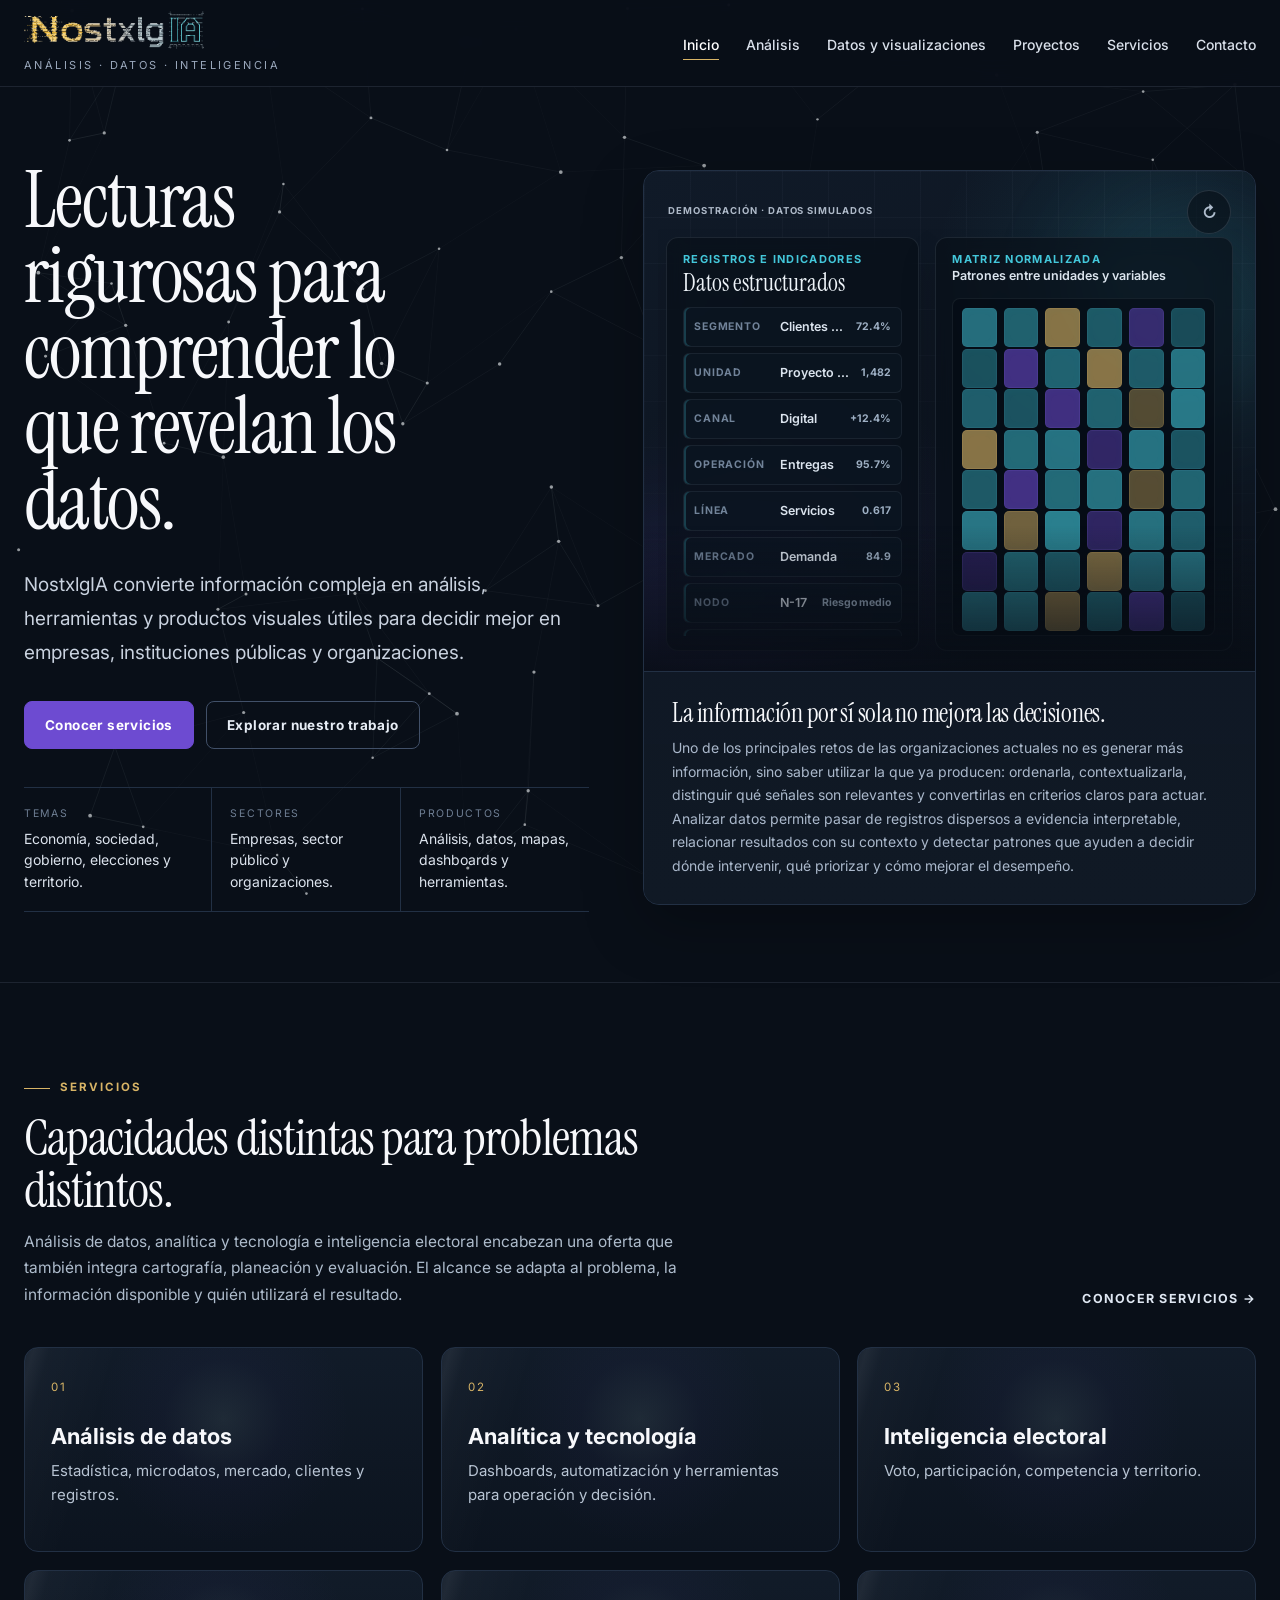
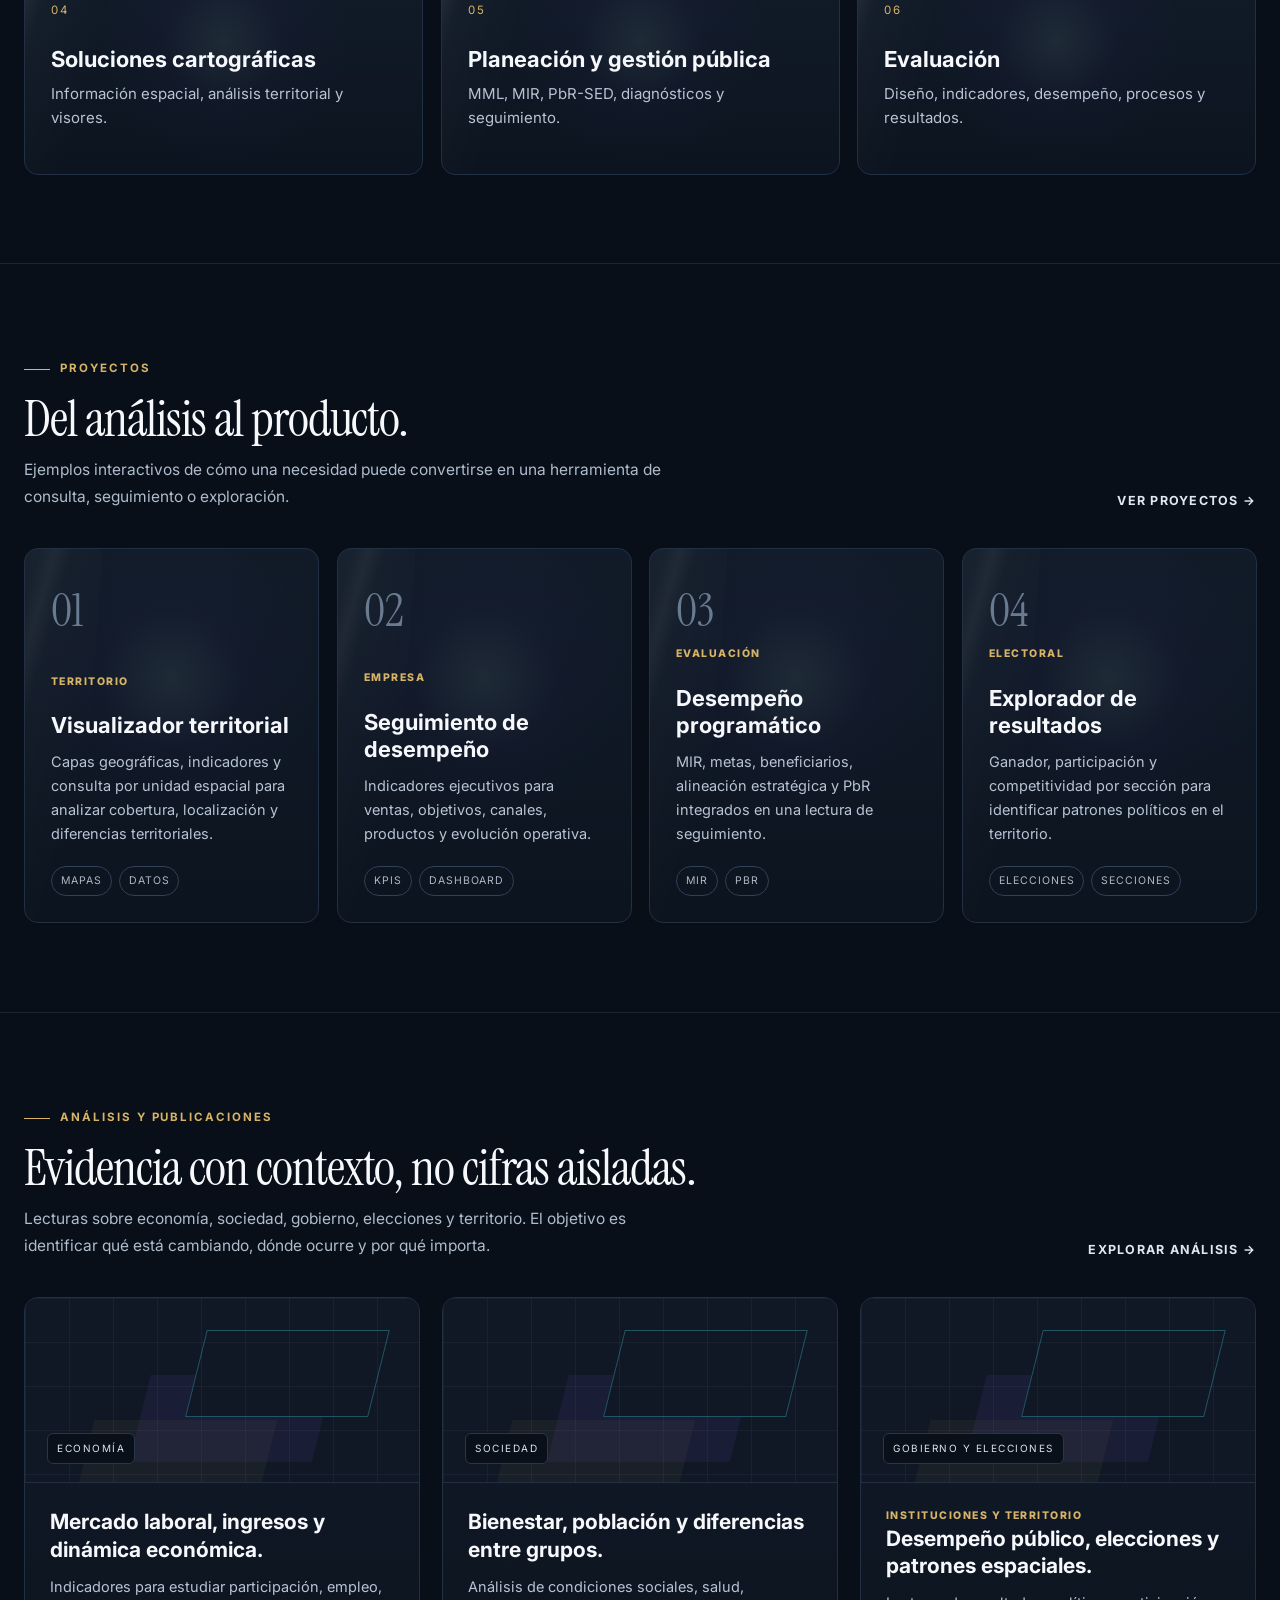
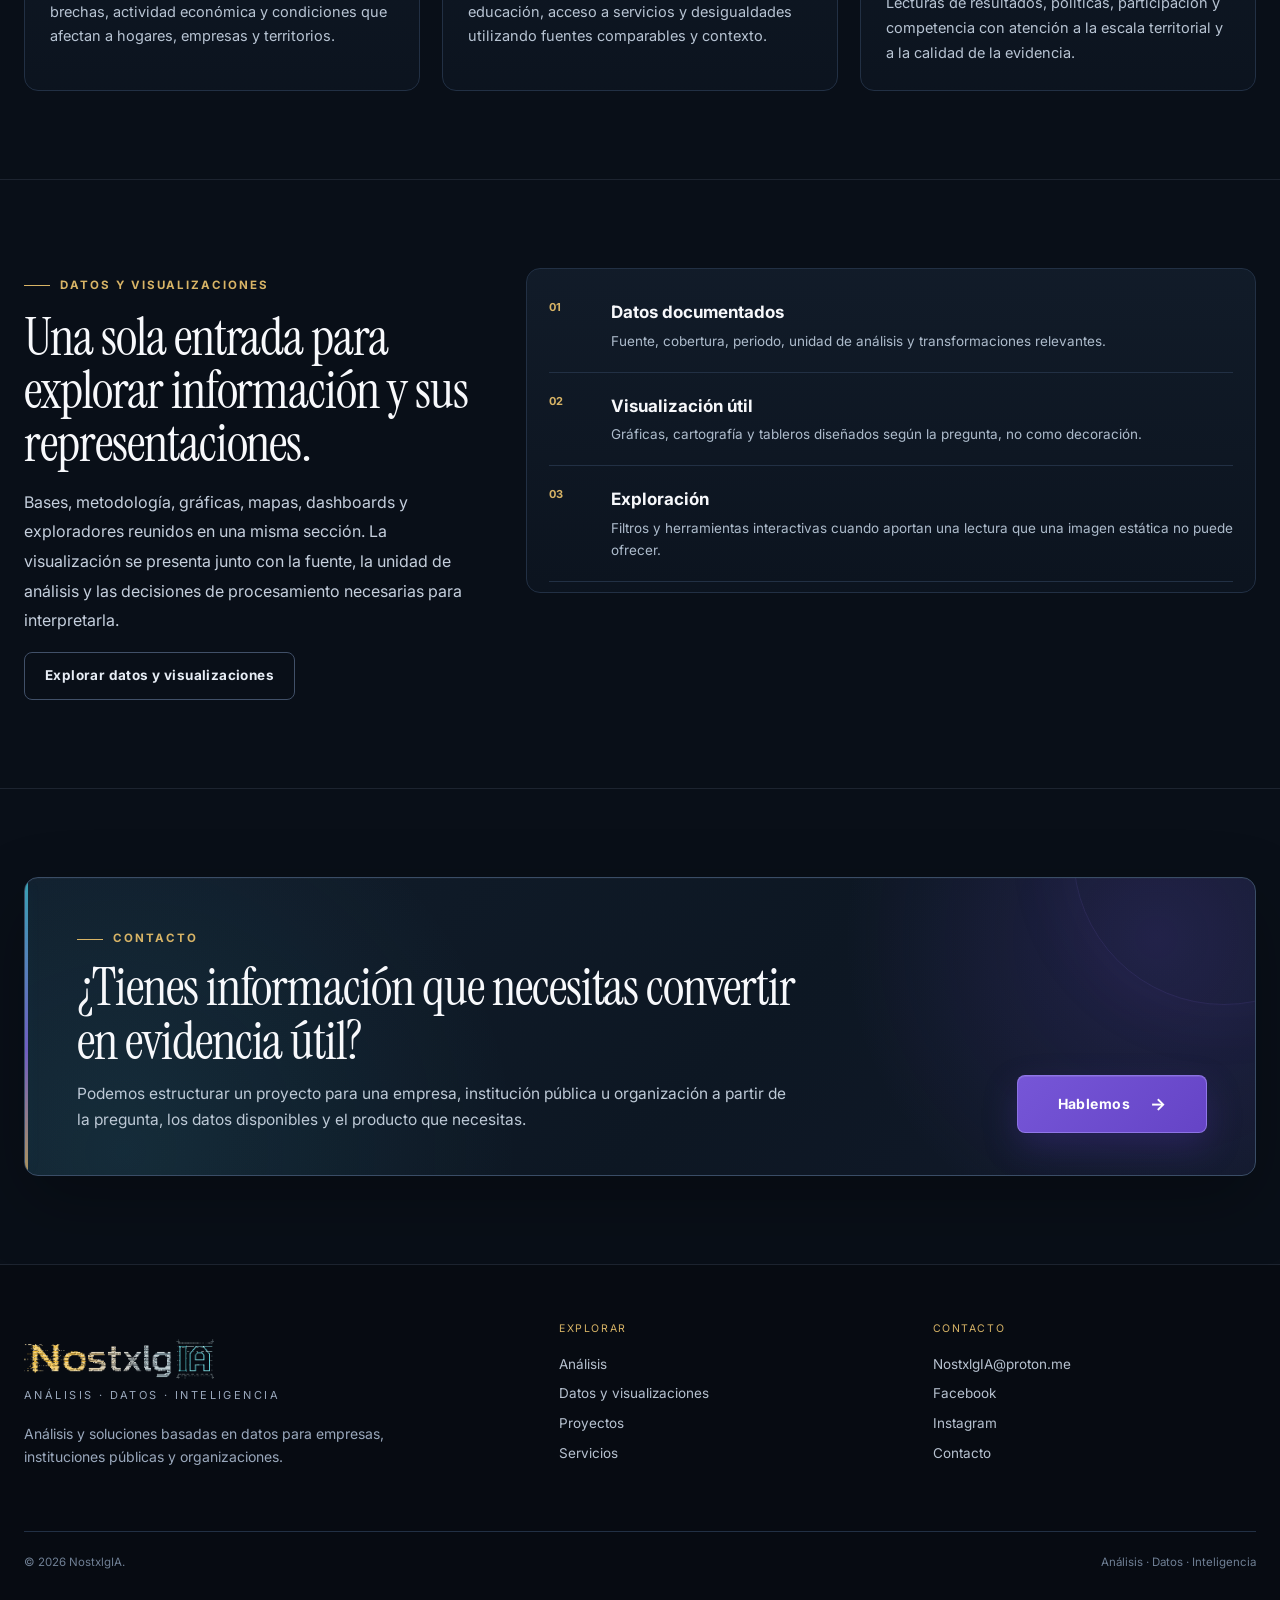
<file: index.html>
<!DOCTYPE html>
<html lang="es">
<head><script src="/assets/js/url-clean.js?v=20261102"></script>
<meta charset="utf-8"/>
<meta content="width=device-width,initial-scale=1" name="viewport"/>
<title>NostxlgIA — Análisis · Datos · Inteligencia</title><meta property="og:type" content="website"/><meta property="og:site_name" content="NostxlgIA"/><meta property="og:title" content="NostxlgIA — Análisis · Datos · Inteligencia"/><meta property="og:description" content="Análisis, datos, cartografía, evaluación y soluciones analíticas para empresas, instituciones y organizaciones."/><meta property="og:url" content="https://nostxlgia.com/"/><meta name="twitter:card" content="summary"/><meta name="twitter:title" content="NostxlgIA — Análisis · Datos · Inteligencia"/><meta name="twitter:description" content="Análisis, datos, cartografía, evaluación y soluciones analíticas para empresas, instituciones y organizaciones."/><link rel="canonical" href="https://nostxlgia.com/"/>
<meta content="Análisis, datos, cartografía, evaluación y soluciones analíticas para empresas, instituciones y organizaciones." name="description"/>
<meta content="#090f18" name="theme-color"/>
<link href="assets/images/favicon.svg" rel="icon" type="image/svg+xml"/>
<link href="https://fonts.googleapis.com" rel="preconnect"/>
<link crossorigin="" href="https://fonts.gstatic.com" rel="preconnect"/>
<link href="https://fonts.googleapis.com/css2?family=Instrument+Serif:ital@0;1&amp;family=Inter:wght@400;500;600;700;800&amp;display=swap" rel="stylesheet"/>
<link href="assets/css/styles.css" rel="stylesheet"/>
<link href="assets/css/site-refinement.css" rel="stylesheet"/>
<link data-site-polish href="assets/css/site-polish.css?v=20260911-ab1" rel="stylesheet"/>
<link href="assets/css/home.css?v=20261105-project-links" rel="stylesheet"/>
</head>
<body class="home-page"><a class="skip-link" href="#contenido">Saltar al contenido</a>
<header class="site-header"><div class="container header-inner">
<a aria-label="NostxlgIA, inicio" class="brand" href="./"><span class="brand-name">NostxlgIA</span><span class="brand-subtitle">Análisis · Datos · Inteligencia</span></a>
<button aria-expanded="false" aria-label="Abrir navegación" class="nav-toggle"><span></span><span></span><span></span></button>
<nav aria-label="Navegación principal" class="nav"><a class="active" href="./">Inicio</a><a href="analisis/">Análisis</a><a href="datos/">Datos y visualizaciones</a><a href="proyectos/">Proyectos</a><a href="servicios/">Servicios</a><a href="contacto/">Contacto</a></nav>
</div></header>
<main id="contenido" tabindex="-1">
<section class="section hero"><div class="container hero-grid">
<div>
<h1 class="display">Lecturas rigurosas para comprender lo que revelan los datos.</h1>
<p class="hero-lead">NostxlgIA convierte información compleja en análisis, herramientas y productos visuales útiles para decidir mejor en empresas, instituciones públicas y organizaciones.</p>
<div class="actions"><a class="btn btn-primary" href="servicios/">Conocer servicios</a><a class="btn btn-outline" href="proyectos/">Explorar nuestro trabajo</a></div>
<div class="meta-strip"><div class="meta-item"><div class="meta-label">Temas</div><div class="meta-value">Economía, sociedad, gobierno, elecciones y territorio.</div></div><div class="meta-item"><div class="meta-label">Sectores</div><div class="meta-value">Empresas, sector público y organizaciones.</div></div><div class="meta-item"><div class="meta-label">Productos</div><div class="meta-value">Análisis, datos, mapas, dashboards y herramientas.</div></div></div>
</div>
<div class="editorial-visual data-territory-visual hero-vnext" data-territory-visual data-phase="data">
<div class="visual-top territory-stage" role="group" aria-label="Visual interactivo: registros, análisis y territorio">
<div class="visual-grid-lines" aria-hidden="true"></div><div class="territory-glow territory-glow-cyan" aria-hidden="true"></div><div class="territory-glow territory-glow-purple" aria-hidden="true"></div>
<div class="territory-header"><div class="visual-kicker">Demostración · datos simulados</div><div class="territory-toolbar"><button class="territory-control" type="button" data-hero-replay aria-label="Reiniciar visual">↻</button></div></div>
<div class="territory-scene">
<section class="data-workbench scene-layer" data-scene="data" aria-label="Registros e indicadores" inert><div class="data-registers"><div class="data-phase-heading"><div><span class="data-phase-kicker">Registros e indicadores</span><strong>Datos estructurados</strong></div></div><div class="data-record-list" data-record-list></div></div><div class="data-matrix-panel"><div class="data-matrix-heading"><div><span>Matriz normalizada</span><strong>Patrones entre unidades y variables</strong></div></div><div class="data-matrix" data-matrix role="grid" aria-label="Matriz interactiva de datos"></div></div></section>
<section class="bars-scene scene-layer" data-scene="bars" aria-label="Comparación de indicadores" inert><div class="bars-chart" role="group" aria-label="Gráfica de barras interactiva"><div class="bars-grid" aria-hidden="true"></div><div class="bars-axis bars-axis-y" aria-hidden="true"></div><div class="bars-axis bars-axis-x" aria-hidden="true"></div><button class="chart-bar" type="button" tabindex="-1" style="--value:72.4"><span class="bar-fill"></span><span class="bar-cap"></span><span class="bar-label">Operación</span><span class="bar-tooltip"><strong></strong><em></em><small></small></span></button><button class="chart-bar" type="button" tabindex="-1" style="--value:58.1"><span class="bar-fill"></span><span class="bar-cap"></span><span class="bar-label">Comercial</span><span class="bar-tooltip"><strong></strong><em></em><small></small></span></button><button class="chart-bar" type="button" tabindex="-1" style="--value:84.9"><span class="bar-fill"></span><span class="bar-cap"></span><span class="bar-label">Servicios</span><span class="bar-tooltip"><strong></strong><em></em><small></small></span></button><button class="chart-bar" type="button" tabindex="-1" style="--value:46.2"><span class="bar-fill"></span><span class="bar-cap"></span><span class="bar-label">Digital</span><span class="bar-tooltip"><strong></strong><em></em><small></small></span></button><button class="chart-bar" type="button" tabindex="-1" style="--value:66.7"><span class="bar-fill"></span><span class="bar-cap"></span><span class="bar-label">Logística</span><span class="bar-tooltip"><strong></strong><em></em><small></small></span></button></div></section>
<svg class="analysis-svg scene-layer" data-scene="line" viewBox="0 0 680 360" role="img" aria-label="Tendencia de un indicador"><defs><filter id="trendGlow" x="-50%" y="-50%" width="200%" height="200%"><feGaussianBlur stdDeviation="3" result="blur"/><feMerge><feMergeNode in="blur"/><feMergeNode in="SourceGraphic"/></feMerge></filter></defs><g class="trend-grid" aria-hidden="true"><line x1="92" y1="286" x2="612" y2="286"/><line x1="92" y1="232" x2="612" y2="232"/><line x1="92" y1="178" x2="612" y2="178"/><line x1="92" y1="124" x2="612" y2="124"/></g><line class="chart-axis" x1="92" y1="300" x2="612" y2="300"/><line class="chart-axis" x1="92" y1="300" x2="92" y2="88"/><path class="analysis-trend" d="M108 264 C119.3 259.7 153.3 244.7 176 238 C198.7 231.3 221.3 230 244 224 C266.7 218 289.3 209.7 312 202 C334.7 194.3 357.3 188 380 178 C402.7 168 424.7 150.7 448 142 C471.3 133.3 493.7 132.7 520 126 C546.3 119.3 591.7 106 606 102"/><g class="trend-points"><circle class="analysis-dot" cx="108" cy="264" r="5"/><circle class="analysis-dot" cx="176" cy="238" r="4"/><circle class="analysis-dot" cx="244" cy="224" r="5"/><circle class="analysis-dot" cx="312" cy="202" r="4"/><circle class="analysis-dot" cx="380" cy="178" r="5"/><circle class="analysis-dot" cx="448" cy="142" r="4"/><circle class="analysis-dot" cx="520" cy="126" r="5"/><circle class="analysis-dot" cx="606" cy="102" r="4"/></g><text class="analysis-metric" x="538" y="84">+12.4%</text><text class="trend-label" x="104" y="324">T1</text><text class="trend-label" x="236" y="324">T2</text><text class="trend-label" x="372" y="324">T3</text><text class="trend-label" x="508" y="324">T4</text></svg>
<div class="city-scene scene-layer" data-scene="territory" data-city-canvas aria-label="Ciudad analítica generada"></div>
<div class="territory-stats scene-layer" data-scene="territory" aria-hidden="true"><div class="territory-stat" style="left:13%;top:27%"><strong>148</strong><span>unidades</span></div><div class="territory-stat territory-stat-alt" style="left:83%;top:23%"><strong>84.9%</strong><span>cobertura</span></div><div class="territory-stat" style="left:80%;top:55%"><strong>6</strong><span>zonas</span></div><div class="territory-stat territory-stat-alt" style="left:18%;top:66%"><strong>72.4</strong><span>índice</span></div><div class="territory-stat territory-stat-purple" style="left:57%;top:80%"><strong>3.4k</strong><span>registros</span></div></div>
</div></div>
<div class="visual-caption"><h3>La información por sí sola no mejora las decisiones.</h3><p>Uno de los principales retos de las organizaciones actuales no es generar más información, sino saber utilizar la que ya producen: ordenarla, contextualizarla, distinguir qué señales son relevantes y convertirlas en criterios claros para actuar. Analizar datos permite pasar de registros dispersos a evidencia interpretable, relacionar resultados con su contexto y detectar patrones que ayuden a decidir dónde intervenir, qué priorizar y cómo mejorar el desempeño.</p></div><div class="color-key"><div class="key-cyan">Datos</div><div class="key-purple">Análisis</div><div class="key-gold">Territorio</div></div>
</div></div></section>

<section class="section section-pad"><div class="container"><div class="section-head"><div class="section-head-copy"><span class="eyebrow">Servicios</span><h2 class="display">Capacidades distintas para problemas distintos.</h2><p>Análisis de datos, analítica y tecnología e inteligencia electoral encabezan una oferta que también integra cartografía, planeación y evaluación. El alcance se adapta al problema, la información disponible y quién utilizará el resultado.</p></div><a class="text-link" href="servicios/">Conocer servicios →</a></div><div class="services-preview"><a class="service-mini" href="servicios/#datos"><span class="service-no">01</span><h3>Análisis de datos</h3><p>Estadística, microdatos, mercado, clientes y registros.</p></a><a class="service-mini" href="servicios/#tecnologia"><span class="service-no">02</span><h3>Analítica y tecnología</h3><p>Dashboards, automatización y herramientas para operación y decisión.</p></a><a class="service-mini" href="servicios/#electoral"><span class="service-no">03</span><h3>Inteligencia electoral</h3><p>Voto, participación, competencia y territorio.</p></a><a class="service-mini" href="servicios/#cartografia"><span class="service-no">04</span><h3>Soluciones cartográficas</h3><p>Información espacial, análisis territorial y visores.</p></a><a class="service-mini" href="servicios/#planeacion"><span class="service-no">05</span><h3>Planeación y gestión pública</h3><p>MML, MIR, PbR-SED, diagnósticos y seguimiento.</p></a><a class="service-mini" href="servicios/#evaluacion"><span class="service-no">06</span><h3>Evaluación</h3><p>Diseño, indicadores, desempeño, procesos y resultados.</p></a></div></div></section>

<section class="section section-pad"><div class="container"><div class="section-head"><div class="section-head-copy"><span class="eyebrow">Proyectos</span><h2 class="display">Del análisis al producto.</h2><p>Ejemplos interactivos de cómo una necesidad puede convertirse en una herramienta de consulta, seguimiento o exploración.</p></div><a class="text-link" href="proyectos/">Ver proyectos →</a></div><div class="project-grid home-project-grid"><article class="card project-card"><div class="project-index">01</div><span class="category">Territorio</span><h3><a href="proyectos/#territorio" class="home-project-link">Visualizador territorial</a></h3><p>Capas geográficas, indicadores y consulta por unidad espacial para analizar cobertura, localización y diferencias territoriales.</p><div class="tag-row"><span class="tag">Mapas</span><span class="tag">Datos</span></div></article><article class="card project-card"><div class="project-index">02</div><span class="category">Empresa</span><h3><a href="proyectos/#comercial" class="home-project-link">Seguimiento de desempeño</a></h3><p>Indicadores ejecutivos para ventas, objetivos, canales, productos y evolución operativa.</p><div class="tag-row"><span class="tag">KPIs</span><span class="tag">Dashboard</span></div></article><article class="card project-card"><div class="project-index">03</div><span class="category">Evaluación</span><h3><a href="proyectos/#evaluacion" class="home-project-link">Desempeño programático</a></h3><p>MIR, metas, beneficiarios, alineación estratégica y PbR integrados en una lectura de seguimiento.</p><div class="tag-row"><span class="tag">MIR</span><span class="tag">PbR</span></div></article><article class="card project-card"><div class="project-index">04</div><span class="category">Electoral</span><h3><a href="proyectos/#electoral" class="home-project-link">Explorador de resultados</a></h3><p>Ganador, participación y competitividad por sección para identificar patrones políticos en el territorio.</p><div class="tag-row"><span class="tag">Elecciones</span><span class="tag">Secciones</span></div></article></div></div></section>

<section class="section section-pad"><div class="container"><div class="section-head"><div class="section-head-copy"><span class="eyebrow">Análisis y publicaciones</span><h2 class="display">Evidencia con contexto, no cifras aisladas.</h2><p>Lecturas sobre economía, sociedad, gobierno, elecciones y territorio. El objetivo es identificar qué está cambiando, dónde ocurre y por qué importa.</p></div><a class="text-link" href="analisis/">Explorar análisis →</a></div><div class="card-grid"><article class="card publication-card analysis-card"><div class="media-placeholder"><span class="media-label">Economía</span></div><div class="card-body"><h3 class="card-title">Mercado laboral, ingresos y dinámica económica.</h3><p class="card-copy">Indicadores para estudiar participación, empleo, brechas, actividad económica y condiciones que afectan a hogares, empresas y territorios.</p></div></article><article class="card publication-card analysis-card"><div class="media-placeholder"><span class="media-label">Sociedad</span></div><div class="card-body"><h3 class="card-title">Bienestar, población y diferencias entre grupos.</h3><p class="card-copy">Análisis de condiciones sociales, salud, educación, acceso a servicios y desigualdades utilizando fuentes comparables y contexto.</p></div></article><article class="card publication-card analysis-card"><div class="media-placeholder"><span class="media-label">Gobierno y elecciones</span></div><div class="card-body"><span class="category">Instituciones y territorio</span><h3 class="card-title">Desempeño público, elecciones y patrones espaciales.</h3><p class="card-copy">Lecturas de resultados, políticas, participación y competencia con atención a la escala territorial y a la calidad de la evidencia.</p></div></article></div></div></section>

<section class="section section-pad"><div class="container split-grid"><div><span class="eyebrow">Datos y visualizaciones</span><h2 class="display" style="font-size:52px;line-height:1.02;margin:16px 0 18px">Una sola entrada para explorar información y sus representaciones.</h2><p class="about-copy">Bases, metodología, gráficas, mapas, dashboards y exploradores reunidos en una misma sección. La visualización se presenta junto con la fuente, la unidad de análisis y las decisiones de procesamiento necesarias para interpretarla.</p><a class="btn btn-outline" href="datos/">Explorar datos y visualizaciones</a></div><div class="principles data-viz-principles"><div class="principle"><b>01</b><div><h3>Datos documentados</h3><p>Fuente, cobertura, periodo, unidad de análisis y transformaciones relevantes.</p></div></div><div class="principle"><b>02</b><div><h3>Visualización útil</h3><p>Gráficas, cartografía y tableros diseñados según la pregunta, no como decoración.</p></div></div><div class="principle"><b>03</b><div><h3>Exploración</h3><p>Filtros y herramientas interactivas cuando aportan una lectura que una imagen estática no puede ofrecer.</p></div></div></div></div></section>

<section class="section section-pad"><div class="container"><div class="cta"><div><span class="eyebrow">Contacto</span><h2 class="display">¿Tienes información que necesitas convertir en evidencia útil?</h2><p>Podemos estructurar un proyecto para una empresa, institución pública u organización a partir de la pregunta, los datos disponibles y el producto que necesitas.</p></div><a class="btn btn-primary" href="contacto/">Hablemos</a></div></div></section>
</main>
<footer class="site-footer"><div class="container"><div class="footer-grid"><div class="footer-brand"><a class="brand" href="./"><span class="brand-name">NostxlgIA</span><span class="brand-subtitle">Análisis · Datos · Inteligencia</span></a><p>Análisis y soluciones basadas en datos para empresas, instituciones públicas y organizaciones.</p></div><div><div class="footer-title">Explorar</div><div class="footer-links"><a href="analisis/">Análisis</a><a href="datos/">Datos y visualizaciones</a><a href="proyectos/">Proyectos</a><a href="servicios/">Servicios</a></div></div><div><div class="footer-title">Contacto</div><div class="footer-links"><a href="mailto:NostxlgIA@proton.me">NostxlgIA@proton.me</a><a href="https://www.facebook.com/nostxlgia" rel="noopener" target="_blank">Facebook</a><a href="https://www.instagram.com/nostxlgiamx/" rel="noopener" target="_blank">Instagram</a><a href="contacto/">Contacto</a></div></div></div><div class="footer-bottom"><span>© <span id="year">2026</span> NostxlgIA.</span><span>Análisis · Datos · Inteligencia</span></div></div></footer>
<script data-selection-rainbow="true" src="assets/js/selection-rainbow.js?v=20260911-home2"></script><script data-ambient-network="true" src="assets/js/ambient-network.js?v=20261013-native-click-v1"></script><script data-card-depth="true" src="assets/js/card-depth.js?v=20260911-home2"></script><script src="assets/js/main.js?v=20260911-home2"></script><script src="assets/js/city-scene.js?v=20260913-territory-center"></script><script src="assets/js/hero-visual.js?v=20260911-home2"></script><script>document.getElementById('year').textContent=new Date().getFullYear();</script>
</body></html>
</file>
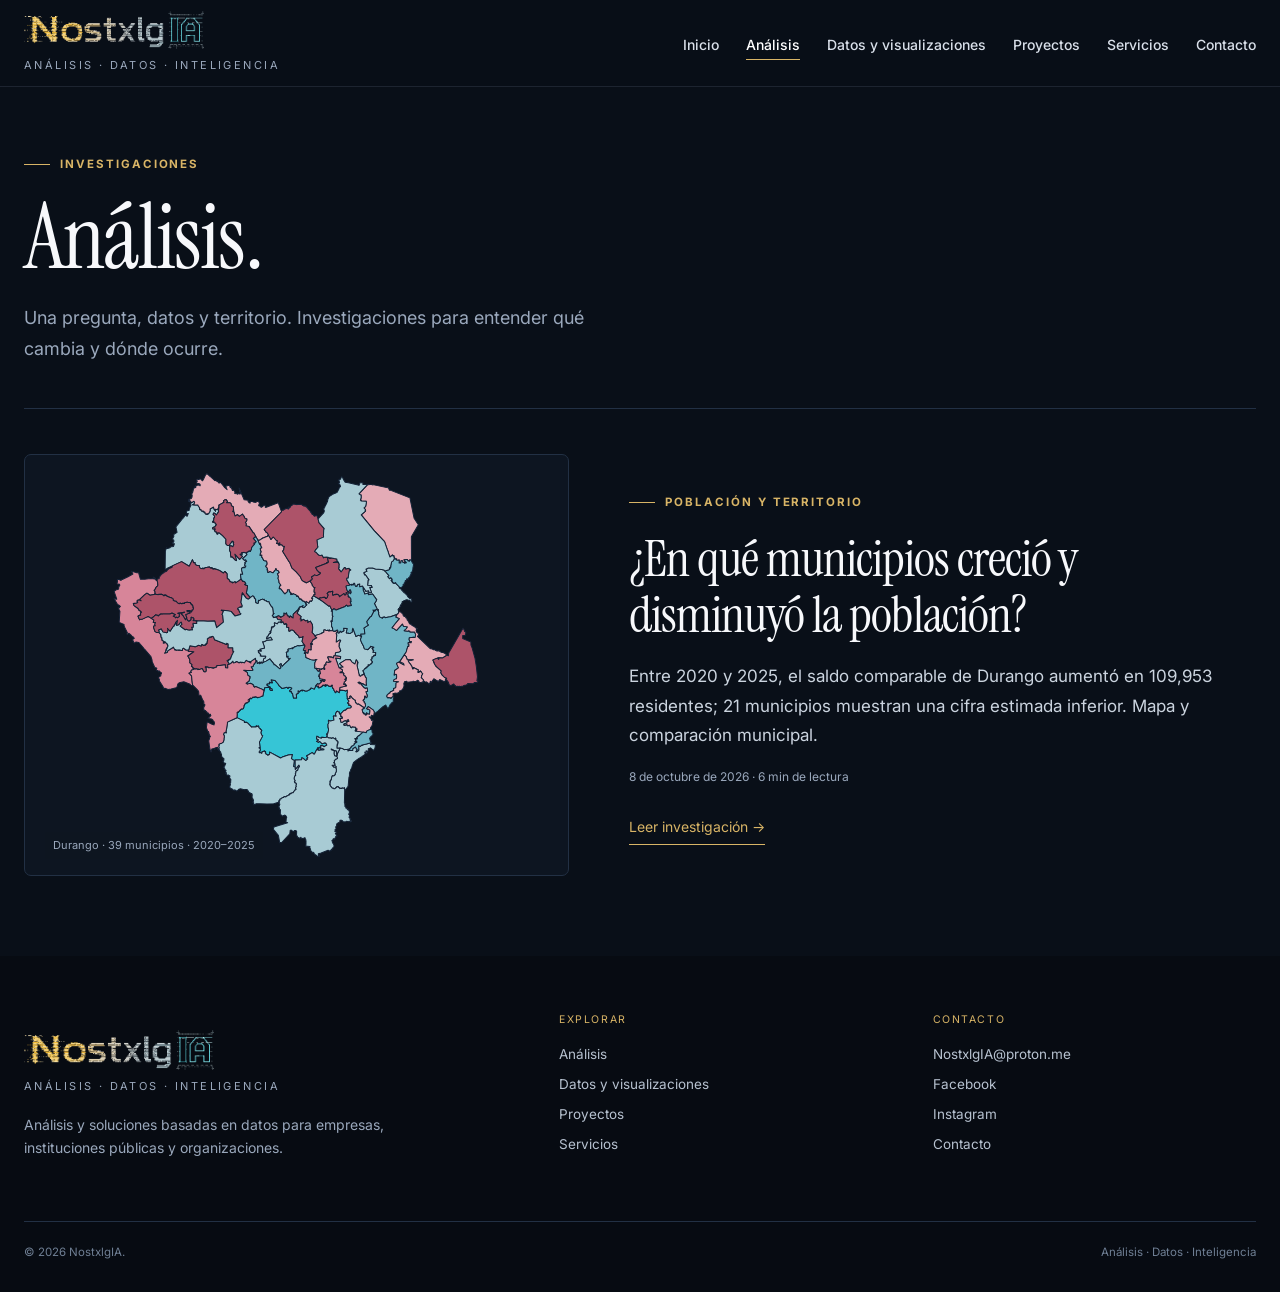
<file: analisis/index.html>
<!doctype html>
<html lang="es"><head>
<script src="/assets/js/url-clean.js?v=20261102"></script>
<meta charset="utf-8"><meta name="viewport" content="width=device-width,initial-scale=1">
<title>Análisis | NostxlgIA</title>
<meta name="description" content="Investigaciones de NostxlgIA sobre población, economía, sociedad y territorio. Explora los datos y las diferencias detrás de cada pregunta."><meta name="theme-color" content="#090f18">
<link rel="canonical" href="https://nostxlgia.com/analisis/">
<meta property="og:type" content="website"><meta property="og:locale" content="es_MX"><meta property="og:site_name" content="NostxlgIA">
<meta property="og:title" content="Análisis"><meta property="og:description" content="Investigaciones de NostxlgIA sobre población, economía, sociedad y territorio. Explora los datos y las diferencias detrás de cada pregunta."><meta property="og:url" content="https://nostxlgia.com/analisis/">
<meta property="og:image" content="https://nostxlgia.com/assets/images/analisis/poblacion-durango-social.png"><meta property="og:image:width" content="1200"><meta property="og:image:height" content="630"><meta property="og:image:alt" content="Durango 2020–2025. Mapa de variaciones porcentuales estimadas en 39 municipios.">
<meta name="twitter:card" content="summary_large_image"><meta name="twitter:title" content="Análisis"><meta name="twitter:description" content="Investigaciones de NostxlgIA sobre población, economía, sociedad y territorio. Explora los datos y las diferencias detrás de cada pregunta."><meta name="twitter:image" content="https://nostxlgia.com/assets/images/analisis/poblacion-durango-social.png">
<link rel="icon" type="image/svg+xml" href="/assets/images/favicon.svg">
<link rel="preconnect" href="https://fonts.googleapis.com"><link rel="preconnect" href="https://fonts.gstatic.com" crossorigin>
<link href="https://fonts.googleapis.com/css2?family=Instrument+Serif:ital@0;1&amp;family=Inter:wght@400;500;600;700;800&amp;display=swap" rel="stylesheet">
<link rel="stylesheet" href="/assets/css/styles.css?v=20261103-audit1"><link rel="stylesheet" href="/assets/css/site-polish.css" data-site-polish><link rel="stylesheet" href="/assets/css/editorial.css?v=20261103-comparison2">
<script type="application/ld+json">{"@context": "https://schema.org", "@type": "CollectionPage", "name": "Análisis | NostxlgIA", "url": "https://nostxlgia.com/analisis/", "hasPart": [{"@type": "Article", "headline": "¿En qué municipios creció y disminuyó la población?", "url": "https://nostxlgia.com/analisis/poblacion-durango/"}]}</script>
</head><body class="editorial-page"><a class="skip-link" href="#contenido">Saltar al contenido</a><header class="site-header"><div class="container header-inner"><a aria-label="NostxlgIA, inicio" class="brand" href="/"><span class="brand-name">NostxlgIA</span><span class="brand-subtitle">Análisis · Datos · Inteligencia</span></a><button aria-expanded="false" aria-label="Abrir navegación" class="nav-toggle"><span></span><span></span><span></span></button><nav aria-label="Navegación principal" class="nav"><a href="/">Inicio</a><a class="active" aria-current="page" href="/analisis/">Análisis</a><a href="/datos/">Datos y visualizaciones</a><a href="/proyectos/">Proyectos</a><a href="/servicios/">Servicios</a><a href="/contacto/">Contacto</a></nav></div></header><main id="contenido"><div class="container"><header class="catalog-heading"><span class="eyebrow">Investigaciones</span><h1 class="display">Análisis.</h1><p>Una pregunta, datos y territorio. Investigaciones para entender qué cambia y dónde ocurre.</p></header><section class="catalog-list" aria-label="Investigaciones publicadas"><article class="catalog-article"><a class="catalog-map" href="poblacion-durango/" tabindex="-1" aria-hidden="true"><img src="/assets/images/analisis/durango-municipios-interactive.svg" width="670" height="680" alt="" fetchpriority="high"><span>Durango · 39 municipios · 2020–2025</span></a><div class="catalog-copy"><span class="eyebrow">Población y territorio</span><h2 class="display"><a href="poblacion-durango/">¿En qué municipios creció y disminuyó la población?</a></h2><p>Entre 2020 y 2025, el saldo comparable de Durango aumentó en 109,953 residentes; 21 municipios muestran una cifra estimada inferior. Mapa y comparación municipal.</p><div class="catalog-meta"><time datetime="2026-10-08">8 de octubre de 2026</time> · 6 min de lectura</div><a class="catalog-link" href="poblacion-durango/">Leer investigación →</a></div></article></section></div></main><footer class="site-footer"><div class="container"><div class="footer-grid"><div class="footer-brand"><a class="brand" href="/"><span class="brand-name">NostxlgIA</span><span class="brand-subtitle">Análisis · Datos · Inteligencia</span></a><p>Análisis y soluciones basadas en datos para empresas, instituciones públicas y organizaciones.</p></div><div><div class="footer-title">Explorar</div><div class="footer-links"><a href="/analisis/">Análisis</a><a href="/datos/">Datos y visualizaciones</a><a href="/proyectos/">Proyectos</a><a href="/servicios/">Servicios</a></div></div><div><div class="footer-title">Contacto</div><div class="footer-links"><a href="mailto:NostxlgIA@proton.me">NostxlgIA@proton.me</a><a href="https://www.facebook.com/nostxlgia" rel="noopener" target="_blank">Facebook</a><a href="https://www.instagram.com/nostxlgiamx/" rel="noopener" target="_blank">Instagram</a><a href="/contacto/">Contacto</a></div></div></div><div class="footer-bottom"><span>© <span id="year">2026</span> NostxlgIA.</span><span>Análisis · Datos · Inteligencia</span></div></div></footer><script src="/assets/js/main.js?v=20261102"></script></body></html>
</file>
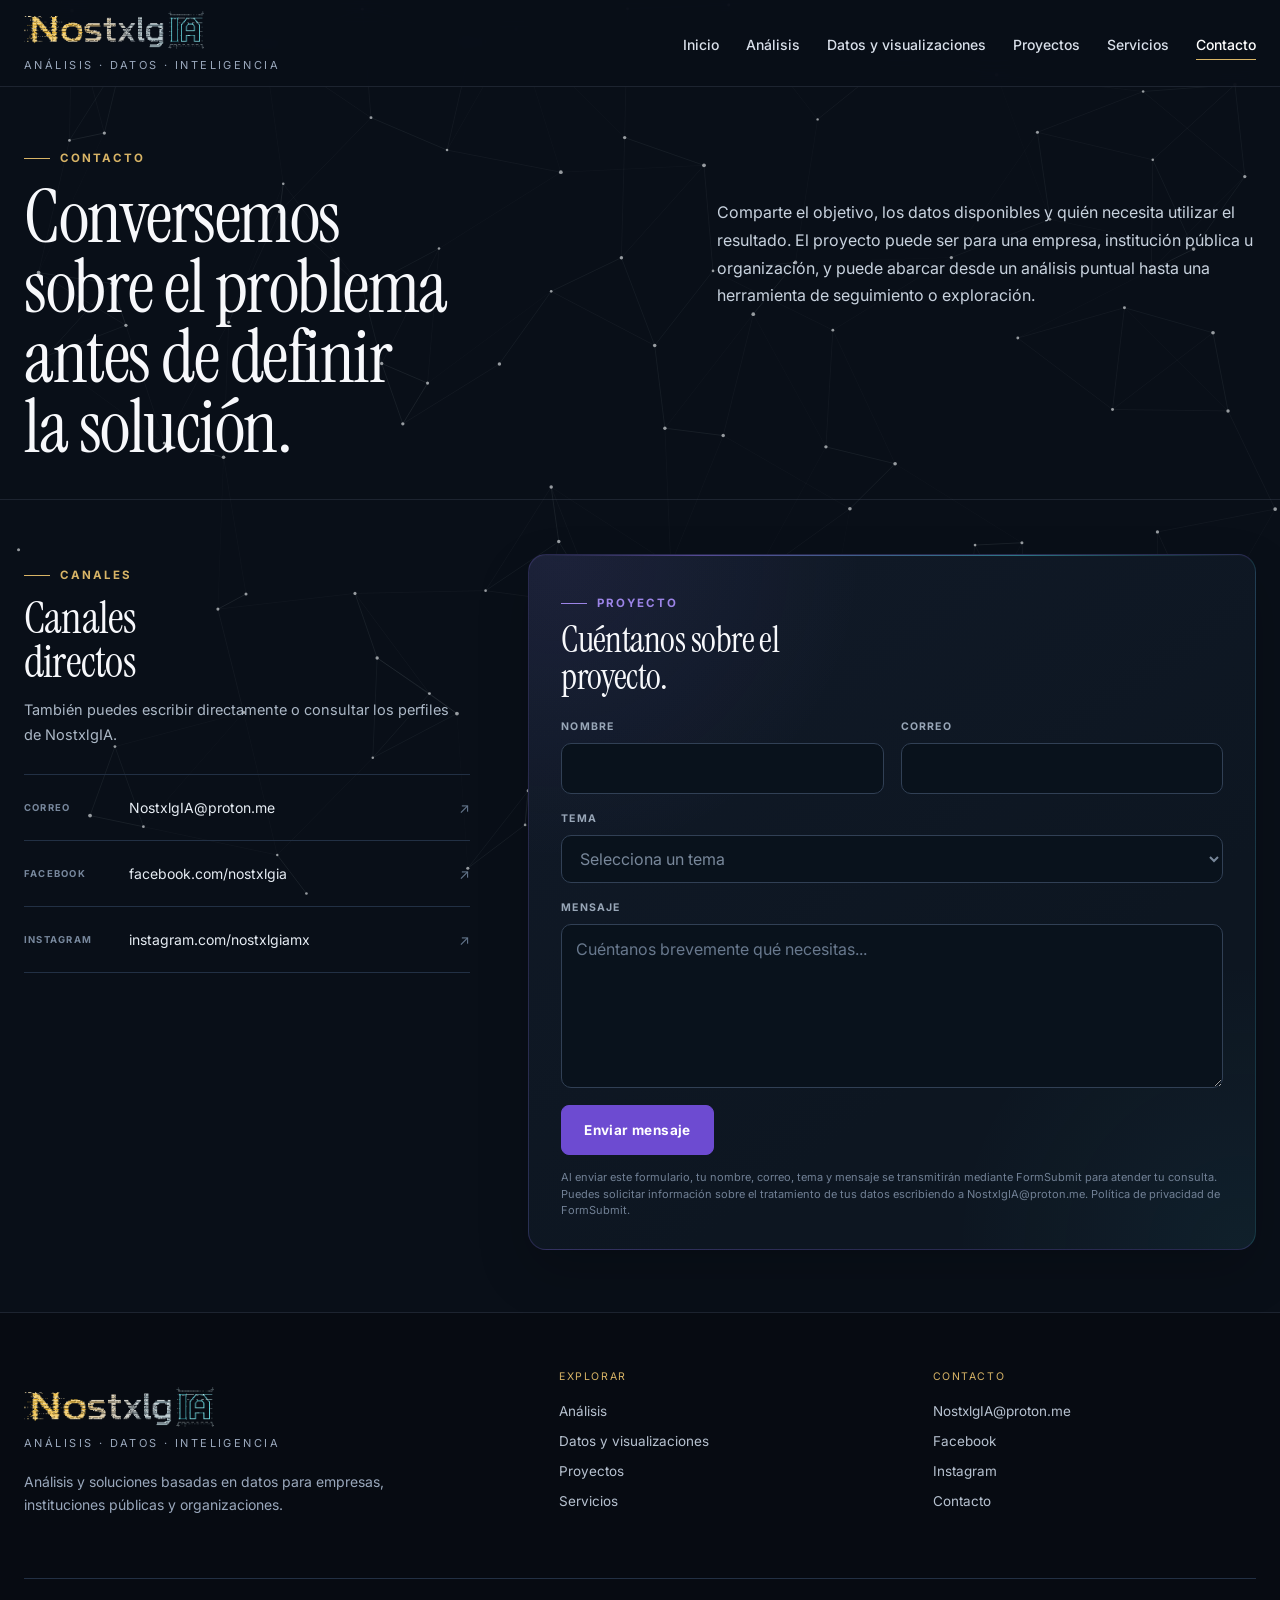
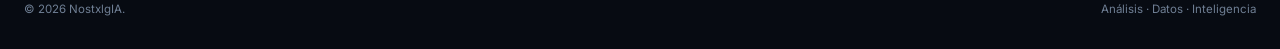
<file: contacto/index.html>
<!DOCTYPE html>
<html lang="es"><head><script src="/assets/js/url-clean.js?v=20261102"></script><meta charset="utf-8"/><meta content="width=device-width,initial-scale=1" name="viewport"/><title>Contacto | NostxlgIA</title><meta property="og:type" content="website"/><meta property="og:site_name" content="NostxlgIA"/><meta property="og:title" content="Contacto | NostxlgIA"/><meta property="og:description" content="Contacto para proyectos de análisis, evaluación, datos, cartografía, visualización, tecnología e inteligencia electoral."/><meta property="og:url" content="https://nostxlgia.com/contacto/"/><meta name="twitter:card" content="summary"/><meta name="twitter:title" content="Contacto | NostxlgIA"/><meta name="twitter:description" content="Contacto para proyectos de análisis, evaluación, datos, cartografía, visualización, tecnología e inteligencia electoral."/><link rel="canonical" href="https://nostxlgia.com/contacto/"/><meta content="Contacto para proyectos de análisis, evaluación, datos, cartografía, visualización, tecnología e inteligencia electoral." name="description"/><meta content="#090f18" name="theme-color"/><link href="../assets/images/favicon.svg" rel="icon" type="image/svg+xml"/><link href="https://fonts.googleapis.com" rel="preconnect"/><link crossorigin="" href="https://fonts.gstatic.com" rel="preconnect"/><link href="https://fonts.googleapis.com/css2?family=Instrument+Serif:ital@0;1&amp;family=Inter:wght@400;500;600;700;800&amp;display=swap" rel="stylesheet"/><link href="../assets/css/styles.css" rel="stylesheet"/><link href="../assets/css/site-refinement.css" rel="stylesheet"/><link data-site-polish href="../assets/css/site-polish.css?v=20260918-contact1" rel="stylesheet"/><link href="../assets/css/contact-final.css?v=20260918-contact1" rel="stylesheet"/></head>
<body class="contact-page"><a class="skip-link" href="#contenido">Saltar al contenido</a><header class="site-header"><div class="container header-inner"><a aria-label="NostxlgIA, inicio" class="brand" href="../"><span class="brand-name">NostxlgIA</span><span class="brand-subtitle">Análisis · Datos · Inteligencia</span></a><button aria-expanded="false" aria-label="Abrir navegación" class="nav-toggle"><span></span><span></span><span></span></button><nav aria-label="Navegación principal" class="nav"><a href="../">Inicio</a><a href="../analisis/">Análisis</a><a href="../datos/">Datos y visualizaciones</a><a href="../proyectos/">Proyectos</a><a href="../servicios/">Servicios</a><a class="active" href="./">Contacto</a></nav></div></header>
<main id="contenido" data-contact-page tabindex="-1"><section class="page-hero contact-hero"><div class="container contact-hero-grid"><div class="contact-hero-heading"><span class="eyebrow">Contacto</span><h1 class="display">Conversemos sobre el problema antes de definir la solución.</h1></div><div class="contact-hero-intro"><p>Comparte el objetivo, los datos disponibles y quién necesita utilizar el resultado. El proyecto puede ser para una empresa, institución pública u organización, y puede abarcar desde un análisis puntual hasta una herramienta de seguimiento o exploración.</p></div></div></section>
<section class="section section-pad contact-section"><div class="container contact-layout"><div class="contact-channels"><span class="eyebrow">Canales</span><h2>Canales directos</h2><p class="contact-channels-copy">También puedes escribir directamente o consultar los perfiles de NostxlgIA.</p><div class="contact-cards"><div class="contact-card"><small>Correo</small><a href="mailto:NostxlgIA@proton.me">NostxlgIA@proton.me</a><span class="contact-card-arrow" aria-hidden="true">↗</span></div><div class="contact-card"><small>Facebook</small><a href="https://www.facebook.com/nostxlgia" rel="noopener" target="_blank">facebook.com/nostxlgia</a><span class="contact-card-arrow" aria-hidden="true">↗</span></div><div class="contact-card"><small>Instagram</small><a href="https://www.instagram.com/nostxlgiamx/" rel="noopener" target="_blank">instagram.com/nostxlgiamx</a><span class="contact-card-arrow" aria-hidden="true">↗</span></div></div></div>
<form class="contact-form" data-contact-form=""><div class="contact-form-head"><span class="eyebrow">Proyecto</span><h2>Cuéntanos sobre el proyecto.</h2></div><div class="form-grid"><div class="field"><label for="nombre">Nombre</label><input id="nombre" name="nombre" required="" autocomplete="name"/></div><div class="field"><label for="correo">Correo</label><input id="correo" name="correo" required="" type="email" autocomplete="email"/></div><div class="field full"><label for="asunto">Tema</label><select id="asunto" name="asunto" required><option value="" selected disabled>Selecciona un tema</option><option>Análisis de datos</option><option>Analítica y tecnología</option><option>Inteligencia electoral</option><option>Soluciones cartográficas</option><option>Planeación y gestión pública</option><option>Evaluación</option><option>Análisis empresarial o de mercado</option><option>Otro proyecto</option></select></div><div class="field full"><label for="mensaje">Mensaje</label><textarea id="mensaje" name="mensaje" placeholder="Cuéntanos brevemente qué necesitas..." required=""></textarea></div><input type="text" name="_honey" tabindex="-1" autocomplete="off" aria-hidden="true" style="position:absolute;left:-9999px;width:1px;height:1px;opacity:0"/><div class="field full contact-submit-row"><button class="btn btn-primary" type="submit">Enviar mensaje</button><div aria-live="polite" class="form-status"></div><p class="form-note">Al enviar este formulario, tu nombre, correo, tema y mensaje se transmitirán mediante FormSubmit para atender tu consulta. Puedes solicitar información sobre el tratamiento de tus datos escribiendo a <a href="mailto:NostxlgIA@proton.me">NostxlgIA@proton.me</a>. <a href="https://formsubmit.co/privacy.pdf" target="_blank" rel="noopener noreferrer">Política de privacidad de FormSubmit</a>.</p></div></div></form></div></section></main>
<footer class="site-footer"><div class="container"><div class="footer-grid"><div class="footer-brand"><a class="brand" href="../"><span class="brand-name">NostxlgIA</span><span class="brand-subtitle">Análisis · Datos · Inteligencia</span></a><p>Análisis y soluciones basadas en datos para empresas, instituciones públicas y organizaciones.</p></div><div><div class="footer-title">Explorar</div><div class="footer-links"><a href="../analisis/">Análisis</a><a href="../datos/">Datos y visualizaciones</a><a href="../proyectos/">Proyectos</a><a href="../servicios/">Servicios</a></div></div><div><div class="footer-title">Contacto</div><div class="footer-links"><a href="mailto:NostxlgIA@proton.me">NostxlgIA@proton.me</a><a href="https://www.facebook.com/nostxlgia" rel="noopener" target="_blank">Facebook</a><a href="https://www.instagram.com/nostxlgiamx/" rel="noopener" target="_blank">Instagram</a><a href="./">Contacto</a></div></div></div><div class="footer-bottom"><span>© <span id="year">2026</span> NostxlgIA.</span><span>Análisis · Datos · Inteligencia</span></div></div></footer>
<script src="../assets/js/main.js?v=20260918-contact1"></script>
<script>
(() => {
  const form = document.querySelector('[data-contact-form]');
  if (!form) return;
  const status = form.querySelector('.form-status');
  const button = form.querySelector('button[type="submit"]');
  const endpoint = 'https://formsubmit.co/ajax/NostxlgIA@proton.me';

  form.addEventListener('submit', async (event) => {
    event.preventDefault();
    if (!form.reportValidity() || button.disabled) return;

    const data = new FormData(form);
    if (String(data.get('_honey') || '').trim()) return;

    const payload = {
      nombre: String(data.get('nombre') || '').trim(),
      email: String(data.get('correo') || '').trim(),
      tema: String(data.get('asunto') || 'Proyecto').trim(),
      mensaje: String(data.get('mensaje') || '').trim(),
      _subject: `Consulta NostxlgIA — ${String(data.get('asunto') || 'Proyecto').trim()}`,
      _template: 'table'
    };

    const originalLabel = button.textContent;
    button.disabled = true;
    button.textContent = 'Enviando…';
    if (status) {
      status.className = 'form-status';
      status.textContent = 'Enviando mensaje…';
    }

    try {
      const response = await fetch(endpoint, {
        method: 'POST',
        headers: {'Content-Type':'application/json','Accept':'application/json'},
        body: JSON.stringify(payload)
      });
      if (!response.ok) throw new Error(`HTTP ${response.status}`);
      const result = await response.json();
      if (result?.success === false) throw new Error(result?.message || 'No se pudo enviar');
      form.reset();
      if (status) {
        status.className = 'form-status is-success';
        status.textContent = 'Mensaje enviado. Gracias; te responderemos al correo indicado.';
      }
    } catch (error) {
      if (status) {
        status.className = 'form-status is-error';
        status.textContent = 'No fue posible enviar el mensaje en este momento. Intenta nuevamente.';
      }
    } finally {
      button.disabled = false;
      button.textContent = originalLabel;
    }
  });
})();
document.getElementById('year').textContent=new Date().getFullYear();
</script>
</body></html>
</file>
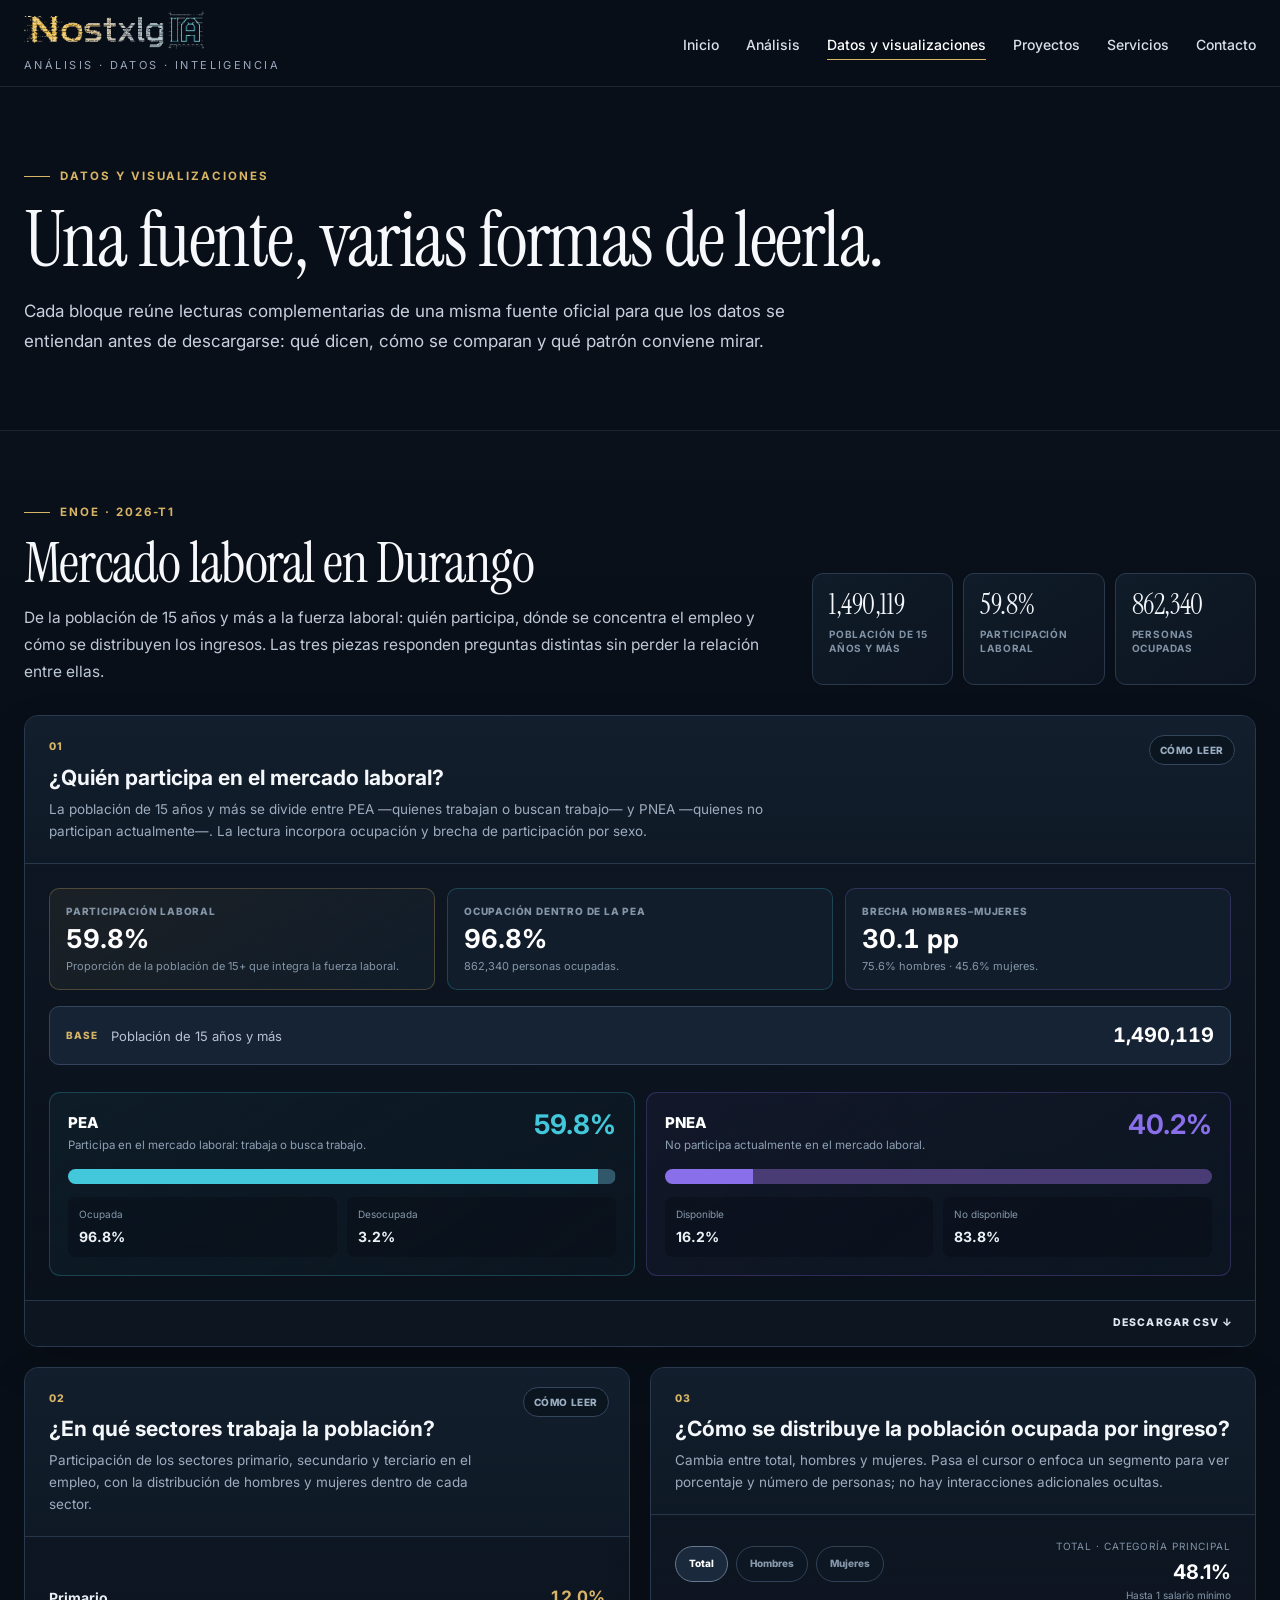
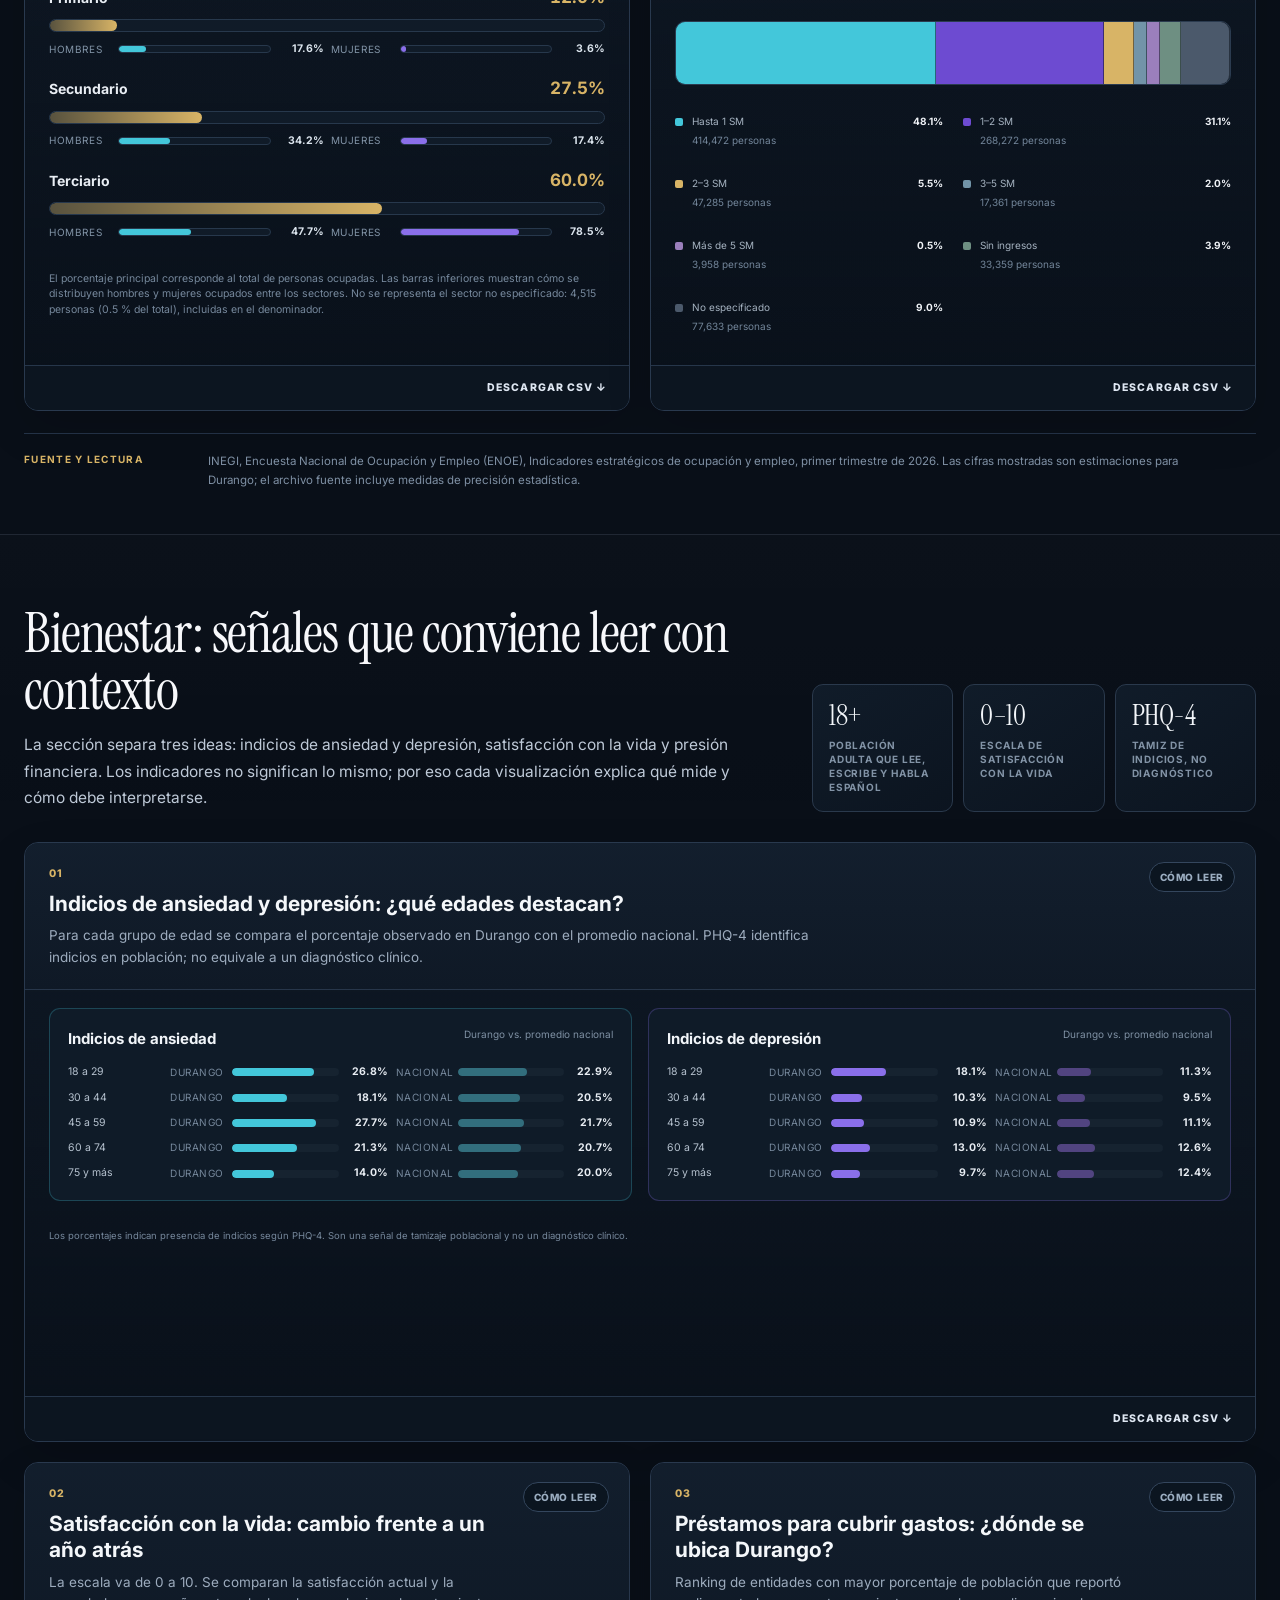
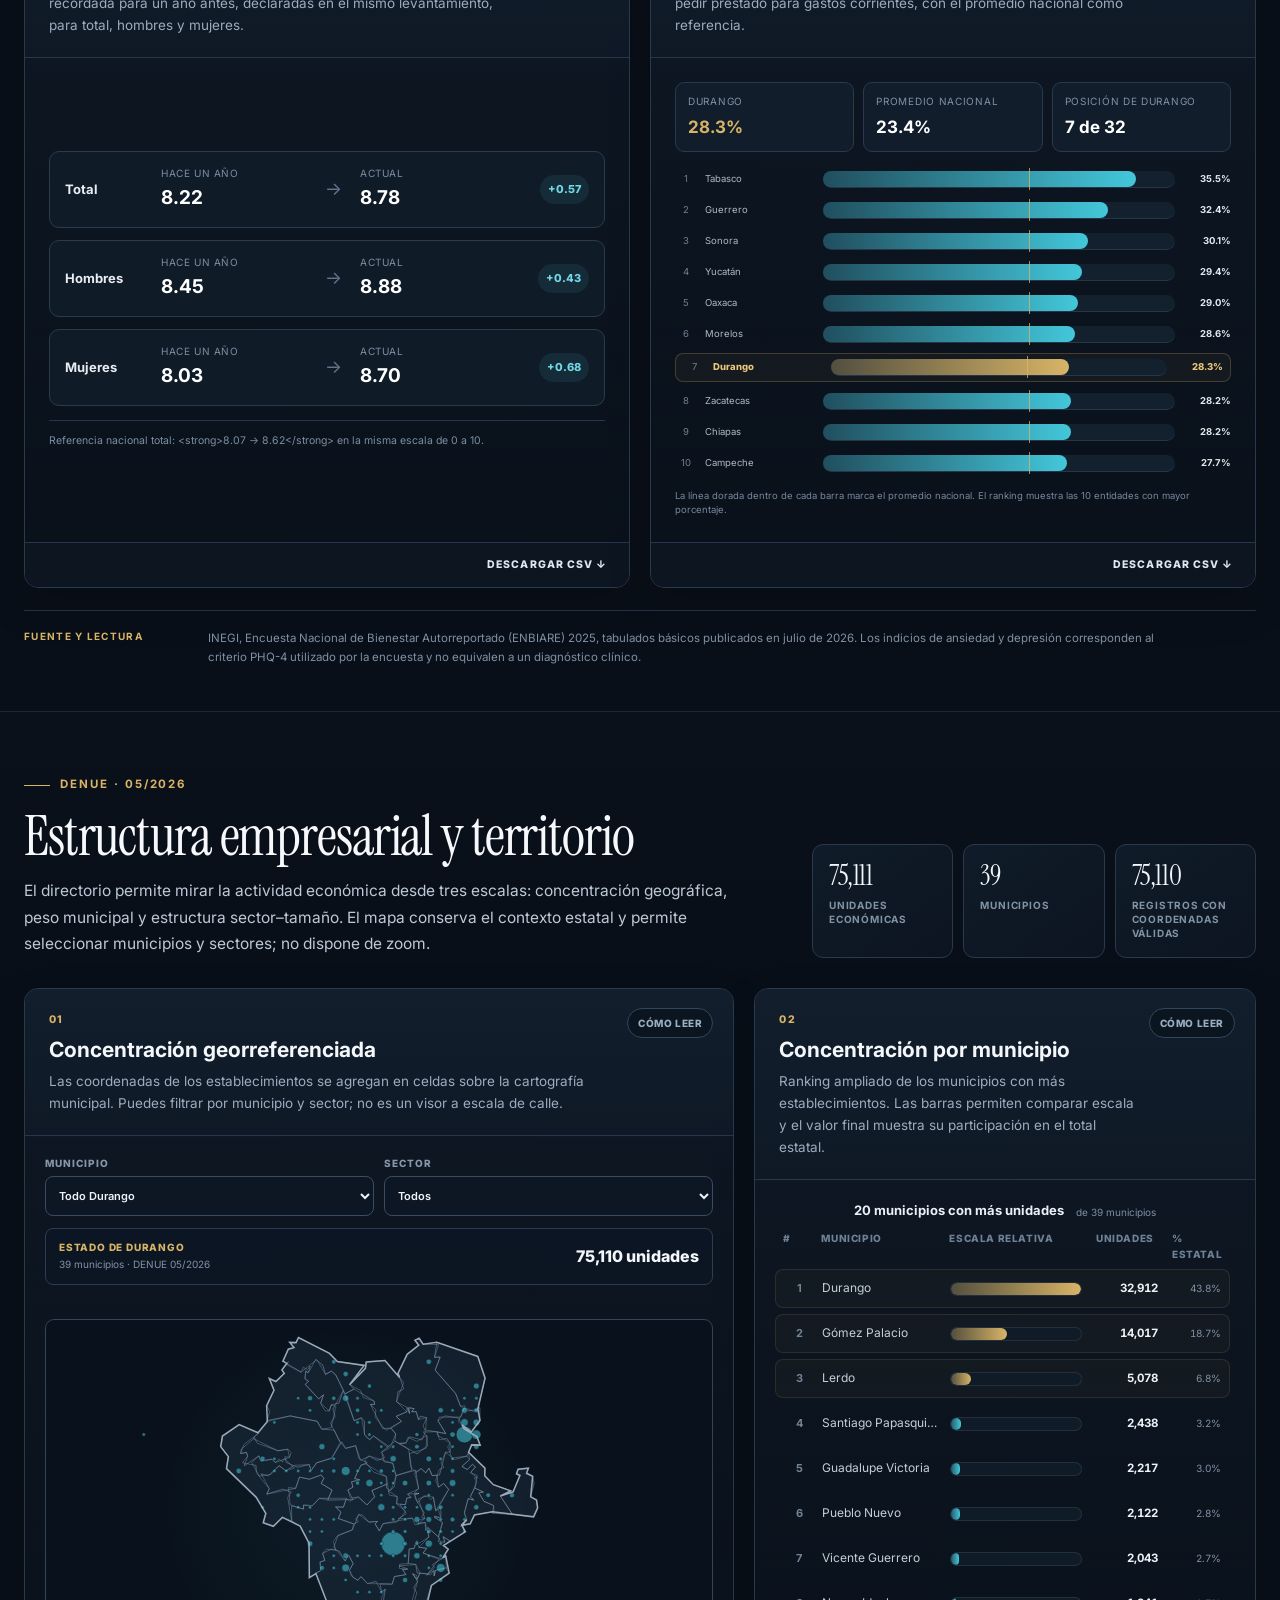
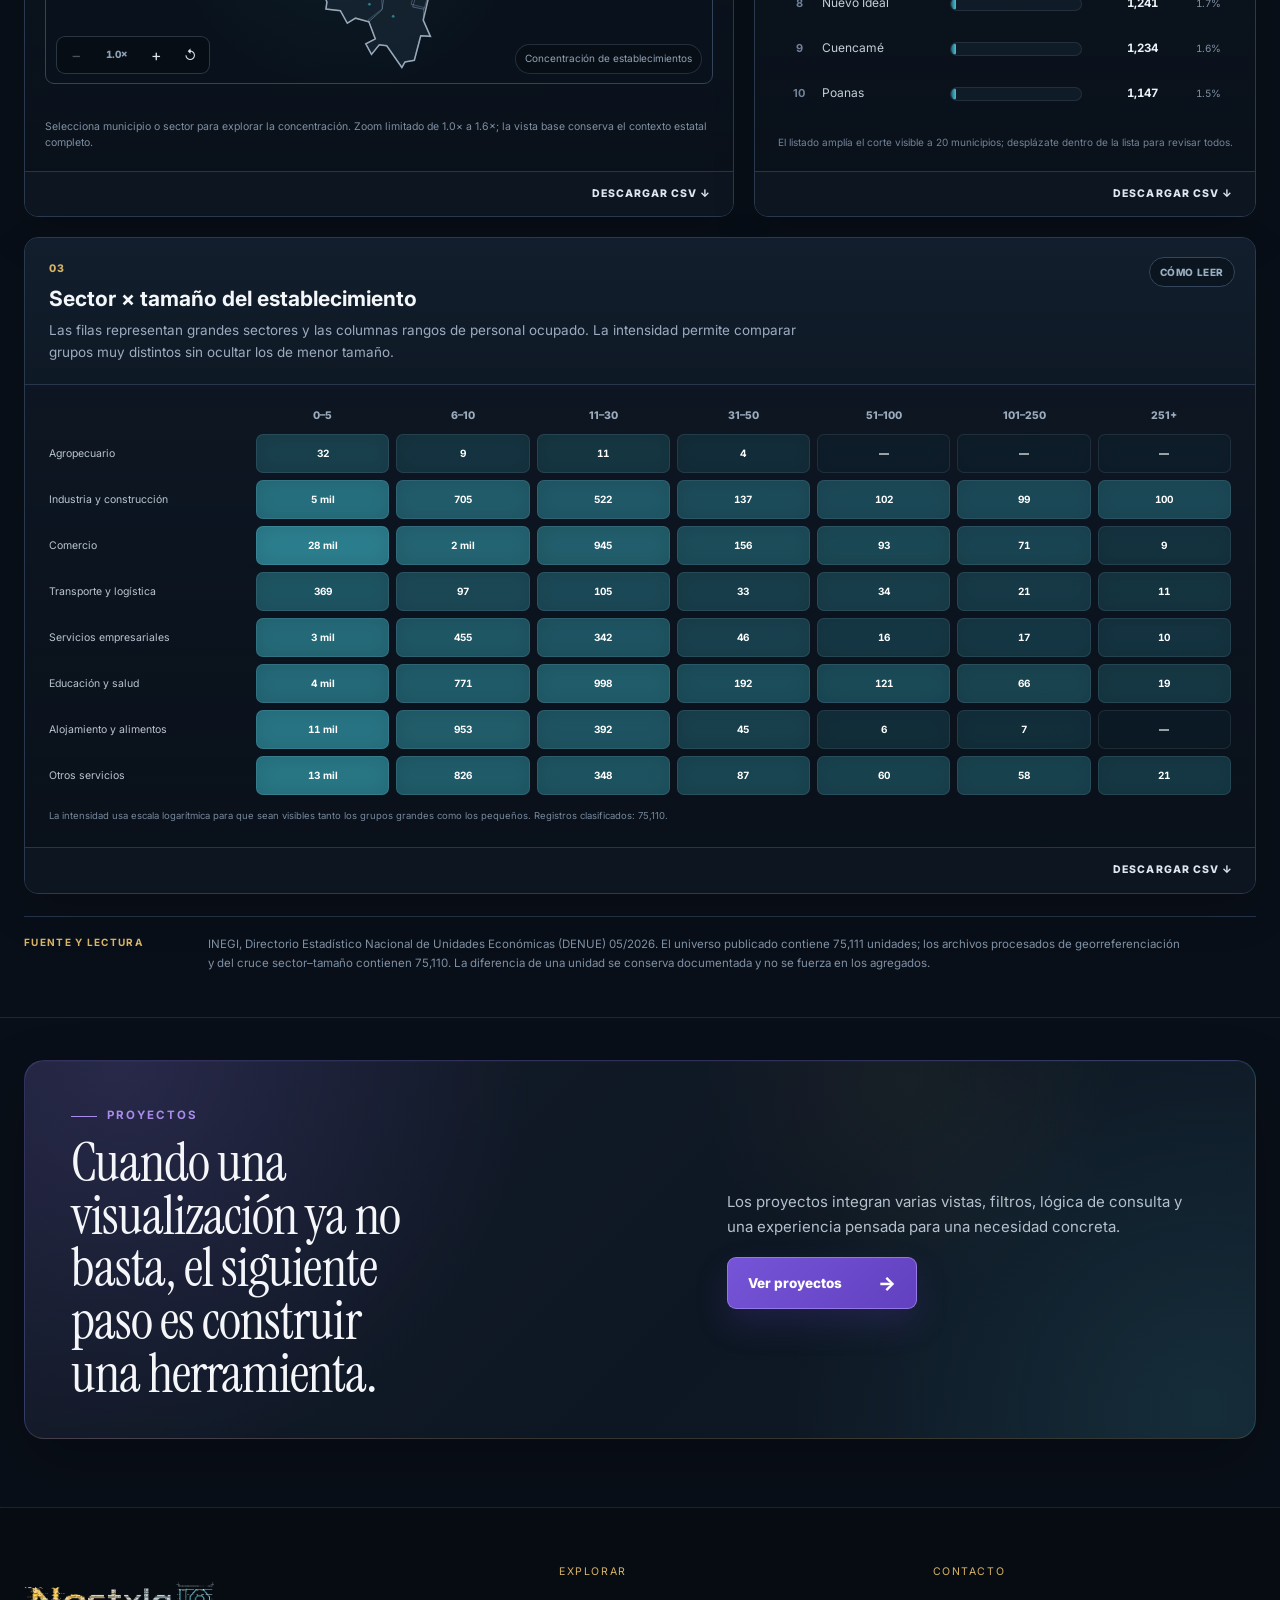
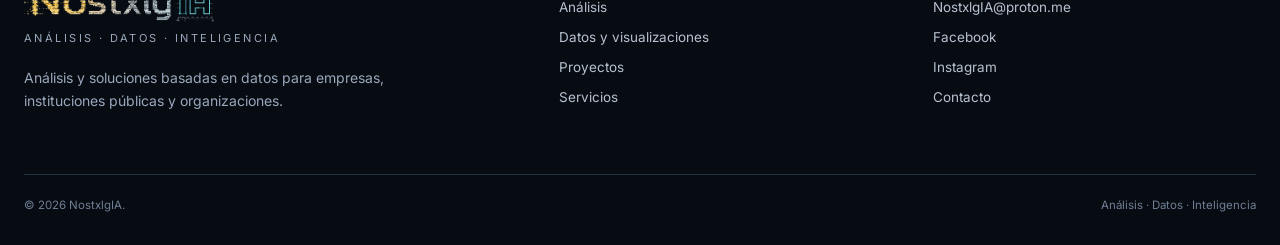
<file: datos/index.html>
<!DOCTYPE html>
<html lang="es">
<head><script src="/assets/js/url-clean.js?v=20261102"></script>
<meta charset="utf-8"/>
<meta content="width=device-width,initial-scale=1" name="viewport"/>
<title>Datos y visualizaciones | NostxlgIA</title><meta property="og:type" content="website"/><meta property="og:site_name" content="NostxlgIA"/><meta property="og:title" content="Datos y visualizaciones | NostxlgIA"/><meta property="og:description" content="Visualizaciones y datos procesados de ENOE, ENBIARE y DENUE para explorar mercado laboral, bienestar y estructura empresarial en Durango."/><meta property="og:url" content="https://nostxlgia.com/datos/"/><meta name="twitter:card" content="summary"/><meta name="twitter:title" content="Datos y visualizaciones | NostxlgIA"/><meta name="twitter:description" content="Visualizaciones y datos procesados de ENOE, ENBIARE y DENUE para explorar mercado laboral, bienestar y estructura empresarial en Durango."/><link rel="canonical" href="https://nostxlgia.com/datos/"/>
<meta content="Visualizaciones y datos procesados de ENOE, ENBIARE y DENUE para explorar mercado laboral, bienestar y estructura empresarial en Durango." name="description"/>
<meta content="#090f18" name="theme-color"/>
<link href="../assets/images/favicon.svg" rel="icon" type="image/svg+xml"/>
<link href="https://fonts.googleapis.com" rel="preconnect"/>
<link crossorigin="" href="https://fonts.gstatic.com" rel="preconnect"/>
<link href="https://fonts.googleapis.com/css2?family=Instrument+Serif:ital@0;1&amp;family=Inter:wght@400;500;600;700;800&amp;display=swap" rel="stylesheet"/>
<link href="../assets/css/styles.css" rel="stylesheet"/>
<link href="../assets/css/site-refinement.css" rel="stylesheet"/>
<link data-site-polish href="../assets/css/site-polish.css?v=20260911-ab1" rel="stylesheet"/>
<link href="../assets/css/data-library.css?v=20260919-data-surgical1" rel="stylesheet"/>
</head>
<body class="data-library-page"><a class="skip-link" href="#contenido">Saltar al contenido</a>
<header class="site-header"><div class="container header-inner"><a aria-label="NostxlgIA, inicio" class="brand" href="../"><span class="brand-name">NostxlgIA</span><span class="brand-subtitle">Análisis · Datos · Inteligencia</span></a><button aria-expanded="false" aria-label="Abrir navegación" class="nav-toggle"><span></span><span></span><span></span></button><nav aria-label="Navegación principal" class="nav"><a href="../">Inicio</a><a href="../analisis/">Análisis</a><a class="active" href="./">Datos y visualizaciones</a><a href="../proyectos/">Proyectos</a><a href="../servicios/">Servicios</a><a href="../contacto/">Contacto</a></nav></div></header>
<main id="contenido" data-data-library="" tabindex="-1">
<section class="page-hero"><div class="container page-hero-grid"><div><span class="eyebrow">Datos y visualizaciones</span><h1 class="display">Una fuente, varias formas de leerla.</h1><p>Cada bloque reúne lecturas complementarias de una misma fuente oficial para que los datos se entiendan antes de descargarse: qué dicen, cómo se comparan y qué patrón conviene mirar.</p></div></div></section>
<section class="section section-pad source-section" id="enoe"><div class="container"><article class="source-module" data-source="enoe"><header class="source-module-head"><div><span class="eyebrow">ENOE · 2026-T1</span><h2 class="display">Mercado laboral en Durango</h2><p>De la población de 15 años y más a la fuerza laboral: quién participa, dónde se concentra el empleo y cómo se distribuyen los ingresos. Las tres piezas responden preguntas distintas sin perder la relación entre ellas.</p></div><div class="source-module-facts"><span><b>1,490,119</b>Población de 15 años y más</span><span><b>59.8%</b>Participación laboral</span><span><b>862,340</b>Personas ocupadas</span></div></header><div class="source-viz-grid"><section class="source-viz-card source-viz-card--feature"><div class="source-viz-copy"><span class="source-viz-no">01</span><h3>¿Quién participa en el mercado laboral?</h3><p>La población de 15 años y más se divide entre PEA —quienes trabajan o buscan trabajo— y PNEA —quienes no participan actualmente—. La lectura incorpora ocupación y brecha de participación por sexo.</p></div><div class="dv-stage" data-viz="enoe-flow"></div><footer><a download="" href="../assets/data/recursos/enoe_estructura_laboral_durango_2026t1.csv">Descargar CSV ↓</a></footer></section><section class="source-viz-card"><div class="source-viz-copy"><span class="source-viz-no">02</span><h3>¿En qué sectores trabaja la población?</h3><p>Participación de los sectores primario, secundario y terciario en el empleo, con la distribución de hombres y mujeres dentro de cada sector.</p></div><div class="dv-stage" data-viz="enoe-sector"></div><footer><a download="" href="../assets/data/recursos/enoe_sector_actividad_sexo_durango_2026t1.csv">Descargar CSV ↓</a></footer></section><section class="source-viz-card" data-viz-help="off"><div class="source-viz-copy"><span class="source-viz-no">03</span><h3>¿Cómo se distribuye la población ocupada por ingreso?</h3><p>Cambia entre total, hombres y mujeres. Pasa el cursor o enfoca un segmento para ver porcentaje y número de personas; no hay interacciones adicionales ocultas.</p></div><div class="dv-stage" data-viz="enoe-income"></div><footer><a download="" href="../assets/data/recursos/enoe_nivel_ingresos_sexo_durango_2026t1.csv">Descargar CSV ↓</a></footer></section></div><div class="source-method"><strong>Fuente y lectura</strong><p>INEGI, Encuesta Nacional de Ocupación y Empleo (ENOE), Indicadores estratégicos de ocupación y empleo, primer trimestre de 2026. Las cifras mostradas son estimaciones para Durango; el archivo fuente incluye medidas de precisión estadística.</p></div></article></div></section>
<section class="section section-pad source-section" id="enbiare"><div class="container"><article class="source-module" data-source="enbiare"><header class="source-module-head"><div><h2 class="display">Bienestar: señales que conviene leer con contexto</h2><p>La sección separa tres ideas: indicios de ansiedad y depresión, satisfacción con la vida y presión financiera. Los indicadores no significan lo mismo; por eso cada visualización explica qué mide y cómo debe interpretarse.</p></div><div class="source-module-facts"><span><b>18+</b>Población adulta que lee, escribe y habla español</span><span><b>0–10</b>Escala de satisfacción con la vida</span><span><b>PHQ-4</b>Tamiz de indicios, no diagnóstico</span></div></header><div class="source-viz-grid"><section class="source-viz-card source-viz-card--feature"><div class="source-viz-copy"><span class="source-viz-no">01</span><h3>Indicios de ansiedad y depresión: ¿qué edades destacan?</h3><p>Para cada grupo de edad se compara el porcentaje observado en Durango con el promedio nacional. PHQ-4 identifica indicios en población; no equivale a un diagnóstico clínico.</p></div><div class="dv-stage" data-viz="enbiare-mental"></div><footer><a download="" href="../assets/data/recursos/enbiare_salud_mental_edad_durango_2025.csv">Descargar CSV ↓</a></footer></section><section class="source-viz-card"><div class="source-viz-copy"><span class="source-viz-no">02</span><h3>Satisfacción con la vida: cambio frente a un año atrás</h3><p>La escala va de 0 a 10. Se comparan la satisfacción actual y la recordada para un año antes, declaradas en el mismo levantamiento, para total, hombres y mujeres.</p></div><div class="dv-stage" data-viz="enbiare-satisfaction"></div><footer><a download="" href="../assets/data/recursos/enbiare_satisfaccion_actual_anterior_durango_2025.csv">Descargar CSV ↓</a></footer></section><section class="source-viz-card"><div class="source-viz-copy"><span class="source-viz-no">03</span><h3>Préstamos para cubrir gastos: ¿dónde se ubica Durango?</h3><p>Ranking de entidades con mayor porcentaje de población que reportó pedir prestado para gastos corrientes, con el promedio nacional como referencia.</p></div><div class="dv-stage" data-viz="enbiare-borrowing"></div><footer><a download="" href="../assets/data/recursos/enbiare_prestamo_entidades_2025.csv">Descargar CSV ↓</a></footer></section></div><div class="source-method"><strong>Fuente y lectura</strong><p>INEGI, Encuesta Nacional de Bienestar Autorreportado (ENBIARE) 2025, tabulados básicos publicados en julio de 2026. Los indicios de ansiedad y depresión corresponden al criterio PHQ-4 utilizado por la encuesta y no equivalen a un diagnóstico clínico.</p></div></article></div></section>
<section class="section section-pad source-section" id="denue"><div class="container"><article class="source-module" data-source="denue"><header class="source-module-head"><div><span class="eyebrow">DENUE · 05/2026</span><h2 class="display">Estructura empresarial y territorio</h2><p>El directorio permite mirar la actividad económica desde tres escalas: concentración geográfica, peso municipal y estructura sector–tamaño. El mapa conserva el contexto estatal y permite seleccionar municipios y sectores; no dispone de zoom.</p></div><div class="source-module-facts"><span><b>75,111</b>Unidades económicas</span><span><b>39</b>Municipios</span><span><b>75,110</b>Registros con coordenadas válidas</span></div></header><div class="source-viz-grid denue-grid"><section class="source-viz-card"><div class="source-viz-copy"><span class="source-viz-no">01</span><h3>Concentración georreferenciada</h3><p>Las coordenadas de los establecimientos se agregan en celdas sobre la cartografía municipal. Puedes filtrar por municipio y sector; no es un visor a escala de calle.</p></div><div aria-hidden="true" class="dv-stage" data-denue-legacy="" data-viz="denue-map" hidden=""></div><div class="dv-stage" data-viz="denue-context"></div><footer><a download="" href="../assets/data/recursos/denue_densidad_georreferenciada_durango_2026.csv">Descargar CSV ↓</a></footer></section><section class="source-viz-card"><div class="source-viz-copy"><span class="source-viz-no">02</span><h3>Concentración por municipio</h3><p>Ranking ampliado de los municipios con más establecimientos. Las barras permiten comparar escala y el valor final muestra su participación en el total estatal.</p></div><div class="dv-stage" data-viz="denue-municipal"></div><footer><a download="" href="../assets/data/recursos/denue_municipios_concentracion_durango_2026.csv">Descargar CSV ↓</a></footer></section><section class="source-viz-card source-viz-card--feature"><div class="source-viz-copy"><span class="source-viz-no">03</span><h3>Sector × tamaño del establecimiento</h3><p>Las filas representan grandes sectores y las columnas rangos de personal ocupado. La intensidad permite comparar grupos muy distintos sin ocultar los de menor tamaño.</p></div><div class="dv-stage" data-viz="denue-matrix"></div><footer><a download="" href="../assets/data/recursos/denue_sector_tamano_durango_2026.csv">Descargar CSV ↓</a></footer></section></div><div class="source-method"><strong>Fuente y lectura</strong><p>INEGI, Directorio Estadístico Nacional de Unidades Económicas (DENUE) 05/2026. El universo publicado contiene 75,111 unidades; los archivos procesados de georreferenciación y del cruce sector–tamaño contienen 75,110. La diferencia de una unidad se conserva documentada y no se fuerza en los agregados.</p></div></article></div></section>
<section class="section section-pad data-projects-section"><div class="container"><div class="data-projects-cta"><canvas class="data-projects-beam" aria-hidden="true"></canvas><div class="data-projects-heading"><span class="eyebrow">Proyectos</span><h2>Cuando una visualización ya no basta, el siguiente paso es construir una herramienta.</h2></div><div class="data-projects-action"><p>Los proyectos integran varias vistas, filtros, lógica de consulta y una experiencia pensada para una necesidad concreta.</p><a class="data-projects-button" href="../proyectos/">Ver proyectos <span aria-hidden="true">→</span></a></div></div></div></section>
</main>
<footer class="site-footer"><div class="container"><div class="footer-grid"><div class="footer-brand"><a class="brand" href="../"><span class="brand-name">NostxlgIA</span><span class="brand-subtitle">Análisis · Datos · Inteligencia</span></a><p>Análisis y soluciones basadas en datos para empresas, instituciones públicas y organizaciones.</p></div><div><div class="footer-title">Explorar</div><div class="footer-links"><a href="../analisis/">Análisis</a><a href="./">Datos y visualizaciones</a><a href="../proyectos/">Proyectos</a><a href="../servicios/">Servicios</a></div></div><div><div class="footer-title">Contacto</div><div class="footer-links"><a href="mailto:NostxlgIA@proton.me">NostxlgIA@proton.me</a><a href="https://www.facebook.com/nostxlgia" rel="noopener" target="_blank">Facebook</a><a href="https://www.instagram.com/nostxlgiamx/" rel="noopener" target="_blank">Instagram</a><a href="../contacto/">Contacto</a></div></div></div><div class="footer-bottom"><span>© <span id="year">2026</span> NostxlgIA.</span><span>Análisis · Datos · Inteligencia</span></div></div></footer>
<script src="../assets/js/main.js?v=20260911-ab1"></script><script src="../assets/js/data-library-v2.js?v=20260913-data2"></script><script src="../assets/js/denue-context-map-v4.js?v=20261105-focus"></script><script src="../assets/js/data-projects-beam.js?v=20260919-data-surgical1"></script><script>document.getElementById('year').textContent=new Date().getFullYear();</script>
</body>
</html>
</file>
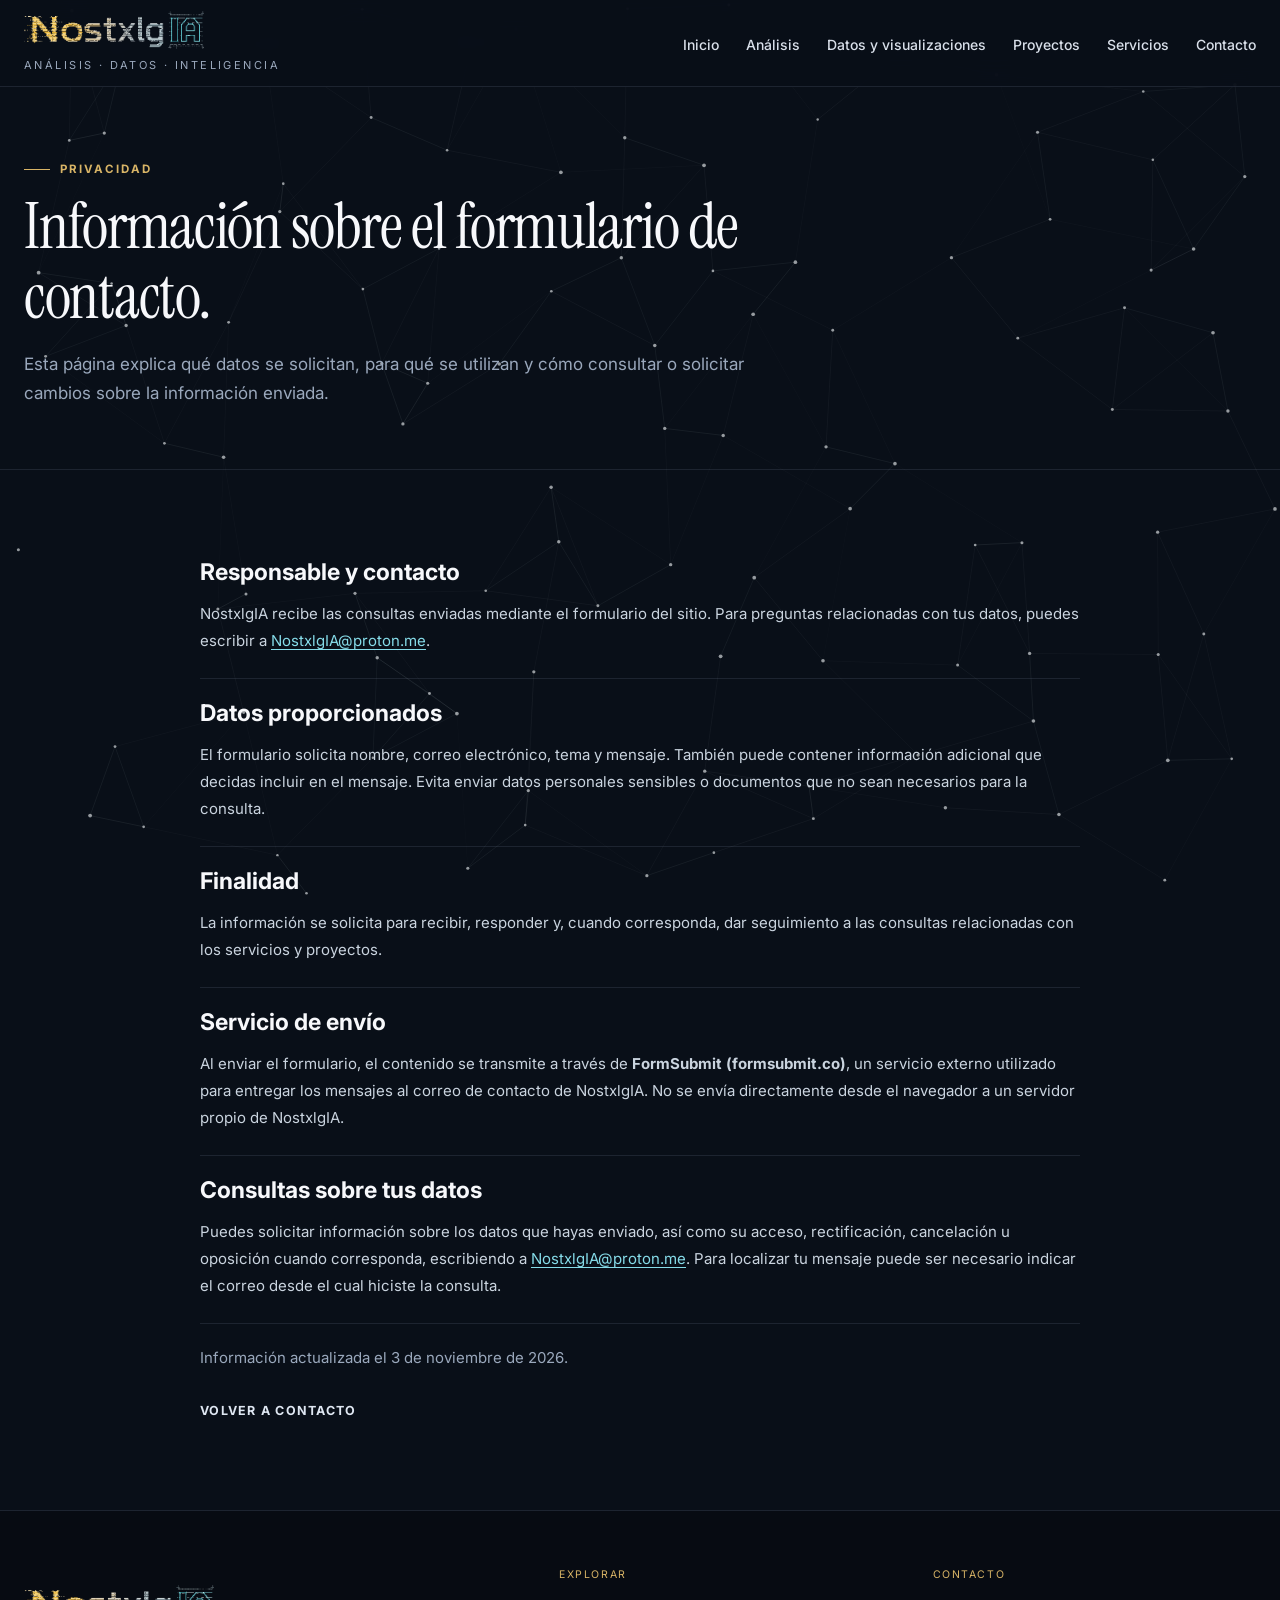
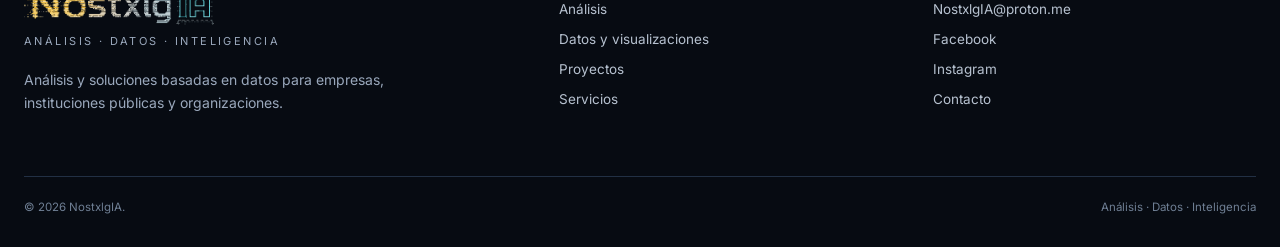
<file: privacidad/index.html>
<!DOCTYPE html>
<html lang="es">
<!DOCTYPE html>
<html lang="es"><head><script src="/assets/js/url-clean.js?v=20261102"></script><meta charset="utf-8"/><meta content="width=device-width,initial-scale=1" name="viewport"/><title>Información de privacidad | NostxlgIA</title><link rel="canonical" href="https://nostxlgia.com/privacidad/"/><meta content="Información sobre los datos enviados a través del formulario de contacto de NostxlgIA." name="description"/><meta content="#090f18" name="theme-color"/><link href="../assets/images/favicon.svg" rel="icon" type="image/svg+xml"/><link href="https://fonts.googleapis.com" rel="preconnect"/><link crossorigin="" href="https://fonts.gstatic.com" rel="preconnect"/><link href="https://fonts.googleapis.com/css2?family=Instrument+Serif:ital@0;1&amp;family=Inter:wght@400;500;600;700;800&amp;display=swap" rel="stylesheet"/><link href="../assets/css/styles.css?v=20261103-audit1" rel="stylesheet"/><link href="../assets/css/site-refinement.css" rel="stylesheet"/><link data-site-polish href="../assets/css/site-polish.css?v=20260918-contact1" rel="stylesheet"/><link href="../assets/css/privacy.css?v=20261103-1" rel="stylesheet"/><meta property="og:type" content="website"><meta property="og:title" content="Información de privacidad | NostxlgIA"><meta property="og:description" content="Información sobre los datos enviados a través del formulario de contacto de NostxlgIA."><meta property="og:url" content="https://nostxlgia.com/privacidad/"><meta name="twitter:card" content="summary"><meta name="twitter:title" content="Información de privacidad | NostxlgIA"><meta name="twitter:description" content="Información sobre los datos enviados a través del formulario de contacto de NostxlgIA."></head>
<body class="privacy-page-body"><a class="skip-link" href="#contenido">Saltar al contenido</a><header class="site-header"><div class="container header-inner"><a aria-label="NostxlgIA, inicio" class="brand" href="../"><span class="brand-name">NostxlgIA</span><span class="brand-subtitle">Análisis · Datos · Inteligencia</span></a><button aria-expanded="false" aria-label="Abrir navegación" class="nav-toggle"><span></span><span></span><span></span></button><nav aria-label="Navegación principal" class="nav"><a href="../">Inicio</a><a href="../analisis/">Análisis</a><a href="../datos/">Datos y visualizaciones</a><a href="../proyectos/">Proyectos</a><a href="../servicios/">Servicios</a><a href="../contacto/">Contacto</a></nav></div></header>
<main id="contenido" class="privacy-page">
<section class="section section-pad privacy-hero"><div class="container">
<span class="eyebrow">Privacidad</span>
<h1 class="display">Información sobre el formulario de contacto.</h1>
<p>Esta página explica qué datos se solicitan, para qué se utilizan y cómo consultar o solicitar cambios sobre la información enviada.</p>
</div></section>
<section class="section section-pad"><div class="container privacy-content">
<section><h2>Responsable y contacto</h2><p>NostxlgIA recibe las consultas enviadas mediante el formulario del sitio. Para preguntas relacionadas con tus datos, puedes escribir a <a href="mailto:NostxlgIA@proton.me">NostxlgIA@proton.me</a>.</p></section>
<section><h2>Datos proporcionados</h2><p>El formulario solicita nombre, correo electrónico, tema y mensaje. También puede contener información adicional que decidas incluir en el mensaje. Evita enviar datos personales sensibles o documentos que no sean necesarios para la consulta.</p></section>
<section><h2>Finalidad</h2><p>La información se solicita para recibir, responder y, cuando corresponda, dar seguimiento a las consultas relacionadas con los servicios y proyectos.</p></section>
<section><h2>Servicio de envío</h2><p>Al enviar el formulario, el contenido se transmite a través de <strong>FormSubmit (formsubmit.co)</strong>, un servicio externo utilizado para entregar los mensajes al correo de contacto de NostxlgIA. No se envía directamente desde el navegador a un servidor propio de NostxlgIA.</p></section>
<section><h2>Consultas sobre tus datos</h2><p>Puedes solicitar información sobre los datos que hayas enviado, así como su acceso, rectificación, cancelación u oposición cuando corresponda, escribiendo a <a href="mailto:NostxlgIA@proton.me">NostxlgIA@proton.me</a>. Para localizar tu mensaje puede ser necesario indicar el correo desde el cual hiciste la consulta.</p></section>
<p class="privacy-updated">Información actualizada el 3 de noviembre de 2026.</p>
<a class="text-link" href="../contacto/">Volver a contacto</a>
</div></section></main>
<footer class="site-footer"><div class="container"><div class="footer-grid"><div class="footer-brand"><a class="brand" href="../"><span class="brand-name">NostxlgIA</span><span class="brand-subtitle">Análisis · Datos · Inteligencia</span></a><p>Análisis y soluciones basadas en datos para empresas, instituciones públicas y organizaciones.</p></div><div><div class="footer-title">Explorar</div><div class="footer-links"><a href="../analisis/">Análisis</a><a href="../datos/">Datos y visualizaciones</a><a href="../proyectos/">Proyectos</a><a href="../servicios/">Servicios</a></div></div><div><div class="footer-title">Contacto</div><div class="footer-links"><a href="mailto:NostxlgIA@proton.me">NostxlgIA@proton.me</a><a href="https://www.facebook.com/nostxlgia" rel="noopener" target="_blank">Facebook</a><a href="https://www.instagram.com/nostxlgiamx/" rel="noopener" target="_blank">Instagram</a><a href="../contacto/">Contacto</a></div></div></div><div class="footer-bottom"><span>© <span id="year">2026</span> NostxlgIA.</span><span>Análisis · Datos · Inteligencia</span></div></div></footer>
<script src="../assets/js/main.js?v=20260918-contact1"></script>
<script>document.getElementById('year').textContent=new Date().getFullYear();</script>
</body></html>
</file>
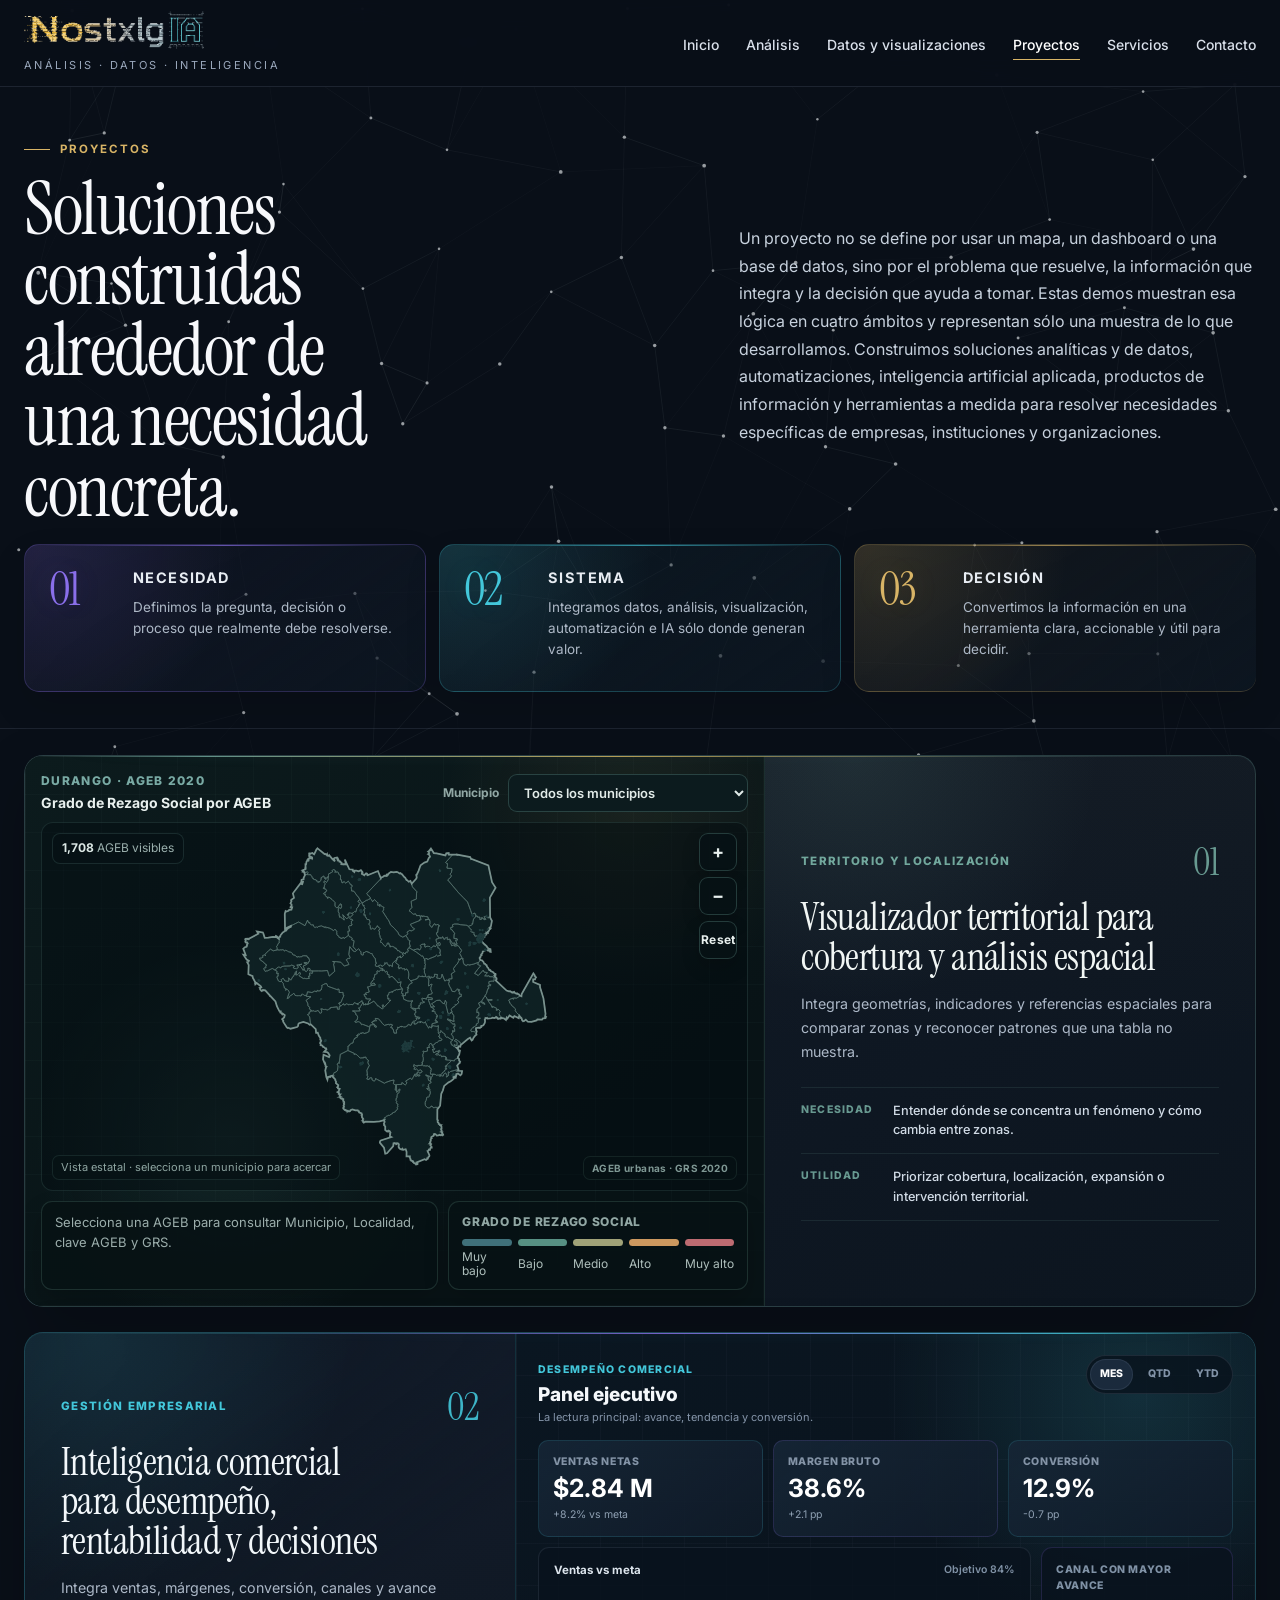
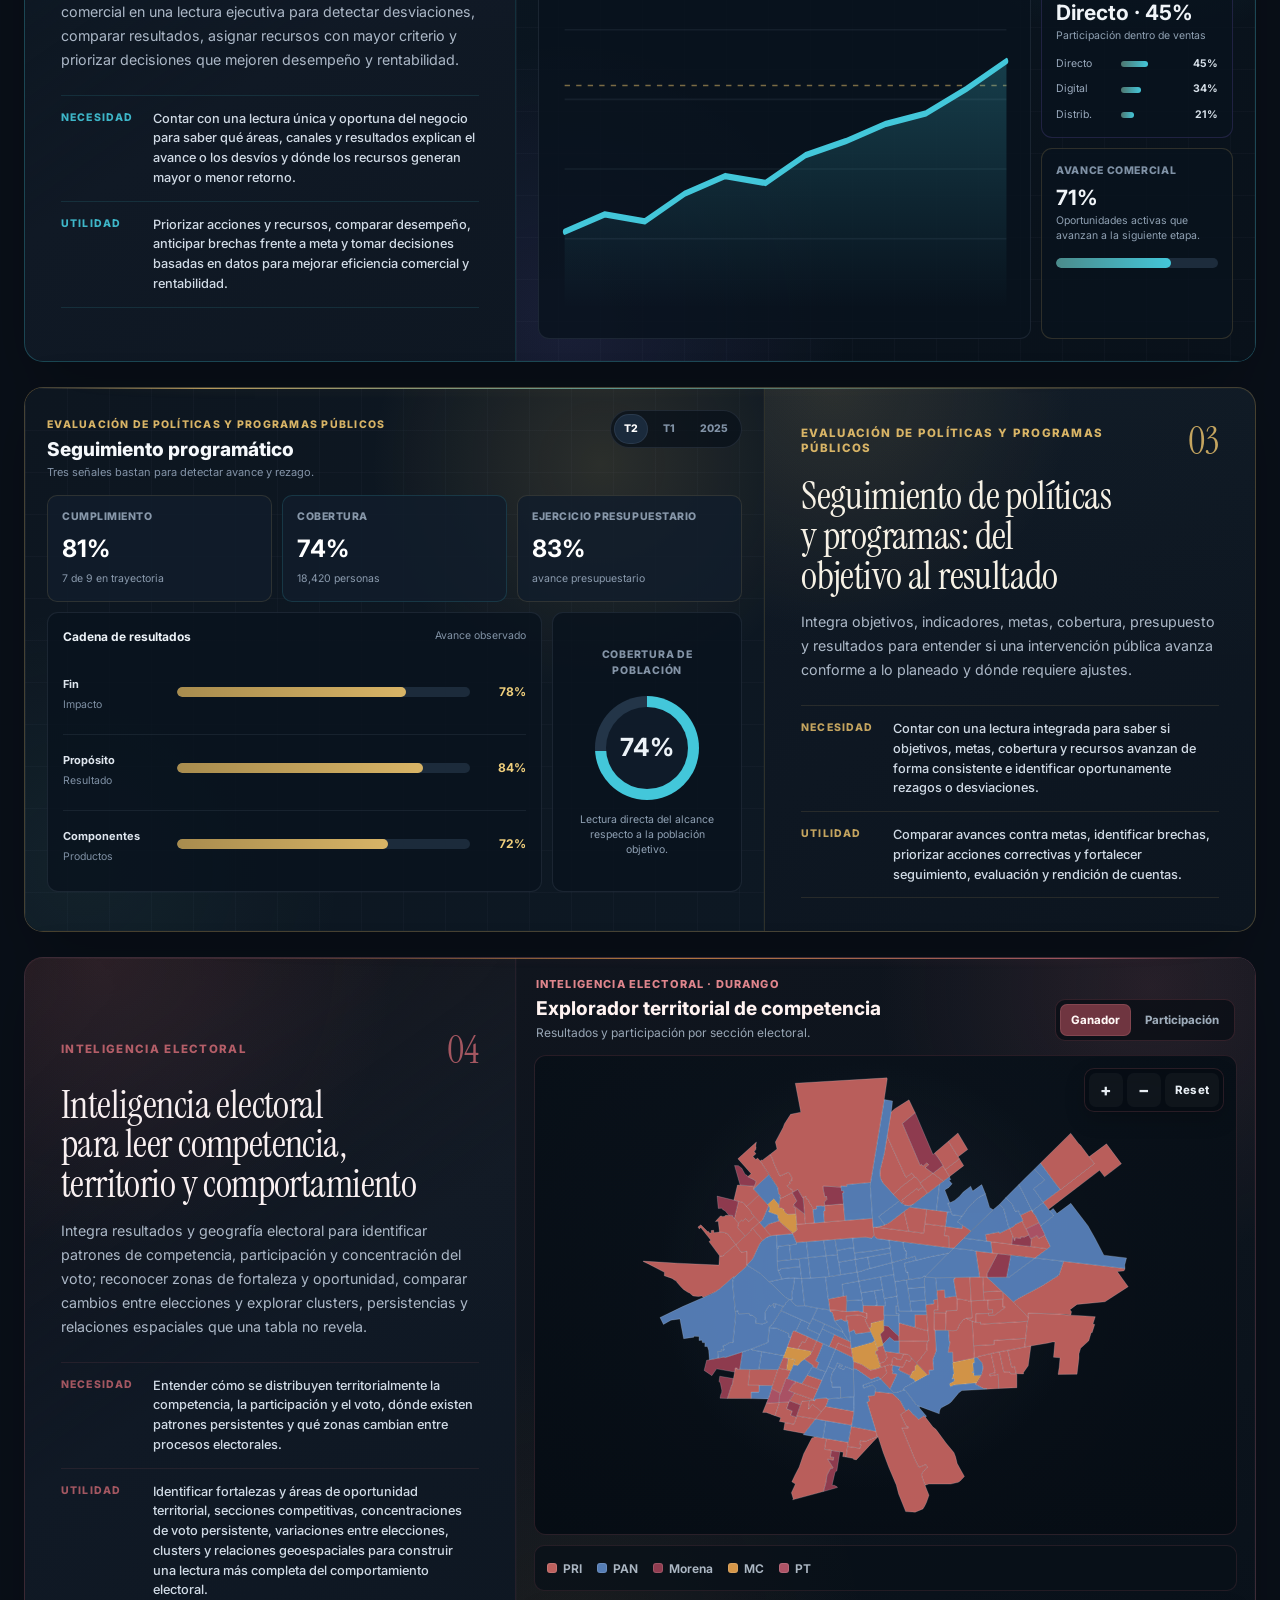
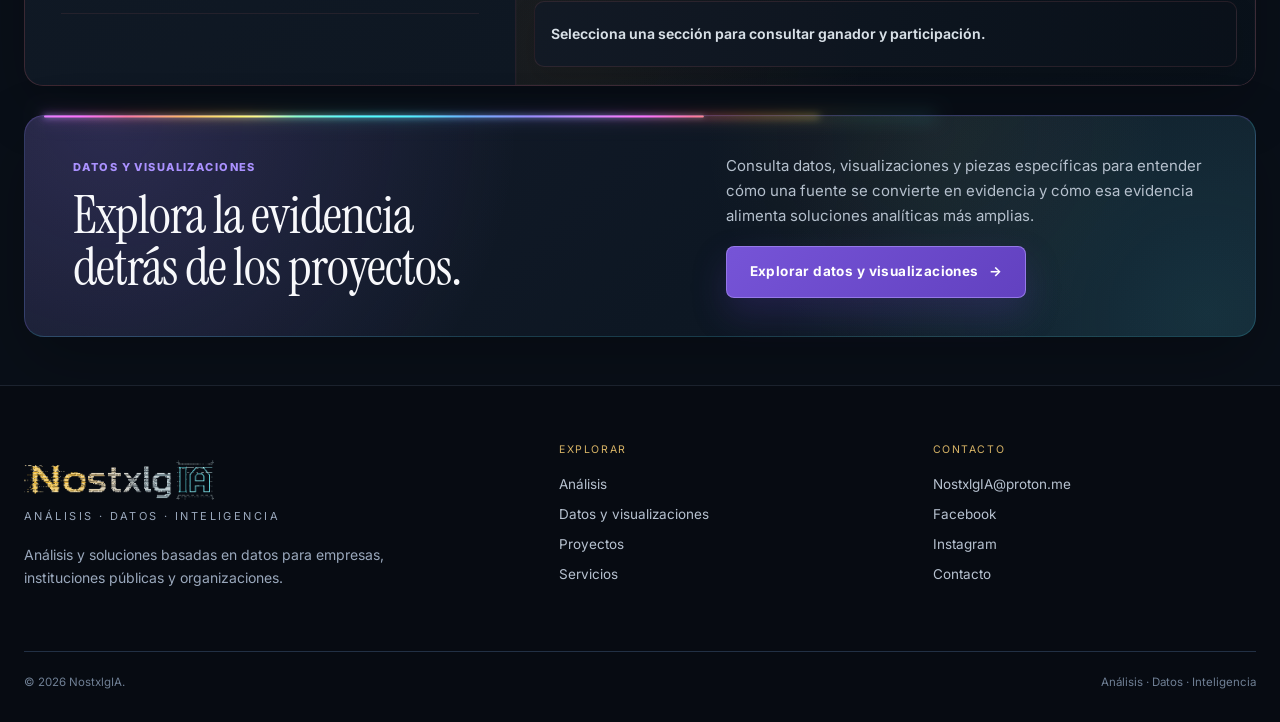
<file: proyectos/index.html>
<!DOCTYPE html>
<html lang="es">
<head><script src="/assets/js/url-clean.js?v=20261102"></script>
<meta charset="utf-8"/>
<meta content="width=device-width,initial-scale=1" name="viewport"/>
<title>Proyectos | NostxlgIA</title><meta property="og:type" content="website"/><meta property="og:site_name" content="NostxlgIA"/><meta property="og:title" content="Proyectos | NostxlgIA"/><meta property="og:description" content="Portafolio de soluciones analíticas para empresas, instituciones públicas y organizaciones, estructuradas alrededor de necesidades concretas."/><meta property="og:url" content="https://nostxlgia.com/proyectos/"/><meta name="twitter:card" content="summary"/><meta name="twitter:title" content="Proyectos | NostxlgIA"/><meta name="twitter:description" content="Portafolio de soluciones analíticas para empresas, instituciones públicas y organizaciones, estructuradas alrededor de necesidades concretas."/><link rel="canonical" href="https://nostxlgia.com/proyectos/"/>
<meta content="Portafolio de soluciones analíticas para empresas, instituciones públicas y organizaciones, estructuradas alrededor de necesidades concretas." name="description"/>
<meta content="#090f18" name="theme-color"/>
<link href="../assets/images/favicon.svg" rel="icon" type="image/svg+xml"/>
<link href="https://fonts.googleapis.com" rel="preconnect"/>
<link crossorigin="" href="https://fonts.gstatic.com" rel="preconnect"/>
<link href="https://fonts.googleapis.com/css2?family=Instrument+Serif:ital@0;1&amp;family=Inter:wght@400;500;600;700;800&amp;display=swap" rel="stylesheet"/>
<link href="../assets/css/styles.css" rel="stylesheet"/>
<link href="../assets/css/site-refinement.css" rel="stylesheet"/>
<link data-site-polish href="../assets/css/site-polish.css?v=20260914-projects2" rel="stylesheet"/>
<link href="../assets/css/projects.css?v=20260914-projects2" rel="stylesheet"/>
<link href="../assets/css/projects-curated.css?v=20260915-projects5" rel="stylesheet"/>
<link href="../assets/css/projects-polish.css?v=20260915-projects5" rel="stylesheet"/>
<link href="../assets/css/projects-final.css?v=20261105-deep-links" rel="stylesheet"/>
</head>
<body class="projects-page"><a class="skip-link" href="#contenido">Saltar al contenido</a>
<header class="site-header"><div class="container header-inner"><a aria-label="NostxlgIA, inicio" class="brand" href="../"><span class="brand-name">NostxlgIA</span><span class="brand-subtitle">Análisis · Datos · Inteligencia</span></a><button aria-expanded="false" aria-label="Abrir navegación" class="nav-toggle"><span></span><span></span><span></span></button><nav aria-label="Navegación principal" class="nav"><a href="../">Inicio</a><a href="../analisis/">Análisis</a><a href="../datos/">Datos y visualizaciones</a><a class="active" href="./">Proyectos</a><a href="../servicios/">Servicios</a><a href="../contacto/">Contacto</a></nav></div></header>
<main id="contenido" data-projects-page tabindex="-1">
<section class="projects-hero"><div class="container"><div class="projects-hero-grid"><div><span class="eyebrow">Proyectos</span><h1 class="display">Soluciones construidas alrededor de una necesidad concreta.</h1><p>Un proyecto no se define por usar un mapa, un dashboard o una base de datos, sino por el problema que resuelve, la información que integra y la decisión que ayuda a tomar. Estas demos muestran esa lógica en cuatro ámbitos y representan sólo una muestra de lo que desarrollamos. Construimos soluciones analíticas y de datos, automatizaciones, inteligencia artificial aplicada, productos de información y herramientas a medida para resolver necesidades específicas de empresas, instituciones y organizaciones.</p></div></div><div class="projects-framework"><div><span>01</span><div><strong>Necesidad</strong><small>Definimos la pregunta, decisión o proceso que realmente debe resolverse.</small></div></div><div><span>02</span><div><strong>Sistema</strong><small>Integramos datos, análisis, visualización, automatización e IA sólo donde generan valor.</small></div></div><div><span>03</span><div><strong>Decisión</strong><small>Convertimos la información en una herramienta clara, accionable y útil para decidir.</small></div></div></div></div></section>

<section class="projects-showcase"><div class="container projects-list">
<article class="card project-feature project-case--territory" id="territorio"><div class="project-visual"></div><div class="card-body"><div class="project-case-head"><span class="category">Territorio y localización</span><span class="project-case-no">01</span></div><h2 class="card-title">Visualizador territorial para cobertura y análisis espacial</h2><p class="card-copy">Integra geometrías, indicadores y referencias espaciales para comparar zonas y reconocer patrones que una tabla no muestra.</p><div class="project-context"><div><small>Necesidad</small><strong>Entender dónde se concentra un fenómeno y cómo cambia entre zonas.</strong></div><div><small>Utilidad</small><strong>Priorizar cobertura, localización, expansión o intervención territorial.</strong></div></div></div></article>
<article class="card project-feature project-case--commercial" id="comercial"><div class="project-visual"></div><div class="card-body"><div class="project-case-head"><span class="category">Gestión empresarial</span><span class="project-case-no">02</span></div><h2 class="card-title">Inteligencia comercial para desempeño, rentabilidad y decisiones</h2><p class="card-copy">Integra ventas, márgenes, conversión, canales y avance comercial en una lectura ejecutiva para detectar desviaciones, comparar resultados, asignar recursos con mayor criterio y priorizar decisiones que mejoren desempeño y rentabilidad.</p><div class="project-context"><div><small>Necesidad</small><strong>Contar con una lectura única y oportuna del negocio para saber qué áreas, canales y resultados explican el avance o los desvíos y dónde los recursos generan mayor o menor retorno.</strong></div><div><small>Utilidad</small><strong>Priorizar acciones y recursos, comparar desempeño, anticipar brechas frente a meta y tomar decisiones basadas en datos para mejorar eficiencia comercial y rentabilidad.</strong></div></div></div></article>
<article class="card project-feature project-case--evaluation" id="evaluacion"><div class="project-visual"></div><div class="card-body"><div class="project-case-head"><span class="category">Evaluación de políticas y programas públicos</span><span class="project-case-no">03</span></div><h2 class="card-title">Seguimiento de políticas y programas: del objetivo al resultado</h2><p class="card-copy">Integra objetivos, indicadores, metas, cobertura, presupuesto y resultados para entender si una intervención pública avanza conforme a lo planeado y dónde requiere ajustes.</p><div class="project-context"><div><small>Necesidad</small><strong>Contar con una lectura integrada para saber si objetivos, metas, cobertura y recursos avanzan de forma consistente e identificar oportunamente rezagos o desviaciones.</strong></div><div><small>Utilidad</small><strong>Comparar avances contra metas, identificar brechas, priorizar acciones correctivas y fortalecer seguimiento, evaluación y rendición de cuentas.</strong></div></div></div></article>
<article class="card project-feature project-case--electoral" id="electoral"><div class="project-visual"></div><div class="card-body"><div class="project-case-head"><span class="category">Inteligencia electoral</span><span class="project-case-no">04</span></div><h2 class="card-title">Inteligencia electoral para leer competencia, territorio y comportamiento</h2><p class="card-copy">Integra resultados y geografía electoral para identificar patrones de competencia, participación y concentración del voto; reconocer zonas de fortaleza y oportunidad, comparar cambios entre elecciones y explorar clusters, persistencias y relaciones espaciales que una tabla no revela.</p><div class="project-context"><div><small>Necesidad</small><strong>Entender cómo se distribuyen territorialmente la competencia, la participación y el voto, dónde existen patrones persistentes y qué zonas cambian entre procesos electorales.</strong></div><div><small>Utilidad</small><strong>Identificar fortalezas y áreas de oportunidad territorial, secciones competitivas, concentraciones de voto persistente, variaciones entre elecciones, clusters y relaciones geoespaciales para construir una lectura más completa del comportamiento electoral.</strong></div></div></div></article>
</div></section>

<section class="projects-resources-section"><div class="container"><div class="projects-resource-cta"><svg aria-hidden="true" class="projects-resource-border" focusable="false">
<defs>
<linearGradient id="projects-resource-spectrum" x1="0%" y1="0%" x2="46%" y2="0%" spreadMethod="repeat">
<stop offset="0%" stop-color="#a56cff"/>
<stop offset="9%" stop-color="#d95bd2"/>
<stop offset="18%" stop-color="#ff607e"/>
<stop offset="28%" stop-color="#ff9657"/>
<stop offset="38%" stop-color="#ffd166"/>
<stop offset="48%" stop-color="#75dfa9"/>
<stop offset="58%" stop-color="#4ddfd9"/>
<stop offset="68%" stop-color="#49c8f2"/>
<stop offset="78%" stop-color="#568ff2"/>
<stop offset="89%" stop-color="#766ff0"/>
<stop offset="100%" stop-color="#a56cff"/>
</linearGradient>
</defs>
<rect class="projects-resource-border-run projects-resource-beam-aura" pathLength="100"></rect>
<rect class="projects-resource-border-run projects-resource-beam-glow" pathLength="100"></rect>
<rect class="projects-resource-border-run projects-resource-beam-core" pathLength="100"></rect>
</svg><div class="projects-resource-copy"><div class="projects-resource-heading"><span class="eyebrow">Datos y visualizaciones</span><h2 class="display">Explora la evidencia detrás de los proyectos.</h2></div><div class="projects-resource-action"><p>Consulta datos, visualizaciones y piezas específicas para entender cómo una fuente se convierte en evidencia y cómo esa evidencia alimenta soluciones analíticas más amplias.</p><a class="btn btn-primary" href="../datos/">Explorar datos y visualizaciones <span aria-hidden="true">→</span></a></div></div></div></div></section>
</main>
<footer class="site-footer"><div class="container"><div class="footer-grid"><div class="footer-brand"><a class="brand" href="../"><span class="brand-name">NostxlgIA</span><span class="brand-subtitle">Análisis · Datos · Inteligencia</span></a><p>Análisis y soluciones basadas en datos para empresas, instituciones públicas y organizaciones.</p></div><div><div class="footer-title">Explorar</div><div class="footer-links"><a href="../analisis/">Análisis</a><a href="../datos/">Datos y visualizaciones</a><a href="./">Proyectos</a><a href="../servicios/">Servicios</a></div></div><div><div class="footer-title">Contacto</div><div class="footer-links"><a href="mailto:NostxlgIA@proton.me">NostxlgIA@proton.me</a><a href="https://www.facebook.com/nostxlgia" rel="noopener" target="_blank">Facebook</a><a href="https://www.instagram.com/nostxlgiamx/" rel="noopener" target="_blank">Instagram</a><a href="../contacto/">Contacto</a></div></div></div><div class="footer-bottom"><span>© <span id="year">2026</span> NostxlgIA.</span><span>Análisis · Datos · Inteligencia</span></div></div></footer>
<script src="../assets/js/main.js?v=20260914-projects2"></script><script src="../assets/js/project-territorial-v2.js?v=20260918-territory-interaction-fix4"></script><script src="../assets/js/project-commercial-v2.js?v=20260918-projects8"></script><script src="../assets/js/project-evaluation-v2.js?v=20260918-projects8"></script><script src="../assets/js/project-electoral-v2.js?v=20260918-electoral4"></script><script>document.getElementById('year').textContent=new Date().getFullYear();</script>
</body></html>
</file>
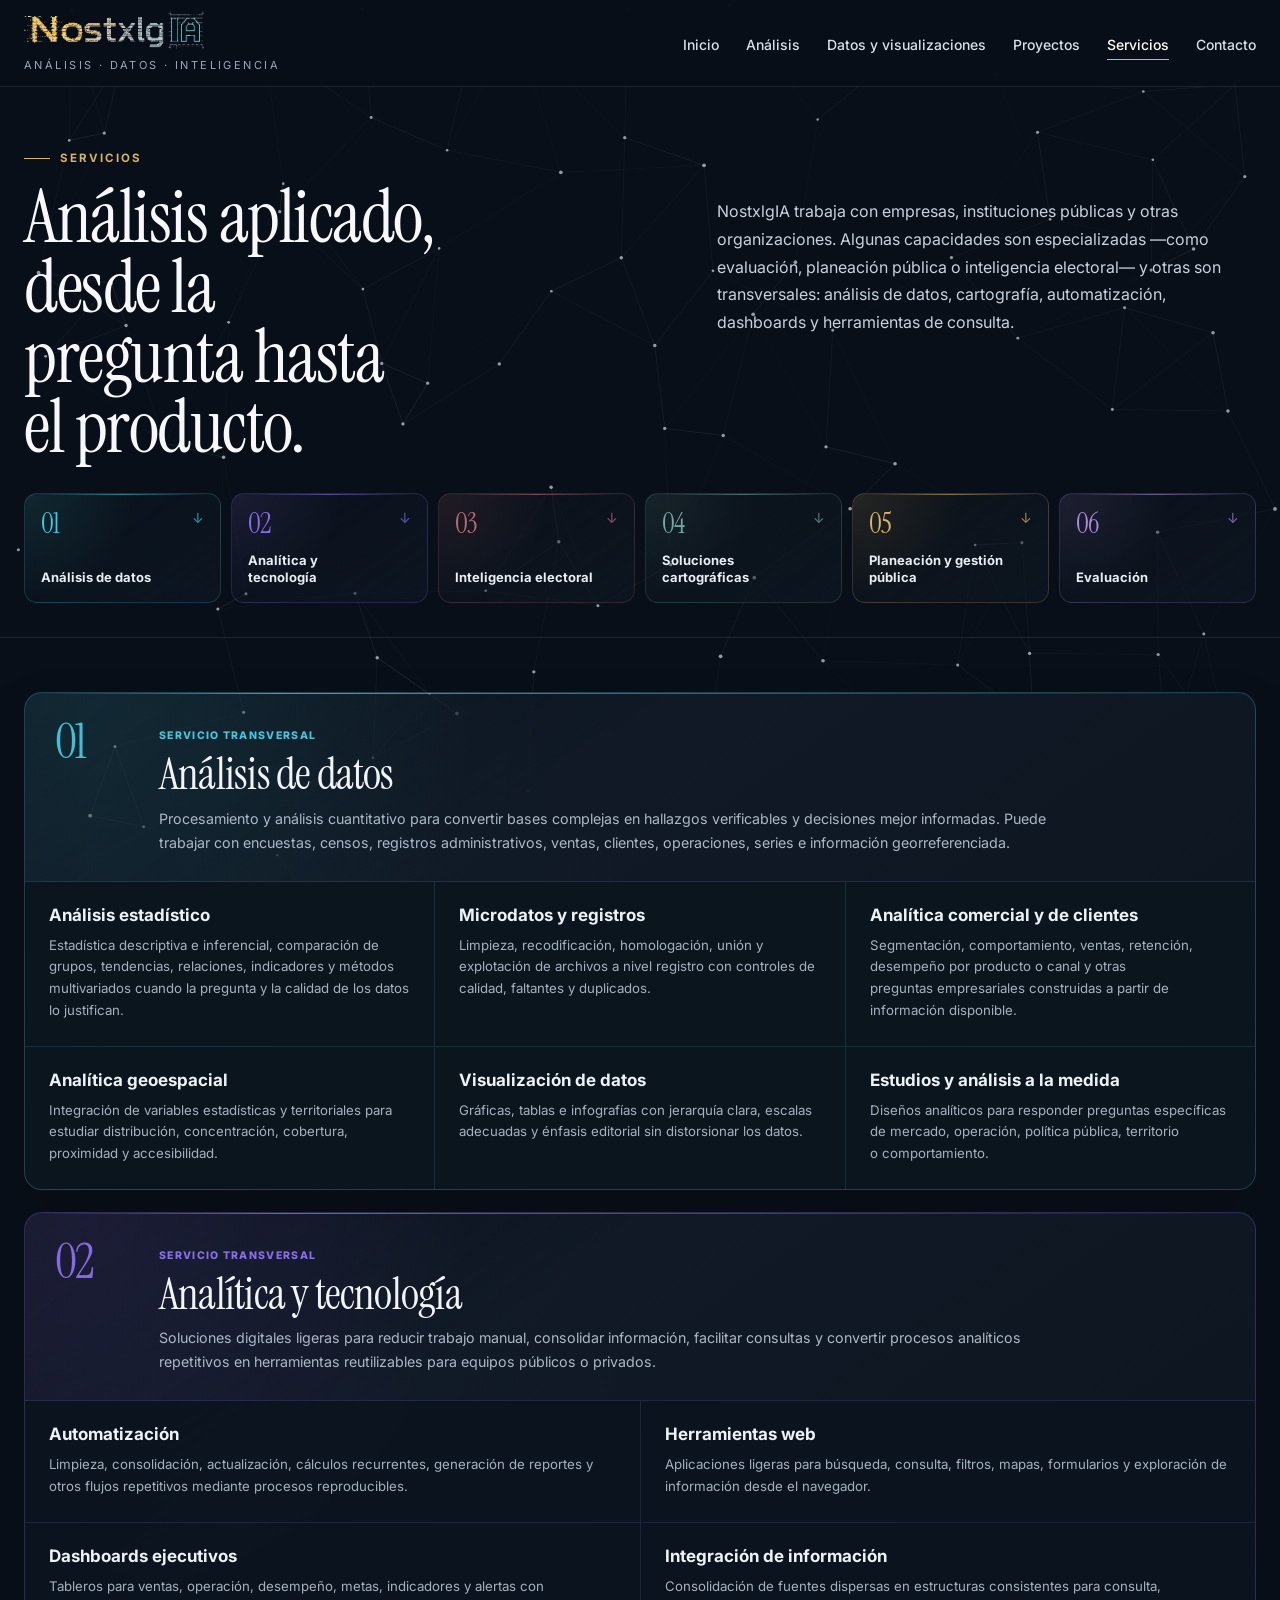
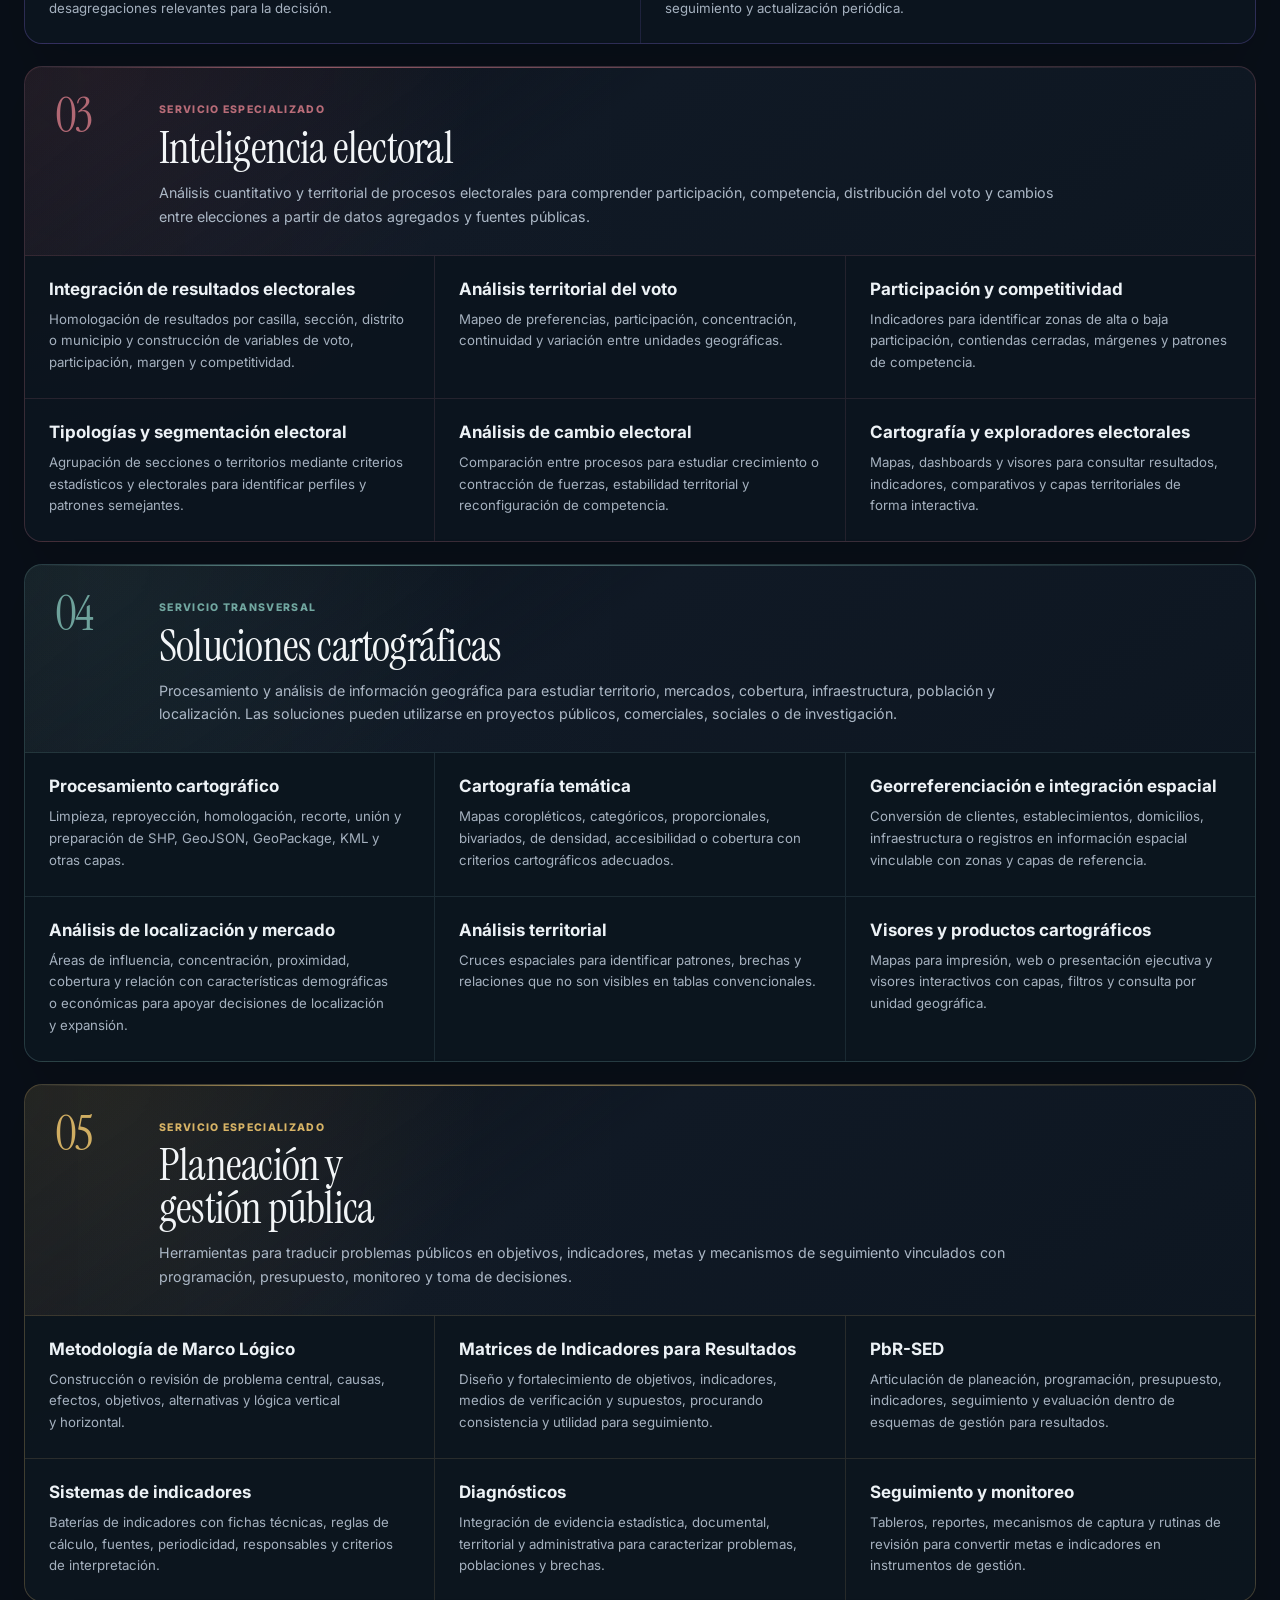
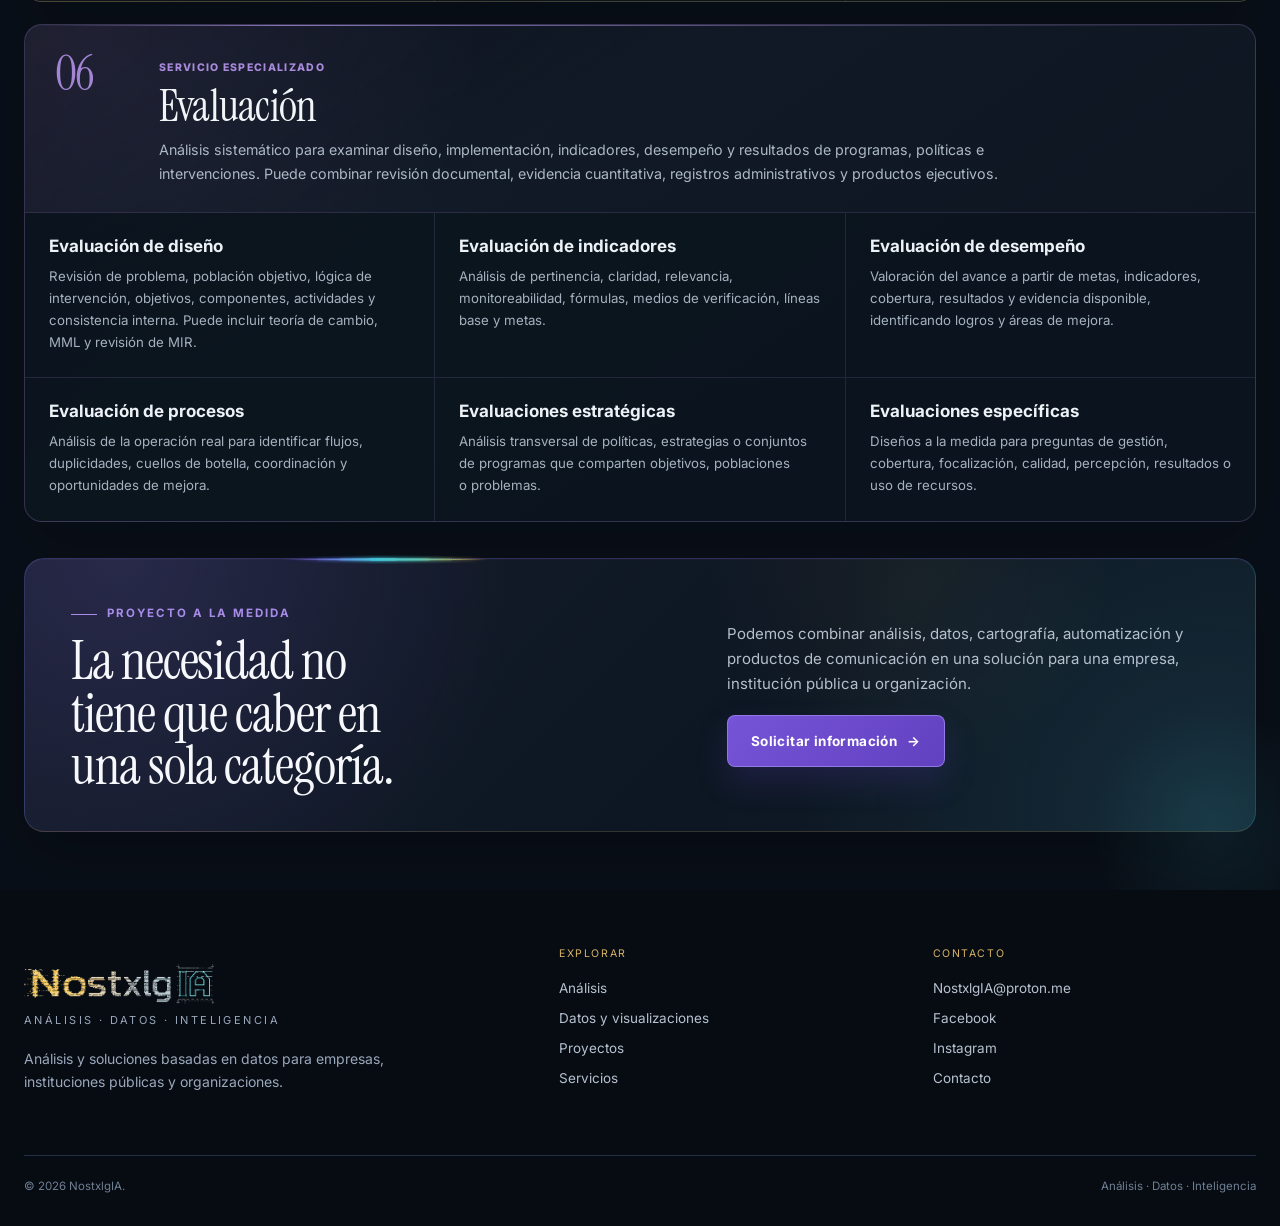
<file: servicios/index.html>
<!DOCTYPE html>
<html lang="es"><head><script src="/assets/js/url-clean.js?v=20261102"></script><meta charset="utf-8"/><meta content="width=device-width,initial-scale=1" name="viewport"/><title>Servicios | NostxlgIA</title><meta property="og:type" content="website"/><meta property="og:site_name" content="NostxlgIA"/><meta property="og:title" content="Servicios | NostxlgIA"/><meta property="og:description" content="Evaluación, planeación, cartografía, análisis de datos, analítica tecnológica e inteligencia electoral para organizaciones públicas y privadas."/><meta property="og:url" content="https://nostxlgia.com/servicios/"/><meta name="twitter:card" content="summary"/><meta name="twitter:title" content="Servicios | NostxlgIA"/><meta name="twitter:description" content="Evaluación, planeación, cartografía, análisis de datos, analítica tecnológica e inteligencia electoral para organizaciones públicas y privadas."/><link rel="canonical" href="https://nostxlgia.com/servicios/"/><meta content="Evaluación, planeación, cartografía, análisis de datos, analítica tecnológica e inteligencia electoral para organizaciones públicas y privadas." name="description"/><meta content="#090f18" name="theme-color"/><link href="../assets/images/favicon.svg" rel="icon" type="image/svg+xml"/><link href="https://fonts.googleapis.com" rel="preconnect"/><link crossorigin="" href="https://fonts.gstatic.com" rel="preconnect"/><link href="https://fonts.googleapis.com/css2?family=Instrument+Serif:ital@0;1&amp;family=Inter:wght@400;500;600;700;800&amp;display=swap" rel="stylesheet"/><link href="../assets/css/styles.css" rel="stylesheet"/><link href="../assets/css/site-refinement.css" rel="stylesheet"/><link data-site-polish href="../assets/css/site-polish.css?v=20260918-services-phase2" rel="stylesheet"/><link href="../assets/css/services-final.css?v=20260918-services-canvasbeam1" rel="stylesheet"/></head>
<body class="services-page"><a class="skip-link" href="#contenido">Saltar al contenido</a><header class="site-header"><div class="container header-inner"><a aria-label="NostxlgIA, inicio" class="brand" href="../"><span class="brand-name">NostxlgIA</span><span class="brand-subtitle">Análisis · Datos · Inteligencia</span></a><button aria-expanded="false" aria-label="Abrir navegación" class="nav-toggle"><span></span><span></span><span></span></button><nav aria-label="Navegación principal" class="nav"><a href="../">Inicio</a><a href="../analisis/">Análisis</a><a href="../datos/">Datos y visualizaciones</a><a href="../proyectos/">Proyectos</a><a class="active" href="./">Servicios</a><a href="../contacto/">Contacto</a></nav></div></header>
<main id="contenido" data-services-page tabindex="-1"><section class="page-hero services-hero"><div class="container services-hero-grid"><div class="services-hero-heading"><span class="eyebrow">Servicios</span><h1 class="display">Análisis aplicado, desde la pregunta hasta el producto.</h1></div><div class="services-hero-intro"><p>NostxlgIA trabaja con empresas, instituciones públicas y otras organizaciones. Algunas capacidades son especializadas —como evaluación, planeación pública o inteligencia electoral— y otras son transversales: análisis de datos, cartografía, automatización, dashboards y herramientas de consulta.</p></div><nav class="services-index" aria-label="Áreas de servicio"><a class="services-index-link" href="#datos"><span class="services-index-no">01</span><span class="services-index-arrow" aria-hidden="true">↓</span><strong>Análisis de datos</strong></a><a class="services-index-link" href="#tecnologia"><span class="services-index-no">02</span><span class="services-index-arrow" aria-hidden="true">↓</span><strong>Analítica y tecnología</strong></a><a class="services-index-link" href="#electoral"><span class="services-index-no">03</span><span class="services-index-arrow" aria-hidden="true">↓</span><strong>Inteligencia electoral</strong></a><a class="services-index-link" href="#cartografia"><span class="services-index-no">04</span><span class="services-index-arrow" aria-hidden="true">↓</span><strong>Soluciones cartográficas</strong></a><a class="services-index-link" href="#planeacion"><span class="services-index-no">05</span><span class="services-index-arrow" aria-hidden="true">↓</span><strong>Planeación y gestión pública</strong></a><a class="services-index-link" href="#evaluacion"><span class="services-index-no">06</span><span class="services-index-arrow" aria-hidden="true">↓</span><strong>Evaluación</strong></a></nav></div></section>
<section class="section section-pad services-catalog"><div class="container services-family-list">
<article class="card service-family" id="datos"><div class="service-family-head"><div class="service-family-no">01</div><div><span class="category">Servicio transversal</span><h2>Análisis de datos</h2><p>Procesamiento y análisis cuantitativo para convertir bases complejas en hallazgos verificables y decisiones mejor informadas. Puede trabajar con encuestas, censos, registros administrativos, ventas, clientes, operaciones, series e información georreferenciada.</p></div></div><div class="subservices"><div class="subservice"><h3>Análisis estadístico</h3><p>Estadística descriptiva e inferencial, comparación de grupos, tendencias, relaciones, indicadores y métodos multivariados cuando la pregunta y la calidad de los datos lo justifican.</p></div><div class="subservice"><h3>Microdatos y registros</h3><p>Limpieza, recodificación, homologación, unión y explotación de archivos a nivel registro con controles de calidad, faltantes y duplicados.</p></div><div class="subservice"><h3>Analítica comercial y de clientes</h3><p>Segmentación, comportamiento, ventas, retención, desempeño por producto o canal y otras preguntas empresariales construidas a partir de información disponible.</p></div><div class="subservice"><h3>Analítica geoespacial</h3><p>Integración de variables estadísticas y territoriales para estudiar distribución, concentración, cobertura, proximidad y accesibilidad.</p></div><div class="subservice"><h3>Visualización de datos</h3><p>Gráficas, tablas e infografías con jerarquía clara, escalas adecuadas y énfasis editorial sin distorsionar los datos.</p></div><div class="subservice"><h3>Estudios y análisis a la medida</h3><p>Diseños analíticos para responder preguntas específicas de mercado, operación, política pública, territorio o comportamiento.</p></div></div></article>

<article class="card service-family" id="tecnologia"><div class="service-family-head"><div class="service-family-no">02</div><div><span class="category">Servicio transversal</span><h2>Analítica y tecnología</h2><p>Soluciones digitales ligeras para reducir trabajo manual, consolidar información, facilitar consultas y convertir procesos analíticos repetitivos en herramientas reutilizables para equipos públicos o privados.</p></div></div><div class="subservices"><div class="subservice"><h3>Automatización</h3><p>Limpieza, consolidación, actualización, cálculos recurrentes, generación de reportes y otros flujos repetitivos mediante procesos reproducibles.</p></div><div class="subservice"><h3>Herramientas web</h3><p>Aplicaciones ligeras para búsqueda, consulta, filtros, mapas, formularios y exploración de información desde el navegador.</p></div><div class="subservice"><h3>Dashboards ejecutivos</h3><p>Tableros para ventas, operación, desempeño, metas, indicadores y alertas con desagregaciones relevantes para la decisión.</p></div><div class="subservice"><h3>Integración de información</h3><p>Consolidación de fuentes dispersas en estructuras consistentes para consulta, seguimiento y actualización periódica.</p></div></div></article>

<article class="card service-family" id="electoral"><div class="service-family-head"><div class="service-family-no">03</div><div><span class="category">Servicio especializado</span><h2>Inteligencia electoral</h2><p>Análisis cuantitativo y territorial de procesos electorales para comprender participación, competencia, distribución del voto y cambios entre elecciones a partir de datos agregados y fuentes públicas.</p></div></div><div class="subservices"><div class="subservice"><h3>Integración de resultados electorales</h3><p>Homologación de resultados por casilla, sección, distrito o municipio y construcción de variables de voto, participación, margen y competitividad.</p></div><div class="subservice"><h3>Análisis territorial del voto</h3><p>Mapeo de preferencias, participación, concentración, continuidad y variación entre unidades geográficas.</p></div><div class="subservice"><h3>Participación y competitividad</h3><p>Indicadores para identificar zonas de alta o baja participación, contiendas cerradas, márgenes y patrones de competencia.</p></div><div class="subservice"><h3>Tipologías y segmentación electoral</h3><p>Agrupación de secciones o territorios mediante criterios estadísticos y electorales para identificar perfiles y patrones semejantes.</p></div><div class="subservice"><h3>Análisis de cambio electoral</h3><p>Comparación entre procesos para estudiar crecimiento o contracción de fuerzas, estabilidad territorial y reconfiguración de competencia.</p></div><div class="subservice"><h3>Cartografía y exploradores electorales</h3><p>Mapas, dashboards y visores para consultar resultados, indicadores, comparativos y capas territoriales de forma interactiva.</p></div></div></article>

<article class="card service-family" id="cartografia"><div class="service-family-head"><div class="service-family-no">04</div><div><span class="category">Servicio transversal</span><h2>Soluciones cartográficas</h2><p>Procesamiento y análisis de información geográfica para estudiar territorio, mercados, cobertura, infraestructura, población y localización. Las soluciones pueden utilizarse en proyectos públicos, comerciales, sociales o de investigación.</p></div></div><div class="subservices"><div class="subservice"><h3>Procesamiento cartográfico</h3><p>Limpieza, reproyección, homologación, recorte, unión y preparación de SHP, GeoJSON, GeoPackage, KML y otras capas.</p></div><div class="subservice"><h3>Cartografía temática</h3><p>Mapas coropléticos, categóricos, proporcionales, bivariados, de densidad, accesibilidad o cobertura con criterios cartográficos adecuados.</p></div><div class="subservice"><h3>Georreferenciación e integración espacial</h3><p>Conversión de clientes, establecimientos, domicilios, infraestructura o registros en información espacial vinculable con zonas y capas de referencia.</p></div><div class="subservice"><h3>Análisis de localización y mercado</h3><p>Áreas de influencia, concentración, proximidad, cobertura y relación con características demográficas o económicas para apoyar decisiones de localización y expansión.</p></div><div class="subservice"><h3>Análisis territorial</h3><p>Cruces espaciales para identificar patrones, brechas y relaciones que no son visibles en tablas convencionales.</p></div><div class="subservice"><h3>Visores y productos cartográficos</h3><p>Mapas para impresión, web o presentación ejecutiva y visores interactivos con capas, filtros y consulta por unidad geográfica.</p></div></div></article>

<article class="card service-family" id="planeacion"><div class="service-family-head"><div class="service-family-no">05</div><div><span class="category">Servicio especializado</span><h2>Planeación y gestión pública</h2><p>Herramientas para traducir problemas públicos en objetivos, indicadores, metas y mecanismos de seguimiento vinculados con programación, presupuesto, monitoreo y toma de decisiones.</p></div></div><div class="subservices"><div class="subservice"><h3>Metodología de Marco Lógico</h3><p>Construcción o revisión de problema central, causas, efectos, objetivos, alternativas y lógica vertical y horizontal.</p></div><div class="subservice"><h3>Matrices de Indicadores para Resultados</h3><p>Diseño y fortalecimiento de objetivos, indicadores, medios de verificación y supuestos, procurando consistencia y utilidad para seguimiento.</p></div><div class="subservice"><h3>PbR-SED</h3><p>Articulación de planeación, programación, presupuesto, indicadores, seguimiento y evaluación dentro de esquemas de gestión para resultados.</p></div><div class="subservice"><h3>Sistemas de indicadores</h3><p>Baterías de indicadores con fichas técnicas, reglas de cálculo, fuentes, periodicidad, responsables y criterios de interpretación.</p></div><div class="subservice"><h3>Diagnósticos</h3><p>Integración de evidencia estadística, documental, territorial y administrativa para caracterizar problemas, poblaciones y brechas.</p></div><div class="subservice"><h3>Seguimiento y monitoreo</h3><p>Tableros, reportes, mecanismos de captura y rutinas de revisión para convertir metas e indicadores en instrumentos de gestión.</p></div></div></article>

<article class="card service-family" id="evaluacion"><div class="service-family-head"><div class="service-family-no">06</div><div><span class="category">Servicio especializado</span><h2>Evaluación</h2><p>Análisis sistemático para examinar diseño, implementación, indicadores, desempeño y resultados de programas, políticas e intervenciones. Puede combinar revisión documental, evidencia cuantitativa, registros administrativos y productos ejecutivos.</p></div></div><div class="subservices"><div class="subservice"><h3>Evaluación de diseño</h3><p>Revisión de problema, población objetivo, lógica de intervención, objetivos, componentes, actividades y consistencia interna. Puede incluir teoría de cambio, MML y revisión de MIR.</p></div><div class="subservice"><h3>Evaluación de indicadores</h3><p>Análisis de pertinencia, claridad, relevancia, monitoreabilidad, fórmulas, medios de verificación, líneas base y metas.</p></div><div class="subservice"><h3>Evaluación de desempeño</h3><p>Valoración del avance a partir de metas, indicadores, cobertura, resultados y evidencia disponible, identificando logros y áreas de mejora.</p></div><div class="subservice"><h3>Evaluación de procesos</h3><p>Análisis de la operación real para identificar flujos, duplicidades, cuellos de botella, coordinación y oportunidades de mejora.</p></div><div class="subservice"><h3>Evaluaciones estratégicas</h3><p>Análisis transversal de políticas, estrategias o conjuntos de programas que comparten objetivos, poblaciones o problemas.</p></div><div class="subservice"><h3>Evaluaciones específicas</h3><p>Diseños a la medida para preguntas de gestión, cobertura, focalización, calidad, percepción, resultados o uso de recursos.</p></div></div></article>

<div class="services-closing-cta"><canvas class="services-closing-beam" aria-hidden="true"></canvas><div class="services-closing-copy"><span class="eyebrow">Proyecto a la medida</span><h2 class="display">La necesidad no tiene que caber en una sola categoría.</h2></div><div class="services-closing-action"><p>Podemos combinar análisis, datos, cartografía, automatización y productos de comunicación en una solución para una empresa, institución pública u organización.</p><a class="btn btn-primary" href="../contacto/">Solicitar información <span aria-hidden="true">→</span></a></div></div>
</div></section></main>
<footer class="site-footer"><div class="container"><div class="footer-grid"><div class="footer-brand"><a class="brand" href="../"><span class="brand-name">NostxlgIA</span><span class="brand-subtitle">Análisis · Datos · Inteligencia</span></a><p>Análisis y soluciones basadas en datos para empresas, instituciones públicas y organizaciones.</p></div><div><div class="footer-title">Explorar</div><div class="footer-links"><a href="../analisis/">Análisis</a><a href="../datos/">Datos y visualizaciones</a><a href="../proyectos/">Proyectos</a><a href="./">Servicios</a></div></div><div><div class="footer-title">Contacto</div><div class="footer-links"><a href="mailto:NostxlgIA@proton.me">NostxlgIA@proton.me</a><a href="https://www.facebook.com/nostxlgia" rel="noopener" target="_blank">Facebook</a><a href="https://www.instagram.com/nostxlgiamx/" rel="noopener" target="_blank">Instagram</a><a href="../contacto/">Contacto</a></div></div></div><div class="footer-bottom"><span>© <span id="year">2026</span> NostxlgIA.</span><span>Análisis · Datos · Inteligencia</span></div></div></footer><script src="../assets/js/main.js?v=20260918-services-phase3"></script><script src="../assets/js/services-closing-beam.js?v=20260918-canvasbeam1"></script><script>document.getElementById('year').textContent=new Date().getFullYear();</script></body></html>
</file>
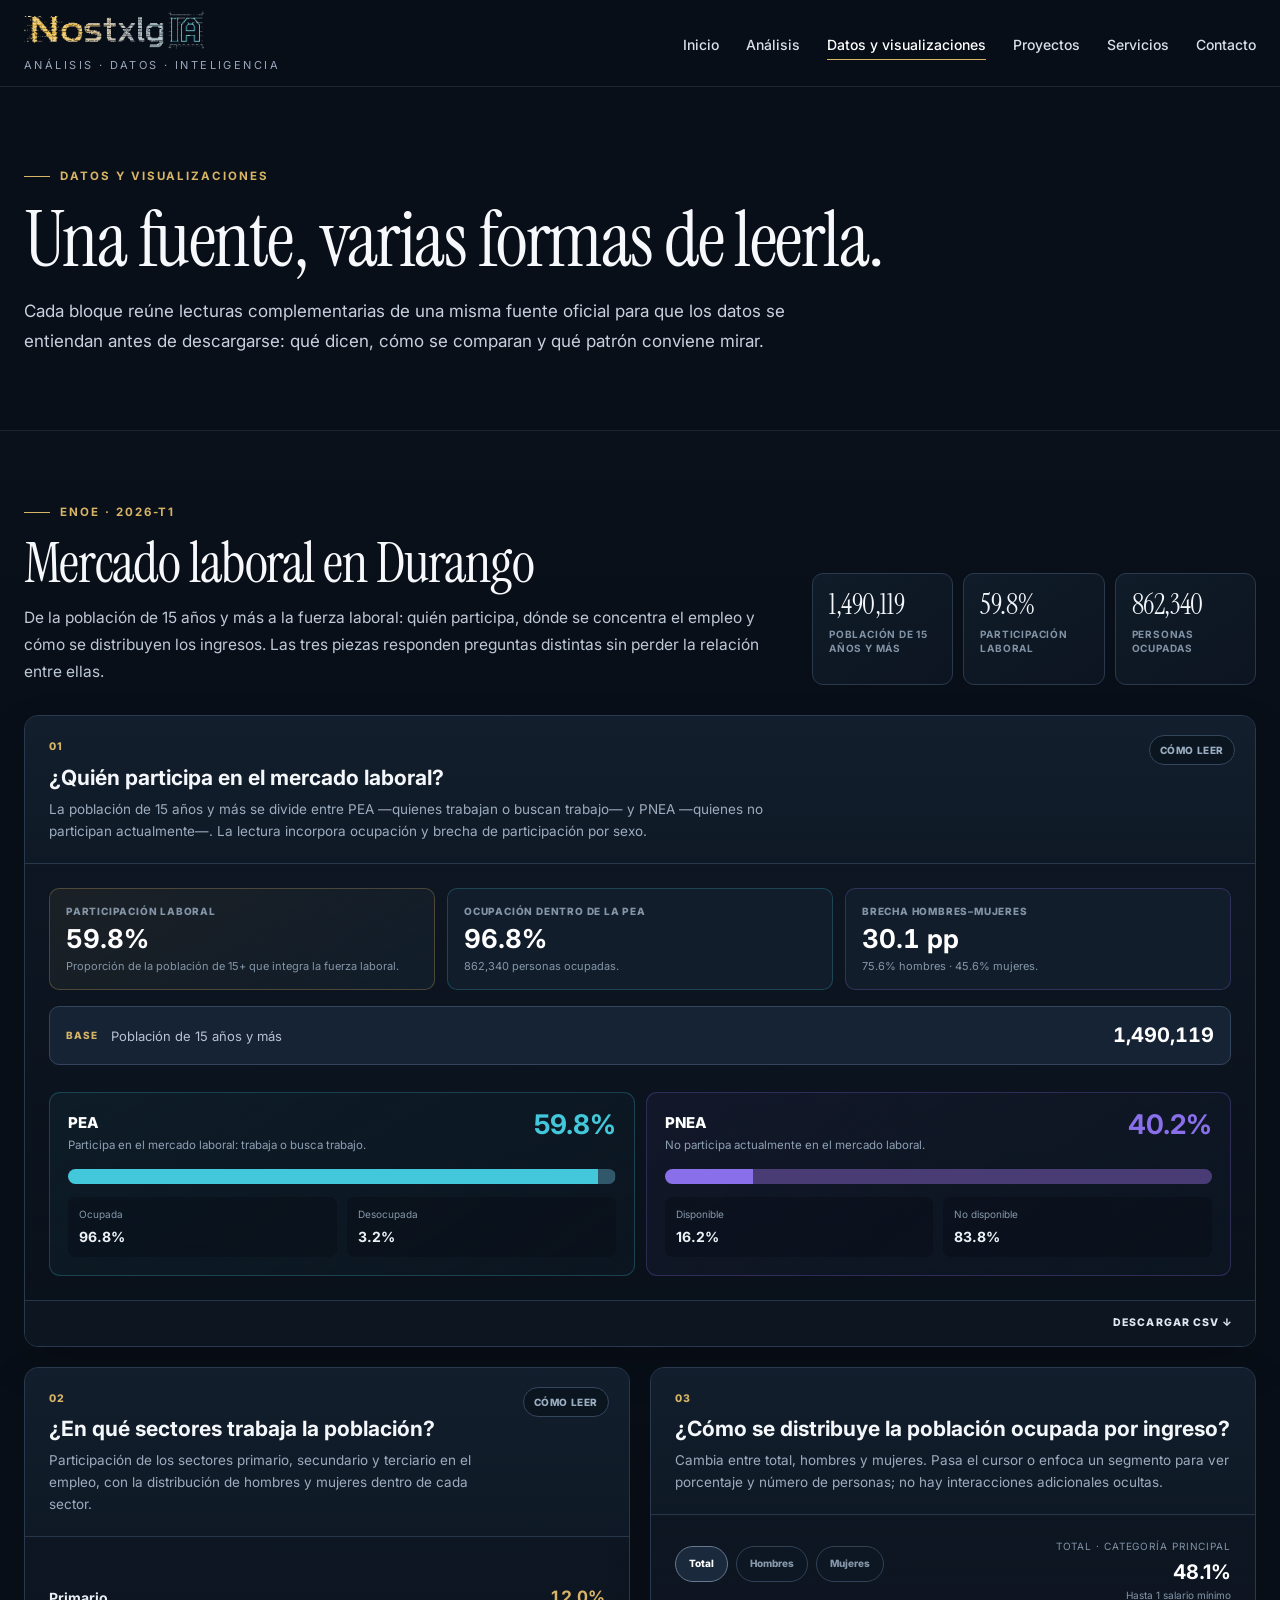
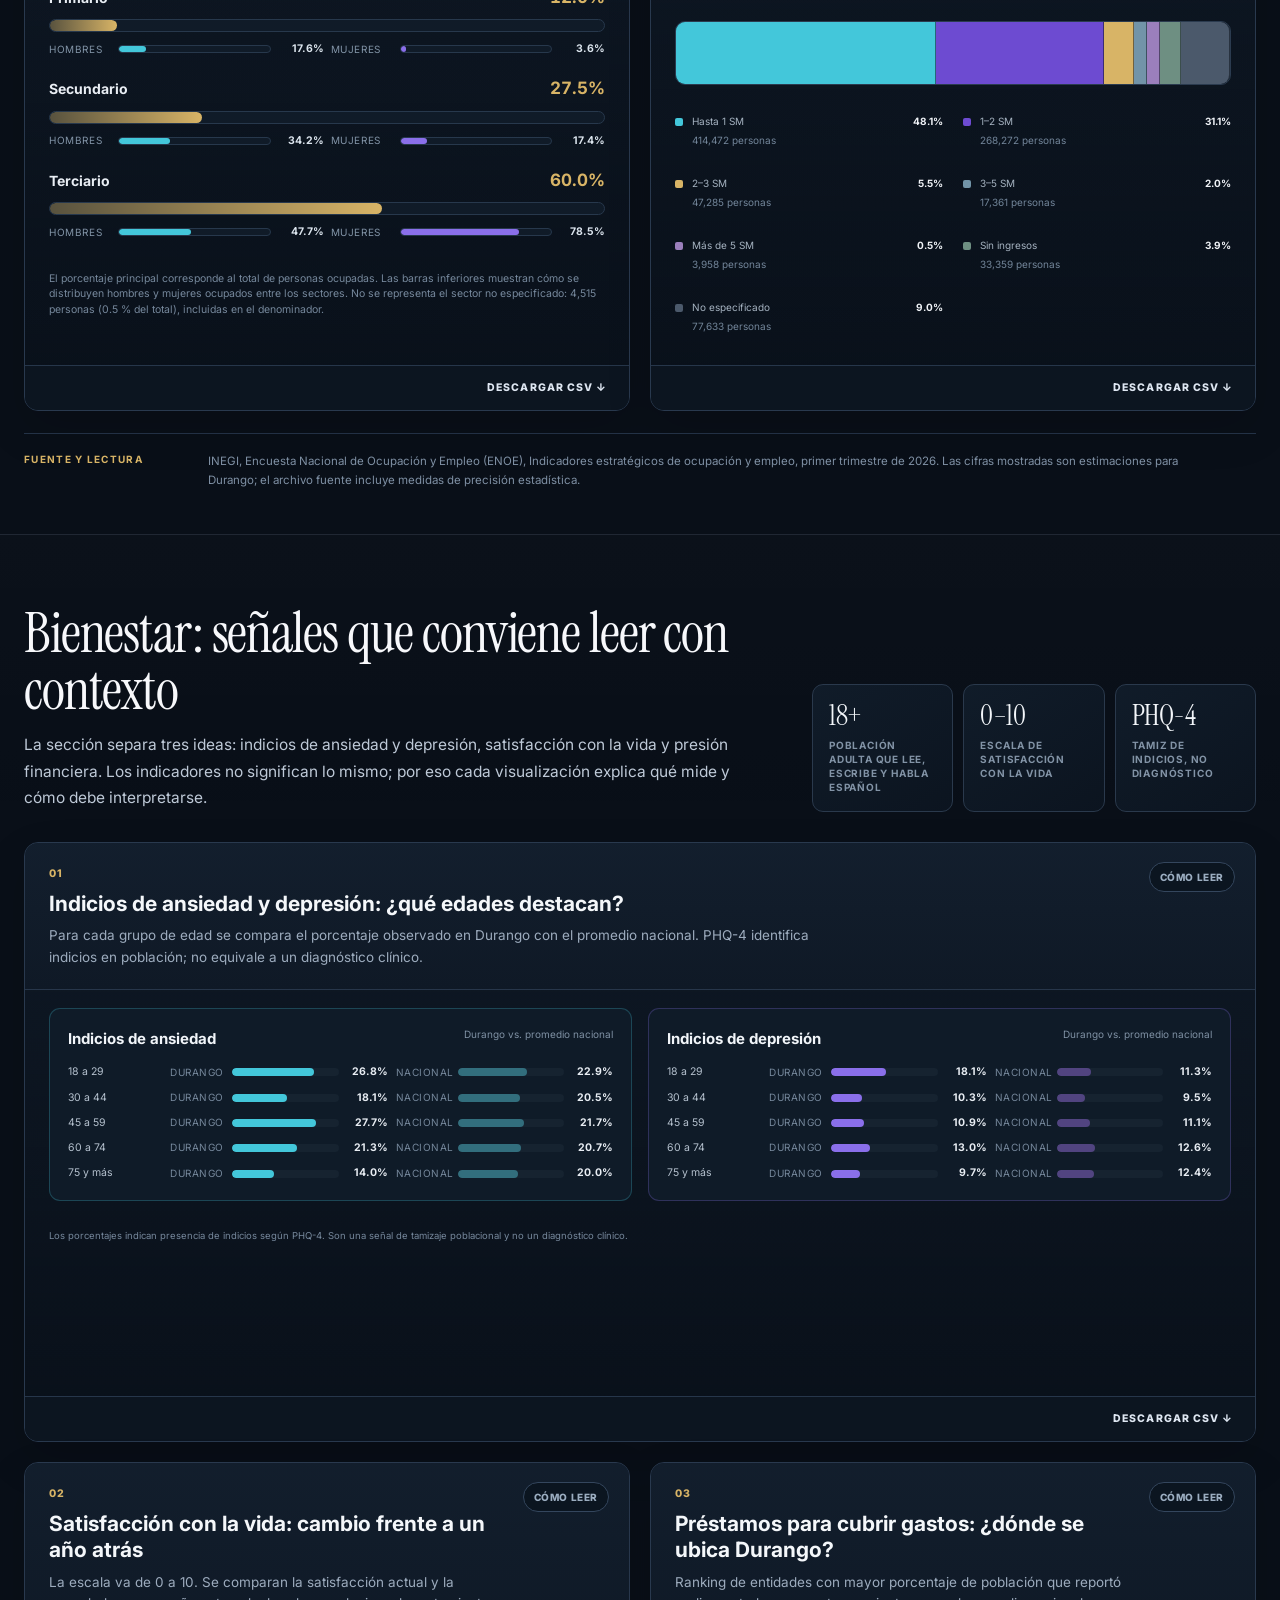
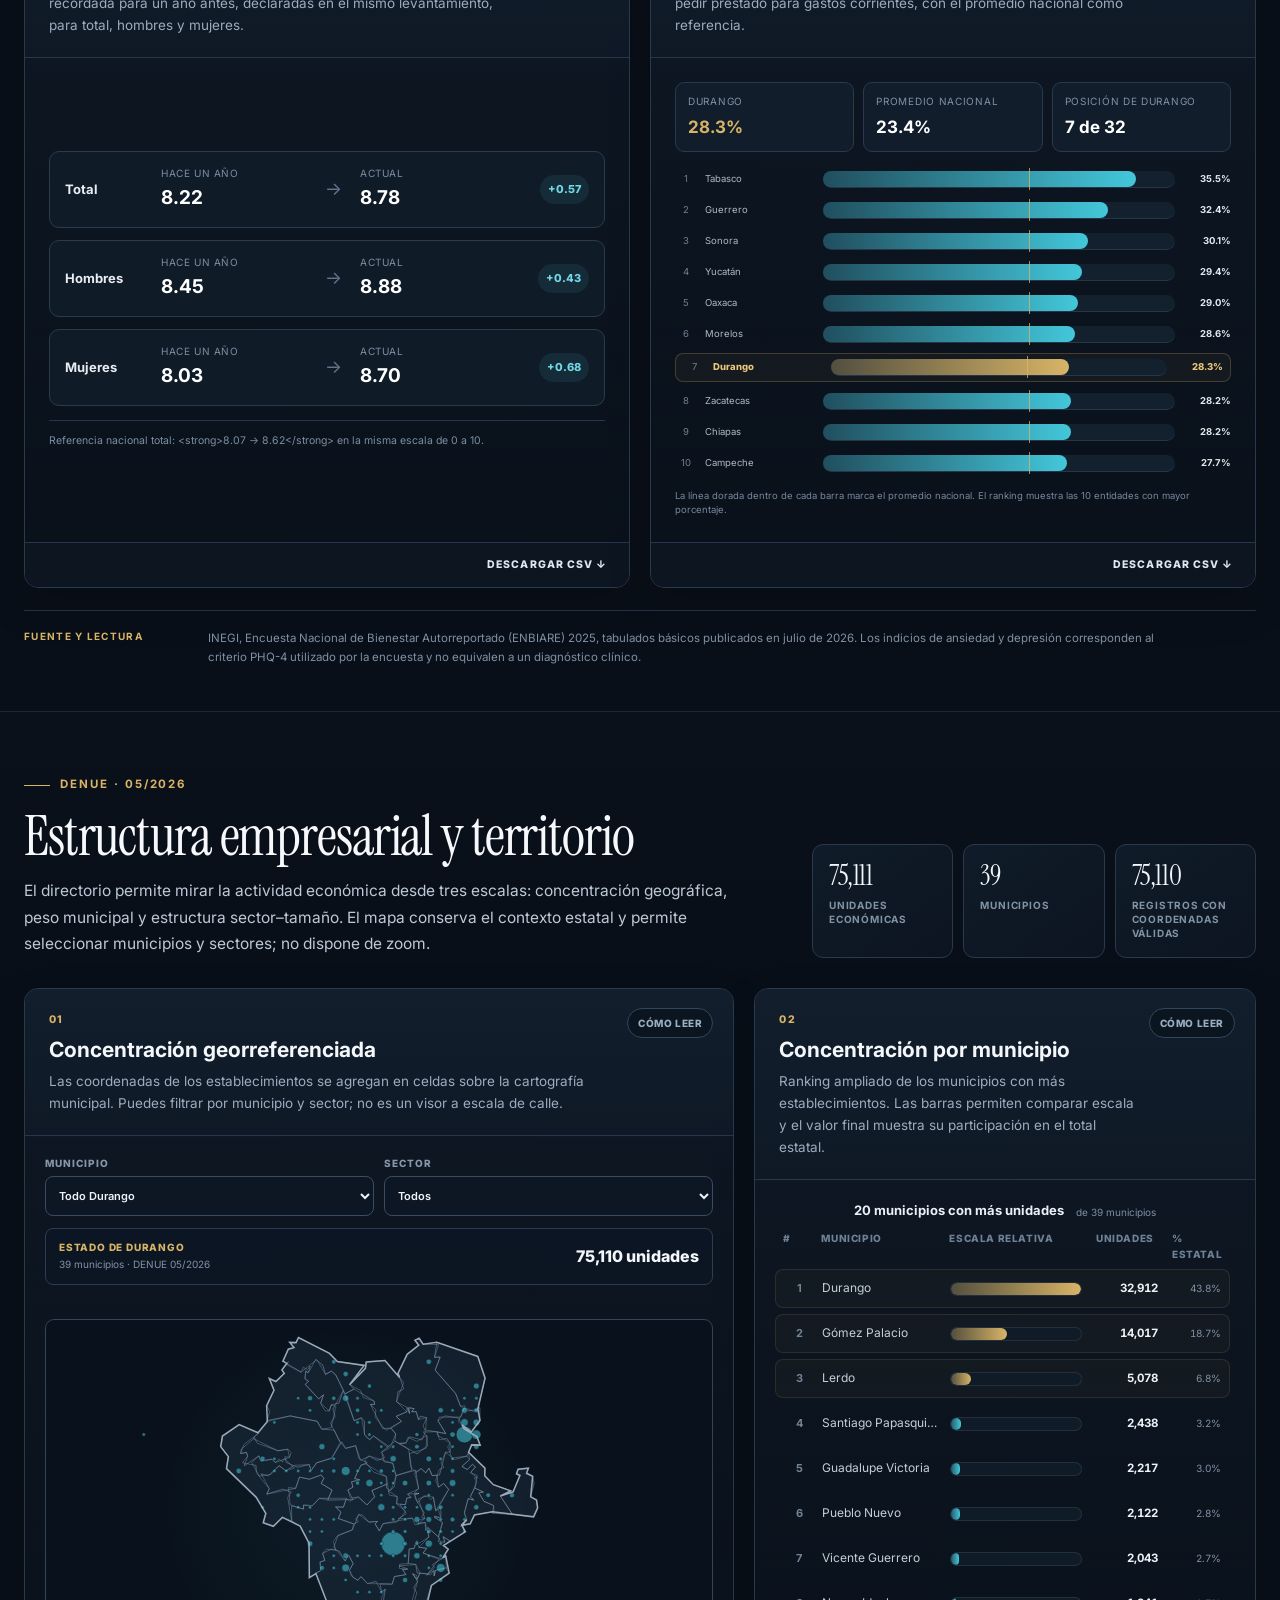
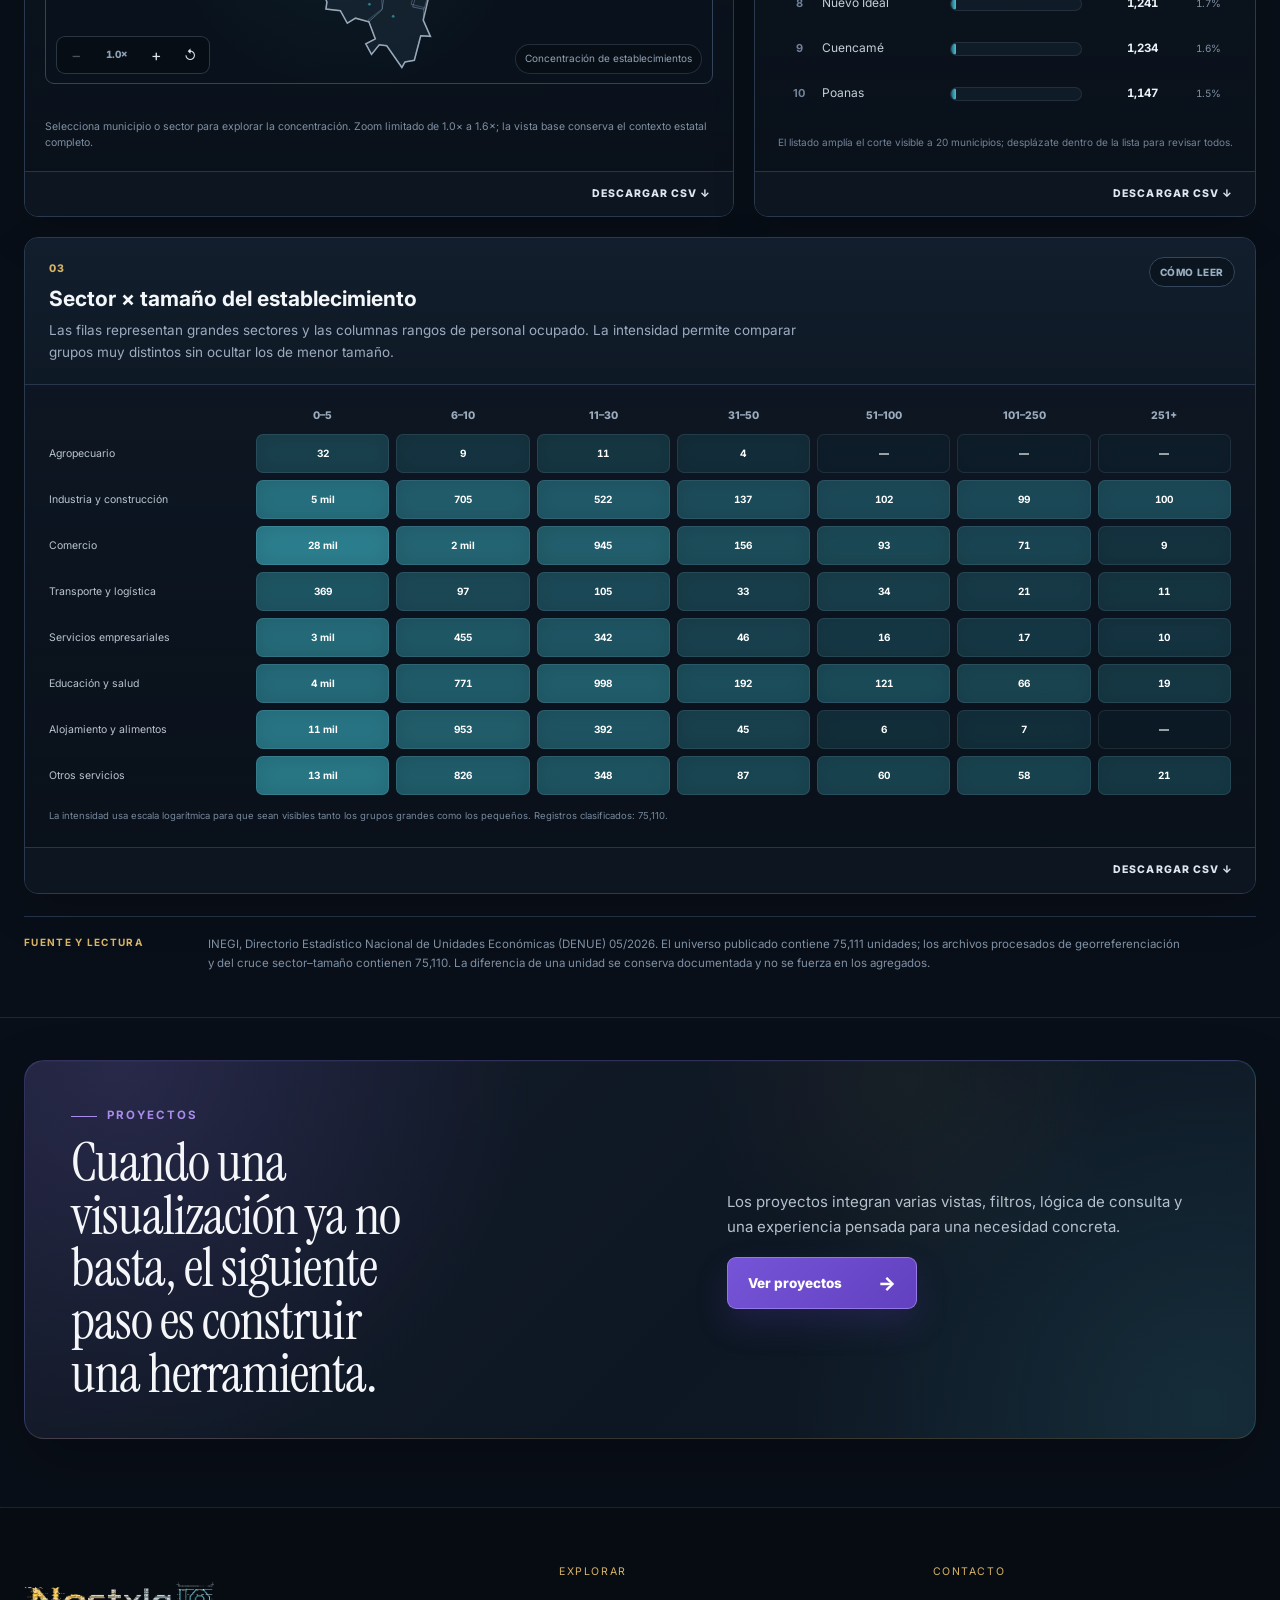
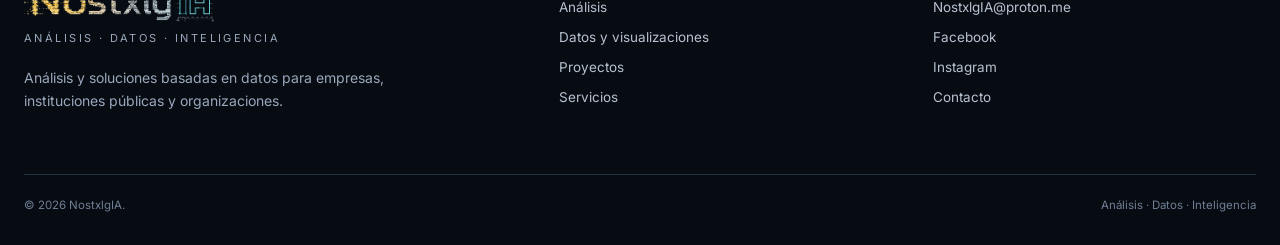
<file: visualizaciones/index.html>
<!DOCTYPE html><html lang="es"><head><script src="/assets/js/url-clean.js?v=20261102"></script><meta charset="utf-8"/><meta name="viewport" content="width=device-width,initial-scale=1"/><title>Datos y visualizaciones | NostxlgIA</title><meta http-equiv="refresh" content="0; url=../datos/"/><link rel="canonical" href="../datos/"/><meta name="robots" content="noindex"/><link href="../assets/css/styles.css" rel="stylesheet"/><link href="../assets/css/site-refinement.css" rel="stylesheet"/></head><body><main class="redirect-page"><div><h1>Datos y visualizaciones ahora están en una sola sección.</h1><p>Te estamos llevando a la nueva página.</p><a class="btn btn-primary" href="../datos/">Ir a Datos y visualizaciones</a></div></main><script>location.replace('../datos/');</script></body></html>
</file>
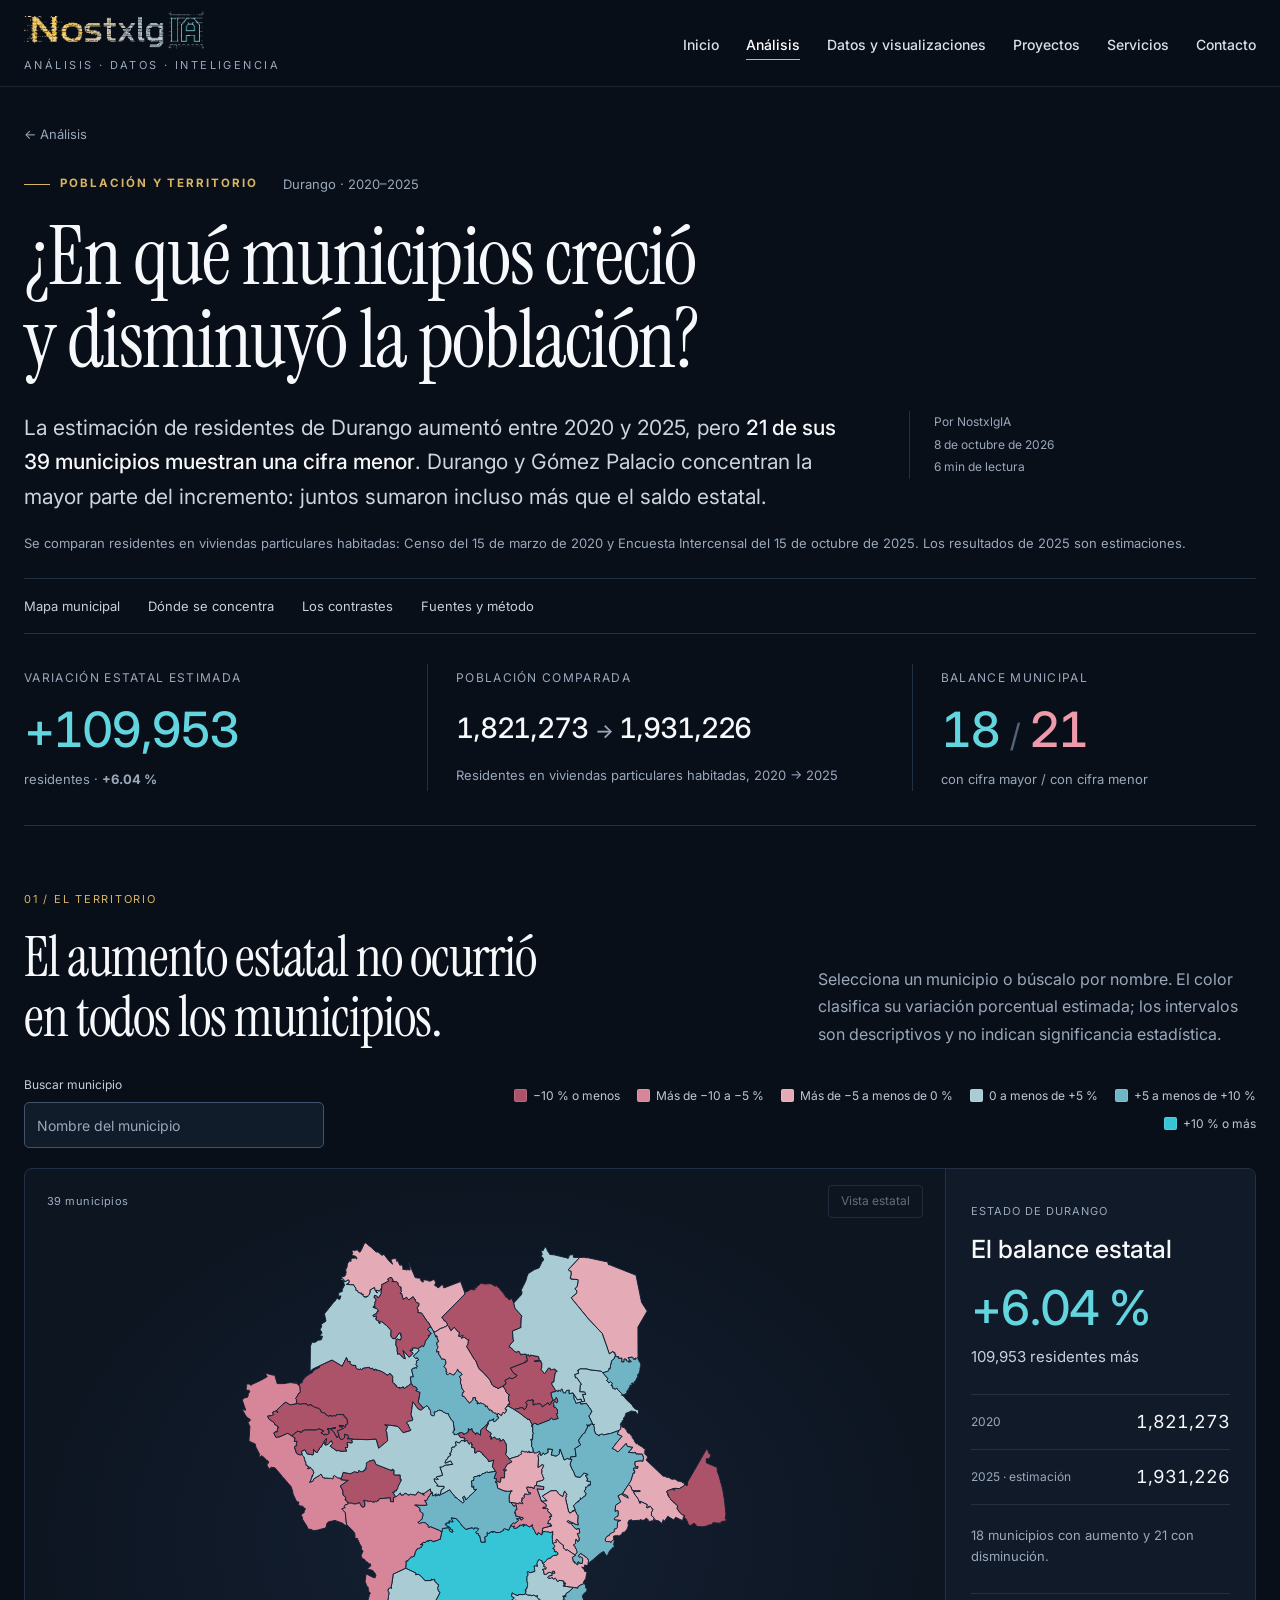
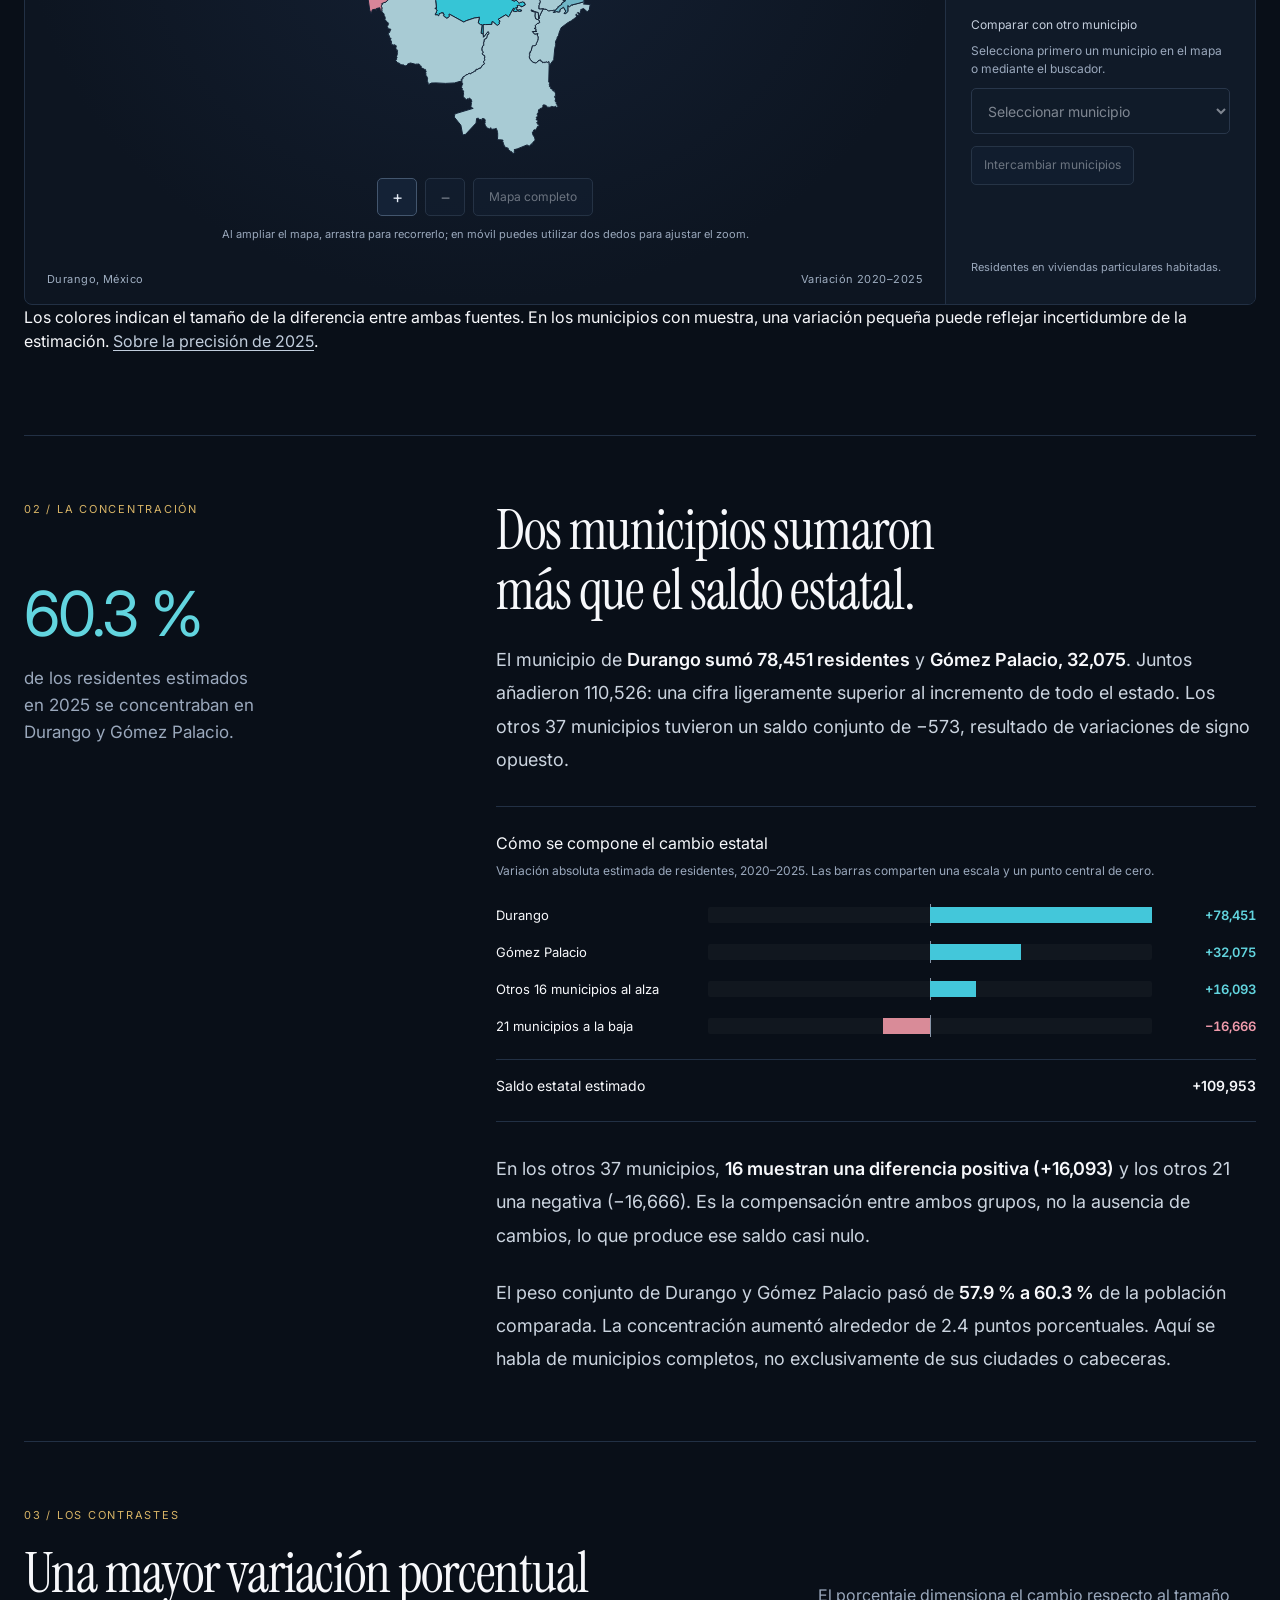
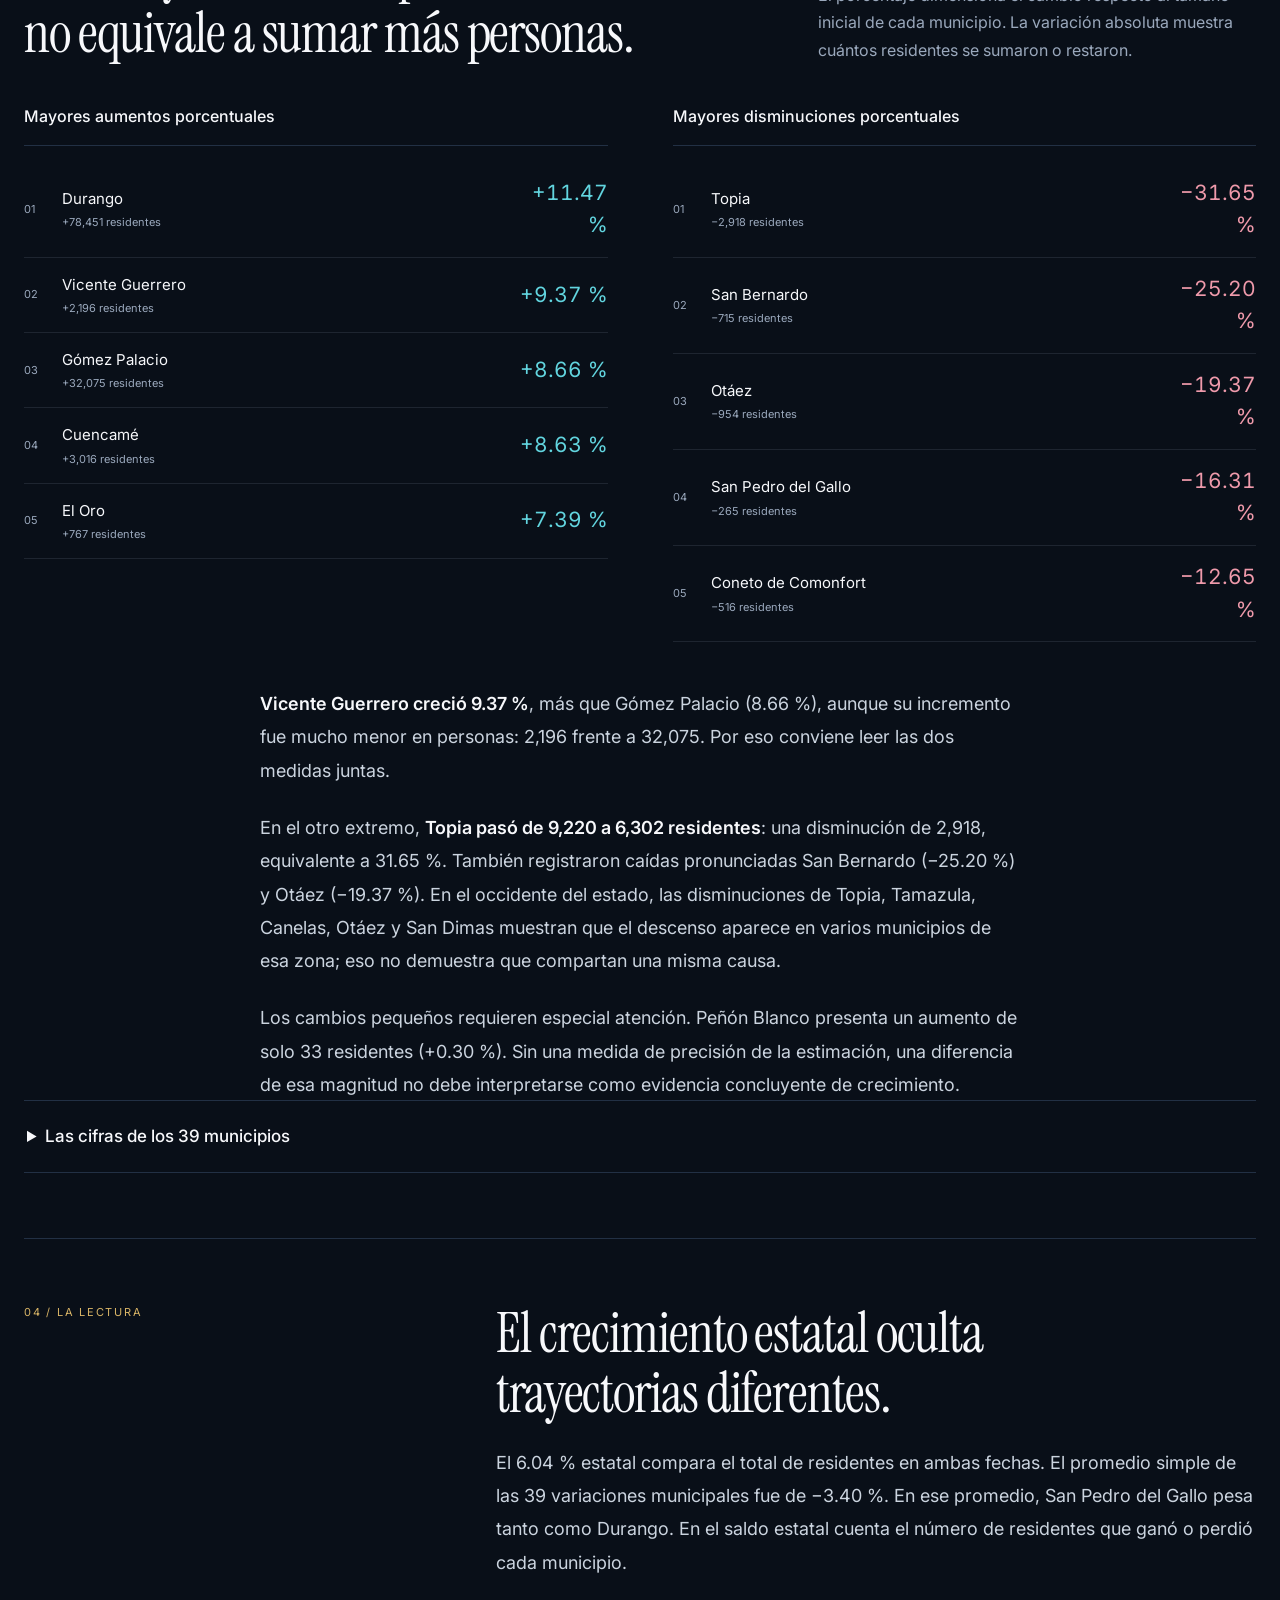
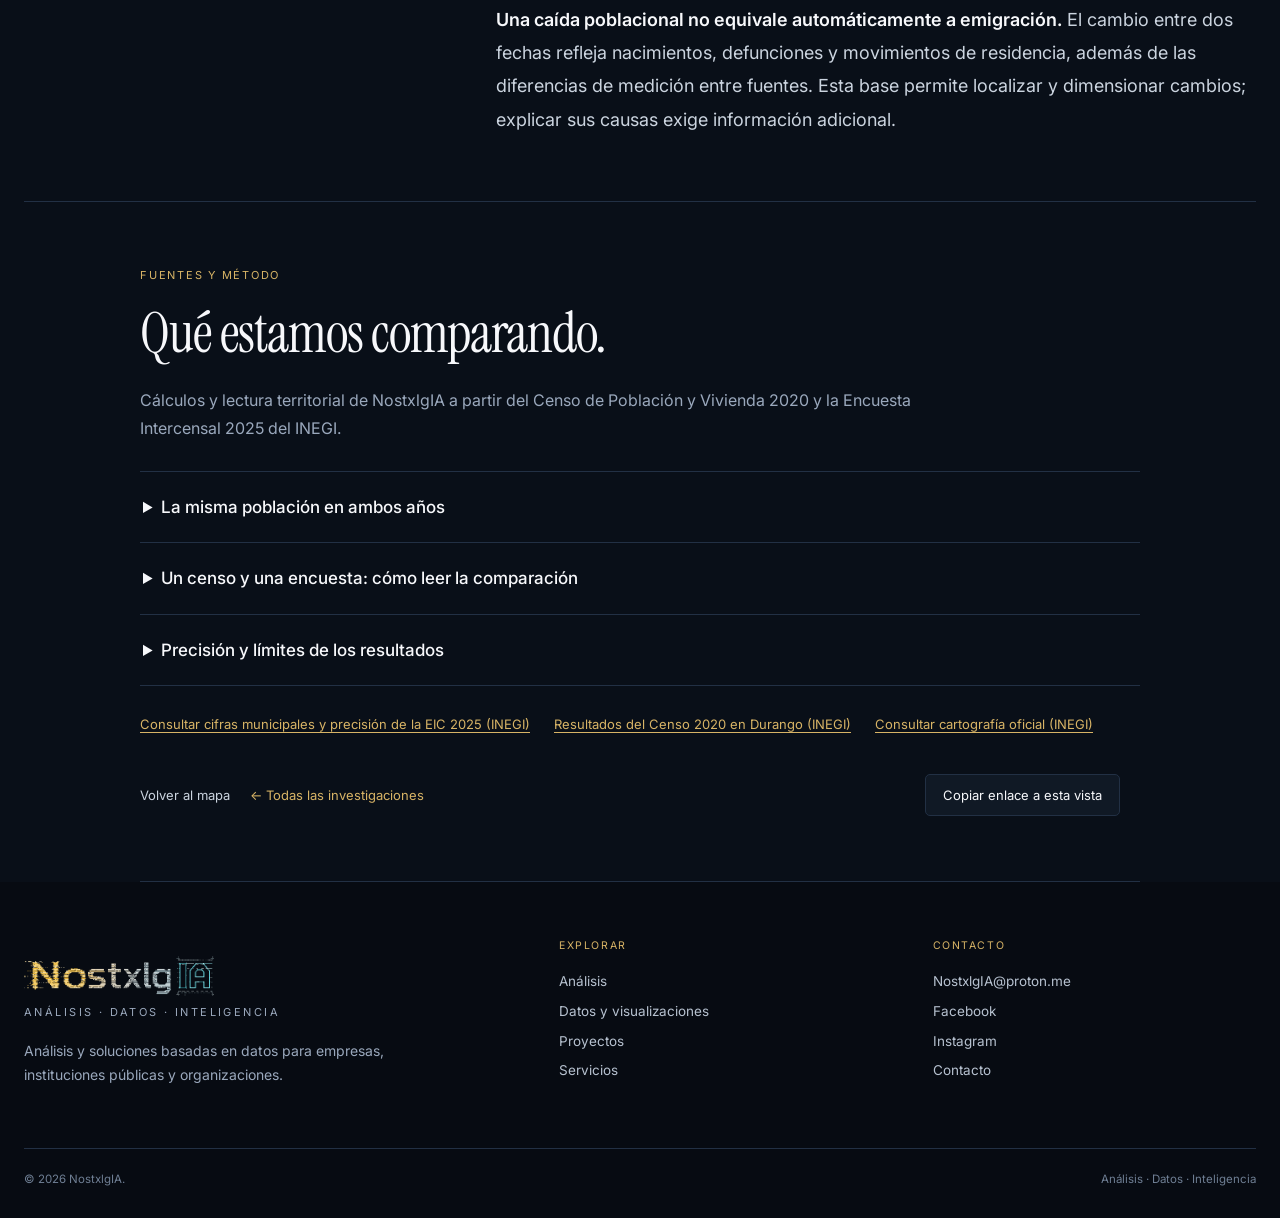
<file: analisis/poblacion-durango/index.html>
<!doctype html>
<html lang="es"><head>
<script src="/assets/js/url-clean.js?v=20261102"></script>
<meta charset="utf-8"><meta name="viewport" content="width=device-width,initial-scale=1">
<title>¿En qué municipios creció y disminuyó la población de Durango? | NostxlgIA</title>
<meta name="description" content="Entre 2020 y 2025, el saldo comparable de Durango aumentó en 109,953 residentes; 21 municipios muestran una cifra estimada inferior. Mapa y comparación municipal."><meta name="theme-color" content="#090f18">
<link rel="canonical" href="https://nostxlgia.com/analisis/poblacion-durango/">
<meta property="og:type" content="article"><meta property="og:locale" content="es_MX"><meta property="og:site_name" content="NostxlgIA">
<meta property="og:title" content="¿En qué municipios creció y disminuyó la población de Durango?"><meta property="og:description" content="Entre 2020 y 2025, el saldo comparable de Durango aumentó en 109,953 residentes; 21 municipios muestran una cifra estimada inferior. Mapa y comparación municipal."><meta property="og:url" content="https://nostxlgia.com/analisis/poblacion-durango/">
<meta property="og:image" content="https://nostxlgia.com/assets/images/analisis/poblacion-durango-social.png"><meta property="og:image:width" content="1200"><meta property="og:image:height" content="630"><meta property="og:image:alt" content="Durango 2020–2025. Mapa de variaciones porcentuales estimadas en 39 municipios.">
<meta name="twitter:card" content="summary_large_image"><meta name="twitter:title" content="¿En qué municipios creció y disminuyó la población de Durango?"><meta name="twitter:description" content="Entre 2020 y 2025, el saldo comparable de Durango aumentó en 109,953 residentes; 21 municipios muestran una cifra estimada inferior. Mapa y comparación municipal."><meta name="twitter:image" content="https://nostxlgia.com/assets/images/analisis/poblacion-durango-social.png">
<link rel="icon" type="image/svg+xml" href="/assets/images/favicon.svg">
<link rel="preconnect" href="https://fonts.googleapis.com"><link rel="preconnect" href="https://fonts.gstatic.com" crossorigin>
<link href="https://fonts.googleapis.com/css2?family=Instrument+Serif:ital@0;1&amp;family=Inter:wght@400;500;600;700;800&amp;display=swap" rel="stylesheet">
<link rel="stylesheet" href="/assets/css/styles.css?v=20261103-audit1"><link rel="stylesheet" href="/assets/css/site-polish.css" data-site-polish><link rel="stylesheet" href="/assets/css/editorial.css?v=20261103-comparison2">
<script type="application/ld+json">{"@context": "https://schema.org", "@type": "Article", "headline": "¿En qué municipios creció y disminuyó la población de Durango?", "description": "Entre 2020 y 2025, el saldo comparable de Durango aumentó en 109,953 residentes; 21 municipios muestran una cifra estimada inferior. Mapa y comparación municipal.", "datePublished": "2026-10-08", "dateModified": "2026-11-03", "author": {"@type": "Organization", "name": "NostxlgIA", "url": "https://nostxlgia.com"}, "publisher": {"@type": "Organization", "name": "NostxlgIA"}, "mainEntityOfPage": "https://nostxlgia.com/analisis/poblacion-durango/", "image": "https://nostxlgia.com/assets/images/analisis/poblacion-durango-social.png", "inLanguage": "es-MX", "articleSection": "Población y territorio"}</script>
</head><body class="editorial-page"><a class="skip-link" href="#contenido">Saltar al contenido</a><header class="site-header"><div class="container header-inner"><a aria-label="NostxlgIA, inicio" class="brand" href="/"><span class="brand-name">NostxlgIA</span><span class="brand-subtitle">Análisis · Datos · Inteligencia</span></a><button aria-expanded="false" aria-label="Abrir navegación" class="nav-toggle"><span></span><span></span><span></span></button><nav aria-label="Navegación principal" class="nav"><a href="/">Inicio</a><a class="active" aria-current="page" href="/analisis/">Análisis</a><a href="/datos/">Datos y visualizaciones</a><a href="/proyectos/">Proyectos</a><a href="/servicios/">Servicios</a><a href="/contacto/">Contacto</a></nav></div></header><main id="contenido"><header class="story-heading container">
  <a class="story-back" href="../">← Análisis</a>
  <div class="story-meta"><span class="eyebrow">Población y territorio</span><span>Durango · 2020–2025</span></div>
  <h1 class="display">¿En qué municipios creció y disminuyó la población?</h1>
  <div class="story-intro"><p>La estimación de residentes de Durango aumentó entre 2020 y 2025, pero <strong>21 de sus 39 municipios muestran una cifra menor</strong>. Durango y Gómez Palacio concentran la mayor parte del incremento: juntos sumaron incluso más que el saldo estatal.</p><div class="story-byline">Por NostxlgIA<br><time datetime="2026-10-08">8 de octubre de 2026</time><br>6 min de lectura</div></div>
  <p class="universe-note">Se comparan residentes en viviendas particulares habitadas: Censo del 15 de marzo de 2020 y Encuesta Intercensal del 15 de octubre de 2025. Los resultados de 2025 son estimaciones.</p>
  <nav class="story-index" aria-label="Contenido del artículo"><a href="#mapa">Mapa municipal</a><a href="#concentracion">Dónde se concentra</a><a href="#contrastes">Los contrastes</a><a href="#fuentes">Fuentes y método</a></nav>
</header>
<section class="container story-summary" aria-label="Balance estatal">
  <div><span class="summary-label">Variación estatal estimada</span><strong class="positive">+109,953</strong><span>residentes · <b>+6.04 %</b></span></div>
  <div><span class="summary-label">Población comparada</span><strong class="population-pair">1,821,273 <span>→</span> 1,931,226</strong><span>Residentes en viviendas particulares habitadas, 2020 → 2025</span></div>
  <div><span class="summary-label">Balance municipal</span><strong><span class="positive">18</span> <span class="summary-separator">/</span> <span class="negative">21</span></strong><span>con cifra mayor / con cifra menor</span></div>
</section>
<section id="mapa" class="container story-section map-section" aria-labelledby="map-heading">
  <div class="section-kicker">01 / El territorio</div>
  <div class="map-section-heading"><h2 id="map-heading" class="display">El aumento estatal no ocurrió en todos los municipios.</h2><p>Selecciona un municipio o búscalo por nombre. El color clasifica su variación porcentual estimada; los intervalos son descriptivos y no indican significancia estadística.</p></div>
  <div class="map-toolbar"><div class="search-wrap"><label for="municipality-search">Buscar municipio</label><input id="municipality-search" type="search" placeholder="Nombre del municipio" autocomplete="off" role="combobox" aria-autocomplete="list" aria-controls="search-results" aria-expanded="false"><ul id="search-results" role="listbox" aria-label="Municipios encontrados" hidden></ul></div><div class="map-legend" aria-label="Intervalos de variación porcentual estimada">
    <span><i style="background:#ad5369"></i>−10 % o menos</span>
    <span><i style="background:#d78599"></i>Más de −10 a −5 %</span>
    <span><i style="background:#e4abb6"></i>Más de −5 a menos de 0 %</span>
    <span><i style="background:#a8cbd4"></i>0 a menos de +5 %</span>
    <span><i style="background:#70b5c6"></i>+5 a menos de +10 %</span>
    <span><i style="background:#36c5d6"></i>+10 % o más</span>
  </div></div>
  <div class="map-layout"><div class="map-canvas">
    <div class="map-topline"><span>39 municipios</span><button id="reset-map" type="button">Vista estatal</button></div>
    <div class="map-stage" id="map-stage">
      <svg id="population-map" xmlns="http://www.w3.org/2000/svg" width="670" height="680" viewBox="0 0 670 680" preserveAspectRatio="xMidYMid meet" aria-labelledby="map-title map-desc">
        <title id="map-title">Variación estimada de residentes de los 39 municipios de Durango</title>
        <desc id="map-desc">Azules: estimación superior en 2025. Rosas: estimación inferior. Selecciona un municipio, usa los controles de acercamiento o las flechas del teclado para explorarlo.</desc>
        <defs><clipPath id="map-frame"><rect width="670" height="680"/></clipPath></defs>
        <g clip-path="url(#map-frame)">
          <svg id="map-camera" width="670" height="680" viewBox="0 0 670 680">
            <g id="municipality-layer"><image class="map-fallback" href="/assets/images/analisis/durango-municipios-interactive.svg?v=20261102" width="670" height="680"/></g>
            <g id="map-emphasis" aria-hidden="true" pointer-events="none"></g>
          </svg>
        </g>
      </svg>
      <div id="map-hover" class="map-hover" aria-hidden="true"></div>
    </div>
    <div class="map-controls" aria-label="Controles de acercamiento del mapa"><button id="zoom-in" type="button" aria-label="Acercar mapa">+</button><button id="zoom-out" type="button" aria-label="Alejar mapa">−</button><button id="zoom-reset" type="button">Mapa completo</button></div>
    <p class="map-control-hint">Al ampliar el mapa, arrastra para recorrerlo; en móvil puedes utilizar dos dedos para ajustar el zoom.</p>
    <p class="map-load-status" id="map-load-status" role="status" hidden>Cargando mapa interactivo…</p>
    <div class="map-bottomline"><span>Durango, México</span><span>Variación 2020–2025</span></div>
  </div><aside class="municipality-panel" aria-label="Detalle municipal"><div id="municipality-detail" aria-live="polite" aria-atomic="true">
    <span class="detail-kicker">Estado de Durango</span><h3>El balance estatal</h3><div class="detail-change positive">+6.04 %</div><p class="detail-delta">109,953 residentes más</p><dl class="population-values"><div><dt>2020</dt><dd>1,821,273</dd></div><div><dt>2025 · estimación</dt><dd>1,931,226</dd></div></dl><p class="detail-context">18 municipios con aumento y 21 con disminución.</p>
  </div><div class="compare-control"><label for="compare-municipality">Comparar con otro municipio</label><p id="compare-help" class="compare-help">Selecciona primero un municipio en el mapa o mediante el buscador.</p><select id="compare-municipality" disabled><option value="">Seleccionar municipio</option><option value="10001">Canatlán</option><option value="10002">Canelas</option><option value="10003">Coneto de Comonfort</option><option value="10004">Cuencamé</option><option value="10005">Durango</option><option value="10018">El Oro</option><option value="10006">General Simón Bolívar</option><option value="10007">Gómez Palacio</option><option value="10008">Guadalupe Victoria</option><option value="10009">Guanaceví</option><option value="10010">Hidalgo</option><option value="10011">Indé</option><option value="10012">Lerdo</option><option value="10013">Mapimí</option><option value="10014">Mezquital</option><option value="10015">Nazas</option><option value="10016">Nombre de Dios</option><option value="10039">Nuevo Ideal</option><option value="10017">Ocampo</option><option value="10019">Otáez</option><option value="10020">Pánuco de Coronado</option><option value="10021">Peñón Blanco</option><option value="10022">Poanas</option><option value="10023">Pueblo Nuevo</option><option value="10024">Rodeo</option><option value="10025">San Bernardo</option><option value="10026">San Dimas</option><option value="10027">San Juan de Guadalupe</option><option value="10028">San Juan del Río</option><option value="10029">San Luis del Cordero</option><option value="10030">San Pedro del Gallo</option><option value="10031">Santa Clara</option><option value="10032">Santiago Papasquiaro</option><option value="10033">Súchil</option><option value="10034">Tamazula</option><option value="10035">Tepehuanes</option><option value="10036">Tlahualilo</option><option value="10037">Topia</option><option value="10038">Vicente Guerrero</option></select><button id="swap-municipalities" class="swap-button" type="button" disabled>Intercambiar municipios</button></div><p class="detail-universe">Residentes en viviendas particulares habitadas.</p></aside></div>
  <section id="comparison-detail" class="comparison-workspace" aria-label="Comparación municipal" aria-live="polite" hidden></section>
  <p class="figure-note">Los colores indican el tamaño de la diferencia entre ambas fuentes. En los municipios con muestra, una variación pequeña puede reflejar incertidumbre de la estimación. <a href="#precision">Sobre la precisión de 2025</a>.</p>
  <noscript><p>La tabla municipal al final del artículo contiene todas las cifras. Para seleccionar municipios en el mapa, activa JavaScript.</p></noscript>
</section>
<section id="concentracion" class="container story-section narrative-grid">
  <div class="section-side"><span class="section-kicker">02 / La concentración</span><p class="editorial-pull"><strong>60.3 %</strong>de los residentes estimados en 2025 se concentraban en Durango y Gómez Palacio.</p></div>
  <div class="story-prose"><h2 class="display">Dos municipios sumaron más que el saldo estatal.</h2><p>El municipio de <strong>Durango sumó 78,451 residentes</strong> y <strong>Gómez Palacio, 32,075</strong>. Juntos añadieron 110,526: una cifra ligeramente superior al incremento de todo el estado. Los otros 37 municipios tuvieron un saldo conjunto de −573, resultado de variaciones de signo opuesto.</p>
  <figure class="contribution-figure" aria-label="Aportaciones positivas y negativas al cambio estatal">
      <figcaption>Cómo se compone el cambio estatal<span>Variación absoluta estimada de residentes, 2020–2025. Las barras comparten una escala y un punto central de cero.</span></figcaption>
      <div class="contribution-row"><span>Durango</span><div class="contribution-track"><i class="gain" style="--bar:50%"></i></div><strong class="positive">+78,451</strong></div>
      <div class="contribution-row"><span>Gómez Palacio</span><div class="contribution-track"><i class="gain" style="--bar:20.45%"></i></div><strong class="positive">+32,075</strong></div>
      <div class="contribution-row"><span>Otros 16 municipios al alza</span><div class="contribution-track"><i class="gain" style="--bar:10.26%"></i></div><strong class="positive">+16,093</strong></div>
      <div class="contribution-row"><span>21 municipios a la baja</span><div class="contribution-track"><i class="loss" style="--bar:10.62%"></i></div><strong class="negative">−16,666</strong></div>
      <div class="contribution-total"><span>Saldo estatal estimado</span><strong>+109,953</strong></div>
    </figure>
  <p>En los otros 37 municipios, <strong>16 muestran una diferencia positiva (+16,093)</strong> y los otros 21 una negativa (−16,666). Es la compensación entre ambos grupos, no la ausencia de cambios, lo que produce ese saldo casi nulo.</p><p>El peso conjunto de Durango y Gómez Palacio pasó de <strong>57.9 % a 60.3 %</strong> de la población comparada. La concentración aumentó alrededor de 2.4 puntos porcentuales. Aquí se habla de municipios completos, no exclusivamente de sus ciudades o cabeceras.</p></div>
</section>
<section id="contrastes" class="container story-section">
  <div class="section-kicker">03 / Los contrastes</div><div class="map-section-heading"><h2 class="display">Una mayor variación porcentual no equivale a sumar más personas.</h2><p>El porcentaje dimensiona el cambio respecto al tamaño inicial de cada municipio. La variación absoluta muestra cuántos residentes se sumaron o restaron.</p></div>
  <div class="extremes-grid"><div><h3>Mayores aumentos porcentuales</h3><button class="rank-row" data-select-municipality="10005" aria-label="Seleccionar Durango"><span class="rank-no">01</span><span class="rank-name">Durango<small>+78,451 residentes</small></span><span class="rank-value positive">+11.47 %</span></button><button class="rank-row" data-select-municipality="10038" aria-label="Seleccionar Vicente Guerrero"><span class="rank-no">02</span><span class="rank-name">Vicente Guerrero<small>+2,196 residentes</small></span><span class="rank-value positive">+9.37 %</span></button><button class="rank-row" data-select-municipality="10007" aria-label="Seleccionar Gómez Palacio"><span class="rank-no">03</span><span class="rank-name">Gómez Palacio<small>+32,075 residentes</small></span><span class="rank-value positive">+8.66 %</span></button><button class="rank-row" data-select-municipality="10004" aria-label="Seleccionar Cuencamé"><span class="rank-no">04</span><span class="rank-name">Cuencamé<small>+3,016 residentes</small></span><span class="rank-value positive">+8.63 %</span></button><button class="rank-row" data-select-municipality="10018" aria-label="Seleccionar El Oro"><span class="rank-no">05</span><span class="rank-name">El Oro<small>+767 residentes</small></span><span class="rank-value positive">+7.39 %</span></button></div><div><h3>Mayores disminuciones porcentuales</h3><button class="rank-row" data-select-municipality="10037" aria-label="Seleccionar Topia"><span class="rank-no">01</span><span class="rank-name">Topia<small>−2,918 residentes</small></span><span class="rank-value negative">−31.65 %</span></button><button class="rank-row" data-select-municipality="10025" aria-label="Seleccionar San Bernardo"><span class="rank-no">02</span><span class="rank-name">San Bernardo<small>−715 residentes</small></span><span class="rank-value negative">−25.20 %</span></button><button class="rank-row" data-select-municipality="10019" aria-label="Seleccionar Otáez"><span class="rank-no">03</span><span class="rank-name">Otáez<small>−954 residentes</small></span><span class="rank-value negative">−19.37 %</span></button><button class="rank-row" data-select-municipality="10030" aria-label="Seleccionar San Pedro del Gallo"><span class="rank-no">04</span><span class="rank-name">San Pedro del Gallo<small>−265 residentes</small></span><span class="rank-value negative">−16.31 %</span></button><button class="rank-row" data-select-municipality="10003" aria-label="Seleccionar Coneto de Comonfort"><span class="rank-no">05</span><span class="rank-name">Coneto de Comonfort<small>−516 residentes</small></span><span class="rank-value negative">−12.65 %</span></button></div></div>
  <div class="story-prose centered-prose"><p><strong>Vicente Guerrero creció 9.37 %</strong>, más que Gómez Palacio (8.66 %), aunque su incremento fue mucho menor en personas: 2,196 frente a 32,075. Por eso conviene leer las dos medidas juntas.</p><p>En el otro extremo, <strong>Topia pasó de 9,220 a 6,302 residentes</strong>: una disminución de 2,918, equivalente a 31.65 %. También registraron caídas pronunciadas San Bernardo (−25.20 %) y Otáez (−19.37 %). En el occidente del estado, las disminuciones de Topia, Tamazula, Canelas, Otáez y San Dimas muestran que el descenso aparece en varios municipios de esa zona; eso no demuestra que compartan una misma causa.</p><p>Los cambios pequeños requieren especial atención. Peñón Blanco presenta un aumento de solo 33 residentes (+0.30 %). Sin una medida de precisión de la estimación, una diferencia de esa magnitud no debe interpretarse como evidencia concluyente de crecimiento.</p></div>
  <details class="municipality-table-disclosure"><summary>Las cifras de los 39 municipios</summary><div class="table-heading"><p>Residentes en viviendas particulares habitadas. Orden alfabético.</p><a href="../../assets/data/analisis/poblacion-durango.csv" download>Descargar datos CSV ↓</a></div><div class="table-scroll" role="region" aria-label="Tabla de población municipal" tabindex="0"><table><caption class="sr-only">Población municipal comparable de 2020 y 2025, variación absoluta y porcentual</caption><thead><tr><th scope="col">Municipio</th><th scope="col">2020</th><th scope="col">2025</th><th scope="col">Cambio</th><th scope="col">Variación</th></tr></thead><tbody><tr><th scope="row">Canatlán</th><td>31,032</td><td>32,884</td><td class="positive">+1,852</td><td class="positive">+5.97 %</td></tr><tr><th scope="row">Canelas</th><td>4,293</td><td>3,752</td><td class="negative">−541</td><td class="negative">−12.60 %</td></tr><tr><th scope="row">Coneto de Comonfort</th><td>4,078</td><td>3,562</td><td class="negative">−516</td><td class="negative">−12.65 %</td></tr><tr><th scope="row">Cuencamé</th><td>34,955</td><td>37,971</td><td class="positive">+3,016</td><td class="positive">+8.63 %</td></tr><tr><th scope="row">Durango</th><td>683,730</td><td>762,181</td><td class="positive">+78,451</td><td class="positive">+11.47 %</td></tr><tr><th scope="row">El Oro</th><td>10,384</td><td>11,151</td><td class="positive">+767</td><td class="positive">+7.39 %</td></tr><tr><th scope="row">General Simón Bolívar</th><td>10,022</td><td>9,579</td><td class="negative">−443</td><td class="negative">−4.42 %</td></tr><tr><th scope="row">Gómez Palacio</th><td>370,412</td><td>402,487</td><td class="positive">+32,075</td><td class="positive">+8.66 %</td></tr><tr><th scope="row">Guadalupe Victoria</th><td>36,331</td><td>35,108</td><td class="negative">−1,223</td><td class="negative">−3.37 %</td></tr><tr><th scope="row">Guanaceví</th><td>9,828</td><td>9,961</td><td class="positive">+133</td><td class="positive">+1.35 %</td></tr><tr><th scope="row">Hidalgo</th><td>3,835</td><td>3,367</td><td class="negative">−468</td><td class="negative">−12.20 %</td></tr><tr><th scope="row">Indé</th><td>4,728</td><td>4,577</td><td class="negative">−151</td><td class="negative">−3.19 %</td></tr><tr><th scope="row">Lerdo</th><td>163,177</td><td>165,001</td><td class="positive">+1,824</td><td class="positive">+1.12 %</td></tr><tr><th scope="row">Mapimí</th><td>26,930</td><td>27,290</td><td class="positive">+360</td><td class="positive">+1.34 %</td></tr><tr><th scope="row">Mezquital</th><td>47,215</td><td>47,718</td><td class="positive">+503</td><td class="positive">+1.07 %</td></tr><tr><th scope="row">Nazas</th><td>12,886</td><td>13,796</td><td class="positive">+910</td><td class="positive">+7.06 %</td></tr><tr><th scope="row">Nombre de Dios</th><td>19,048</td><td>19,629</td><td class="positive">+581</td><td class="positive">+3.05 %</td></tr><tr><th scope="row">Nuevo Ideal</th><td>27,958</td><td>28,267</td><td class="positive">+309</td><td class="positive">+1.11 %</td></tr><tr><th scope="row">Ocampo</th><td>8,003</td><td>7,693</td><td class="negative">−310</td><td class="negative">−3.87 %</td></tr><tr><th scope="row">Otáez</th><td>4,924</td><td>3,970</td><td class="negative">−954</td><td class="negative">−19.37 %</td></tr><tr><th scope="row">Pánuco de Coronado</th><td>12,644</td><td>11,994</td><td class="negative">−650</td><td class="negative">−5.14 %</td></tr><tr><th scope="row">Peñón Blanco</th><td>11,110</td><td>11,143</td><td class="positive">+33</td><td class="positive">+0.30 %</td></tr><tr><th scope="row">Poanas</th><td>25,605</td><td>25,061</td><td class="negative">−544</td><td class="negative">−2.12 %</td></tr><tr><th scope="row">Pueblo Nuevo</th><td>51,024</td><td>53,158</td><td class="positive">+2,134</td><td class="positive">+4.18 %</td></tr><tr><th scope="row">Rodeo</th><td>12,814</td><td>13,120</td><td class="positive">+306</td><td class="positive">+2.39 %</td></tr><tr><th scope="row">San Bernardo</th><td>2,837</td><td>2,122</td><td class="negative">−715</td><td class="negative">−25.20 %</td></tr><tr><th scope="row">San Dimas</th><td>17,215</td><td>16,354</td><td class="negative">−861</td><td class="negative">−5.00 %</td></tr><tr><th scope="row">San Juan de Guadalupe</th><td>5,251</td><td>4,646</td><td class="negative">−605</td><td class="negative">−11.52 %</td></tr><tr><th scope="row">San Juan del Río</th><td>12,012</td><td>11,465</td><td class="negative">−547</td><td class="negative">−4.55 %</td></tr><tr><th scope="row">San Luis del Cordero</th><td>2,103</td><td>1,845</td><td class="negative">−258</td><td class="negative">−12.27 %</td></tr><tr><th scope="row">San Pedro del Gallo</th><td>1,625</td><td>1,360</td><td class="negative">−265</td><td class="negative">−16.31 %</td></tr><tr><th scope="row">Santa Clara</th><td>6,727</td><td>6,468</td><td class="negative">−259</td><td class="negative">−3.85 %</td></tr><tr><th scope="row">Santiago Papasquiaro</th><td>48,273</td><td>49,150</td><td class="positive">+877</td><td class="positive">+1.82 %</td></tr><tr><th scope="row">Súchil</th><td>6,917</td><td>7,209</td><td class="positive">+292</td><td class="positive">+4.22 %</td></tr><tr><th scope="row">Tamazula</th><td>26,179</td><td>23,676</td><td class="negative">−2,503</td><td class="negative">−9.56 %</td></tr><tr><th scope="row">Tepehuanes</th><td>11,373</td><td>10,172</td><td class="negative">−1,201</td><td class="negative">−10.56 %</td></tr><tr><th scope="row">Tlahualilo</th><td>21,143</td><td>20,409</td><td class="negative">−734</td><td class="negative">−3.47 %</td></tr><tr><th scope="row">Topia</th><td>9,220</td><td>6,302</td><td class="negative">−2,918</td><td class="negative">−31.65 %</td></tr><tr><th scope="row">Vicente Guerrero</th><td>23,432</td><td>25,628</td><td class="positive">+2,196</td><td class="positive">+9.37 %</td></tr></tbody></table></div></details>
</section>
<section class="container story-section narrative-grid"><div class="section-side"><span class="section-kicker">04 / La lectura</span></div><div class="story-prose"><h2 class="display">El crecimiento estatal oculta trayectorias diferentes.</h2><p>El 6.04 % estatal compara el total de residentes en ambas fechas. El promedio simple de las 39 variaciones municipales fue de −3.40 %. En ese promedio, San Pedro del Gallo pesa tanto como Durango. En el saldo estatal cuenta el número de residentes que ganó o perdió cada municipio.</p><p><strong>Una caída poblacional no equivale automáticamente a emigración.</strong> El cambio entre dos fechas refleja nacimientos, defunciones y movimientos de residencia, además de las diferencias de medición entre fuentes. Esta base permite localizar y dimensionar cambios; explicar sus causas exige información adicional.</p></div></section>
<section id="fuentes" class="container story-section sources-section"><div class="section-kicker">Fuentes y método</div><h2 class="display">Qué estamos comparando.</h2><p class="sources-intro">Cálculos y lectura territorial de NostxlgIA a partir del Censo de Población y Vivienda 2020 y la Encuesta Intercensal 2025 del INEGI.</p>
  <details><summary>La misma población en ambos años</summary><div class="method-copy"><p>Se comparan residentes en viviendas particulares habitadas. Para 2020 se utiliza <code>OCUPVIVPAR</code>, conservada como <code>OCUPVIV20</code> en la base de trabajo; para 2025 se utiliza <code>POBVPH25</code>. No se usa <code>POBTOT20</code>, porque la población total censal abarca un universo más amplio, incluida la población en viviendas colectivas.</p><p>Esta elección importa: al usar población total de 2020, Mezquital y Santiago Papasquiaro parecerían disminuir. Con el universo comparable registran aumentos de 503 y 877 residentes, respectivamente.</p><p>El cambio absoluto se calcula como población de 2025 menos población de 2020. El porcentaje divide esa diferencia entre la cifra de 2020 y la multiplica por 100. El porcentaje estatal se calcula con los totales, no promediando porcentajes municipales. Los porcentajes mostrados se redondean a dos decimales.</p><p><a href="https://www.inegi.org.mx/contenidos/programas/ccpv/2020/doc/fd_iter_cpv2020.pdf">INEGI · Descripción de los indicadores del ITER 2020</a>, indicador 232, página 29. <a href="https://www.inegi.org.mx/contenidos/programas/ccpv/2020/datosabiertos/iter/iter_10_cpv2020_csv.zip">ITER 2020 de Durango (CSV comprimido)</a>.</p></div></details>
  <details><summary>Un censo y una encuesta: cómo leer la comparación</summary><div class="method-copy"><p>El censo busca enumerar a la población y las viviendas. Una encuesta obtiene información de una muestra seleccionada y utiliza ponderaciones para representar a la población de estudio. La Intercensal actualiza la información entre los censos decenales; en algunos municipios su levantamiento fue exhaustivo.</p><p>En Durango, la Encuesta Intercensal 2025 utilizó levantamiento censal en Canelas, Coneto de Comonfort, Hidalgo, Mezquital, Otáez, San Bernardo, San Luis del Cordero y San Pedro del Gallo. En los demás municipios se utilizaron estimaciones basadas en muestra. La diferencia importa al valorar la precisión de cada resultado y no elimina posibles errores de cobertura o respuesta.</p><p>En la EIC 2025, los factores de expansión se vinculan con la probabilidad de selección de las áreas. Permiten que los residentes observados representen a otros del mismo universo. No se trata de sumar sin ponderar a las personas entrevistadas. Este artículo utiliza las cifras de 2025 ya integradas en la base municipal; no reconstruye estimaciones a partir de microdatos.</p><p>La referencia temporal de la EIC es el 15 de octubre de 2025; la del Censo 2020 es el 15 de marzo de 2020. Las variaciones del artículo corresponden al intervalo entre ambos ejercicios, no a una tasa anual ni a cinco años exactos.</p><p><a href="https://www.inegi.org.mx/contenidos/productos/prod_serv/contenidos/espanol/bvinegi/productos/nueva_estruc/889463931133.pdf">INEGI · Síntesis metodológica y conceptual de la EIC 2025</a>, secciones 6.1 y 6.3. <a href="https://www.inegi.org.mx/contenidos/productos/prod_serv/contenidos/espanol/bvinegi/productos/nueva_estruc/889463931140.pdf">Diseño de la muestra</a>, sección 1.6. <a href="https://www.inegi.org.mx/contenidos/programas/ccpv/2020/doc/censo2020_principales_resultados_ejecutiva_eum.pdf">Censo de Población y Vivienda 2020</a>.</p></div></details>
  <details id="precision"><summary>Precisión y límites de los resultados</summary><div class="method-copy"><p>Las estimaciones basadas en una muestra tienen incertidumbre. Los errores estándar, coeficientes de variación e intervalos de confianza ayudan a valorar su precisión. Los archivos usados aquí no incluyen esas medidas: por ello no se calculan pruebas de significancia ni se atribuye certeza estadística al sentido de cada cambio.</p><p>Los conteos de 18 municipios con crecimiento y 21 con disminución describen el signo de la diferencia entre las cifras disponibles. No significan que los 39 cambios sean estadísticamente concluyentes. Los municipios de levantamiento exhaustivo tienen un tratamiento distinto del muestreo, pero siguen sujetos a posibles errores de cobertura y respuesta.</p><p>Las cifras de 2025 se cotejaron por municipio con el <a href="https://www.inegi.org.mx/contenidos/productos/prod_serv/contenidos/espanol/bvinegi/productos/nueva_estruc/889463931263.pdf">Panorama sociodemográfico de Durango 2025</a>. La tabla y la cartografía se enlazaron por la clave municipal de cinco dígitos (<code>CVEGEO</code>): 39 coincidencias, sin duplicados ni faltantes. Los totales estatales son la suma de estas 39 filas. La coincidencia de claves no sustituye una conciliación histórica de límites; aquí se representa una sola cartografía municipal de referencia, procedente del archivo de trabajo <code>10mun</code>. Su edición y procedencia exacta deben contrastarse con el <a href="https://www.inegi.org.mx/temas/mg/">Marco Geoestadístico del INEGI</a>; no se atribuye una edición oficial no documentada.</p><p>Las fuentes permiten comparar cifras y estimaciones, pero esta comparación no identifica sus causas. Las interpretaciones territoriales del artículo son de NostxlgIA.</p><p><a href="https://www.inegi.org.mx/programas/eic/2025/">INEGI · Encuesta Intercensal 2025, tabulados y metodología</a>. Los tabulados interactivos permiten consultar también medidas de precisión cuando estén disponibles para el estimador seleccionado.</p></div></details>
  <div class="source-links"><a href="https://gaia.inegi.org.mx/sciince2025/">Consultar cifras municipales y precisión de la EIC 2025 (INEGI)</a><a href="https://www.inegi.org.mx/contenidos/programas/ccpv/2020/doc/cpv2020_pres_res_dgo.pdf">Resultados del Censo 2020 en Durango (INEGI)</a><a href="https://www.inegi.org.mx/temas/mg/">Consultar cartografía oficial (INEGI)</a></div><div class="story-end"><a class="return-map" href="#mapa">Volver al mapa</a><a href="../">← Todas las investigaciones</a><button type="button" id="share-article">Copiar enlace a esta vista</button><span id="share-status" role="status"></span></div>
</section>
<script type="application/json" id="population-data">{"totals": {"p20": 1821273, "p25": 1931226, "delta": 109953, "pct": 6.037150937833044, "growth": 18, "decline": 21}, "municipalities": [{"id": "10001", "name": "Canatlán", "p20": 31032, "p25": 32884, "delta": 1852, "pct": 5.968032998195412}, {"id": "10002", "name": "Canelas", "p20": 4293, "p25": 3752, "delta": -541, "pct": -12.601910086186816}, {"id": "10003", "name": "Coneto de Comonfort", "p20": 4078, "p25": 3562, "delta": -516, "pct": -12.653261402648358}, {"id": "10004", "name": "Cuencamé", "p20": 34955, "p25": 37971, "delta": 3016, "pct": 8.628236303819197}, {"id": "10005", "name": "Durango", "p20": 683730, "p25": 762181, "delta": 78451, "pct": 11.4739736445673}, {"id": "10018", "name": "El Oro", "p20": 10384, "p25": 11151, "delta": 767, "pct": 7.386363636363637}, {"id": "10006", "name": "General Simón Bolívar", "p20": 10022, "p25": 9579, "delta": -443, "pct": -4.420275394132908}, {"id": "10007", "name": "Gómez Palacio", "p20": 370412, "p25": 402487, "delta": 32075, "pct": 8.659276697299223}, {"id": "10008", "name": "Guadalupe Victoria", "p20": 36331, "p25": 35108, "delta": -1223, "pct": -3.3662712284275136}, {"id": "10009", "name": "Guanaceví", "p20": 9828, "p25": 9961, "delta": 133, "pct": 1.3532763532763532}, {"id": "10010", "name": "Hidalgo", "p20": 3835, "p25": 3367, "delta": -468, "pct": -12.203389830508476}, {"id": "10011", "name": "Indé", "p20": 4728, "p25": 4577, "delta": -151, "pct": -3.193739424703892}, {"id": "10012", "name": "Lerdo", "p20": 163177, "p25": 165001, "delta": 1824, "pct": 1.1178045925590003}, {"id": "10013", "name": "Mapimí", "p20": 26930, "p25": 27290, "delta": 360, "pct": 1.3367991088005942}, {"id": "10014", "name": "Mezquital", "p20": 47215, "p25": 47718, "delta": 503, "pct": 1.0653394048501537}, {"id": "10015", "name": "Nazas", "p20": 12886, "p25": 13796, "delta": 910, "pct": 7.061927673444048}, {"id": "10016", "name": "Nombre de Dios", "p20": 19048, "p25": 19629, "delta": 581, "pct": 3.0501889962200757}, {"id": "10039", "name": "Nuevo Ideal", "p20": 27958, "p25": 28267, "delta": 309, "pct": 1.1052292724801487}, {"id": "10017", "name": "Ocampo", "p20": 8003, "p25": 7693, "delta": -310, "pct": -3.873547419717606}, {"id": "10019", "name": "Otáez", "p20": 4924, "p25": 3970, "delta": -954, "pct": -19.374492282696995}, {"id": "10020", "name": "Pánuco de Coronado", "p20": 12644, "p25": 11994, "delta": -650, "pct": -5.140778234735843}, {"id": "10021", "name": "Peñón Blanco", "p20": 11110, "p25": 11143, "delta": 33, "pct": 0.297029702970297}, {"id": "10022", "name": "Poanas", "p20": 25605, "p25": 25061, "delta": -544, "pct": -2.1245850419839876}, {"id": "10023", "name": "Pueblo Nuevo", "p20": 51024, "p25": 53158, "delta": 2134, "pct": 4.182345562872373}, {"id": "10024", "name": "Rodeo", "p20": 12814, "p25": 13120, "delta": 306, "pct": 2.388013110660215}, {"id": "10025", "name": "San Bernardo", "p20": 2837, "p25": 2122, "delta": -715, "pct": -25.20267888614734}, {"id": "10026", "name": "San Dimas", "p20": 17215, "p25": 16354, "delta": -861, "pct": -5.001452221899506}, {"id": "10027", "name": "San Juan de Guadalupe", "p20": 5251, "p25": 4646, "delta": -605, "pct": -11.52161493048943}, {"id": "10028", "name": "San Juan del Río", "p20": 12012, "p25": 11465, "delta": -547, "pct": -4.553779553779553}, {"id": "10029", "name": "San Luis del Cordero", "p20": 2103, "p25": 1845, "delta": -258, "pct": -12.268188302425106}, {"id": "10030", "name": "San Pedro del Gallo", "p20": 1625, "p25": 1360, "delta": -265, "pct": -16.307692307692307}, {"id": "10031", "name": "Santa Clara", "p20": 6727, "p25": 6468, "delta": -259, "pct": -3.850156087408949}, {"id": "10032", "name": "Santiago Papasquiaro", "p20": 48273, "p25": 49150, "delta": 877, "pct": 1.8167505644977524}, {"id": "10033", "name": "Súchil", "p20": 6917, "p25": 7209, "delta": 292, "pct": 4.221483302009542}, {"id": "10034", "name": "Tamazula", "p20": 26179, "p25": 23676, "delta": -2503, "pct": -9.56109859047328}, {"id": "10035", "name": "Tepehuanes", "p20": 11373, "p25": 10172, "delta": -1201, "pct": -10.560098478853424}, {"id": "10036", "name": "Tlahualilo", "p20": 21143, "p25": 20409, "delta": -734, "pct": -3.4715981648772645}, {"id": "10037", "name": "Topia", "p20": 9220, "p25": 6302, "delta": -2918, "pct": -31.648590021691973}, {"id": "10038", "name": "Vicente Guerrero", "p20": 23432, "p25": 25628, "delta": 2196, "pct": 9.371799248890406}]}</script></main><footer class="site-footer"><div class="container"><div class="footer-grid"><div class="footer-brand"><a class="brand" href="/"><span class="brand-name">NostxlgIA</span><span class="brand-subtitle">Análisis · Datos · Inteligencia</span></a><p>Análisis y soluciones basadas en datos para empresas, instituciones públicas y organizaciones.</p></div><div><div class="footer-title">Explorar</div><div class="footer-links"><a href="/analisis/">Análisis</a><a href="/datos/">Datos y visualizaciones</a><a href="/proyectos/">Proyectos</a><a href="/servicios/">Servicios</a></div></div><div><div class="footer-title">Contacto</div><div class="footer-links"><a href="mailto:NostxlgIA@proton.me">NostxlgIA@proton.me</a><a href="https://www.facebook.com/nostxlgia" rel="noopener" target="_blank">Facebook</a><a href="https://www.instagram.com/nostxlgiamx/" rel="noopener" target="_blank">Instagram</a><a href="/contacto/">Contacto</a></div></div></div><div class="footer-bottom"><span>© <span id="year">2026</span> NostxlgIA.</span><span>Análisis · Datos · Inteligencia</span></div></div></footer><script src="/assets/js/main.js?v=20261102"></script><script src="/assets/js/population-article.js?v=20261103-comparison2"></script></body></html>
</file>
<file: assets/css/styles.css>
:root{
  --bg:#090f18;
  --bg-2:#0d1521;
  --surface:#101925;
  --surface-2:#131f2e;
  --line:#223044;
  --line-soft:rgba(148,163,184,.15);
  --text:#f7f8fb;
  --muted:#9aa8bc;
  --muted-2:#6f7f94;
  --purple:#6d4bd1;
  --purple-2:#8a6fea;
  --cyan:#43c7da;
  --gold:#d8b466;
  --content:1240px;
  --radius:14px;
  --shadow:0 20px 60px rgba(0,0,0,.26);
}
*{box-sizing:border-box}
html{scroll-behavior:smooth}
body{margin:0;background:var(--bg);color:var(--text);font-family:Inter,system-ui,-apple-system,BlinkMacSystemFont,"Segoe UI",sans-serif;line-height:1.55;-webkit-font-smoothing:antialiased}
img{max-width:100%;display:block}
a{color:inherit;text-decoration:none}
button,input,textarea,select{font:inherit}
button{color:inherit}
::selection{background:rgba(109,75,209,.55);color:#fff}
.container{width:min(var(--content),calc(100% - 48px));margin-inline:auto}
.site-header{position:sticky;top:0;z-index:50;background:rgba(9,15,24,.92);backdrop-filter:blur(16px);border-bottom:1px solid var(--line-soft)}
.header-inner{min-height:86px;display:flex;align-items:center;justify-content:space-between;gap:32px}
.brand{display:inline-flex;flex-direction:column;gap:2px;flex-shrink:0}
.brand-name{font-size:25px;font-weight:800;letter-spacing:.16em;line-height:1;color:#fff}
.brand-subtitle{font-size:11px;text-transform:uppercase;letter-spacing:.22em;color:var(--muted);margin-top:6px}
.nav{display:flex;align-items:center;gap:27px;font-size:14px;font-weight:500;color:#d9e0ea}
.nav a{position:relative;padding:31px 0 28px}
.nav a:after{content:"";position:absolute;left:0;right:100%;bottom:23px;height:1px;background:var(--gold);transition:right .2s ease}
.nav a:hover,.nav a.active{color:#fff}
.nav a:hover:after,.nav a.active:after{right:0}
.nav-toggle{display:none;border:1px solid var(--line);background:var(--surface);border-radius:8px;padding:9px 11px;cursor:pointer}
.nav-toggle span{display:block;width:20px;height:1px;background:#fff;margin:4px 0}
main{overflow:hidden}
.section{border-bottom:1px solid var(--line-soft)}
.section-pad{padding:88px 0}
.hero{padding:76px 0 70px}
.hero-grid{display:grid;grid-template-columns:minmax(0,.96fr) minmax(470px,1.04fr);gap:54px;align-items:center}
.eyebrow{display:inline-flex;align-items:center;gap:10px;font-size:11px;font-weight:700;letter-spacing:.21em;text-transform:uppercase;color:var(--gold)}
.eyebrow:before{content:"";width:26px;height:1px;background:currentColor}
h1,h2,h3,p{margin-top:0}
.display{font-family:"Instrument Serif",Georgia,serif;font-weight:400;letter-spacing:-.02em}
.hero h1{font-size:clamp(56px,6.2vw,92px);line-height:.95;max-width:10.7ch;margin:0 0 28px}
.hero-lead{font-size:19px;line-height:1.78;color:#c9d2df;max-width:680px;margin-bottom:32px}
.actions{display:flex;flex-wrap:wrap;gap:12px;margin-bottom:38px}
.btn{display:inline-flex;align-items:center;justify-content:center;gap:10px;min-height:46px;padding:0 19px;border-radius:8px;border:1px solid transparent;font-size:13px;font-weight:700;letter-spacing:.03em;transition:.2s ease}
.btn-primary{background:var(--purple);border-color:var(--purple);color:#fff}
.btn-primary:hover{background:var(--purple-2);transform:translateY(-1px)}
.btn-outline{border-color:#415068;color:#e7edf5;background:transparent}
.btn-outline:hover{border-color:#6a7890;background:#111b29}
.meta-strip{display:grid;grid-template-columns:repeat(3,1fr);border-top:1px solid var(--line);border-bottom:1px solid var(--line)}
.meta-item{padding:18px 18px 18px 0;border-right:1px solid var(--line)}
.meta-item+ .meta-item{padding-left:18px}
.meta-item:last-child{border-right:0}
.meta-label{font-size:10px;color:var(--muted-2);text-transform:uppercase;letter-spacing:.16em;margin-bottom:5px}
.meta-value{font-size:13px;color:#dce3ed}
.editorial-visual{position:relative;border:1px solid var(--line);background:var(--surface);border-radius:16px;box-shadow:var(--shadow);overflow:hidden}
.visual-top{height:370px;padding:34px;position:relative;background:linear-gradient(145deg,#111b29,#0b111b)}
.visual-grid-lines{position:absolute;inset:0;background-image:linear-gradient(rgba(148,163,184,.07) 1px,transparent 1px),linear-gradient(90deg,rgba(148,163,184,.07) 1px,transparent 1px);background-size:52px 52px;mask-image:linear-gradient(to bottom,rgba(0,0,0,.92),transparent)}
.chart-bars{position:absolute;left:42px;right:42px;bottom:38px;height:220px;display:flex;align-items:flex-end;gap:10px}
.chart-bars i{display:block;flex:1;min-width:10px;border:1px solid rgba(255,255,255,.11);background:#172335}
.chart-bars i:nth-child(3n+1){background:rgba(109,75,209,.68)}
.chart-bars i:nth-child(4n){background:rgba(67,199,218,.48)}
.chart-bars i:nth-child(5n){background:rgba(216,180,102,.43)}
.chart-line{position:absolute;left:28px;right:28px;top:82px;height:130px}
.chart-line svg{width:100%;height:100%}
.visual-kicker{position:relative;z-index:2;font-size:10px;letter-spacing:.18em;text-transform:uppercase;color:#aeb9c8}
.visual-number{position:relative;z-index:2;font-family:"Instrument Serif",Georgia,serif;font-size:53px;line-height:1;margin-top:8px}
.visual-caption{padding:24px 26px 27px;border-top:1px solid var(--line)}
.visual-caption h3{font-size:19px;line-height:1.35;margin-bottom:8px}
.visual-caption p{font-size:13px;color:var(--muted);margin:0}
.color-key{display:grid;grid-template-columns:repeat(3,1fr);border-top:1px solid var(--line)}
.color-key div{padding:13px 17px;font-size:10px;text-transform:uppercase;letter-spacing:.16em;color:var(--muted);border-right:1px solid var(--line)}
.color-key div:last-child{border-right:0}.key-purple:before,.key-cyan:before,.key-gold:before{content:"";display:inline-block;width:18px;height:2px;margin-right:8px;vertical-align:middle}.key-purple:before{background:var(--purple)}.key-cyan:before{background:var(--cyan)}.key-gold:before{background:var(--gold)}
.section-head{display:flex;justify-content:space-between;align-items:end;gap:40px;margin-bottom:38px}
.section-head-copy{max-width:760px}.section-head h2{font-size:clamp(36px,4vw,55px);line-height:1.02;margin:15px 0 12px}.section-head p{color:var(--muted);max-width:660px;margin:0}
.text-link{font-size:12px;font-weight:700;text-transform:uppercase;letter-spacing:.12em;color:#dfe7f2;white-space:nowrap}.text-link:hover{color:var(--gold)}
.feature-grid{display:grid;grid-template-columns:minmax(0,1.28fr) minmax(330px,.72fr);gap:24px}
.card{border:1px solid var(--line);background:var(--surface);border-radius:var(--radius);overflow:hidden;transition:transform .2s ease,border-color .2s ease,background .2s ease}.card:hover{transform:translateY(-3px);border-color:#35455d;background:#111c2a}
.feature-card{min-height:520px;display:grid;grid-template-rows:265px 1fr}
.media-placeholder{position:relative;overflow:hidden;background:#101825;border-bottom:1px solid var(--line)}
.media-placeholder:before{content:"";position:absolute;inset:0;background-image:linear-gradient(rgba(148,163,184,.07) 1px,transparent 1px),linear-gradient(90deg,rgba(148,163,184,.07) 1px,transparent 1px);background-size:44px 44px}
.media-placeholder:after{content:"";position:absolute;width:46%;height:46%;right:10%;top:17%;border:1px solid rgba(67,199,218,.35);transform:skew(-14deg);box-shadow:-45px 45px 0 rgba(109,75,209,.09),-90px 90px 0 rgba(216,180,102,.05)}
.media-label{position:absolute;left:22px;bottom:18px;z-index:2;font-size:10px;letter-spacing:.15em;text-transform:uppercase;color:#dbe3ef;background:#09101a;border:1px solid #28374b;padding:7px 9px;border-radius:6px}
.card-body{padding:25px}.card-meta{display:flex;justify-content:space-between;gap:16px;align-items:center;margin-bottom:15px}.category{font-size:10px;text-transform:uppercase;letter-spacing:.17em;font-weight:800;color:var(--gold)}.date{font-size:10px;text-transform:uppercase;letter-spacing:.12em;color:var(--muted-2)}
.card-title{font-size:23px;line-height:1.25;margin-bottom:12px}.card-copy{font-size:14px;color:var(--muted);line-height:1.7}.card-link{display:inline-block;margin-top:14px;font-size:12px;font-weight:700;color:#eaf0f8}.card-link:hover{color:var(--cyan)}
.side-list{display:grid;gap:24px}.side-card{display:grid;grid-template-columns:140px 1fr;min-height:248px}.side-card .media-placeholder{border-bottom:0;border-right:1px solid var(--line)}.side-card .card-body{padding:20px}.side-card .card-title{font-size:18px}
.card-grid{display:grid;grid-template-columns:repeat(3,1fr);gap:22px}.publication-card .media-placeholder{height:185px}.publication-card .card-title{font-size:19px}
.split-grid{display:grid;grid-template-columns:.76fr 1.24fr;gap:54px;align-items:start}
.list-clean{list-style:none;padding:0;margin:26px 0 0;border-top:1px solid var(--line)}.list-clean li{display:flex;align-items:center;justify-content:space-between;gap:20px;padding:16px 0;border-bottom:1px solid var(--line);font-size:13px;color:#d8e1ed}.list-clean span:last-child{color:var(--muted-2);font-size:11px}
.chart-panel{border:1px solid var(--line);border-radius:var(--radius);background:var(--surface);padding:28px}.chart-head{display:flex;justify-content:space-between;align-items:start;gap:30px;margin-bottom:24px}.chart-head h3{font-size:22px;margin-bottom:5px}.chart-head p{font-size:13px;color:var(--muted);margin:0}.chart-area{height:300px;position:relative;border-top:1px solid var(--line);border-bottom:1px solid var(--line);background-image:linear-gradient(rgba(148,163,184,.06) 1px,transparent 1px);background-size:100% 48px}.chart-area svg{position:absolute;inset:25px 18px;width:calc(100% - 36px);height:calc(100% - 50px)}
.project-grid{display:grid;grid-template-columns:repeat(3,1fr);gap:22px}.project-card{padding:26px;min-height:310px;display:flex;flex-direction:column}.project-index{font-family:"Instrument Serif",Georgia,serif;font-size:42px;color:#54637a;margin-bottom:auto}.project-card h3{font-size:20px;margin:25px 0 10px}.project-card p{font-size:13px;color:var(--muted);margin-bottom:20px}.tag-row{display:flex;gap:7px;flex-wrap:wrap}.tag{font-size:9px;letter-spacing:.13em;text-transform:uppercase;border:1px solid #314157;color:#aeb9c8;border-radius:999px;padding:6px 8px}
.services-preview{display:grid;grid-template-columns:repeat(3,1fr);border-top:1px solid var(--line);border-left:1px solid var(--line)}.service-mini{padding:27px;border-right:1px solid var(--line);border-bottom:1px solid var(--line);min-height:205px}.service-mini .service-no{font-size:10px;color:var(--gold);letter-spacing:.15em}.service-mini h3{font-size:18px;margin:36px 0 9px}.service-mini p{font-size:12px;color:var(--muted);margin:0}
.about-grid{display:grid;grid-template-columns:1fr 1fr;gap:64px;align-items:start}.about-grid h2{font-size:48px;line-height:1.05;margin:15px 0}.about-copy{color:#c5cfdd;font-size:16px;line-height:1.85}.principles{display:grid;gap:0;border-top:1px solid var(--line)}.principle{padding:18px 0;border-bottom:1px solid var(--line);display:grid;grid-template-columns:40px 1fr;gap:18px}.principle b{color:var(--gold);font-size:11px}.principle h3{font-size:16px;margin-bottom:4px}.principle p{font-size:12px;color:var(--muted);margin:0}
.cta{display:flex;align-items:center;justify-content:space-between;gap:50px;padding:44px;border:1px solid var(--line);background:var(--surface);border-radius:var(--radius)}.cta h2{font-size:42px;line-height:1;margin:0 0 10px}.cta p{margin:0;color:var(--muted);max-width:650px}
.site-footer{padding:56px 0 30px;background:#070b12}.footer-grid{display:grid;grid-template-columns:1.2fr .8fr .8fr;gap:50px}.footer-brand p{color:var(--muted);font-size:13px;max-width:420px;margin-top:18px}.footer-title{font-size:10px;text-transform:uppercase;letter-spacing:.15em;color:var(--gold);margin-bottom:16px}.footer-links{display:grid;gap:9px;font-size:13px;color:#b7c2d0}.footer-links a:hover{color:#fff}.footer-bottom{margin-top:48px;padding-top:22px;border-top:1px solid var(--line);display:flex;justify-content:space-between;gap:30px;color:var(--muted-2);font-size:11px}
.page-hero{padding:70px 0 60px;border-bottom:1px solid var(--line-soft)}.page-hero-grid{display:grid;grid-template-columns:1.15fr .85fr;gap:70px;align-items:end}.page-hero h1{font-size:clamp(50px,6vw,78px);line-height:.97;margin:18px 0}.page-hero p{color:#c8d1df;font-size:17px;line-height:1.8;max-width:690px}.page-aside{border-left:1px solid var(--line);padding-left:28px;color:var(--muted);font-size:13px}.page-aside strong{display:block;color:#fff;font-size:12px;margin-bottom:8px;letter-spacing:.08em;text-transform:uppercase}
.filter-row{display:flex;flex-wrap:wrap;gap:8px;margin-bottom:30px}.filter-chip{border:1px solid var(--line);background:transparent;color:#aeb8c6;padding:8px 11px;border-radius:999px;font-size:11px}.filter-chip.active{background:#172235;color:#fff;border-color:#40506a}
.dataset-grid{display:grid;grid-template-columns:repeat(2,1fr);gap:22px}.dataset-card{padding:25px;display:grid;grid-template-columns:44px 1fr;gap:18px}.dataset-icon{width:44px;height:44px;border:1px solid #35455e;border-radius:9px;display:grid;place-items:center;color:var(--cyan);font-weight:800}.dataset-card h3{font-size:18px;margin-bottom:7px}.dataset-card p{font-size:13px;color:var(--muted);margin:0}.dataset-meta{display:flex;gap:12px;flex-wrap:wrap;margin-top:14px;font-size:10px;text-transform:uppercase;letter-spacing:.11em;color:var(--muted-2)}
.viz-grid{display:grid;grid-template-columns:repeat(2,1fr);gap:22px}.viz-card{padding:0}.viz-card .chart-area{height:250px;border:0;border-bottom:1px solid var(--line)}.viz-card .card-body{padding:22px}.map-placeholder{height:250px;position:relative;background:#0d1622;border-bottom:1px solid var(--line);overflow:hidden}.map-placeholder:before{content:"";position:absolute;inset:-30px;background-image:linear-gradient(38deg,transparent 45%,rgba(67,199,218,.18) 45%,rgba(67,199,218,.18) 47%,transparent 47%),linear-gradient(-27deg,transparent 44%,rgba(109,75,209,.17) 44%,rgba(109,75,209,.17) 46%,transparent 46%);background-size:80px 80px}.map-placeholder:after{content:"";position:absolute;width:14px;height:14px;border:2px solid var(--gold);border-radius:50%;left:58%;top:42%;box-shadow:78px -38px 0 -3px var(--cyan),-110px 40px 0 -3px var(--purple)}
.projects-list{display:grid;gap:22px}.project-feature{display:grid;grid-template-columns:.72fr 1.28fr;min-height:360px}.project-visual{position:relative;border-right:1px solid var(--line);background:#0d1520;overflow:hidden}.project-visual:before{content:"";position:absolute;inset:0;background-image:radial-gradient(circle at 22% 34%,rgba(109,75,209,.4) 0 3px,transparent 4px),radial-gradient(circle at 63% 61%,rgba(67,199,218,.4) 0 3px,transparent 4px),radial-gradient(circle at 77% 24%,rgba(216,180,102,.4) 0 3px,transparent 4px),linear-gradient(rgba(148,163,184,.05) 1px,transparent 1px),linear-gradient(90deg,rgba(148,163,184,.05) 1px,transparent 1px);background-size:auto,auto,auto,38px 38px,38px 38px}.project-feature .card-body{padding:34px;display:flex;flex-direction:column;justify-content:center}.project-feature .card-title{font-size:31px}
.service-family{padding:0;overflow:hidden;margin-bottom:28px}.service-family-head{display:grid;grid-template-columns:170px 1fr;gap:34px;padding:30px 32px;border-bottom:1px solid var(--line)}.service-family-no{font-family:"Instrument Serif",Georgia,serif;font-size:54px;color:#536277}.service-family-head h2{font-size:29px;margin-bottom:10px}.service-family-head p{color:var(--muted);margin:0;max-width:850px}.subservices{display:grid;grid-template-columns:repeat(2,1fr)}.subservice{padding:25px 30px;border-right:1px solid var(--line);border-bottom:1px solid var(--line);min-height:190px}.subservice:nth-child(2n){border-right:0}.subservice h3{font-size:17px;margin-bottom:10px}.subservice p{font-size:13px;color:var(--muted);margin:0;line-height:1.7}
.contact-grid{display:grid;grid-template-columns:.8fr 1.2fr;gap:64px}.contact-cards{display:grid;gap:12px;margin-top:30px}.contact-card{border-top:1px solid var(--line);padding:17px 0}.contact-card small{display:block;font-size:9px;text-transform:uppercase;letter-spacing:.15em;color:var(--muted-2);margin-bottom:4px}.contact-card a{font-size:14px;color:#e4ebf5}.contact-card a:hover{color:var(--gold)}
.contact-form{border:1px solid var(--line);background:var(--surface);border-radius:var(--radius);padding:28px}.form-grid{display:grid;grid-template-columns:1fr 1fr;gap:16px}.field{display:grid;gap:7px}.field.full{grid-column:1/-1}.field label{font-size:10px;text-transform:uppercase;letter-spacing:.13em;color:var(--muted)}.field input,.field textarea,.field select{width:100%;border:1px solid #2c3a50;background:#0b121c;color:#f6f8fb;border-radius:8px;padding:12px 13px;outline:none}.field input:focus,.field textarea:focus,.field select:focus{border-color:var(--purple)}.field textarea{min-height:150px;resize:vertical}.form-note{font-size:11px;color:var(--muted-2);margin-top:12px}.form-status{font-size:12px;color:var(--cyan);min-height:18px;margin-top:12px}
.not-found{min-height:70vh;display:grid;place-items:center;text-align:center;padding:80px 24px}.not-found .code{font-family:"Instrument Serif",Georgia,serif;font-size:100px;color:#536277;line-height:1}.not-found h1{font-size:32px;margin:14px 0}.not-found p{color:var(--muted)}
@media (max-width:1050px){.nav{gap:16px;font-size:13px}.hero-grid{grid-template-columns:1fr 1fr;gap:38px}.card-grid,.project-grid,.services-preview{grid-template-columns:repeat(2,1fr)}.feature-grid{grid-template-columns:1fr}.side-list{grid-template-columns:repeat(2,1fr)}.side-card{grid-template-columns:1fr}.side-card .media-placeholder{height:170px;border-right:0;border-bottom:1px solid var(--line)}.split-grid{grid-template-columns:1fr}.about-grid{gap:42px}.service-family-head{grid-template-columns:110px 1fr}}
@media (max-width:860px){.container{width:min(var(--content),calc(100% - 36px))}.header-inner{min-height:72px}.nav-toggle{display:block}.nav{display:none;position:absolute;top:72px;left:18px;right:18px;background:#0d1521;border:1px solid var(--line);border-radius:10px;padding:10px;box-shadow:var(--shadow);flex-direction:column;align-items:stretch;gap:0}.nav.open{display:flex}.nav a{padding:12px 13px}.nav a:after{display:none}.hero{padding-top:56px}.hero-grid,.page-hero-grid,.contact-grid{grid-template-columns:1fr}.editorial-visual{max-width:700px}.meta-strip{grid-template-columns:1fr}.meta-item{border-right:0;border-bottom:1px solid var(--line);padding:14px 0}.meta-item+ .meta-item{padding-left:0}.meta-item:last-child{border-bottom:0}.section-pad{padding:68px 0}.card-grid,.project-grid,.dataset-grid,.viz-grid{grid-template-columns:1fr 1fr}.about-grid{grid-template-columns:1fr}.cta{align-items:flex-start;flex-direction:column}.footer-grid{grid-template-columns:1fr 1fr}.footer-brand{grid-column:1/-1}.project-feature{grid-template-columns:1fr}.project-visual{height:230px;border-right:0;border-bottom:1px solid var(--line)}.page-aside{border-left:0;border-top:1px solid var(--line);padding:22px 0 0}.service-family-head{grid-template-columns:1fr;gap:5px}.service-family-no{font-size:40px}.subservices{grid-template-columns:1fr}.subservice{border-right:0}.form-grid{grid-template-columns:1fr}}
@media (max-width:600px){.container{width:calc(100% - 30px)}.brand-name{font-size:21px}.brand-subtitle{font-size:9px}.hero h1{font-size:49px}.hero-lead{font-size:16px}.visual-top{height:310px;padding:26px}.visual-number{font-size:44px}.chart-bars{left:26px;right:26px}.section-pad{padding:56px 0}.section-head{align-items:flex-start;flex-direction:column;gap:16px}.section-head h2,.about-grid h2{font-size:37px}.card-grid,.project-grid,.services-preview,.dataset-grid,.viz-grid{grid-template-columns:1fr}.side-list{grid-template-columns:1fr}.feature-card{grid-template-rows:210px 1fr;min-height:0}.publication-card .media-placeholder{height:165px}.chart-panel{padding:20px}.chart-area{height:240px}.footer-grid{grid-template-columns:1fr}.footer-brand{grid-column:auto}.footer-bottom{flex-direction:column}.cta{padding:28px}.cta h2{font-size:34px}.page-hero{padding:54px 0 46px}.page-hero h1{font-size:50px}.service-family-head{padding:24px}.subservice{padding:22px}.contact-form{padding:20px}}

/* ==========================================================================
   NostxlgIA — HERO ÚNICO / vNext
   Registros interactivos · comparación · tendencia · ciudad analítica
   ========================================================================== */
.data-territory-visual{isolation:isolate;display:flex;flex-direction:column}
.data-territory-visual .visual-top{height:448px;padding:0;position:relative;background:radial-gradient(circle at 78% 20%,rgba(67,199,218,.10),transparent 30%),radial-gradient(circle at 24% 82%,rgba(109,75,209,.11),transparent 34%),linear-gradient(160deg,#101a28 0%,#0b121c 100%)}
.territory-stage{position:relative;overflow:hidden;perspective:1100px}
.territory-stage:after{content:"";position:absolute;left:0;right:0;bottom:0;height:29%;background:linear-gradient(to top,rgba(8,13,21,.84),transparent);pointer-events:none;z-index:3}
.data-territory-visual .visual-grid-lines{position:absolute;inset:0;background-image:linear-gradient(rgba(148,163,184,.06) 1px,transparent 1px),linear-gradient(90deg,rgba(148,163,184,.06) 1px,transparent 1px);background-size:46px 46px;mask-image:linear-gradient(to bottom,rgba(0,0,0,.94),rgba(0,0,0,.25) 80%,transparent);opacity:.9;pointer-events:none}
.territory-glow{position:absolute;width:230px;height:230px;border-radius:50%;filter:blur(58px);opacity:.12;pointer-events:none}
.territory-glow-cyan{right:-60px;top:22px;background:var(--cyan)}
.territory-glow-purple{left:-80px;bottom:-90px;background:var(--purple)}
.territory-header{position:absolute;z-index:25;left:24px;right:24px;top:18px;display:flex;justify-content:space-between;align-items:center;gap:16px}
.visual-kicker{font-size:10px;font-weight:700;letter-spacing:.18em;text-transform:uppercase;color:#c4cedb}
.territory-toolbar{display:flex;align-items:center;gap:9px}
.territory-control{appearance:none;border:1px solid rgba(148,163,184,.22);background:rgba(7,12,19,.62);color:#c8d3df;border-radius:999px;font:700 9px/1 Inter,system-ui,sans-serif;letter-spacing:.12em;text-transform:uppercase;min-width:32px;height:30px;padding:0 10px;display:inline-flex;align-items:center;justify-content:center;cursor:pointer;transition:background .18s ease,border-color .18s ease,color .18s ease,transform .18s ease}
.territory-control:hover,.territory-control:focus-visible{background:rgba(15,24,36,.94);border-color:rgba(67,199,218,.48);color:#fff;outline:0;transform:translateY(-1px)}
.territory-control[disabled]{opacity:.42;cursor:default;pointer-events:none}
.territory-control-wide{min-width:74px}
.territory-step{display:flex;align-items:center;gap:7px;max-width:160px;padding:6px 10px;border:1px solid rgba(148,163,184,.20);border-radius:999px;background:rgba(7,12,19,.58);backdrop-filter:blur(8px);font-size:8px;font-weight:700;letter-spacing:.13em;text-transform:uppercase;color:#aeb9c8;white-space:nowrap;overflow:hidden;text-overflow:ellipsis}
.territory-step-dot{flex:0 0 auto;width:5px;height:5px;border-radius:50%;background:var(--cyan);box-shadow:0 0 0 4px rgba(67,199,218,.08),0 0 16px rgba(67,199,218,.7)}
.data-territory-visual[data-paused="true"] .territory-step-dot{background:var(--gold);box-shadow:0 0 0 4px rgba(216,180,102,.08),0 0 16px rgba(216,180,102,.48)}

.territory-scene{--rx:0deg;--ry:0deg;position:absolute;inset:58px 10px 14px;z-index:2;overflow:hidden;transform-style:preserve-3d;transform:perspective(1000px) rotateX(var(--rx)) rotateY(var(--ry));transition:transform .28s ease-out;will-change:transform}
.scene-layer{position:absolute;inset:0;opacity:0;visibility:hidden;pointer-events:none;transform:translateY(9px) scale(.988);transition:opacity .42s ease,transform .6s cubic-bezier(.2,.76,.2,1),visibility 0s linear .45s}
.data-territory-visual[data-phase="data"] [data-scene="data"],
.data-territory-visual[data-phase="bars"] [data-scene="bars"],
.data-territory-visual[data-phase="line"] [data-scene="line"],
.data-territory-visual[data-phase="territory"] [data-scene="territory"]{opacity:1;visibility:visible;transform:translateY(0) scale(1);pointer-events:auto;transition-delay:0s}

/* ---- Registros + matriz viva ---- */
.data-workbench{display:grid;grid-template-columns:minmax(0,.92fr) minmax(205px,1.08fr);grid-template-rows:minmax(0,1fr);gap:16px;padding:16px 18px 18px;align-items:stretch;height:100%;min-height:0}
.data-registers,.data-matrix-panel{min-width:0;min-height:0;height:100%;overflow:hidden;border:1px solid rgba(148,163,184,.14);border-radius:11px;background:linear-gradient(180deg,rgba(8,15,24,.78),rgba(6,11,18,.58));box-shadow:0 18px 36px rgba(0,0,0,.15);backdrop-filter:blur(9px)}
.data-registers{padding:13px 12px 11px;display:flex;flex-direction:column}
.data-phase-heading,.data-matrix-heading{display:flex;align-items:flex-start;justify-content:space-between;gap:10px}
.data-phase-heading>div,.data-matrix-heading>div{display:grid;gap:3px}
.data-phase-kicker,.data-matrix-heading span{font:700 7px/1 Inter,system-ui,sans-serif;letter-spacing:.16em;text-transform:uppercase;color:var(--cyan)}
.data-phase-heading strong{font:500 17px/1.06 "Instrument Serif",Georgia,serif;color:#edf3f8}
.data-sample{font:600 7px/1 Inter,system-ui,sans-serif;letter-spacing:.08em;text-transform:uppercase;color:#8294a8;padding:5px 7px;border:1px solid rgba(148,163,184,.12);border-radius:999px;white-space:nowrap;transition:color .18s ease,border-color .18s ease,background .18s ease,transform .18s ease}.data-sample.is-updating{color:#dcebf2;border-color:rgba(67,199,218,.35);background:rgba(67,199,218,.06);transform:translateY(-1px)}
.data-record-list{display:grid;flex:1;gap:4px;margin-top:9px;min-height:0;overflow:hidden;align-content:start}
.data-record{appearance:none;width:100%;min-height:27px;display:grid;grid-template-columns:50px minmax(0,1fr) auto;align-items:center;gap:7px;padding:4px 7px;border:1px solid rgba(148,163,184,.11);border-radius:6px;background:rgba(13,23,35,.68);box-shadow:inset 2px 0 0 rgba(67,199,218,.24);color:inherit;text-align:left;cursor:pointer;opacity:1;transform:none;transition:border-color .18s ease,background .18s ease,box-shadow .18s ease,opacity .18s ease,filter .18s ease}
.data-record span{font:700 6px/1 Inter,system-ui,sans-serif;letter-spacing:.13em;text-transform:uppercase;color:#718399}
.data-record strong{overflow:hidden;text-overflow:ellipsis;white-space:nowrap;font:600 8px/1.1 Inter,system-ui,sans-serif;color:#dbe4ee}
.data-record em{font:700 7px/1 Inter,system-ui,sans-serif;font-style:normal;color:#9eb0c4;white-space:nowrap}
.data-record:hover,.data-record:focus-visible,.data-record.is-active{outline:0;border-color:rgba(67,199,218,.46);background:rgba(18,34,48,.92);box-shadow:inset 3px 0 0 var(--cyan),0 0 18px rgba(67,199,218,.08)}

.data-matrix-panel{padding:14px 13px 12px;display:flex;flex-direction:column}
.data-matrix-heading strong{font:600 9px/1.2 Inter,system-ui,sans-serif;color:#dce5ee}
.data-matrix-heading small{display:flex;align-items:center;gap:5px;font:600 6px/1 Inter,system-ui,sans-serif;letter-spacing:.08em;text-transform:uppercase;color:#728398;white-space:nowrap}
.data-matrix-heading small i{display:block;width:34px;height:4px;border-radius:999px;background:linear-gradient(90deg,rgba(67,199,218,.10),rgba(67,199,218,.96));box-shadow:0 0 8px rgba(67,199,218,.12)}.data-territory-visual[data-phase="data"] .data-matrix-heading small i{animation:matrixScaleCycle 5.4s ease-in-out infinite}
.data-matrix{flex:1 1 auto;width:100%;height:auto;min-height:0;display:grid;grid-template-columns:repeat(6,minmax(0,1fr));grid-template-rows:repeat(8,minmax(0,1fr));gap:5px;margin:12px 0 0;padding:7px;border:1px solid rgba(148,163,184,.10);border-radius:8px;background:rgba(4,9,15,.42);contain:layout paint}
.matrix-cell{position:relative;appearance:none;min-width:0;min-height:0;border:1px solid rgba(92,180,207,.10);border-radius:3px;background:rgba(67,199,218,var(--alpha,.18));box-shadow:inset 0 0 10px rgba(67,199,218,.03);cursor:pointer;opacity:1;transform:none;transition:filter .18s ease,box-shadow .18s ease,border-color .18s ease,background-color .25s ease}
.matrix-cell[data-tone="purple"]{background:rgba(109,75,209,var(--alpha,.28));border-color:rgba(138,111,234,.14)}
.matrix-cell[data-tone="gold"]{background:rgba(216,180,102,var(--alpha,.28));border-color:rgba(216,180,102,.16)}
.data-territory-visual[data-phase="data"] .matrix-cell{animation:cellChromatic 6.4s ease-in-out var(--color-delay) infinite,cellBreath 3.1s ease-in-out var(--pulse-delay) infinite}
.matrix-cell:hover,.matrix-cell:focus-visible,.matrix-cell.is-active-cell{animation-play-state:paused;outline:0;transform:none!important;filter:brightness(1.45) saturate(1.16);border-color:rgba(255,255,255,.38);box-shadow:0 0 0 1px rgba(255,255,255,.08),0 0 18px rgba(67,199,218,.20)}
.matrix-tooltip{position:absolute;z-index:40;left:50%;bottom:calc(100% + 7px);min-width:118px;max-width:165px;padding:7px 8px;border:1px solid rgba(148,163,184,.22);border-radius:7px;background:rgba(5,10,17,.97);box-shadow:0 14px 30px rgba(0,0,0,.34);transform:translate(-50%,5px);opacity:0;pointer-events:none;color:#e8eef5;text-align:left;white-space:nowrap;transition:.16s ease;font:600 7px/1.35 Inter,system-ui,sans-serif}
.matrix-tooltip b,.matrix-tooltip span{display:block}.matrix-tooltip b{font-size:8px;color:#fff}.matrix-tooltip span{margin-top:2px;color:#8fa2b6;font-weight:500}
.matrix-cell:hover .matrix-tooltip,.matrix-cell:focus-visible .matrix-tooltip{opacity:1;transform:translate(-50%,0)}
.data-indicators{display:grid;grid-template-columns:repeat(3,1fr);gap:5px}
.data-indicators>div{padding:6px 6px 5px;border-top:1px solid rgba(148,163,184,.15);display:grid;gap:3px;opacity:0;transform:translateY(5px)}
.data-indicators span{font:700 6px/1 Inter,system-ui,sans-serif;letter-spacing:.11em;text-transform:uppercase;color:#718399}
.data-indicators strong{font:700 11px/1 Inter,system-ui,sans-serif;color:#e5edf5}
.data-territory-visual[data-phase="data"] .data-indicators>div{animation:signalEnter .35s ease var(--enter-delay) forwards}

/* ---- Barras ---- */
.bars-scene{padding:20px 27px 16px}
.bars-chart{position:relative;width:100%;height:100%;padding:28px 18px 34px 38px;display:flex;gap:18px;align-items:flex-end}
.bars-grid{position:absolute;inset:22px 18px 34px 38px;background:repeating-linear-gradient(to top,transparent 0 50px,rgba(148,163,184,.10) 50px 51px);border-left:1px solid rgba(148,163,184,.18);border-bottom:1px solid rgba(148,163,184,.18)}
.bars-axis{position:absolute;background:rgba(148,163,184,.18)}.bars-axis-y{left:38px;top:22px;bottom:34px;width:1px}.bars-axis-x{left:38px;right:18px;bottom:34px;height:1px}
.chart-bar{position:relative;z-index:2;flex:1;height:100%;min-width:0;padding:0 0 19px;background:none;border:0;pointer-events:none;cursor:pointer;display:flex;justify-content:center;align-items:flex-end;color:inherit}
.chart-bar .bar-fill{width:100%;max-width:44px;height:calc(var(--value,50) * .88%);border:1px solid rgba(67,199,218,.34);border-bottom:0;background:linear-gradient(to top,rgba(67,199,218,.12),rgba(67,199,218,.72));box-shadow:0 -6px 18px rgba(67,199,218,.08);transform-origin:bottom;transform:scaleY(.05);transition:height .85s cubic-bezier(.2,.76,.2,1),transform .6s ease,border-color .2s ease,filter .2s ease;border-radius:6px 6px 2px 2px}
.chart-bar:nth-child(2n) .bar-fill{background:linear-gradient(to top,rgba(109,75,209,.12),rgba(109,75,209,.68));border-color:rgba(109,75,209,.34)}
.chart-bar:nth-child(4) .bar-fill{background:linear-gradient(to top,rgba(216,180,102,.12),rgba(216,180,102,.72));border-color:rgba(216,180,102,.34)}
.chart-bar .bar-cap{position:absolute;bottom:calc((var(--value,50) * .88%) + 19px);width:100%;max-width:44px;height:2px;background:rgba(255,255,255,.20);opacity:0;transform:scaleX(.45);transition:.2s ease}
.chart-bar .bar-label{position:absolute;bottom:0;color:#92a1b3;font:700 9px/1 Inter,system-ui,sans-serif;letter-spacing:.14em;text-transform:uppercase}
.chart-bar .bar-tooltip{position:absolute;left:50%;bottom:calc((var(--value,50) * .88%) + 31px);transform:translate(-50%,8px);padding:8px 10px;border-radius:8px;border:1px solid rgba(148,163,184,.2);background:rgba(6,11,18,.96);box-shadow:0 16px 30px rgba(0,0,0,.26);color:#eaf1f7;min-width:112px;opacity:0;pointer-events:none;transition:.18s ease}
.bar-tooltip strong,.bar-tooltip em,.bar-tooltip small{display:block;font-style:normal}.bar-tooltip strong{font-size:9px;letter-spacing:.05em;text-transform:uppercase;color:#d7e0ea}.bar-tooltip em{margin-top:4px;font-size:15px;font-weight:700;color:#fff}.bar-tooltip small{margin-top:2px;font-size:9px;color:#8ea2b6}
.data-territory-visual[data-phase="bars"] .bars-scene,.data-territory-visual[data-phase="bars"] .chart-bar{pointer-events:auto}
.data-territory-visual[data-phase="bars"] .chart-bar .bar-fill{transform:scaleY(1)}
.chart-bar:hover .bar-fill,.chart-bar:focus-visible .bar-fill{border-color:rgba(216,180,102,.78);filter:brightness(1.12)}
.chart-bar:hover .bar-cap,.chart-bar:focus-visible .bar-cap{opacity:1;transform:scaleX(1)}
.chart-bar:hover .bar-tooltip,.chart-bar:focus-visible .bar-tooltip{opacity:1;transform:translate(-50%,0)}.chart-bar:focus-visible{outline:0}

/* ---- Tendencia ---- */
.analysis-svg{width:100%;height:100%;overflow:visible;padding:4px 8px 0}
.trend-grid line{stroke:rgba(148,163,184,.08);stroke-width:1}.chart-axis{stroke:rgba(148,163,184,.18);stroke-width:1}
.analysis-trend{fill:none;stroke:var(--cyan);stroke-width:2.6;stroke-linecap:round;filter:url(#trendGlow);stroke-dasharray:720;stroke-dashoffset:720}
.analysis-dot{fill:#0d1723;stroke:var(--gold);stroke-width:2;opacity:0;transform-box:fill-box;transform-origin:center;transform:scale(.3)}
.analysis-metric{fill:#cbd7e4;font:700 11px Inter,system-ui,sans-serif;letter-spacing:.08em}.trend-label{fill:#6f8095;font:700 8px Inter,system-ui,sans-serif;letter-spacing:.12em}
.data-territory-visual[data-phase="line"] .analysis-trend{animation:lineDraw 1.55s cubic-bezier(.2,.75,.2,1) forwards}
.data-territory-visual[data-phase="line"] .analysis-dot{animation:dotPop .45s ease forwards}.data-territory-visual[data-phase="line"] .analysis-dot:nth-child(2){animation-delay:.08s}.data-territory-visual[data-phase="line"] .analysis-dot:nth-child(3){animation-delay:.16s}.data-territory-visual[data-phase="line"] .analysis-dot:nth-child(4){animation-delay:.24s}.data-territory-visual[data-phase="line"] .analysis-dot:nth-child(5){animation-delay:.32s}.data-territory-visual[data-phase="line"] .analysis-dot:nth-child(6){animation-delay:.40s}.data-territory-visual[data-phase="line"] .analysis-dot:nth-child(7){animation-delay:.48s}.data-territory-visual[data-phase="line"] .analysis-dot:nth-child(8){animation-delay:.56s}

/* ---- Ciudad isométrica: barrios, calles y tipologías urbanas ---- */
.city-scene{position:relative;overflow:hidden;background:radial-gradient(ellipse at 52% 108%,rgba(67,199,218,.10),transparent 52%),linear-gradient(180deg,rgba(6,12,19,.12),rgba(6,12,19,.03));cursor:default}
.city-svg{display:block;width:100%;height:100%;overflow:hidden;filter:drop-shadow(0 24px 30px rgba(0,0,0,.30));transform:scale(1.17);transform-origin:50% 58%}
.city-ground{fill:#071019}
.city-block{stroke-width:.85;vector-effect:non-scaling-stroke;filter:drop-shadow(0 5px 4px rgba(0,0,0,.10))}
.city-block.zone-core{fill:rgba(19,38,52,.94);stroke:rgba(95,190,218,.27)}
.city-block.zone-mid{fill:rgba(15,31,43,.92);stroke:rgba(82,160,191,.20)}
.city-block.zone-edge{fill:rgba(12,25,35,.90);stroke:rgba(112,143,163,.14)}
.city-park{fill:rgba(14,48,48,.82);stroke:rgba(67,199,218,.22);stroke-width:.8;vector-effect:non-scaling-stroke}
.city-plaza{fill:rgba(31,34,45,.84);stroke:rgba(216,180,102,.20);stroke-width:.8;vector-effect:non-scaling-stroke}
.city-road-base{stroke:#142433;stroke-linecap:round;vector-effect:non-scaling-stroke}
.city-road-base.major{stroke-width:18}.city-road-base.secondary{stroke-width:10.5;opacity:.98}
.city-road-mark{stroke:rgba(216,180,102,.46);stroke-width:1.05;stroke-dasharray:5 7;vector-effect:non-scaling-stroke;pointer-events:none}
.city-road-flow{stroke:rgba(67,199,218,.50);stroke-width:1.05;stroke-linecap:round;stroke-dasharray:4 10;vector-effect:non-scaling-stroke;opacity:.58;pointer-events:none}
.city-road-flow.gold{stroke:rgba(216,180,102,.46)}
.data-territory-visual[data-phase="territory"] .city-road-flow{animation:roadFlow var(--flow-speed,3.4s) linear var(--flow-delay,0s) infinite}
.city-building{opacity:0;transform-box:fill-box;transform-origin:50% 100%;transform:translateY(9px) scale(.94);cursor:pointer;transition:transform .18s ease,filter .18s ease,opacity .18s ease}
.data-territory-visual[data-phase="territory"] .city-building{animation:cityRise .64s cubic-bezier(.18,.78,.22,1) var(--delay) forwards}
.city-building .face-left{fill:rgba(33,119,143,.66);stroke:rgba(75,181,205,.16);stroke-width:.62}
.city-building .face-right{fill:rgba(14,66,87,.78);stroke:rgba(60,159,185,.14);stroke-width:.62}
.city-building .face-top{fill:rgba(140,211,224,.96);stroke:rgba(255,255,255,.14);stroke-width:.62}
.city-building.type-house .face-top{fill:rgba(108,190,205,.95)}
.city-building.type-house.accent-gold .face-top{fill:rgba(217,181,99,.96)}
.city-building.type-midrise .face-top{fill:rgba(126,208,220,.97)}
.city-building.type-commercial .face-top{fill:rgba(210,181,104,.94)}
.city-building.type-industrial .face-top{fill:rgba(111,178,191,.95)}
.city-building.type-civic .face-top{fill:rgba(190,228,232,.96)}
.city-building.type-tower .face-left{fill:rgba(45,154,184,.70)}
.city-building.type-tower .face-right{fill:rgba(17,91,118,.82)}
.city-building.type-tower .face-top{fill:rgba(222,199,135,.98)}
.city-building.accent-purple .face-top{fill:rgba(139,113,234,.90)}
.city-building .roof-cap{fill:rgba(236,247,249,.30);stroke:rgba(255,255,255,.18);stroke-width:.45}
.city-building .window-strip{stroke:rgba(202,241,247,.42);stroke-width:.58;vector-effect:non-scaling-stroke}
.city-building .window-strip-v{stroke:rgba(202,241,247,.20);stroke-width:.45;vector-effect:non-scaling-stroke}
.city-building .roof-ridge{stroke:rgba(236,209,144,.86);stroke-width:.72;vector-effect:non-scaling-stroke}.city-building .roof-slope-a{fill:rgba(89,176,192,.94);stroke:rgba(255,255,255,.12);stroke-width:.5}.city-building .roof-slope-b{fill:rgba(42,124,148,.96);stroke:rgba(255,255,255,.10);stroke-width:.5}.city-building.accent-gold .roof-slope-a{fill:rgba(222,188,108,.97)}.city-building.accent-gold .roof-slope-b{fill:rgba(163,126,61,.97)}.city-building .roof-gable{fill:rgba(75,153,171,.95);stroke:rgba(255,255,255,.10);stroke-width:.45}
.city-building:focus-visible{outline:none}
.city-scene.has-focus .city-building:not(.is-hovered){opacity:.25!important;filter:saturate(.50) brightness(.68)}
.city-building.is-hovered{opacity:1!important;transform:translateY(-5px) scale(1.035);filter:brightness(1.18) saturate(1.18)}
.city-building.is-hovered .face-top{stroke:rgba(255,255,255,.38);filter:drop-shadow(0 0 9px rgba(67,199,218,.34))}
.city-tree-trunk{stroke:rgba(216,180,102,.46);stroke-width:1.2;vector-effect:non-scaling-stroke}
.city-tree-crown{fill:rgba(46,151,144,.78);stroke:rgba(102,213,201,.20);stroke-width:.6}
.city-car .car-top{fill:rgba(216,180,102,.90)}.city-car.alt .car-top{fill:rgba(93,196,216,.90)}
.city-car .car-side{fill:rgba(18,91,111,.88);stroke:rgba(255,255,255,.10);stroke-width:.35}
.city-tooltip{position:absolute;z-index:18;left:0;top:0;transform:translate(-50%,-100%);min-width:126px;max-width:190px;padding:8px 9px;border:1px solid rgba(148,163,184,.22);border-radius:8px;background:rgba(5,10,17,.97);box-shadow:0 14px 30px rgba(0,0,0,.34);opacity:0;pointer-events:none;color:#e8eef5;text-align:left;white-space:nowrap;transition:opacity .14s ease,transform .14s ease}
.city-tooltip strong,.city-tooltip span{display:block}.city-tooltip strong{font:700 8px/1.2 Inter,system-ui,sans-serif;letter-spacing:.04em;color:#fff}.city-tooltip span{margin-top:3px;font:600 7px/1.35 Inter,system-ui,sans-serif;color:#8fa2b6}.city-tooltip.is-visible{opacity:1;transform:translate(-50%,calc(-100% - 5px))}
.territory-stats{z-index:12;pointer-events:none}.territory-stat{position:absolute;transform:translate(-50%,-50%) translateY(8px);display:inline-flex;gap:5px;align-items:baseline;padding:6px 8px;border:1px solid rgba(67,199,218,.24);border-radius:999px;background:rgba(4,10,16,.91);box-shadow:0 10px 24px rgba(0,0,0,.27);backdrop-filter:blur(10px);white-space:nowrap;opacity:0;transition:transform .38s ease,opacity .3s ease}.territory-stat strong{font-size:13px;line-height:1;color:#fff}.territory-stat span{font-size:8px;font-weight:600;letter-spacing:.11em;color:#91a4b8;text-transform:uppercase}.territory-stat-alt{border-color:rgba(216,180,102,.24)}.territory-stat-purple{border-color:rgba(138,111,234,.28)}
.data-territory-visual[data-phase="territory"] .territory-stat{transform:translate(-50%,-50%);opacity:1}.data-territory-visual[data-phase="territory"] .territory-stat:nth-child(2){transition-delay:.08s}.data-territory-visual[data-phase="territory"] .territory-stat:nth-child(3){transition-delay:.15s}.data-territory-visual[data-phase="territory"] .territory-stat:nth-child(4){transition-delay:.22s}.data-territory-visual[data-phase="territory"] .territory-stat:nth-child(5){transition-delay:.29s}
.territory-hotspot{--hotspot:#43c7da;position:absolute;z-index:15;width:12px;height:12px;border-radius:50%;background:#0b141e;border:2px solid var(--hotspot);box-shadow:0 0 0 5px rgba(67,199,218,.06),0 0 16px rgba(67,199,218,.28);transform:translate(-50%,-50%);transition:transform .18s ease,box-shadow .18s ease,opacity .22s ease;opacity:0;pointer-events:none}
.territory-hotspot span{position:absolute;left:50%;bottom:18px;transform:translate(-50%,5px);padding:6px 8px;border:1px solid rgba(148,163,184,.2);border-radius:5px;background:rgba(6,11,18,.96);color:#eef3f8;font-size:8px;font-weight:700;letter-spacing:.05em;white-space:nowrap;opacity:0;pointer-events:none;transition:.16s ease;box-shadow:0 9px 24px rgba(0,0,0,.26)}
.data-territory-visual[data-phase="territory"] .territory-hotspot{opacity:1;pointer-events:auto}.territory-hotspot:hover,.territory-hotspot:focus-visible{transform:translate(-50%,-50%) scale(1.32);outline:0;box-shadow:0 0 0 7px rgba(67,199,218,.10),0 0 27px rgba(67,199,218,.50)}.territory-hotspot:hover span,.territory-hotspot:focus-visible span{opacity:1;transform:translate(-50%,0)}
.hotspot-evaluacion{left:29%;top:41%}.hotspot-planeacion{left:48%;top:23%;--hotspot:#d8b466}.hotspot-cartografia{left:72%;top:34%}.hotspot-datos{left:38%;top:67%}.hotspot-tecnologia{left:59%;top:61%;--hotspot:#8a6fea}.hotspot-electoral{left:76%;top:67%;--hotspot:#d8b466}

.data-territory-visual .visual-caption{position:relative;z-index:5;padding:20px 23px 19px;border-top:1px solid var(--line);background:linear-gradient(180deg,rgba(16,25,37,.97),var(--surface))}.data-territory-visual .visual-caption h3{font-family:"Instrument Serif",Georgia,serif;font-size:24px;line-height:1.08;font-weight:400;letter-spacing:-.01em;margin:0 0 7px}.data-territory-visual .visual-caption p{margin:0;color:#aab8cb;font-size:12px;line-height:1.62}.data-territory-visual .color-key{margin-top:0}


@keyframes recordStreamIn{0%{opacity:0;transform:translateY(10px) scale(.985)}70%{opacity:1;transform:translateY(-1px) scale(1)}100%{opacity:1;transform:translateY(0) scale(1)}}
@keyframes recordStreamOut{0%{opacity:1;transform:translateY(0)}100%{opacity:0;transform:translateY(-10px)}}
@keyframes matrixScaleCycle{0%,100%{background:linear-gradient(90deg,rgba(67,199,218,.10),rgba(67,199,218,.96));box-shadow:0 0 8px rgba(67,199,218,.12)}33%{background:linear-gradient(90deg,rgba(138,111,234,.10),rgba(138,111,234,.96));box-shadow:0 0 8px rgba(138,111,234,.14)}66%{background:linear-gradient(90deg,rgba(216,180,102,.10),rgba(216,180,102,.96));box-shadow:0 0 8px rgba(216,180,102,.14)}}
@keyframes recordEnter{0%{opacity:0;transform:translateX(-18px) scale(.98)}60%{opacity:1;transform:translateX(2px) scale(1)}100%{opacity:1;transform:translateX(0) scale(1)}}
@keyframes cellChromatic{
  0%,100%{background-color:rgba(67,199,218,.22);border-color:rgba(67,199,218,.14)}
  14%{background-color:rgba(67,199,218,.72);border-color:rgba(123,231,244,.28)}
  32%{background-color:rgba(109,75,209,.30);border-color:rgba(138,111,234,.18)}
  47%{background-color:rgba(109,75,209,.70);border-color:rgba(166,145,246,.30)}
  65%{background-color:rgba(216,180,102,.28);border-color:rgba(216,180,102,.18)}
  81%{background-color:rgba(216,180,102,.68);border-color:rgba(239,208,137,.30)}
  92%{background-color:rgba(67,199,218,.44);border-color:rgba(67,199,218,.20)}
}
@keyframes cellBreath{0%,100%{filter:brightness(.88);box-shadow:inset 0 0 10px rgba(67,199,218,.02)}42%{filter:brightness(1.42);box-shadow:0 0 18px rgba(67,199,218,.16)}72%{filter:brightness(1.04)}}
@keyframes signalEnter{from{opacity:0;transform:translateY(5px)}to{opacity:1;transform:translateY(0)}}
@keyframes lineDraw{from{stroke-dashoffset:720}to{stroke-dashoffset:0}}
@keyframes dotPop{0%{opacity:0;transform:scale(.3)}70%{opacity:1;transform:scale(1.16)}100%{opacity:1;transform:scale(1)}}
@keyframes cityRise{0%{opacity:0;transform:translateY(9px) scale(.9)}100%{opacity:1;transform:translateY(0) scale(1)}}
@keyframes roadFlow{to{stroke-dashoffset:-52}}

@media (max-width:1040px){.hero-grid{grid-template-columns:minmax(0,1fr);gap:42px}.data-territory-visual{max-width:760px}}
@media (max-width:860px){.data-territory-visual .visual-top{height:410px}.territory-scene{inset:60px 6px 12px}.territory-hotspot span{display:none}.data-workbench{grid-template-columns:.94fr 1.06fr;padding:14px;gap:11px}.data-matrix{flex-basis:195px;height:195px}}
@media (max-width:600px){.data-territory-visual .visual-top{height:350px}.territory-header{left:15px;right:15px;top:13px;align-items:flex-start;flex-direction:column;gap:8px}.territory-toolbar{width:100%;justify-content:space-between}.visual-kicker{font-size:8px}.territory-step{font-size:7px;padding:5px 7px;max-width:132px}.territory-control{height:27px;font-size:8px}.territory-scene{inset:66px -5px 8px}.data-workbench{grid-template-columns:.9fr 1.1fr;padding:7px 9px 9px;gap:7px}.data-registers,.data-matrix-panel{padding:7px 6px 6px;border-radius:8px}.data-phase-kicker,.data-matrix-heading span{font-size:5px}.data-phase-heading strong{font-size:12px}.data-matrix-heading strong{font-size:7px}.data-matrix-heading small,.data-sample{display:none}.data-record-list{gap:2px;margin-top:5px}.data-record{min-height:20px;grid-template-columns:31px minmax(0,1fr);gap:4px;padding:2px 4px}.data-record span{font-size:4.8px}.data-record strong{font-size:6px}.data-record em{display:none}.data-matrix{gap:2px;margin:5px 0;flex-basis:155px;height:155px;padding:3px}.matrix-tooltip{display:none}.data-indicators{gap:2px}.data-indicators>div{padding:3px 2px}.data-indicators span{font-size:4.8px}.data-indicators strong{font-size:8px}.bars-scene{padding:16px 14px 12px}.bars-chart{padding:22px 12px 28px 28px;gap:9px}.chart-bar .bar-fill,.chart-bar .bar-cap{max-width:28px}.chart-bar .bar-tooltip{display:none}.territory-stat{padding:4px 6px}.territory-stat strong{font-size:10px}.territory-stat span{font-size:6px}.territory-hotspot{width:10px;height:10px}.data-territory-visual .visual-caption{padding:17px}.data-territory-visual .visual-caption h3{font-size:20px}.data-territory-visual .visual-caption p{font-size:11px}}
@media (prefers-reduced-motion:reduce){.territory-scene,.territory-hotspot,.territory-hotspot span,.territory-control,.scene-layer,.data-record,.matrix-cell,.data-indicators>div,.territory-stat,.chart-bar .bar-fill,.city-building{transition:none!important;animation:none!important}.data-territory-visual[data-phase="territory"] .city-building,.data-territory-visual[data-phase="territory"] .territory-stat,.data-territory-visual[data-phase="territory"] .territory-hotspot{opacity:1!important;transform:none!important}}

.data-indicators{display:none!important}

/* Miniatura cartográfica de proyectos: prefijo aislado `ntx-` */
.project-visual.ntx-territorial{display:grid;grid-template-columns:minmax(0,76fr) minmax(106px,24fr);height:100%;min-width:0;background:#e8ece9;isolation:isolate}
.project-visual.ntx-territorial:before{display:none}
.ntx-map-pane{position:relative;min-width:0;overflow:hidden;background:linear-gradient(145deg,#eef1ee,#dfe5e1)}
.ntx-map-pane:before{content:"";position:absolute;inset:0;pointer-events:none;background-image:linear-gradient(rgba(53,76,79,.035) 1px,transparent 1px),linear-gradient(90deg,rgba(53,76,79,.035) 1px,transparent 1px);background-size:28px 28px}
.ntx-map{position:absolute;inset:24px 3px 13px;width:calc(100% - 6px);height:calc(100% - 37px);overflow:visible}
.ntx-map-meta{position:absolute;z-index:4;top:10px;left:11px;right:10px;display:flex;align-items:center;justify-content:space-between;gap:8px;color:#506266;font:700 6px/1 Inter,system-ui,sans-serif;letter-spacing:.12em;text-transform:uppercase;pointer-events:none}
.ntx-map-meta strong{color:#28494f;font-size:6px;white-space:nowrap}
.ntx-territory-layer{opacity:0;transition:opacity .75s ease}
.ntx-territorial:not([data-stage="reset"]) .ntx-territory-layer{opacity:1}
.ntx-unit{fill:#d2d8d4;stroke:#f7f8f5;stroke-width:.95;vector-effect:non-scaling-stroke;cursor:pointer;transition:fill .72s ease,filter .16s ease,stroke .16s ease,stroke-width .16s ease;outline:none}
.ntx-unit[data-class="0"]{fill:#7967a0}
.ntx-unit[data-class="1"]{fill:#467680}
.ntx-unit[data-class="2"]{fill:#789079}
.ntx-unit[data-class="3"]{fill:#bea15f}
.ntx-territorial[data-stage="layer"] .ntx-unit{fill:#cbd3cf}
.ntx-territorial[data-stage="variable"] .ntx-unit{transition-delay:var(--enter-delay,0ms)}
.ntx-unit:hover,.ntx-unit:focus-visible,.ntx-unit.is-selected{filter:brightness(1.13) saturate(1.08);stroke:#263b42;stroke-width:2.25}
.ntx-unit.is-selected{filter:brightness(1.16) saturate(1.12);stroke:#162d34;stroke-width:2.8}
.ntx-roads,.ntx-pois{opacity:1;transition:opacity .3s ease;pointer-events:none}
.ntx-road{fill:none;stroke:rgba(47,70,73,.11);stroke-width:.6;stroke-linecap:round;vector-effect:non-scaling-stroke}
.ntx-road-major{stroke:rgba(250,251,247,.48);stroke-width:1.4}
.ntx-road-secondary{stroke:rgba(41,67,71,.11);stroke-width:.55}
.ntx-pois circle{fill:#f3f2e9;stroke:#5b4b78;stroke-width:1.2;vector-effect:non-scaling-stroke;transition:fill .2s ease,stroke .2s ease}
.ntx-pois path{fill:none;stroke:#5b4b78;stroke-width:.9;stroke-linecap:round;vector-effect:non-scaling-stroke;transition:stroke .2s ease}
.ntx-territorial:is([data-stage="selected"],[data-stage="updated"]) .ntx-poi-focus circle{fill:#d9c483;stroke:#52466c}.ntx-territorial:is([data-stage="selected"],[data-stage="updated"]) .ntx-poi-focus path{stroke:#52466c}
.ntx-layer-territory-off .ntx-territory-layer{opacity:0!important;pointer-events:none}
.ntx-layer-roads-off .ntx-roads,.ntx-layer-pois-off .ntx-pois{opacity:0}
.ntx-map-scale{position:absolute;z-index:4;left:10px;bottom:9px;display:flex;align-items:end;gap:5px;color:#536468;font:700 6px/1 Inter,system-ui,sans-serif;text-transform:uppercase;pointer-events:none}
.ntx-map-scale i{width:25px;height:5px;border-left:1px solid #536468;border-right:1px solid #536468;border-bottom:1px solid #536468}
.ntx-map-status{position:absolute;z-index:4;right:8px;bottom:7px;max-width:58%;display:flex;align-items:center;gap:4px;padding:4px 6px;border:1px solid rgba(34,58,63,.16);border-radius:999px;background:rgba(245,247,243,.88);color:#3d5357;font:700 5.5px/1 Inter,system-ui,sans-serif;letter-spacing:.05em;white-space:nowrap;overflow:hidden;text-overflow:ellipsis;box-shadow:0 5px 14px rgba(43,62,64,.08);pointer-events:none}
.ntx-map-status i{flex:0 0 auto;width:4px;height:4px;border-radius:50%;background:#527b72}
.ntx-territorial[data-autoplay="paused"] .ntx-map-status i{background:#a98642}
.ntx-side-panel{min-width:0;display:flex;flex-direction:column;gap:0;padding:10px 9px 9px;border-left:1px solid #273547;background:linear-gradient(180deg,#111b28,#0c141f);color:#dce4ec;overflow:hidden}
.ntx-panel-section{min-width:0;margin:0;padding:0 0 7px;border:0;border-bottom:1px solid rgba(148,163,184,.14)}
.ntx-panel-section+.ntx-panel-section{padding-top:7px}
.ntx-panel-label,.ntx-variable-control label,.ntx-layer-controls legend{display:block;width:100%;margin:0 0 5px;color:#8494a7;font:800 6px/1 Inter,system-ui,sans-serif;letter-spacing:.12em;text-transform:uppercase}
.ntx-variable-control select{display:block;width:100%;height:27px;margin:0;padding:0 17px 0 6px;border:1px solid #304155;border-radius:5px;background:#162333;color:#eef3f7;font:600 7.5px/1 Inter,system-ui,sans-serif;white-space:nowrap;text-overflow:ellipsis;outline:none}
.ntx-variable-control select:focus-visible{border-color:#8a769f;box-shadow:0 0 0 2px rgba(121,103,160,.22)}
.ntx-layer-controls{display:grid;gap:4px}
.ntx-layer-controls legend{padding:0}
.ntx-layer-controls label{min-width:0;display:flex;align-items:center;gap:5px;color:#b7c2cd;font:600 7px/1.1 Inter,system-ui,sans-serif;cursor:pointer}
.ntx-layer-controls input{appearance:none;flex:0 0 auto;width:10px;height:10px;margin:0;border:1px solid #53647a;border-radius:2px;background:#0c1420;cursor:pointer}
.ntx-layer-controls input:checked{border-color:#6f8095;background:#52736e;box-shadow:inset 0 0 0 2px #101b28}
.ntx-layer-controls input:focus-visible{outline:1px solid #d8b466;outline-offset:2px}
.ntx-layer-controls span{min-width:0;overflow:hidden;text-overflow:ellipsis;white-space:nowrap}
.ntx-legend ol{display:grid;grid-template-columns:1fr 1fr;gap:4px 5px;margin:0;padding:0;list-style:none}
.ntx-legend li{min-width:0;display:flex;align-items:center;gap:4px;color:#a5b2c0;font:600 6px/1 Inter,system-ui,sans-serif;white-space:nowrap}
.ntx-legend li i{flex:0 0 auto;width:9px;height:5px;border-radius:1px;background:#7967a0}
.ntx-legend li:nth-child(2) i{background:#467680}.ntx-legend li:nth-child(3) i{background:#789079}.ntx-legend li:nth-child(4) i{background:#bea15f}
.ntx-unit-card{min-width:0;margin-top:auto;padding:9px 8px 8px;border:1px solid rgba(148,163,184,.16);border-radius:6px;background:rgba(22,34,48,.86);opacity:.58;transform:translateY(2px);transition:opacity .3s ease,transform .3s ease,border-color .3s ease}
.ntx-territorial:is([data-stage="selected"],[data-stage="updated"],[data-stage="interactive"]) .ntx-unit-card{opacity:1;transform:none;border-color:rgba(190,161,95,.28)}
.ntx-unit-card strong{display:block;min-width:0;margin-bottom:3px;color:#eef2f5;font:700 8.5px/1.2 Inter,system-ui,sans-serif;overflow:hidden;text-overflow:ellipsis;white-space:nowrap}
.ntx-unit-code{display:block;min-width:0;margin-bottom:7px;color:#8191a3;font:600 5.8px/1.1 Inter,system-ui,sans-serif;overflow:hidden;text-overflow:ellipsis;white-space:nowrap}
.ntx-unit-value{min-width:0;display:flex;align-items:end;justify-content:space-between;gap:4px;margin-bottom:6px}.ntx-unit-value span{min-width:0;color:#94a3b3;font:600 5.8px/1.1 Inter,system-ui,sans-serif;overflow:hidden;text-overflow:ellipsis;white-space:nowrap}.ntx-unit-value b{color:#d9bd7d;font:700 10px/1 Inter,system-ui,sans-serif;white-space:nowrap}
.ntx-unit-class{min-width:0;display:grid;gap:4px}.ntx-unit-class>span{min-width:0;display:flex;align-items:center;gap:4px;color:#a8b5c2;font:600 5.8px/1 Inter,system-ui,sans-serif}.ntx-unit-class em{min-width:0;overflow:hidden;text-overflow:ellipsis;white-space:nowrap;font-style:normal}.ntx-unit-class>span i{flex:0 0 auto;width:6px;height:6px;border-radius:1px;background:#526175}.ntx-unit-class>span i[data-class="0"]{background:#7967a0}.ntx-unit-class>span i[data-class="1"]{background:#467680}.ntx-unit-class>span i[data-class="2"]{background:#789079}.ntx-unit-class>span i[data-class="3"]{background:#bea15f}.ntx-unit-class small{display:block;height:3px;border-radius:999px;background:#28384a;overflow:hidden}.ntx-unit-class small i{display:block;width:0;height:100%;border-radius:inherit;background:#bea15f;transition:width .45s ease}

@media (max-width:860px){.project-visual.ntx-territorial{grid-template-columns:minmax(0,76fr) minmax(104px,24fr);height:230px}.ntx-map{inset:18px 1px 9px;width:calc(100% - 2px);height:calc(100% - 27px)}.ntx-map-meta{top:7px;left:8px}.ntx-map-scale{left:7px;bottom:6px}.ntx-map-status{right:5px;bottom:5px}.ntx-side-panel{padding:6px}.ntx-panel-section{padding-bottom:5px}.ntx-panel-section+.ntx-panel-section{padding-top:5px}.ntx-panel-label,.ntx-variable-control label,.ntx-layer-controls legend{margin-bottom:4px;font-size:5.4px}.ntx-variable-control select{height:23px;font-size:6.6px;padding-left:4px}.ntx-layer-controls{gap:3px}.ntx-layer-controls label{font-size:6px}.ntx-legend ol{gap:3px}.ntx-legend li{font-size:5.3px}.ntx-unit-card{padding:6px}.ntx-unit-card strong{font-size:7.2px}.ntx-unit-code,.ntx-unit-value span,.ntx-unit-class>span{font-size:5px}.ntx-unit-code{margin-bottom:5px}.ntx-unit-value{margin-bottom:5px}.ntx-unit-value b{font-size:8.5px}}
@media (max-width:420px){.project-visual.ntx-territorial{grid-template-columns:minmax(0,70fr) minmax(100px,30fr)}.ntx-map-meta strong{display:none}.ntx-map-status{max-width:64%}.ntx-legend li span{overflow:hidden;text-overflow:ellipsis}.ntx-unit{stroke-width:.75}.ntx-unit:hover,.ntx-unit:focus-visible,.ntx-unit.is-selected{stroke-width:1.7}}
@media (prefers-reduced-motion:reduce){.ntx-territory-layer,.ntx-unit,.ntx-roads,.ntx-pois,.ntx-unit-card{transition:none!important}}

/* Acceso directo al contenido para navegación mediante teclado. */
.skip-link{position:fixed;top:-80px;left:16px;z-index:1000;padding:12px 16px;border-radius:7px;background:#d8b466;color:#0b121c;font-size:15px;font-weight:700;text-decoration:none}
.skip-link:focus-visible{top:12px;outline:3px solid #fff;outline-offset:2px}
main[id="contenido"]{scroll-margin-top:95px}

/* Reiniciar visual: área de interacción mínima de 44 px, sin alterar la animación. */
.territory-toolbar .territory-control[data-hero-replay]{min-width:44px;min-height:44px;height:44px;padding:0 12px;font-size:16px}
</file>
<file: assets/css/site-refinement.css>
/* Refinamientos estructurales: home, taxonomía y fusión Datos + Visualizaciones */
.home-project-grid{grid-template-columns:repeat(4,minmax(0,1fr))}
.home-project-grid .project-card{min-height:285px}
.home-project-grid .project-card h3{margin-top:22px}
.scope-note{margin-top:18px;color:var(--muted);font-size:12px;line-height:1.7}
.data-viz-principles .principle{padding:20px 0}
.analysis-card .card-body{height:100%;display:flex;flex-direction:column}
.analysis-card .card-copy{margin-bottom:0}
.analysis-card .tag-row{margin-top:auto;padding-top:16px}
.merged-section-note{max-width:760px;color:var(--muted);font-size:14px;line-height:1.75;margin-top:-16px;margin-bottom:32px}
.redirect-page{min-height:70vh;display:grid;place-items:center;text-align:center;padding:70px 24px}
.redirect-page p{color:var(--muted)}
.repository-grid .dataset-card{min-height:190px}
.repository-grid .dataset-card p{line-height:1.72}
.project-context{display:grid;grid-template-columns:repeat(2,minmax(0,1fr));gap:14px;margin:19px 0 21px}
.project-context>div{padding-top:12px;border-top:1px solid var(--line)}
.project-context small{display:block;margin-bottom:7px;color:var(--gold);font-size:9px;font-weight:800;letter-spacing:.15em;text-transform:uppercase}
.project-context strong{display:block;color:#c6d0dd;font-size:12px;font-weight:500;line-height:1.55}
.projects-list .project-feature .tag-row{margin-top:2px}
.collection-strip{display:flex;flex-wrap:wrap;gap:8px;margin-top:22px}
.collection-strip span{padding:7px 9px;border:1px solid var(--line);border-radius:999px;color:#aeb9c8;font-size:9px;font-weight:700;letter-spacing:.1em;text-transform:uppercase}
.source-section{background:linear-gradient(180deg,rgba(255,255,255,.006),transparent 28%)}
.source-module{min-width:0}
.source-module-head{display:grid;grid-template-columns:minmax(0,1.35fr) minmax(300px,.65fr);gap:54px;align-items:end;margin-bottom:30px}
.source-module-head h2{font-size:clamp(42px,4.5vw,62px);line-height:1;margin:15px 0 14px}
.source-module-head p{max-width:760px;margin:0;color:#bdc8d6;font-size:15px;line-height:1.8}
.source-module-facts{display:grid;grid-template-columns:repeat(3,1fr);border-top:1px solid var(--line);border-bottom:1px solid var(--line)}
.source-module-facts span{min-width:0;padding:16px 14px;border-right:1px solid var(--line);color:var(--muted-2);font-size:8px;font-weight:700;letter-spacing:.1em;text-transform:uppercase;line-height:1.45}
.source-module-facts span:last-child{border-right:0}
.source-module-facts b{display:block;margin-bottom:5px;color:#eef2f7;font-family:"Instrument Serif",Georgia,serif;font-size:23px;font-weight:400;letter-spacing:0;text-transform:none;white-space:nowrap}
.source-viz-grid{display:grid;grid-template-columns:repeat(3,minmax(0,1fr));gap:18px;align-items:stretch}
.source-viz-card{display:flex;min-width:0;min-height:465px;flex-direction:column;border:1px solid var(--line);border-radius:var(--radius);background:var(--surface);overflow:hidden}
.source-viz-copy{padding:20px 20px 16px;min-height:145px;border-bottom:1px solid var(--line)}
.source-viz-no{display:block;margin-bottom:10px;color:var(--gold);font-size:9px;font-weight:800;letter-spacing:.15em}
.source-viz-copy h3{font-size:18px;line-height:1.28;margin:0 0 8px}
.source-viz-copy p{margin:0;color:var(--muted);font-size:11px;line-height:1.65}
.dv-stage{position:relative;flex:1 1 auto;min-height:270px;padding:18px;background:linear-gradient(180deg,rgba(9,15,24,.15),rgba(9,15,24,.45));overflow:hidden}
.source-viz-card footer{display:flex;justify-content:flex-end;padding:13px 18px;border-top:1px solid var(--line);background:#0d1621}
.source-viz-card footer a{font-size:9px;font-weight:800;letter-spacing:.11em;text-transform:uppercase;color:#dfe7f2}
.source-viz-card footer a:hover{color:var(--cyan)}
.source-method{display:grid;grid-template-columns:160px 1fr;gap:24px;margin-top:22px;padding:18px 0 0;border-top:1px solid var(--line)}
.source-method strong{color:var(--gold);font-size:9px;letter-spacing:.14em;text-transform:uppercase}
.source-method p{max-width:920px;margin:0;color:var(--muted-2);font-size:10px;line-height:1.7}
.dv-flow-kpis{display:grid;grid-template-columns:repeat(3,1fr);gap:7px;margin-bottom:13px}
.dv-flow-kpis>div{padding:9px 8px;border:1px solid rgba(148,163,184,.13);border-radius:7px;background:#111c29}
.dv-flow-kpis span{display:block;color:#7f90a4;font-size:6px;font-weight:800;letter-spacing:.09em;text-transform:uppercase}
.dv-flow-kpis strong{display:block;margin-top:3px;color:#fff;font-size:13px;font-variant-numeric:tabular-nums}
.dv-flow-root{display:flex;align-items:center;justify-content:space-between;gap:12px;padding:10px 12px;border:1px solid #314055;border-radius:8px;background:#172333}
.dv-flow-root span{color:#cbd4df;font-size:9px}.dv-flow-root strong{font-size:14px}
.dv-flow-split{display:grid;grid-template-columns:1fr 1fr;gap:9px;margin-top:9px}.dv-flow-branch{padding:10px;border:1px solid rgba(67,199,218,.19);border-radius:8px;background:rgba(18,31,44,.78)}.dv-flow-branch.is-purple{border-color:rgba(138,111,234,.22)}
.dv-flow-branch header{display:grid;grid-template-columns:1fr auto;gap:2px 8px;align-items:baseline}.dv-flow-branch header span{font-size:9px;font-weight:800;color:#dbe3ed}.dv-flow-branch header strong{font-size:14px;color:var(--cyan)}.dv-flow-branch.is-purple header strong{color:var(--purple-2)}.dv-flow-branch header small{grid-column:1/-1;color:#75869a;font-size:7px}
.dv-flow-band{display:flex;height:11px;margin:9px 0 8px;border-radius:999px;overflow:hidden;background:#1b2735}.dv-flow-band i,.dv-flow-band b{display:block;height:100%}.dv-flow-band i{background:var(--cyan)}.dv-flow-band b{background:#31566a}.dv-flow-branch.is-purple .dv-flow-band i{background:var(--purple-2)}.dv-flow-branch.is-purple .dv-flow-band b{background:#493b74}
.dv-flow-children{display:grid;gap:5px}.dv-flow-children span{display:grid;grid-template-columns:6px 1fr auto;gap:5px;align-items:center;color:#aeb9c7;font-size:7px}.dv-flow-children i{width:5px;height:5px;border-radius:50%;background:var(--cyan)}.dv-flow-branch.is-purple .dv-flow-children i{background:var(--purple-2)}.dv-flow-children b{color:#e2e8f0;font-size:7px}
.dv-svg{display:block;width:100%;height:auto;overflow:visible}.dv-gridline{stroke:rgba(148,163,184,.13);stroke-width:1}.dv-axis-label{fill:#728399;font:600 8px Inter,sans-serif}.dv-row-label{fill:#b8c4d1;font:700 9px Inter,sans-serif}.dv-value-label{fill:#dce5ee;font:700 8px Inter,sans-serif}.dv-dot-total{fill:var(--gold)}.dv-dot-men{fill:var(--cyan)}.dv-dot-women{fill:var(--purple-2)}
.dv-inline-legend{display:flex;justify-content:center;gap:14px;margin-top:4px;color:#8797aa;font-size:7px;font-weight:800;text-transform:uppercase;letter-spacing:.09em}.dv-inline-legend span:before{content:"";display:inline-block;width:6px;height:6px;border-radius:50%;margin-right:5px;background:var(--gold)}.dv-inline-legend .men:before{background:var(--cyan)}.dv-inline-legend .women:before{background:var(--purple-2)}
.dv-slope{stroke-width:2.2;fill:none;opacity:.92}.dv-slope.dv-line-total,.dv-slope-dot.dv-line-total{stroke:var(--gold);fill:var(--gold)}.dv-slope.dv-line-men,.dv-slope-dot.dv-line-men{stroke:var(--cyan);fill:var(--cyan)}.dv-slope.dv-line-women,.dv-slope-dot.dv-line-women{stroke:var(--purple-2);fill:var(--purple-2)}.dv-slope-name{font:800 8px Inter,sans-serif}.dv-slope-name.dv-line-total{fill:var(--gold)}.dv-slope-name.dv-line-men{fill:var(--cyan)}.dv-slope-name.dv-line-women{fill:var(--purple-2)}
.dv-toggle{display:flex;gap:6px;margin-bottom:15px}.dv-toggle button,.dv-sector-filter button{appearance:none;border:1px solid #2d3b4f;background:#0d1621;color:#8797aa;border-radius:999px;padding:6px 8px;font-size:7px;font-weight:800;cursor:pointer}.dv-toggle button.active,.dv-sector-filter button.active{border-color:#596a81;background:#192738;color:#fff}
.dv-ribbon{display:flex;height:34px;border:1px solid #27364a;border-radius:8px;overflow:hidden;background:#111c28}.dv-ribbon-seg{appearance:none;border:0;border-right:1px solid rgba(9,15,24,.45);min-width:2px;cursor:help}.dv-ribbon-seg.a,.dv-ribbon-item i.a{background:#43c7da}.dv-ribbon-seg.b,.dv-ribbon-item i.b{background:#6d4bd1}.dv-ribbon-seg.c,.dv-ribbon-item i.c{background:#d8b466}.dv-ribbon-seg.d,.dv-ribbon-item i.d{background:#7294a8}.dv-ribbon-seg.e,.dv-ribbon-item i.e{background:#9b7fbc}.dv-ribbon-seg.f,.dv-ribbon-item i.f{background:#6e8f82}.dv-ribbon-seg.g,.dv-ribbon-item i.g{background:#4b596b}
.dv-ribbon-list{display:grid;grid-template-columns:1fr 1fr;gap:7px 12px;margin-top:14px}.dv-ribbon-item{display:grid;grid-template-columns:7px 1fr auto;align-items:center;gap:6px;color:#9caaba;font-size:7px}.dv-ribbon-item i{width:6px;height:6px;border-radius:2px}.dv-ribbon-item strong{color:#e6ebf2;font-size:7px}
.dv-mental-grid{display:grid;grid-template-columns:minmax(72px,1.25fr) repeat(4,minmax(44px,1fr));gap:5px;align-items:stretch}.dv-mental-head{padding:4px;text-align:center;color:#a9b5c3;font-size:7px;font-weight:800;line-height:1.25}.dv-mental-head small{color:#66788d;font-size:6px}.dv-mental-age{display:flex;align-items:center;color:#b9c4d1;font-size:8px}.dv-mental-cell{display:grid;place-items:center;min-height:34px;border:1px solid rgba(148,163,184,.11);border-radius:6px;background:rgba(67,199,218,var(--alpha));box-shadow:inset 0 0 20px rgba(0,0,0,.12)}.dv-mental-cell.cyan-soft{background:rgba(67,199,218,calc(var(--alpha)*.52))}.dv-mental-cell.purple{background:rgba(138,111,234,var(--alpha))}.dv-mental-cell.purple-soft{background:rgba(138,111,234,calc(var(--alpha)*.52))}.dv-mental-cell strong{font-size:8px;color:#fff;font-variant-numeric:tabular-nums}.dv-mini-note{margin:12px 0 0;color:#6f8195;font-size:7px;line-height:1.5}
.dv-dotrank{display:grid;gap:7px}.dv-dotrank-row{display:grid;grid-template-columns:16px 86px minmax(100px,1fr) 36px;align-items:center;gap:6px}.dv-dotrank-rank{color:#64768a;font-size:7px}.dv-dotrank-name{overflow:hidden;text-overflow:ellipsis;white-space:nowrap;color:#aeb9c7;font-size:7px}.dv-dotrank-track{position:relative;height:12px;border-bottom:1px solid #263548}.dv-dotrank-track b{position:absolute;top:4px;width:7px;height:7px;border-radius:50%;transform:translateX(-50%);background:var(--cyan);box-shadow:0 0 0 3px rgba(67,199,218,.08)}.dv-benchmark{position:absolute;top:0;bottom:-1px;width:1px;background:rgba(216,180,102,.65)}.dv-dotrank-row>strong{font-size:7px;text-align:right;color:#dce5ee}.dv-dotrank-row.is-highlight .dv-dotrank-name,.dv-dotrank-row.is-highlight>strong{color:var(--gold);font-weight:800}.dv-dotrank-row.is-highlight .dv-dotrank-track b{background:var(--gold);box-shadow:0 0 0 4px rgba(216,180,102,.11)}
.dv-sector-filter{display:flex;gap:5px;flex-wrap:wrap;margin-bottom:9px}.dv-sector-filter button{padding:5px 7px;font-size:6px}.dv-geo-wrap{border:1px solid #263548;border-radius:8px;background:radial-gradient(circle at 25% 70%,rgba(67,199,218,.05),transparent 34%),#0b131e;overflow:hidden}.dv-geo-svg{display:block;width:100%;height:auto}.dv-geo-grid{stroke:rgba(148,163,184,.06);stroke-width:1}.dv-geo-cell{transition:opacity .18s ease,r .18s ease}.dv-city-dot{fill:#070c13;stroke:#f2d285;stroke-width:1.5}.dv-city-label{fill:#dce5ee;font:700 8px Inter,sans-serif;paint-order:stroke;stroke:#0b131e;stroke-width:3px;stroke-linejoin:round}
.dv-bubble-grid{display:grid;grid-template-columns:repeat(5,1fr);gap:12px 5px;align-items:end}.dv-bubble-item{display:grid;justify-items:center;align-items:end;min-width:0;text-align:center}.dv-bubble{display:grid;place-items:center;max-width:88px;max-height:88px;border:1px solid rgba(67,199,218,.38);border-radius:50%;background:radial-gradient(circle at 35% 30%,rgba(67,199,218,.34),rgba(67,199,218,.08));box-shadow:0 10px 22px rgba(0,0,0,.16)}.dv-bubble-item.is-top .dv-bubble{border-color:rgba(216,180,102,.5);background:radial-gradient(circle at 35% 30%,rgba(216,180,102,.33),rgba(216,180,102,.08))}.dv-bubble strong{font-size:10px;color:#fff}.dv-bubble-item>span{width:100%;margin-top:6px;overflow:hidden;text-overflow:ellipsis;white-space:nowrap;color:#aeb9c7;font-size:6.5px}.dv-bubble-item>b{margin-top:2px;color:#e2e8ef;font-size:7px}.dv-bubble-item>small{color:#697b8e;font-size:6px}
.dv-size-matrix{display:grid;grid-template-columns:minmax(88px,1.35fr) repeat(var(--cols),minmax(28px,1fr));gap:3px;align-items:stretch}.dv-matrix-head{display:grid;place-items:end center;padding:0 1px 5px;color:#718399;font-size:5.8px;font-weight:800;white-space:nowrap}.dv-matrix-rowhead{display:flex;align-items:center;padding-right:5px;color:#aeb9c7;font-size:6px;line-height:1.15}.dv-matrix-cell{display:grid;place-items:center;min-height:25px;border:1px solid rgba(148,163,184,.08);border-radius:4px;background:rgba(109,75,209,calc(.08 + var(--heat)*.78));box-shadow:inset 0 0 14px rgba(9,15,24,.18)}.dv-matrix-cell strong{color:#f1f3f7;font-size:5.8px;font-variant-numeric:tabular-nums}.dv-load-error{color:#d29f9f;font-size:10px}
@media (max-width:1120px){.source-module-head{grid-template-columns:1fr;gap:22px}.source-viz-grid{grid-template-columns:1fr 1fr}.source-viz-card:last-child{grid-column:1/-1}.source-viz-card:last-child .dv-stage{min-height:235px}.home-project-grid{grid-template-columns:repeat(2,minmax(0,1fr))}}
@media (max-width:760px){.source-viz-grid{grid-template-columns:1fr}.source-viz-card:last-child{grid-column:auto}.source-module-facts{grid-template-columns:1fr}.source-module-facts span{border-right:0;border-bottom:1px solid var(--line)}.source-module-facts span:last-child{border-bottom:0}.source-method{grid-template-columns:1fr;gap:8px}.dv-bubble-grid{grid-template-columns:repeat(3,1fr)}.dv-size-matrix{overflow-x:auto}.project-context{grid-template-columns:1fr}}
@media (max-width:600px){.home-project-grid{grid-template-columns:1fr}.source-viz-copy{min-height:0}.dv-stage{min-height:250px;padding:14px}.dv-flow-kpis{grid-template-columns:1fr 1fr}.dv-flow-kpis>div:last-child{grid-column:1/-1}.dv-flow-split{grid-template-columns:1fr}.dv-ribbon-list{grid-template-columns:1fr}.dv-mental-grid{grid-template-columns:72px repeat(4,46px);overflow-x:auto}.dv-dotrank-row{grid-template-columns:14px 74px minmax(90px,1fr) 34px}.dv-bubble-grid{grid-template-columns:repeat(2,1fr)}}
</file>
<file: assets/css/site-polish.css>
@import url("./brand-identity.css");

/* NostxlgIA — capa visual canónica 2026-09-10.
   Esta hoja es la única capa de acabado: jerarquía, responsive y refinamientos de componentes. */
:root{
  --ui-body:15.5px;
  --ui-small:13.5px;
  --ui-meta:11px;
  --ui-card-title:22px;
  --card-sheen:rgba(126,202,216,.09);
}

html{
  --nostxlgia-rainbow-0:#d0ae67;--nostxlgia-rainbow-1:#c0b17a;--nostxlgia-rainbow-2:#82ada0;
  --nostxlgia-rainbow-3:#64b0ac;--nostxlgia-rainbow-4:#63b2bf;--nostxlgia-rainbow-5:#729db4;
  --nostxlgia-rainbow-6:#8190ac;--nostxlgia-rainbow-7:#9186aa;--nostxlgia-rainbow-8:#a48aaa;
  --nostxlgia-rainbow-9:#b69a88;--nostxlgia-rainbow-10:#c5a875;--nostxlgia-rainbow-11:#d0ae67;
}
::selection{background:rgba(109,75,209,.55);color:#fff}
::highlight(nostxlgia-rainbow-0){color:var(--nostxlgia-rainbow-0)}
::highlight(nostxlgia-rainbow-1){color:var(--nostxlgia-rainbow-1)}
::highlight(nostxlgia-rainbow-2){color:var(--nostxlgia-rainbow-2)}
::highlight(nostxlgia-rainbow-3){color:var(--nostxlgia-rainbow-3)}
::highlight(nostxlgia-rainbow-4){color:var(--nostxlgia-rainbow-4)}
::highlight(nostxlgia-rainbow-5){color:var(--nostxlgia-rainbow-5)}
::highlight(nostxlgia-rainbow-6){color:var(--nostxlgia-rainbow-6)}
::highlight(nostxlgia-rainbow-7){color:var(--nostxlgia-rainbow-7)}
::highlight(nostxlgia-rainbow-8){color:var(--nostxlgia-rainbow-8)}
::highlight(nostxlgia-rainbow-9){color:var(--nostxlgia-rainbow-9)}
::highlight(nostxlgia-rainbow-10){color:var(--nostxlgia-rainbow-10)}
::highlight(nostxlgia-rainbow-11){color:var(--nostxlgia-rainbow-11)}

/* Escala común */
.eyebrow{font-size:11.5px;letter-spacing:.17em}
.btn{font-size:13.5px;min-height:48px;padding-inline:20px}
.text-link{font-size:12.5px;letter-spacing:.1em}
.meta-label{font-size:10.5px}.meta-value{font-size:13.5px;line-height:1.55}
.category{font-size:10.5px;letter-spacing:.14em}.tag{font-size:10.5px;padding:6px 9px;letter-spacing:.09em}
.card-title{font-size:22px}.card-copy{font-size:15px;line-height:1.7}
.page-aside{font-size:14px;line-height:1.65}.page-aside strong{font-size:11.5px}
.footer-brand p{font-size:14px;line-height:1.65}.footer-title{font-size:10.5px}.footer-links{font-size:13.5px}.footer-bottom{font-size:11.5px}

/* INICIO · HERO — cada escena usa el área útil completa, sin UI redundante. */
.data-territory-visual .visual-top{height:486px}
.data-territory-visual .territory-header{left:24px;right:24px;top:19px;align-items:center}
.data-territory-visual .visual-kicker{font-size:9.5px;letter-spacing:.1em;color:#aeb9c8}
.data-territory-visual .territory-toolbar{gap:0}
.data-territory-visual [data-hero-replay]{width:44px;min-width:44px;height:44px;padding:0;border-radius:999px;border:1px solid rgba(148,163,184,.2);background:rgba(7,12,19,.55);color:#aebccc;font-size:14px;line-height:1;letter-spacing:0;text-transform:none}
.data-territory-visual [data-hero-replay]:hover,.data-territory-visual [data-hero-replay]:focus-visible{color:#fff;border-color:rgba(67,199,218,.45);background:#111d2a;transform:none;outline:0}
.data-territory-visual .territory-scene{inset:58px 18px 14px;transform:none}
.data-territory-visual .scene-layer{inset:0;transform:none}
.data-territory-visual[data-phase="data"] [data-scene="data"],
.data-territory-visual[data-phase="bars"] [data-scene="bars"],
.data-territory-visual[data-phase="line"] [data-scene="line"],
.data-territory-visual[data-phase="territory"] [data-scene="territory"]{transform:none}

/* Registros + matriz: menos filas simultáneas, más lectura. */
.data-territory-visual .data-workbench{grid-template-columns:minmax(0,.94fr) minmax(245px,1.06fr);gap:18px;padding:9px 6px 8px}
.data-territory-visual .data-registers,.data-territory-visual .data-matrix-panel{padding:15px 15px 13px;border-radius:12px}
.data-territory-visual .data-phase-kicker,.data-territory-visual .data-matrix-heading span{font-size:10px;letter-spacing:.12em}
.data-territory-visual .data-phase-heading strong{font-size:23px;line-height:1.05;margin-top:2px}
.data-territory-visual .data-matrix-heading strong{font-size:11.5px;line-height:1.3}
.data-territory-visual .data-record-list{gap:6px;margin-top:12px}
.data-territory-visual .data-record{min-height:37px;grid-template-columns:72px minmax(0,1fr) auto;gap:10px;padding:6px 9px}
.data-territory-visual .data-record span{font-size:10px;letter-spacing:.08em}
.data-territory-visual .data-record strong{font-size:11.5px}
.data-territory-visual .data-record em{font-size:10px}
.data-territory-visual .data-matrix{gap:7px;margin-top:14px;padding:9px}
.data-territory-visual .matrix-cell{min-height:37px;border-radius:5px}
.data-territory-visual .matrix-tooltip{font-size:10px}

/* Barras: área gráfica ocupa casi todo el stage. */
.data-territory-visual .bars-scene{padding:4px 0 0}
.data-territory-visual .bars-chart{padding:19px 18px 33px 38px;gap:24px;max-width:none;width:100%;height:100%}
.data-territory-visual .bars-grid{inset:18px 18px 33px 38px;background-size:100% 25%}
.data-territory-visual .bars-axis-y{left:38px;top:18px;bottom:33px}
.data-territory-visual .bars-axis-x{left:38px;right:18px;bottom:33px}
.data-territory-visual .chart-bar{padding-bottom:22px}
.data-territory-visual .chart-bar .bar-fill{max-width:74px;height:calc(var(--value,50)*1.08%)}
.data-territory-visual .chart-bar .bar-cap{max-width:74px;bottom:calc((var(--value,50)*1.08%) + 22px)}
.data-territory-visual .chart-bar .bar-tooltip{bottom:calc((var(--value,50)*1.08%) + 37px);min-width:116px}
.data-territory-visual .chart-bar .bar-label{font-size:11.5px;letter-spacing:.08em}
.data-territory-visual .bar-tooltip strong,.data-territory-visual .bar-tooltip small{font-size:10px}.data-territory-visual .bar-tooltip em{font-size:17px}

/* Tendencia: SVG ya usa coordenadas amplias; aquí sólo se asegura escala y lectura. */
.data-territory-visual .analysis-svg{width:100%;height:100%;padding:0;overflow:visible}
.data-territory-visual .analysis-trend{stroke-width:3.2}.data-territory-visual .analysis-dot{stroke-width:2.3}
.data-territory-visual .trend-label{font-size:11.5px}.data-territory-visual .analysis-metric{font-size:15px}

/* Territorio: centrado geométrico/óptico por JS, sin segunda inclinación. */
.data-territory-visual .city-scene{display:grid;place-items:center;overflow:hidden}
.data-territory-visual .city-svg{display:block;width:100%;height:100%;max-width:100%;max-height:100%;transform:none;transform-origin:center}
.data-territory-visual .territory-stats,.data-territory-visual .color-key{display:none}
.data-territory-visual .visual-caption{padding:25px 28px 27px;user-select:text}
.data-territory-visual .visual-caption h3{font-size:26px;line-height:1.25}.data-territory-visual .visual-caption p{font-size:14px;line-height:1.68;max-width:720px}

/* TARJETAS HOME — un único propietario del transform. */
.services-preview{grid-template-columns:repeat(3,minmax(0,1fr));gap:18px;border:0}
.services-preview .service-mini,.home-project-grid .project-card{position:relative;overflow:hidden;background:var(--surface);border:1px solid var(--line);border-radius:var(--radius)}
.services-preview .service-mini{min-height:196px;padding:25px 26px}
.services-preview .service-no{font-size:11px;color:var(--gold);letter-spacing:.14em}
.services-preview .service-mini h3{font-size:21px;line-height:1.23;margin:25px 0 9px}
.services-preview .service-mini p{font-size:14.5px;line-height:1.58;color:var(--muted);margin:0}
.home-project-grid{grid-template-columns:repeat(4,minmax(0,1fr));gap:18px}
/* Responsive del hero: conserva registros y matriz; evita volver a microtipografía. */
@media (max-width:860px){
  .data-territory-visual .visual-top{height:452px}
  .data-territory-visual .territory-scene{inset:55px 10px 10px}
  .data-territory-visual .data-workbench{grid-template-columns:minmax(0,.94fr) minmax(205px,1.06fr);gap:11px;padding:8px}
  .data-territory-visual .data-registers,.data-territory-visual .data-matrix-panel{padding:12px 11px 10px}
  .data-territory-visual .data-record{min-height:34px;grid-template-columns:62px minmax(0,1fr) auto;padding:5px 7px}
  .data-territory-visual .matrix-cell{min-height:33px}
}
@media (max-width:600px){
  .data-territory-visual .visual-top{height:410px}
  .data-territory-visual .territory-header{left:14px;right:14px;top:12px;align-items:center;flex-direction:row;gap:10px}
  .data-territory-visual .territory-toolbar{width:auto;justify-content:flex-end}
  .data-territory-visual .visual-kicker{font-size:8px;letter-spacing:.09em}
  .data-territory-visual [data-hero-replay]{width:44px;min-width:44px;height:44px;font-size:13px}
  .data-territory-visual .territory-scene{inset:50px 4px 7px}
  .data-territory-visual .data-workbench{grid-template-columns:minmax(0,.96fr) minmax(128px,1.04fr);gap:6px;padding:5px}
  .data-territory-visual .data-registers,.data-territory-visual .data-matrix-panel{padding:8px 7px 7px;border-radius:8px}
  .data-territory-visual .data-phase-kicker,.data-territory-visual .data-matrix-heading span{font-size:7px;letter-spacing:.1em}
  .data-territory-visual .data-phase-heading strong{font-size:16px}
  .data-territory-visual .data-matrix-heading strong{font-size:8.5px;line-height:1.2}
  .data-territory-visual .data-record-list{gap:3px;margin-top:7px}
  .data-territory-visual .data-record{min-height:26px;grid-template-columns:43px minmax(0,1fr) auto;gap:4px;padding:3px 5px}
  .data-territory-visual .data-record span{font-size:6.5px;letter-spacing:.08em}
  .data-territory-visual .data-record strong{font-size:8px}
  .data-territory-visual .data-record em{font-size:7px}
  .data-territory-visual .data-matrix{gap:3px;margin-top:8px;padding:5px}
  .data-territory-visual .matrix-cell{min-height:0;border-radius:3px}
  .data-territory-visual .matrix-tooltip{display:none}
  .data-territory-visual .bars-chart{padding:14px 8px 27px 24px;gap:10px}
  .data-territory-visual .bars-grid{inset:12px 8px 27px 24px}
  .data-territory-visual .bars-axis-y{left:24px;top:12px;bottom:27px}
  .data-territory-visual .bars-axis-x{left:24px;right:8px;bottom:27px}
  .data-territory-visual .chart-bar{padding-bottom:18px}
  .data-territory-visual .chart-bar .bar-fill{max-width:42px;height:calc(var(--value,50)*1.05%)}
  .data-territory-visual .chart-bar .bar-cap{max-width:42px;bottom:calc((var(--value,50)*1.05%) + 18px)}
  .data-territory-visual .chart-bar .bar-label{font-size:9.5px}
  .data-territory-visual .chart-bar .bar-tooltip{display:none}
  .data-territory-visual .trend-label{font-size:10px}
  .data-territory-visual .analysis-metric{font-size:14px}
  .data-territory-visual .visual-caption{padding:20px 19px 22px}
  .data-territory-visual .visual-caption h3{font-size:22px}
  .data-territory-visual .visual-caption p{font-size:13px;line-height:1.65}
}
@media (max-width:420px){
  .data-territory-visual .data-record{grid-template-columns:40px minmax(0,1fr)}
  .data-territory-visual .data-record em{display:none}
}

/* DATOS Y VISUALIZACIONES — composición individual por tipo de lectura. */
[data-data-library] .source-section{background:linear-gradient(180deg,rgba(255,255,255,.005),transparent 24%)}
[data-data-library] .source-section.section-pad{padding:66px 0 38px}
[data-data-library] .source-section+.source-section{padding-top:46px}
[data-data-library] .source-module-head{grid-template-columns:minmax(0,1.25fr) minmax(320px,.75fr);gap:48px;margin-bottom:28px}
[data-data-library] .source-module-head p{font-size:15.5px;line-height:1.75}
[data-data-library] .source-module-facts span{font-size:9.5px;line-height:1.45}
[data-data-library] .source-module-facts b{font-size:24px}
[data-data-library] .source-viz-grid{grid-template-columns:repeat(2,minmax(0,1fr));gap:20px}
[data-data-library] .source-viz-card{min-height:510px}
[data-data-library] .source-viz-card:has([data-viz="enoe-flow"]),
[data-data-library] .source-viz-card:has([data-viz="enbiare-mental"]),
[data-data-library] .source-viz-card:has([data-viz="denue-matrix"]){grid-column:1/-1}
[data-data-library] .source-viz-copy{position:relative;min-height:142px;padding:21px 118px 17px 21px}
[data-data-library] .source-viz-no{font-size:10.5px;margin-bottom:10px}
[data-data-library] .source-viz-copy h3{font-size:20px}
[data-data-library] .source-viz-copy p{font-size:13px;line-height:1.62}
[data-data-library] .dv-stage{min-height:335px;padding:18px}
[data-data-library] .source-viz-card footer{padding:14px 20px}
[data-data-library] .source-viz-card footer a{font-size:10.5px}
[data-data-library] .source-method{grid-template-columns:155px 1fr;gap:24px;margin-top:19px;padding-top:17px}
[data-data-library] .source-method strong{font-size:10.5px}
[data-data-library] .source-method p{font-size:11.5px;line-height:1.65}

.viz-info-trigger{position:absolute;right:17px;top:17px;z-index:12;display:inline-flex;align-items:center;gap:6px;min-height:32px;padding:0 11px;border:1px solid #314157;border-radius:999px;background:#0d1621;color:#aeb9c8;font:800 10px/1 Inter,sans-serif;letter-spacing:.07em;text-transform:uppercase;cursor:pointer}
.viz-info-trigger:before{content:"i";display:grid;place-items:center;width:15px;height:15px;border:1px solid currentColor;border-radius:50%;font-size:9px;text-transform:none}
.viz-info-trigger:hover,.viz-info-trigger:focus-visible,.viz-info-trigger[aria-expanded="true"]{color:#fff;border-color:#65778f;background:#172536;outline:0}
.viz-info-panel{position:absolute;z-index:20;right:16px;top:54px;width:min(390px,calc(100% - 32px));padding:16px 17px;border:1px solid #3a4b62;border-radius:10px;background:rgba(8,14,23,.98);box-shadow:0 18px 42px rgba(0,0,0,.38);color:#b9c5d3;font-size:11.5px;line-height:1.55}
.viz-info-panel[hidden]{display:none}
.viz-info-panel dl{display:grid;gap:10px;margin:0}
.viz-info-panel div{display:grid;grid-template-columns:82px 1fr;gap:11px;padding-top:9px;border-top:1px solid rgba(148,163,184,.12)}
.viz-info-panel div:first-child{padding-top:0;border-top:0}
.viz-info-panel dt{color:var(--gold);font-size:9.5px;font-weight:800;letter-spacing:.08em;text-transform:uppercase}
.viz-info-panel dd{margin:0}

[data-viz="enoe-flow"]{display:flex;flex-direction:column;justify-content:center}
[data-viz="enoe-flow"] .dv-flow-kpis{gap:11px;margin-bottom:15px}
[data-viz="enoe-flow"] .dv-flow-kpis>div{padding:11px}
[data-viz="enoe-flow"] .dv-flow-kpis span{font-size:9px;line-height:1.25}
[data-viz="enoe-flow"] .dv-flow-kpis strong{font-size:18px;margin-top:5px}
[data-viz="enoe-flow"] .dv-flow-root{padding:12px 14px}
[data-viz="enoe-flow"] .dv-flow-root span{font-size:11px}
[data-viz="enoe-flow"] .dv-flow-root strong{font-size:18px}
[data-viz="enoe-flow"] .dv-flow-split{gap:11px;margin-top:11px}
[data-viz="enoe-flow"] .dv-flow-branch{padding:12px}
[data-viz="enoe-flow"] .dv-flow-branch header span{font-size:10.5px}
[data-viz="enoe-flow"] .dv-flow-branch header strong{font-size:17px}
[data-viz="enoe-flow"] .dv-flow-branch header small{font-size:9px}
[data-viz="enoe-flow"] .dv-flow-band{height:13px;margin:11px 0 10px}
[data-viz="enoe-flow"] .dv-flow-children{gap:7px}
[data-viz="enoe-flow"] .dv-flow-children span,[data-viz="enoe-flow"] .dv-flow-children b{font-size:9.5px}
[data-viz="enoe-flow"] .dv-flow-children i{width:7px;height:7px}

[data-viz="enoe-sector"],[data-viz="enbiare-satisfaction"]{display:flex;flex-direction:column;justify-content:center}
[data-data-library] .dv-svg{width:100%;height:300px}
[data-data-library] .dv-axis-label{font-size:10px}
[data-data-library] .dv-row-label{font-size:11px}
[data-data-library] .dv-value-label{font-size:10px}
[data-data-library] .dv-inline-legend{font-size:9.5px;gap:20px;margin-top:9px}
[data-data-library] .dv-slope-name{font-size:10px}

[data-viz="enoe-income"]{display:flex;flex-direction:column;justify-content:center}
[data-viz="enoe-income"] .dv-toggle{gap:8px;margin-bottom:22px}
[data-viz="enoe-income"] .dv-toggle button{padding:9px 13px;font-size:10px}
[data-viz="enoe-income"] .dv-ribbon{height:64px}
[data-viz="enoe-income"] .dv-ribbon-list{gap:15px 20px;margin-top:23px}
[data-viz="enoe-income"] .dv-ribbon-item,[data-viz="enoe-income"] .dv-ribbon-item strong{font-size:10px}
[data-viz="enoe-income"] .dv-ribbon-item{grid-template-columns:9px 1fr auto;gap:8px}
[data-viz="enoe-income"] .dv-ribbon-item i{width:8px;height:8px}

[data-data-library] .source-viz-card:has([data-viz="enbiare-mental"]){min-height:600px}
[data-viz="enbiare-mental"]{display:flex;flex-direction:column;justify-content:center;min-height:425px}
[data-viz="enbiare-mental"] .dv-mental-grid{grid-template-columns:minmax(102px,1.25fr) repeat(4,minmax(68px,1fr));gap:8px}
[data-viz="enbiare-mental"] .dv-mental-head,[data-viz="enbiare-mental"] .dv-mental-head small{font-size:9.5px}
[data-viz="enbiare-mental"] .dv-mental-age{font-size:10.5px}
[data-viz="enbiare-mental"] .dv-mental-cell{min-height:49px}
[data-viz="enbiare-mental"] .dv-mental-cell strong{font-size:11.5px}
[data-data-library] .dv-mini-note{font-size:9.5px;line-height:1.5;margin-top:14px}

[data-viz="enbiare-borrowing"]{display:flex;flex-direction:column;justify-content:center}
[data-viz="enbiare-borrowing"] .dv-dotrank{gap:7px}
[data-viz="enbiare-borrowing"] .dv-dotrank-row{grid-template-columns:22px 110px minmax(120px,1fr) 48px;gap:8px;min-height:24px}
[data-viz="enbiare-borrowing"] .dv-dotrank-rank,[data-viz="enbiare-borrowing"] .dv-dotrank-name,[data-viz="enbiare-borrowing"] .dv-dotrank-row>strong{font-size:9.5px}
[data-viz="enbiare-borrowing"] .dv-dotrank-track{height:17px}
[data-viz="enbiare-borrowing"] .dv-dotrank-track b{width:10px;height:10px}

[data-source="denue"] .source-viz-card:has([data-viz="denue-context"]),
[data-source="denue"] .source-viz-card:has([data-viz="denue-municipal"]){min-height:710px}
[data-data-library] [data-viz="denue-context"]{display:flex!important;flex-direction:column;justify-content:center;padding:16px 18px!important;min-height:470px!important}
[data-viz="denue-context"] .denue-v5{gap:10px}
[data-viz="denue-context"] .denue-v5-top{gap:10px}
[data-viz="denue-context"] .denue-v5 label>span{font-size:10px}
[data-viz="denue-context"] .denue-v5 select{height:38px;font-size:11px}
[data-viz="denue-context"] .denue-v5-summary{padding:9px 11px}
[data-viz="denue-context"] .denue-v5-summary span{font-size:10px}
[data-viz="denue-context"] .denue-v5-summary small{font-size:9.5px}
[data-viz="denue-context"] .denue-v5-summary strong{font-size:16px}
[data-viz="denue-context"] .denue-v5-map{width:100%;height:330px;min-height:330px;margin:auto}
[data-viz="denue-context"] .denue-v5-key{font-size:9px;padding:6px 8px}
[data-viz="denue-context"] .denue-v5-note{font-size:10px;line-height:1.5;margin-top:1px}
[data-viz="denue-context"] .denue-v5-mun{cursor:pointer;transition:fill .16s ease,stroke .16s ease}
[data-viz="denue-context"] .denue-v5-mun:hover,[data-viz="denue-context"] .denue-v5-mun:focus-visible{fill:rgba(67,199,218,.13);stroke:rgba(148,190,205,.9);outline:none}

[data-viz="denue-municipal"]{display:flex;align-items:center;min-height:470px}
.dv-municipal-list{display:grid;width:100%;gap:9px}
.dv-municipal-row{display:grid;grid-template-columns:24px minmax(92px,1.05fr) minmax(120px,1.8fr) 64px 48px;align-items:center;gap:9px;min-height:32px}
.dv-municipal-rank{color:#718399;font-size:10px;font-weight:700;text-align:center}
.dv-municipal-name{overflow:hidden;text-overflow:ellipsis;white-space:nowrap;color:#b9c5d3;font-size:10.5px}
.dv-municipal-track{height:12px;border:1px solid rgba(148,163,184,.13);border-radius:999px;background:#101b28;overflow:hidden}
.dv-municipal-track i{display:block;width:var(--share);height:100%;border-radius:inherit;background:linear-gradient(90deg,rgba(67,199,218,.38),var(--cyan))}
.dv-municipal-row.is-top .dv-municipal-track i{background:linear-gradient(90deg,rgba(216,180,102,.34),var(--gold))}
.dv-municipal-row strong{color:#edf2f7;font-size:10.5px;text-align:right;font-variant-numeric:tabular-nums}
.dv-municipal-row small{color:#8192a6;font-size:9px;text-align:right;font-variant-numeric:tabular-nums}

[data-data-library] .source-viz-card:has([data-viz="denue-matrix"]){min-height:650px}
[data-viz="denue-matrix"]{display:flex;flex-direction:column;justify-content:center;min-height:475px}
[data-viz="denue-matrix"] .dv-size-matrix{grid-template-columns:minmax(150px,1.5fr) repeat(var(--cols),minmax(62px,1fr));gap:7px}
[data-viz="denue-matrix"] .dv-matrix-head,[data-viz="denue-matrix"] .dv-matrix-rowhead{font-size:10.5px}
[data-viz="denue-matrix"] .dv-matrix-cell{min-height:39px}
[data-viz="denue-matrix"] .dv-matrix-cell strong{font-size:10px}

@media (max-width:1100px){
  [data-data-library] .source-module-head{grid-template-columns:1fr;gap:22px}
}
@media (max-width:860px){
  [data-data-library] .source-viz-grid{grid-template-columns:1fr}
  [data-data-library] .source-viz-card:has([data-viz]){grid-column:auto}
  [data-data-library] .source-viz-copy{padding-right:22px;padding-top:61px}
  .viz-info-trigger{left:21px;right:auto;top:17px}
  .viz-info-panel{left:16px;right:16px;width:auto}
  [data-data-library] .source-method{grid-template-columns:1fr;gap:7px}
}
@media (max-width:600px){
  [data-data-library] .source-section.section-pad{padding:48px 0 30px}
  [data-data-library] .source-section+.source-section{padding-top:36px}
  [data-data-library] .source-module-facts{grid-template-columns:1fr}
  [data-data-library] .source-module-facts span{border-right:0;border-bottom:1px solid var(--line);font-size:9.5px;padding:13px 14px}
  [data-data-library] .source-module-facts span:last-child{border-bottom:0}
  [data-data-library] .source-viz-card{min-height:470px}
  [data-data-library] .dv-stage{min-height:300px;padding:14px}
  [data-data-library] .source-viz-copy h3{font-size:19px}
  [data-data-library] .source-viz-copy p{font-size:12.5px}
  [data-viz="enoe-flow"] .dv-flow-kpis{grid-template-columns:1fr 1fr}
  [data-viz="enoe-flow"] .dv-flow-kpis>div:last-child{grid-column:1/-1}
  [data-viz="enoe-flow"] .dv-flow-split{grid-template-columns:1fr}
  [data-viz="enoe-income"] .dv-ribbon-list{grid-template-columns:1fr}
  [data-viz="enoe-sector"],[data-viz="enbiare-satisfaction"]{align-items:flex-start;justify-content:center;overflow-x:auto}
  [data-viz="enoe-sector"] .dv-svg,[data-viz="enbiare-satisfaction"] .dv-svg{width:540px;min-width:540px;max-width:none}
  [data-viz="enbiare-mental"]{align-items:flex-start;overflow-x:auto}
  [data-viz="enbiare-mental"] .dv-mental-grid{width:520px;min-width:520px}
  [data-data-library] .source-viz-card:has([data-viz="denue-context"]){min-height:760px}
  [data-data-library] [data-viz="denue-context"]{min-height:550px!important}
  [data-viz="denue-context"] .denue-v5-map{height:300px;min-height:300px}
  [data-viz="enbiare-borrowing"] .dv-dotrank-row{grid-template-columns:18px 86px minmax(105px,1fr) 42px}
  [data-source="denue"] .source-viz-card:has([data-viz="denue-municipal"]){min-height:610px}
  [data-viz="denue-municipal"]{min-height:440px}
  .dv-municipal-row{grid-template-columns:20px minmax(82px,1fr) minmax(80px,1.25fr) 54px;gap:6px}
  .dv-municipal-row small{display:none}
  [data-viz="denue-matrix"]{align-items:flex-start;justify-content:center;overflow-x:auto}
  [data-viz="denue-matrix"] .dv-size-matrix{width:680px;min-width:680px}
}
</file>
<file: assets/css/home.css>
/* NostxlgIA — Inicio. Composición e interacción específicas de la portada. */
.home-page{
  --home-surface:linear-gradient(145deg,rgba(18,30,45,.96),rgba(12,21,33,.96));
  --home-surface-soft:linear-gradient(180deg,rgba(20,32,47,.76),rgba(13,22,34,.76));
}

/* HERO: una sola caja; cada escena utiliza el espacio interior de forma distinta. */
.home-page .data-territory-visual .visual-top{height:500px}
.home-page .data-territory-visual .territory-scene{inset:58px 14px 12px}
.home-page .data-territory-visual .data-workbench{grid-template-columns:minmax(0,.92fr) minmax(260px,1.08fr);gap:16px;padding:8px}
.home-page .data-territory-visual .data-registers,
.home-page .data-territory-visual .data-matrix-panel{padding:16px 16px 14px;background:rgba(8,15,24,.68);border:1px solid rgba(148,163,184,.14)}
.home-page .data-territory-visual .data-phase-kicker,
.home-page .data-territory-visual .data-matrix-heading span{font-size:11px}
.home-page .data-territory-visual .data-phase-heading strong{font-size:24px}
.home-page .data-territory-visual .data-matrix-heading strong{font-size:12.5px}
.home-page .data-territory-visual .data-record{min-height:40px;grid-template-columns:76px minmax(0,1fr) auto;gap:10px;padding:7px 10px}
.home-page .data-territory-visual .data-record span{font-size:10.5px}
.home-page .data-territory-visual .data-record strong{font-size:12.5px}
.home-page .data-territory-visual .data-record em{font-size:10.5px}
.home-page .data-territory-visual .data-record.is-active,
.home-page .data-territory-visual .data-record.is-auto-active{background:rgba(67,199,218,.09);border-color:rgba(67,199,218,.36);box-shadow:inset 2px 0 0 rgba(67,199,218,.72)}
.home-page .data-territory-visual .matrix-cell{min-height:39px;transition:filter .22s ease,transform .22s ease,box-shadow .22s ease,border-color .22s ease}
.home-page .data-territory-visual .matrix-cell.is-active-cell,
.home-page .data-territory-visual .matrix-cell.is-auto-active-cell{filter:brightness(1.5);transform:scale(1.035);border-color:rgba(255,255,255,.22);box-shadow:0 0 18px rgba(67,199,218,.13)}

/* Barras: nombre y valor deben leerse sin depender del hover. */
.home-page .data-territory-visual .bars-chart{padding:32px 18px 58px 44px;gap:18px}
.home-page .data-territory-visual .bars-grid{inset:22px 18px 58px 44px;background-size:100% 25%}
.home-page .data-territory-visual .bars-axis-y{left:44px;top:22px;bottom:58px}
.home-page .data-territory-visual .bars-axis-x{left:44px;right:18px;bottom:58px}
.home-page .data-territory-visual .chart-bar{padding-bottom:39px;overflow:visible;isolation:isolate;cursor:pointer}
.home-page .data-territory-visual .chart-bar:hover,
.home-page .data-territory-visual .chart-bar:focus,
.home-page .data-territory-visual .chart-bar:focus-visible,
.home-page .data-territory-visual .chart-bar:active{z-index:20}
.home-page .data-territory-visual .chart-bar .bar-fill{max-width:78px;transition:height .85s cubic-bezier(.2,.76,.2,1),transform .6s ease,border-color .18s ease,filter .18s ease,box-shadow .18s ease}
.home-page .data-territory-visual .chart-bar .bar-cap{max-width:78px;bottom:calc((var(--value,50)*.88%) + 39px);background:rgba(255,255,255,.22);transition:background .18s ease,box-shadow .18s ease}
.home-page .data-territory-visual .chart-bar .bar-label{left:50%;bottom:2px;width:104px;margin-left:0;transform:translateX(-50%);font-size:11px;line-height:1.18;letter-spacing:.02em;text-transform:none;white-space:normal;text-align:center;color:#c8d3e1;transition:color .18s ease}
.home-page .data-territory-visual .chart-bar .bar-value{position:absolute;z-index:5;left:50%;bottom:calc((var(--value,50)*.88%) + 47px);transform:translateX(-50%);padding:3px 6px;border:1px solid rgba(148,163,184,.16);border-radius:999px;background:rgba(6,11,18,.82);box-shadow:0 5px 14px rgba(0,0,0,.16);font:800 11px/1 Inter,system-ui,sans-serif;color:#eef4fa;font-variant-numeric:tabular-nums;white-space:nowrap;transition:transform .18s ease,border-color .18s ease,background .18s ease}
.home-page .data-territory-visual .chart-bar .bar-tooltip{z-index:14;top:0;bottom:auto;min-width:138px;padding:10px 12px;border-color:rgba(104,190,207,.42);background:rgba(5,10,17,.98);box-shadow:0 18px 38px rgba(0,0,0,.38),0 0 0 1px rgba(255,255,255,.025);transform:translate(-50%,7px);transition:opacity .16s ease,transform .16s ease}
.home-page .data-territory-visual .bar-tooltip strong{font-size:10px;letter-spacing:.05em;color:#eef5fa}
.home-page .data-territory-visual .bar-tooltip em{margin-top:5px;font-size:18px;font-weight:800;color:#fff}
.home-page .data-territory-visual .bar-tooltip small{margin-top:3px;font-size:9.5px;color:#9fb1c5}
.home-page .data-territory-visual .chart-bar:hover .bar-tooltip,
.home-page .data-territory-visual .chart-bar:focus-visible .bar-tooltip{opacity:1;transform:translate(-50%,0)}
.home-page .data-territory-visual .chart-bar:hover .bar-fill,
.home-page .data-territory-visual .chart-bar:focus-visible .bar-fill{filter:brightness(1.24) saturate(1.12);border-color:rgba(216,180,102,.82);box-shadow:0 -8px 26px rgba(67,199,218,.18)}
.home-page .data-territory-visual .chart-bar:hover .bar-label,
.home-page .data-territory-visual .chart-bar:focus-visible .bar-label{color:#fff;font-weight:800}
.home-page .data-territory-visual .chart-bar:hover .bar-value,
.home-page .data-territory-visual .chart-bar:focus-visible .bar-value{border-color:rgba(216,180,102,.42);background:rgba(15,23,34,.96);color:#fff;transform:translateX(-50%) translateY(-1px)}
.home-page .data-territory-visual .chart-bar:hover .bar-cap,
.home-page .data-territory-visual .chart-bar:focus-visible .bar-cap{background:rgba(216,180,102,.82);box-shadow:0 0 12px rgba(216,180,102,.28)}

/* Tendencia: el estado base siempre es visible; la animación sólo mejora la entrada. */
.home-page .data-territory-visual .analysis-svg{padding:0;overflow:visible}
.home-page .data-territory-visual .analysis-trend{stroke-width:3.4;stroke-dasharray:none;stroke-dashoffset:0;filter:url(#trendGlow)}
.home-page .data-territory-visual .analysis-dot{opacity:1;transform:scale(1);stroke-width:2.4}
.home-page .data-territory-visual .analysis-metric{font-size:17px}
.home-page .data-territory-visual .trend-label{font-size:12px}
.home-page .data-territory-visual[data-phase="line"].is-phase-entering .analysis-trend{stroke-dasharray:1;stroke-dashoffset:1;animation:homeLineDraw 1.25s cubic-bezier(.2,.75,.2,1) forwards}
.home-page .data-territory-visual[data-phase="line"].is-phase-entering .analysis-dot{animation:homeDotIn .38s ease both}
@keyframes homeLineDraw{to{stroke-dashoffset:0}}
@keyframes homeDotIn{from{opacity:.15;transform:scale(.62)}to{opacity:1;transform:scale(1)}}

/* Territorio: el viewport SVG ocupa físicamente todo el stage y comparte el fondo del mapa. */
.home-page .data-territory-visual[data-phase="territory"] .territory-stage{background:#071019}
.home-page .data-territory-visual .city-scene{position:absolute;inset:0;width:100%;height:100%;overflow:hidden;padding:0;display:block;background:#071019}
.home-page .data-territory-visual .city-svg{position:absolute;inset:0;display:block;width:100%;height:100%;max-width:none;max-height:none;background:#071019;transform:none;transform-origin:50% 50%;filter:drop-shadow(0 22px 26px rgba(0,0,0,.30))}
.home-page .data-territory-visual[data-phase="territory"] .territory-stage::after{display:none}
.home-page .data-territory-visual .city-scene.has-focus .city-building:not(.is-hovered){opacity:.62!important;filter:saturate(.78) brightness(.88)}
.home-page .data-territory-visual .city-building.is-hovered{opacity:1!important;transform:translateY(-3px) scale(1.025);filter:brightness(1.18) saturate(1.14)}
.home-page .data-territory-visual .city-tooltip{z-index:22;border-color:rgba(148,163,184,.28);background:rgba(5,10,17,.98);box-shadow:0 14px 30px rgba(0,0,0,.34),0 0 0 1px rgba(255,255,255,.02)}

/* Tarjetas: recuperar profundidad, desplazamiento y reflejo ligados al cursor. */
.home-page .depth-card{--depth-rx:0deg;--depth-ry:0deg;--depth-tx:0px;--depth-ty:0px;--shine-x:50%;--shine-y:35%;position:relative;isolation:isolate;transform:perspective(900px) translate3d(var(--depth-tx),var(--depth-ty),0) rotateX(var(--depth-rx)) rotateY(var(--depth-ry));transform-style:preserve-3d;will-change:transform;transition:border-color .22s ease,background .22s ease,box-shadow .22s ease}
.home-page .depth-card::before{content:"";position:absolute;z-index:0;inset:-1px;pointer-events:none;border-radius:inherit;background:radial-gradient(circle at var(--shine-x) var(--shine-y),rgba(199,236,242,.17),rgba(109,75,209,.065) 25%,transparent 53%);opacity:.48;transition:opacity .22s ease}
.home-page .depth-card::after{content:"";position:absolute;z-index:0;left:-28%;top:-82%;width:54%;height:235%;pointer-events:none;background:linear-gradient(102deg,transparent 25%,rgba(255,255,255,.055) 47%,rgba(255,255,255,.11) 51%,rgba(255,255,255,.035) 56%,transparent 78%);transform:translateX(-5%) rotate(4deg);animation:homeCardSheen 10s ease-in-out infinite;animation-delay:var(--sheen-delay,0s);opacity:.58}
.home-page .depth-card>*{position:relative;z-index:1}
.home-page .depth-card:hover,.home-page .depth-card.is-depth-active{border-color:#3b506b;background:#122030;box-shadow:0 18px 42px rgba(0,0,0,.25)}
@keyframes homeCardSheen{0%,52%,100%{transform:translateX(-12%) rotate(4deg);opacity:.2}66%{transform:translateX(185%) rotate(4deg);opacity:.68}78%{transform:translateX(215%) rotate(4deg);opacity:.12}}

/* Superficies y tipografía de portada: evitar texto pequeño flotando sobre el fondo. */
.home-page .services-preview .service-mini{background:var(--home-surface-soft);min-height:205px}
.home-page .services-preview .service-mini h3{font-size:22px}
.home-page .services-preview .service-mini p{font-size:15px;line-height:1.62;color:#b8c4d3}
.home-page .services-preview .service-no{font-size:11.5px}
.home-page .home-project-grid .project-card{min-height:326px;background:var(--home-surface-soft)}
.home-page .home-project-grid .project-index{font-size:46px;color:#697a91}
.home-page .home-project-grid .project-card h3{font-size:22px;line-height:1.25}
.home-page .home-project-grid .project-card p{font-size:14.5px;line-height:1.66;color:#b8c4d3}
.home-page .home-project-grid .category,.home-page .home-project-grid .tag{font-size:10.5px}
.home-page .publication-card{background:var(--home-surface-soft)}
.home-page .publication-card .card-title{font-size:21px;line-height:1.3}
.home-page .publication-card .card-copy{font-size:14.5px;line-height:1.7;color:#b8c4d3}
.home-page .publication-card .category{font-size:10.5px}
.home-page .data-viz-principles{padding:10px 22px;border:1px solid var(--line);border-radius:14px;background:var(--home-surface-soft)}
.home-page .data-viz-principles .principle{grid-template-columns:44px 1fr;padding:20px 0}
.home-page .data-viz-principles .principle h3{font-size:17px}
.home-page .data-viz-principles .principle p{font-size:13.5px;line-height:1.64;color:#aebccc}
.home-page .meta-value{font-size:14px;line-height:1.55}
.home-page .section-head-copy p{font-size:15.5px;line-height:1.72;color:#aebccc}

/* Cierre de conversión: más contraste sin estética neón. */
.home-page .cta{position:relative;overflow:hidden;display:grid;grid-template-columns:minmax(0,1fr) auto;align-items:end;gap:54px;padding:44px 48px 42px 52px;border-color:#3a4d66;background:radial-gradient(circle at 92% 20%,rgba(109,75,209,.20),transparent 27%),radial-gradient(circle at 8% 92%,rgba(67,199,218,.10),transparent 34%),linear-gradient(135deg,#111d2b 0%,#0d1723 58%,#11192a 100%);box-shadow:0 26px 70px rgba(0,0,0,.26),inset 0 1px 0 rgba(255,255,255,.025)}
.home-page .cta::before{content:"";position:absolute;left:0;top:0;bottom:0;width:3px;pointer-events:none;background:linear-gradient(180deg,var(--cyan),var(--purple-2) 58%,var(--gold));opacity:.78;box-shadow:0 0 20px rgba(67,199,218,.14)}
.home-page .cta::after{content:"";position:absolute;right:-120px;top:-175px;width:300px;height:300px;border:1px solid rgba(138,111,234,.12);border-radius:50%;box-shadow:0 0 80px rgba(109,75,209,.08);pointer-events:none}
.home-page .cta>*{position:relative;z-index:1}
.home-page .cta .eyebrow{font-size:11.5px}
.home-page .cta h2{max-width:760px;font-size:clamp(40px,4.1vw,54px);line-height:1.02;margin:13px 0 13px}
.home-page .cta p{max-width:720px;font-size:15.5px;line-height:1.68;color:#bdc9d6}
.home-page .cta .btn-primary{min-width:190px;min-height:58px;padding-inline:28px;border-color:rgba(166,145,246,.58);background:linear-gradient(135deg,#7656d7,#6544c6);box-shadow:0 14px 34px rgba(81,53,171,.30),inset 0 1px 0 rgba(255,255,255,.10);font-size:14px}
.home-page .cta .btn-primary::after{content:"→";margin-left:10px;font-size:17px;transition:transform .18s ease}
.home-page .cta .btn-primary:hover{background:linear-gradient(135deg,#8061df,#6d4bd1);box-shadow:0 18px 40px rgba(81,53,171,.38);transform:translateY(-2px)}
.home-page .cta .btn-primary:hover::after{transform:translateX(3px)}

@media (max-width:860px){
  .home-page .data-territory-visual .visual-top{height:465px}
  .home-page .data-territory-visual .data-workbench{grid-template-columns:minmax(0,.92fr) minmax(220px,1.08fr);gap:10px}
  .home-page .data-territory-visual .chart-bar .bar-label{width:82px;font-size:10.5px}
  .home-page .services-preview{grid-template-columns:repeat(2,minmax(0,1fr))}
  .home-page .home-project-grid{grid-template-columns:repeat(2,minmax(0,1fr))}
  .home-page .cta{gap:34px;padding:40px 36px 36px 40px}
}

@media (max-width:600px){
  .home-page .data-territory-visual .visual-top{height:430px}
  .home-page .data-territory-visual .territory-header{left:14px;right:14px;top:12px;flex-direction:row;align-items:center}
  .home-page .data-territory-visual .visual-kicker{font-size:10px}
  .home-page .data-territory-visual .territory-scene{inset:52px 4px 6px}
  .home-page .data-territory-visual .data-workbench{grid-template-columns:minmax(0,.94fr) minmax(142px,1.06fr);gap:6px;padding:5px}
  .home-page .data-territory-visual .data-registers,.home-page .data-territory-visual .data-matrix-panel{padding:9px 8px 8px}
  .home-page .data-territory-visual .data-phase-kicker,.home-page .data-territory-visual .data-matrix-heading span{font-size:9px}
  .home-page .data-territory-visual .data-phase-heading strong{font-size:17px}
  .home-page .data-territory-visual .data-matrix-heading strong{font-size:10px}
  .home-page .data-territory-visual .data-record-list{gap:4px;margin-top:8px}
  .home-page .data-territory-visual .data-record{min-height:30px;grid-template-columns:46px minmax(0,1fr);gap:5px;padding:4px 6px}
  .home-page .data-territory-visual .data-record span{font-size:8.5px}
  .home-page .data-territory-visual .data-record strong{font-size:10px}
  .home-page .data-territory-visual .data-record em{display:none}
  .home-page .data-territory-visual .data-matrix{gap:3px;margin-top:8px;padding:5px}
  .home-page .data-territory-visual .matrix-cell{min-height:25px}
  .home-page .data-territory-visual .bars-chart{padding:24px 7px 56px 25px;gap:7px}
  .home-page .data-territory-visual .bars-grid{inset:16px 7px 56px 25px}
  .home-page .data-territory-visual .bars-axis-y{left:25px;top:16px;bottom:56px}
  .home-page .data-territory-visual .bars-axis-x{left:25px;right:7px;bottom:56px}
  .home-page .data-territory-visual .chart-bar{padding-bottom:39px}
  .home-page .data-territory-visual .chart-bar .bar-fill,.home-page .data-territory-visual .chart-bar .bar-cap{max-width:44px}
  .home-page .data-territory-visual .chart-bar .bar-label{width:64px;font-size:9.5px;line-height:1.1}
  .home-page .data-territory-visual .chart-bar .bar-value{bottom:calc((var(--value,50)*.88%) + 46px);padding:2px 4px;font-size:10px}
  .home-page .data-territory-visual .chart-bar .bar-tooltip{display:none}
  .home-page .data-territory-visual .analysis-metric{font-size:15px}
  .home-page .data-territory-visual .trend-label{font-size:11px}
  .home-page .data-territory-visual .city-svg{transform:none}
  .home-page .services-preview,.home-page .home-project-grid{grid-template-columns:1fr}
  .home-page .services-preview .service-mini{min-height:0;padding:23px 22px}
  .home-page .home-project-grid .project-card{min-height:280px}
  .home-page .data-viz-principles{padding:7px 18px}
  .home-page .cta{grid-template-columns:1fr;gap:26px;padding:34px 26px 28px 30px;align-items:stretch}
  .home-page .cta h2{max-width:100%;font-size:38px}
  .home-page .cta p{font-size:15px}
  .home-page .cta .btn-primary{width:100%;min-height:56px}
}

@media (hover:none),(pointer:coarse){
  .home-page .data-territory-visual .chart-bar .bar-tooltip{display:none}
  .home-page .data-territory-visual .chart-bar:active .bar-fill,
  .home-page .data-territory-visual .chart-bar:focus .bar-fill{filter:brightness(1.24) saturate(1.12);border-color:rgba(216,180,102,.78);box-shadow:0 -8px 22px rgba(67,199,218,.16)}
  .home-page .data-territory-visual .chart-bar:active .bar-label,
  .home-page .data-territory-visual .chart-bar:focus .bar-label{color:#fff;font-weight:800}
  .home-page .data-territory-visual .chart-bar:active .bar-value,
  .home-page .data-territory-visual .chart-bar:focus .bar-value{border-color:rgba(216,180,102,.42);background:rgba(15,23,34,.96);color:#fff;transform:translateX(-50%) translateY(-1px)}
  .home-page .data-territory-visual .chart-bar:active .bar-cap,
  .home-page .data-territory-visual .chart-bar:focus .bar-cap{background:rgba(216,180,102,.82);box-shadow:0 0 12px rgba(216,180,102,.28)}
  .home-page .depth-card{transform:none!important;will-change:auto}
  .home-page .depth-card::after{animation:none;opacity:.18}
}
@media (prefers-reduced-motion:reduce){
  .home-page .depth-card,.home-page .depth-card::before,.home-page .depth-card::after{transition:none!important;animation:none!important;transform:none!important}
  .home-page .data-territory-visual .analysis-trend,.home-page .data-territory-visual .analysis-dot{animation:none!important;stroke-dashoffset:0!important;opacity:1!important;transform:none!important}
}

/* Enlaces directos a las demostraciones, con foco de teclado visible. */
.home-page .home-project-link:hover{text-decoration:underline;text-underline-offset:4px}
.home-page .home-project-link:focus-visible{outline:2px solid var(--gold);outline-offset:5px;border-radius:2px}
</file>
<file: assets/css/editorial.css>
/* Shared editorial shell; visualization styles are scoped to this collection. */
.editorial-page{--positive:#62d5df;--negative:#ef9aab;--reading:#cbd4df}
.editorial-page main{overflow:clip}
.editorial-page :focus-visible{outline:2px solid var(--gold);outline-offset:5px}
.editorial-page [hidden]{display:none!important}
.editorial-page .sr-only{position:absolute;width:1px;height:1px;overflow:hidden;clip-path:inset(50%);white-space:nowrap}
.skip-link{position:fixed;top:-70px;left:16px;z-index:200;background:var(--gold);color:#090f18;padding:12px 20px}.skip-link:focus{top:10px}
.editorial-page .positive{color:var(--positive)}.editorial-page .negative{color:var(--negative)}
.story-heading{padding-top:34px;padding-bottom:0}
.story-back{font-size:13px;color:var(--muted);display:inline-block;margin-bottom:30px}
.story-back:hover{color:var(--gold)}
.story-meta{display:flex;align-items:center;gap:25px;font-size:13px;color:var(--muted);margin-bottom:22px}
.story-heading h1{font-size:clamp(48px,6.3vw,86px);line-height:1.02;max-width:1050px;margin:0 0 30px;text-wrap:balance}
.story-intro{display:grid;grid-template-columns:minmax(0,830px) 1fr;gap:55px;align-items:start}
.story-intro p{font-size:21px;line-height:1.65;color:var(--reading);margin:0}
.story-intro strong{font-weight:500;color:var(--text)}
.story-byline{border-left:1px solid var(--line);padding-left:24px;font-size:12px;line-height:1.9;color:var(--muted)}
.universe-note{font-size:13px;color:var(--muted);margin:18px 0 25px}
.story-index{display:flex;gap:28px;flex-wrap:wrap;border-block:1px solid var(--line);padding:17px 0;font-size:13px;color:#c5cfdd}
.story-index a:hover{color:var(--gold)}
.story-summary{display:grid;grid-template-columns:1fr 1.2fr .85fr;padding-block:30px 34px;border-bottom:1px solid var(--line)}
.story-summary>div{padding:0 28px;border-right:1px solid var(--line)}.story-summary>div:first-child{padding-left:0}.story-summary>div:last-child{border-right:0}
.summary-label{color:var(--muted);font-size:11px;letter-spacing:.11em;text-transform:uppercase}
.story-summary strong{display:block;font-size:clamp(30px,3.8vw,50px);letter-spacing:-.04em;font-weight:500;line-height:1.3;margin:9px 0 5px;font-variant-numeric:tabular-nums}
.story-summary>div>span:last-child{font-size:13px;color:var(--muted)}
.story-summary .population-pair{font-size:clamp(23px,2.2vw,30px);padding-top:12px;padding-bottom:11px;white-space:nowrap}.population-pair span{color:var(--muted);font-size:20px}.summary-separator{font-size:32px;color:#536479;font-weight:400}
.story-section{padding-block:65px;border-bottom:1px solid var(--line);scroll-margin-top:108px}
.section-kicker{display:block;color:var(--gold);font-size:11px;text-transform:uppercase;letter-spacing:.16em;margin-bottom:20px}
.story-section h2{font-size:clamp(36px,4.3vw,57px);line-height:1.09;margin-bottom:22px;text-wrap:balance}
.map-section-heading{display:grid;grid-template-columns:1.25fr .75fr;gap:65px;align-items:end;margin-bottom:28px}.map-section-heading h2{margin:0}.map-section-heading p{margin:0;color:var(--muted);font-size:16px;line-height:1.7}
.map-toolbar{display:flex;justify-content:space-between;gap:30px;align-items:end;margin-bottom:20px}
.search-wrap{position:relative;width:300px;flex-shrink:0}
.search-wrap label,.compare-control label{display:block;font-size:12px;color:#c5cfdd;margin-bottom:8px}
.search-wrap input,.compare-control select{width:100%;height:46px;background:#111c2a;color:#edf2fa;border:1px solid #41536c;border-radius:5px;padding:10px 12px;font-size:14px;color-scheme:dark}
.search-wrap input::placeholder{color:#9aa8bc}
#search-results{position:absolute;top:100%;left:0;right:0;max-height:265px;overflow:auto;padding:6px;margin:5px 0 0;list-style:none;border:1px solid #536479;border-radius:5px;background:#121e2e;z-index:5;box-shadow:0 16px 35px #0008}
#search-results li{padding:10px;cursor:pointer;font-size:14px}#search-results li:hover,#search-results li[aria-selected=true]{background:#293b50}#search-results .empty-result{cursor:default;color:var(--muted)}
.map-legend{display:flex;flex-wrap:wrap;gap:10px 19px;justify-content:flex-end;font-size:11px;color:#bdc8d7;padding-bottom:4px}.map-legend span{white-space:nowrap}.map-legend i{display:inline-block;width:13px;height:13px;border-radius:2px;vertical-align:-2px;margin-right:6px}
.map-layout{display:grid;grid-template-columns:minmax(0,1fr) 310px;border:1px solid var(--line);border-radius:8px;overflow:hidden;background:#0d1521}
.map-canvas{position:relative;min-width:0;min-height:650px;display:flex;flex-direction:column;background:radial-gradient(ellipse at 50% 50%,#142033 0,transparent 70%)}
.map-topline,.map-bottomline{display:flex;align-items:center;justify-content:space-between;padding:16px 22px;color:#9faec1;font-size:11px;letter-spacing:.04em}.map-topline{padding-bottom:0}.map-topline button{background:none;border:1px solid #35485f;border-radius:4px;color:#cbd6e6;font-size:12px;padding:6px 12px;cursor:pointer}.map-topline button:hover{border-color:var(--gold);color:var(--gold)}
#population-map{display:block;width:100%;height:600px;margin:auto;overflow:hidden}
.municipality{stroke:#142236;stroke-width:1;vector-effect:non-scaling-stroke;cursor:pointer;transition:filter .12s;outline:none!important}
.municipality:hover,.municipality:focus-visible{filter:brightness(1.3);stroke:#fff;stroke-width:2}
.municipality[aria-pressed=true]{stroke:#fff;stroke-width:2.5;filter:brightness(1.12)}
.municipality.is-comparison{stroke:var(--gold);stroke-width:2.5;stroke-dasharray:5 3}
.map-hover{position:absolute;left:20px;bottom:50px;pointer-events:none;background:#070e18ed;border:1px solid #43566e;padding:9px 13px;font-size:13px;border-radius:4px;opacity:0;transition:opacity .1s}.map-hover.visible{opacity:1}
.municipality-panel{padding:28px 25px;border-left:1px solid var(--line);background:#101a28;display:flex;flex-direction:column}
.detail-kicker{font-size:11px;color:var(--muted);letter-spacing:.09em;text-transform:uppercase}.municipality-panel h3{font-size:25px;line-height:1.2;font-weight:500;margin:12px 0 18px}.detail-change{font-size:48px;font-weight:500;line-height:1.1;letter-spacing:-.04em;font-variant-numeric:tabular-nums}.detail-delta{font-size:15px;color:#c5d2e3;margin:10px 0 26px}.population-values{margin:0;border-top:1px solid var(--line)}.population-values>div{display:flex;align-items:center;justify-content:space-between;gap:10px;padding:13px 0;border-bottom:1px solid var(--line)}.population-values dt{font-size:12px;color:var(--muted)}.population-values dd{margin:0;font-size:18px;font-variant-numeric:tabular-nums}.detail-context{font-size:13px;color:var(--muted);line-height:1.6;margin:20px 0}.detail-universe{font-size:11px;color:var(--muted);margin:auto 0 0;padding-top:24px}
.compare-control{padding-top:22px;border-top:1px solid var(--line);margin-top:6px}.compare-control select:disabled{opacity:.5}.comparison-summary h4{font-size:17px;margin:0 0 7px;font-weight:500}.comparison-summary p{margin:6px 0;color:var(--muted)}.comparison-summary .compare-change{font-size:22px}.comparison-summary .comparison-summary 
.figure-note{font-size:12px;color:#9caec1;line-height:1.65;margin:14px 0 0;max-width:1000px}.figure-note a{color:#c1cddc;text-decoration:underline;text-underline-offset:3px}
.narrative-grid{display:grid;grid-template-columns:270px minmax(0,760px);justify-content:space-between;gap:65px}.story-prose p{font-size:18px;color:var(--reading);line-height:1.85;margin-bottom:24px}.story-prose p:last-child{margin-bottom:0}.story-prose strong{color:var(--text);font-weight:600}.editorial-pull{font-size:17px;color:var(--muted);max-width:230px;margin-top:60px;line-height:1.6}.editorial-pull strong{font-size:62px;line-height:1.15;font-weight:400;color:var(--positive);display:block;margin-bottom:15px;letter-spacing:-.035em}
.contribution-figure{margin:30px 0;padding:24px 0;border-block:1px solid var(--line)}.contribution-figure figcaption{font-size:16px;margin-bottom:24px}.contribution-figure figcaption span{display:block;font-size:12px;color:var(--muted);margin-top:6px}.contribution-row{display:grid;grid-template-columns:160px 1fr 80px;gap:15px;align-items:center;margin:17px 0;font-size:13px}.contribution-row>div{height:16px;position:relative;border-left:1px solid #586a81}.contribution-row i{display:block;height:100%;background:#43c7da}.contribution-row .loss{background:#d98b98;position:absolute;right:100%;min-width:1px}.contribution-row strong{text-align:right;font-variant-numeric:tabular-nums}.contribution-total{display:flex;justify-content:space-between;border-top:1px solid var(--line);margin-top:23px;padding-top:15px;font-size:14px}
.extremes-grid{display:grid;grid-template-columns:1fr 1fr;gap:65px;margin:40px 0 45px}.extremes-grid h3{font-weight:500;font-size:16px;padding-bottom:16px;border-bottom:1px solid var(--line)}.rank-row{width:100%;display:grid;grid-template-columns:26px minmax(0,1fr) 90px;align-items:center;gap:12px;background:transparent;border:0;border-bottom:1px solid var(--line-soft);padding:15px 0;text-align:left;cursor:pointer}.rank-row:hover{background:#ffffff05}.rank-no{font-size:11px;color:var(--muted)}.rank-name{font-size:15px}.rank-name small{display:block;font-size:11px;color:var(--muted);margin-top:4px}.rank-value{font-size:21px;font-variant-numeric:tabular-nums;text-align:right}.centered-prose{max-width:760px;margin-inline:auto}
.municipality-table-disclosure{margin-top:35px}.editorial-page details{border-block:1px solid var(--line);margin-top:-1px}.editorial-page summary{cursor:pointer;padding:22px 3px;font-size:17px;font-weight:500}.editorial-page summary:hover{color:var(--gold)}.table-heading{display:flex;justify-content:space-between;gap:25px;font-size:12px;color:var(--muted);margin:0 0 20px}.table-heading p{margin:0}.table-heading a{white-space:nowrap;color:var(--gold)}.table-scroll{overflow-x:auto;margin-bottom:24px}.table-scroll table{width:100%;border-collapse:collapse;font-size:14px;white-space:nowrap}.table-scroll th{font-size:11px;color:var(--muted);font-weight:500}.table-scroll td,.table-scroll th{padding:13px 14px;text-align:right;border-bottom:1px solid var(--line-soft);font-variant-numeric:tabular-nums}.table-scroll td:first-child,.table-scroll th:first-child{text-align:left;padding-left:0}.table-scroll tbody tr:hover{background:#ffffff04}
.sources-section{max-width:1000px}.sources-intro{font-size:16px;color:var(--muted);line-height:1.75;max-width:780px;margin-bottom:30px}.method-copy{max-width:800px;padding:0 3px 18px}.method-copy p{font-size:15px;color:var(--reading);line-height:1.8}.method-copy a{color:var(--gold);text-decoration:underline;text-underline-offset:3px}.method-copy code{font-size:12px;color:#d0c0f4}#precision{scroll-margin-top:108px}.story-end{display:flex;align-items:center;gap:20px;flex-wrap:wrap;margin-top:40px;font-size:13px}.story-end>a{margin-right:auto;color:var(--gold)}.story-end button{border:1px solid var(--line);background:var(--surface);border-radius:5px;padding:10px 17px;cursor:pointer}#share-status{font-size:12px;color:var(--muted)}
.catalog-heading{padding:60px 0 44px;border-bottom:1px solid var(--line)}.catalog-heading h1{font-size:clamp(60px,7vw,90px);line-height:1;margin:20px 0}.catalog-heading p{max-width:620px;color:var(--muted);font-size:18px;margin:0;line-height:1.7}.catalog-list{padding:45px 0 80px}.catalog-article{display:grid;grid-template-columns:1fr 1.15fr;gap:60px;align-items:center}.catalog-map{background:#0d1521;border:1px solid var(--line);border-radius:7px;overflow:hidden;position:relative}.catalog-map img{width:100%;height:420px;object-fit:contain;transition:transform .3s}.catalog-map:hover img{transform:scale(1.025)}.catalog-map span{position:absolute;left:20px;bottom:16px;font-size:11px;color:var(--muted);background:#0d1521dd;padding:5px 8px}.catalog-copy h2{font-size:clamp(35px,4vw,54px);line-height:1.08;margin:20px 0}.catalog-copy h2 a:hover{color:var(--gold)}.catalog-copy>p{font-size:17px;color:var(--reading);line-height:1.75}.catalog-meta{font-size:12px;color:var(--muted);margin-bottom:27px}.catalog-link{display:inline-block;border-bottom:1px solid var(--gold);padding-bottom:7px;color:var(--gold);font-size:14px}.catalog-list article+article{margin-top:45px;padding-top:45px;border-top:1px solid var(--line)}
@media(max-width:1050px){.story-intro{gap:25px;grid-template-columns:1fr 185px}.story-summary{grid-template-columns:1fr 1fr}.story-summary>div:nth-child(2){border-right:0}.story-summary>div:last-child{grid-column:1/-1;padding:20px 0 0;display:flex;align-items:center;gap:20px}.story-summary>div:last-child strong{margin:0;font-size:30px}.story-summary>div:last-child .summary-separator{font-size:25px}.map-section-heading{gap:30px}.map-toolbar{align-items:start}.map-legend{max-width:370px;padding-top:28px}.map-layout{grid-template-columns:minmax(0,1fr) 280px}.municipality-panel{padding:23px 19px}.map-canvas{min-height:540px}#population-map{height:500px}.narrative-grid{grid-template-columns:180px minmax(0,1fr);gap:35px}.extremes-grid{gap:35px}.catalog-article{gap:35px}}
@media(max-width:760px){.editorial-page .container{width:calc(100% - 36px)}.story-heading{padding-top:24px}.story-back{margin-bottom:25px}.story-meta{gap:14px;flex-wrap:wrap;font-size:11px;margin-bottom:18px}.story-heading h1{font-size:clamp(43px,8vw,61px);margin-bottom:23px}.story-intro{display:block}.story-intro p{font-size:18px;line-height:1.7}.story-byline{border:0;padding:0;margin-top:20px;font-size:11px}.story-byline br{display:none}.story-byline time{margin-inline:12px}.universe-note{font-size:12px}.story-index{gap:13px 20px;font-size:12px;padding:15px 0}.story-summary{padding:23px 0;gap:22px;grid-template-columns:1fr}.story-summary>div{padding:0;border:0}.story-summary strong{font-size:40px;margin:6px 0}.story-summary .population-pair{font-size:26px;padding:0;margin:8px 0}.story-summary>div:last-child{display:block;padding:0}.story-summary>div:last-child strong{font-size:35px;margin:6px 0}.story-section{padding-block:42px;scroll-margin-top:88px}.section-kicker{font-size:10px;margin-bottom:16px}.story-section h2{font-size:37px}.map-section-heading{display:block;margin-bottom:24px}.map-section-heading p{font-size:15px;margin-top:18px;max-width:580px}.map-toolbar{display:block}.search-wrap{width:100%}.map-legend{max-width:none;justify-content:flex-start;padding-top:18px;gap:8px 15px;font-size:10px}.map-layout{display:block}.map-canvas{min-height:0}#population-map{height:auto;max-height:560px;aspect-ratio:670/680}.map-topline,.map-bottomline{padding:12px 15px;font-size:10px}.map-topline{padding-bottom:0}.municipality-panel{border-left:0;border-top:1px solid var(--line);padding:24px}.municipality-panel h3{font-size:26px;margin:10px 0 15px}.detail-change{font-size:42px}.population-values{max-width:500px}.detail-context{margin:15px 0}.detail-universe{padding-top:18px}.compare-control{padding-top:18px}.figure-note{font-size:11px}.narrative-grid{display:block}.editorial-pull{margin:0 0 30px;max-width:100%;font-size:15px}.editorial-pull strong{font-size:48px;display:inline-block;margin:0 15px 0 0}.story-prose p{font-size:17px;line-height:1.8}.extremes-grid{grid-template-columns:1fr;gap:30px;margin:30px 0}.rank-row{padding:13px 0}.rank-name{font-size:15px}.contribution-row{grid-template-columns:130px 1fr 73px;gap:12px;font-size:11px}.contribution-figure figcaption{font-size:15px}.table-heading{display:block}.table-heading a{display:inline-block;margin-top:10px}.editorial-page summary{font-size:16px;padding-block:19px}.table-scroll table{font-size:12px}.table-scroll td,.table-scroll th{padding:11px}.story-end{gap:14px}.catalog-heading{padding:40px 0 30px}.catalog-heading h1{font-size:64px}.catalog-heading p{font-size:16px}.catalog-list{padding:28px 0 50px}.catalog-article{grid-template-columns:1fr;gap:25px}.catalog-map img{height:330px}.catalog-copy h2{font-size:39px}.catalog-copy>p{font-size:16px}}
@media(prefers-reduced-motion:reduce){.editorial-page *{scroll-behavior:auto!important;transition:none!important}}
@media print{.site-header,.site-footer,.story-index,.map-toolbar,.compare-control,.story-end,.map-topline button{display:none!important}.editorial-page{background:#fff;color:#111}.story-heading h1{font-size:40px}.story-section{break-inside:avoid;padding-block:25px}.story-prose p,.sources-intro{color:#222}.container{width:100%!important}.map-layout{grid-template-columns:1fr 250px}.municipality-panel{color:#111;background:#fff}#population-map{height:450px}.map-canvas{min-height:0}.story-summary{display:block}.story-summary>div{border:0;margin:15px 0}}

.table-scroll tbody th{font-size:14px;color:var(--text);font-weight:400}
@media(max-width:760px){.table-scroll tbody th{font-size:12px}}


/* Artículo de población: cartografía externa, controles y lectura en móvil. */
.map-stage{position:relative;width:100%;height:560px;min-height:0;display:flex;align-items:center;justify-content:center}
.map-stage #population-map{position:absolute;inset:0;width:100%;height:100%;margin:0;max-height:none}
#population-map{touch-action:pan-y}
#population-map.is-zoomed{touch-action:none;cursor:grab}
#population-map.is-zoomed:active{cursor:grabbing}
.map-controls{display:flex;justify-content:center;align-items:center;gap:8px;padding:0 16px 14px}
.map-controls button,.swap-button{background:#142236;color:#e4ebf5;border:1px solid #43566e;border-radius:5px;cursor:pointer}
.map-controls button{min-height:38px;min-width:40px;padding:8px 13px;font-size:17px;line-height:1}
.map-controls button:last-child{font-size:12px;padding-inline:15px}
.map-controls button:disabled,.swap-button:disabled{opacity:.43;cursor:not-allowed}
.map-controls button:not(:disabled):hover,.swap-button:not(:disabled):hover{border-color:var(--gold)}
.map-load-status{margin:0;padding:4px 16px 10px;color:var(--muted);font-size:12px;text-align:center}
.map-hover{top:0;bottom:auto;left:0;z-index:2;max-width:min(280px,calc(100% - 24px));width:max-content;white-space:normal;line-height:1.5}
.map-legend{font-size:12px;gap:9px 17px;max-width:760px}
.map-legend i{border:1px solid #ffffff22}
.map-toolbar{align-items:center}
.municipality[aria-pressed="true"]{stroke:#fff;stroke-width:2.5}
.municipality:focus-visible{outline:none!important;stroke:#fff;stroke-width:2.5;filter:brightness(1.2)}
.municipality.is-comparison{stroke:var(--gold);stroke-width:2.5}
.map-canvas{min-height:0}
.compare-help{font-size:12px;line-height:1.5;color:var(--muted);margin:0 0 10px}
.swap-button{padding:9px 12px;margin-top:12px;font-size:12px}







.compare-meter-track i{position:absolute;top:0;bottom:0}
.compare-meter-track i.positive{background:#70b5c6}
.compare-meter-track i.negative{background:#d78599}
.contribution-figure .contribution-row{grid-template-columns:198px minmax(0,1fr) 90px;gap:14px}
.contribution-figure .contribution-track{height:16px;position:relative;border-left:0;background:#ffffff08;border-radius:2px}
.contribution-figure .contribution-track::before{content:"";height:calc(100% + 6px);top:-3px;left:50%;width:1px;background:#8794a7;position:absolute}
.contribution-figure .contribution-track i{position:absolute;top:0;height:100%;width:var(--bar);max-width:50%;min-width:2px}
.contribution-figure .contribution-track i.gain{background:#43c7da;left:50%}
.contribution-figure .contribution-track i.loss{background:#d98b98;right:50%;left:auto}
.source-links{display:flex;flex-wrap:wrap;gap:12px 24px;margin:28px 0 0;font-size:13px}
.source-links a{color:var(--gold);text-decoration:underline;text-underline-offset:3px}
.story-end .return-map{margin-right:0;color:var(--reading)}
#share-status{overflow-wrap:anywhere;line-height:1.5}
.story-summary .summary-label{font-size:12px}
@media(max-width:1050px){
  .map-stage{height:470px}
  .map-legend{max-width:520px}
}
@media(max-width:760px){
  .map-stage{height:auto;aspect-ratio:670/680;max-height:560px}
  .map-stage #population-map{height:100%;aspect-ratio:670/680}
  .map-controls{padding:5px 12px 14px}
  .map-controls button{min-width:44px;min-height:44px}
  .map-legend{max-width:none;gap:9px 16px;font-size:12px;line-height:1.35}
  .map-legend span{white-space:normal}
  .map-legend i{width:12px;height:12px}
  .map-hover{font-size:12px}
  .contribution-figure .contribution-row{grid-template-columns:105px minmax(0,1fr) 74px;gap:8px;font-size:11px}
  .contribution-figure .contribution-row>span{line-height:1.35}
  .story-summary .population-pair{font-size:clamp(20px,6vw,26px);white-space:normal}
  .story-heading h1{font-size:clamp(38px,8vw,61px)}
  .figure-note{font-size:12px}
  .story-meta,.story-byline,.detail-universe,.detail-context{font-size:12px}
  .story-section h2{font-size:clamp(32px,8vw,37px)}
  .source-links{display:block}
  .source-links a{display:block;margin:0 0 12px}
}
@media print{.map-controls,.map-load-status,.swap-button{display:none!important}}

#reset-map:disabled{opacity:.45;cursor:not-allowed}
#reset-map:disabled:hover{color:#cbd6e6;border-color:#35485f}
@media(max-width:760px){
  .rank-no,.rank-name small,.table-scroll th,.story-byline,.catalog-meta{font-size:12px}
  .search-wrap label,.compare-control label{font-size:13px}
}

/* Ajustes de accesibilidad de la lectura cartográfica. */
#municipality-detail{scroll-margin-top:115px}
#map-stage{scroll-margin-top:115px}
.detail-method-note{margin:6px 0 20px;font-size:12px;line-height:1.6;color:var(--muted)}
@media(max-width:760px){
  #municipality-detail{scroll-margin-top:95px}
  .map-hover{max-width:calc(100% - 16px);overflow-wrap:anywhere}
}

.map-control-hint{font-size:11px;color:var(--muted);text-align:center;line-height:1.5;margin:-4px 12px 12px}
@media(max-width:760px){.map-control-hint{font-size:12px;padding-inline:12px;margin-bottom:14px}}


/* El viewport SVG debe recortar el mapa ampliado dentro de su propia columna. */
.map-layout > .map-canvas{overflow:hidden;min-width:0}
.map-stage{overflow:hidden;isolation:isolate;max-width:100%}
.map-layout > .municipality-panel{position:relative;z-index:1}

/* La búsqueda y la leyenda deben quedar por debajo de la cabecera fija al seleccionar. */
.map-toolbar{scroll-margin-top:105px}
@media(max-width:760px){.map-toolbar{scroll-margin-top:90px}}


/* Comparador municipal y énfasis cartográfico: componente autocontenido. */
#map-emphasis{pointer-events:none}
.map-stage.has-selection .municipality:not([aria-pressed="true"]):not(.is-comparison){opacity:.78}
.map-stage.has-comparison .municipality:not([aria-pressed="true"]):not(.is-comparison){opacity:.65}
.map-stage .municipality[aria-pressed="true"],
.map-stage .municipality.is-comparison{opacity:1;filter:none}
.map-emphasis-outline{
  fill:none;
  stroke-width:3.6;
  stroke-linejoin:round;
  stroke-linecap:round;
  vector-effect:non-scaling-stroke;
  pointer-events:none
}
.map-emphasis-primary{stroke:#fff;filter:drop-shadow(0 0 4px rgba(255,255,255,.85))}
.map-emphasis-secondary{stroke:#f4c67a;filter:drop-shadow(0 0 5px rgba(244,198,122,.88))}
.map-letter-marker{pointer-events:none}
.map-letter-marker circle{fill:#101a28;stroke:#fff;stroke-width:2.6;filter:drop-shadow(0 1px 5px #000b)}
.map-letter-secondary circle{stroke:#f4c67a}
.map-letter-marker text{font:700 16px/1 Inter,system-ui,sans-serif;fill:#fff;paint-order:stroke;stroke:#101a28;stroke-width:.7px}
.map-letter-secondary text{fill:#f4c67a}
.comparison-workspace{
  margin-top:16px;
  padding:26px 30px 28px;
  border:1px solid var(--line);
  border-radius:8px;
  background:#101a28;
  min-width:0
}
.comparison-workspace[hidden]{display:none!important}
.comparison-heading{margin:0 0 21px}
.comparison-heading .section-kicker{display:block;margin-bottom:10px}
.comparison-heading h3{font-weight:500;font-size:clamp(22px,2.6vw,30px);line-height:1.3;margin:0 0 7px;color:var(--text)}
.comparison-heading p{margin:0;color:var(--muted);font-size:13px;line-height:1.6}
.comparison-card-grid{display:grid;grid-template-columns:repeat(2,minmax(0,1fr));gap:16px}
.comparison-card{min-width:0;padding:20px 22px 17px;border:1px solid #33475c;border-radius:7px;background:#0b1522}
.comparison-card-a{border-top:2px solid #f2f7fd}
.comparison-card-b{border-top:2px solid #f4c67a}
.comparison-card h4{display:flex;align-items:center;gap:10px;font-weight:600;font-size:17px;margin:0 0 12px;min-width:0;overflow-wrap:anywhere}
.comparison-letter{width:26px;height:26px;border:1.5px solid currentColor;border-radius:50%;display:inline-flex;align-items:center;justify-content:center;flex:0 0 26px;font-size:13px;font-weight:700;line-height:1}
.comparison-letter-a{color:#f2f7fd}
.comparison-letter-b{color:#f4c67a}
.comparison-card-value{font-size:clamp(26px,3vw,37px);letter-spacing:-.025em;font-variant-numeric:tabular-nums;line-height:1.16}
.comparison-card-delta{font-size:13px;color:#c7d5e6;margin:8px 0 17px}
.comparison-card-values{margin:0;border-top:1px solid var(--line)}
.comparison-card-values>div{display:flex;justify-content:space-between;gap:14px;align-items:baseline;border-bottom:1px solid var(--line);padding:10px 0}
.comparison-card-values dt{font-size:12px;color:var(--muted)}
.comparison-card-values dd{font-size:16px;margin:0;font-variant-numeric:tabular-nums;color:var(--text)}
.comparison-figure{max-width:1000px;margin:24px 0 13px}
.comparison-figure figcaption{font-size:15px;margin-bottom:18px;color:var(--text)}
.comparison-figure figcaption>span{display:block;color:var(--muted);font-size:12px;line-height:1.6;margin-top:6px}
.comparison-bar-row{margin:13px 0 16px}
.comparison-bar-head{display:flex;justify-content:space-between;align-items:center;gap:20px;margin-bottom:9px;font-size:13px}
.comparison-bar-head>span{display:flex;align-items:center;gap:8px;min-width:0}
.comparison-bar-head .comparison-letter{width:22px;height:22px;flex-basis:22px;font-size:11px}
.comparison-bar-head strong{font-variant-numeric:tabular-nums;font-size:15px;font-weight:600;white-space:nowrap}
.comparison-bar-track{height:13px;border-radius:2px;background:#ffffff0c;position:relative;overflow:hidden}
.comparison-bar-track:before{content:"";position:absolute;width:1px;background:#9aabbd;left:50%;top:0;bottom:0;z-index:2}
.comparison-bar-fill{position:absolute;top:0;bottom:0;min-width:2px}
.comparison-bar-fill.bar-a{background:#e1ecf7}
.comparison-bar-fill.bar-b{background:#f4c67a}
.comparison-conclusion{font-size:13px;line-height:1.7;color:#cbd4df;max-width:980px;margin:16px 0 0}
.comparison-conclusion strong{color:var(--text)}
@media(max-width:760px){
  .comparison-workspace{padding:20px 17px;margin-top:12px}
  .comparison-card-grid{grid-template-columns:1fr;gap:12px}
  .comparison-card{padding:16px 17px}
  .comparison-card h4{font-size:16px}
  .comparison-heading h3{font-size:24px}
}
</file>
<file: assets/css/contact-final.css>
/* Contacto · homologación editorial · 2026-09-18 */

[data-contact-page] .contact-hero{
  padding:54px 0 36px;
  border-bottom:1px solid var(--line-soft);
}
[data-contact-page] .contact-hero-grid{
  display:grid;
  grid-template-columns:minmax(0,1.08fr) minmax(360px,.92fr);
  column-gap:60px;
  align-items:start;
}
[data-contact-page] .contact-hero-heading{
  min-width:0;
}
[data-contact-page] .contact-hero-heading .eyebrow{
  margin-bottom:16px;
}
[data-contact-page] .contact-hero h1{
  max-width:12.8ch;
  margin:0;
  font-size:clamp(58px,5.75vw,78px);
  line-height:.95;
  text-wrap:balance;
}
[data-contact-page] .contact-hero-intro{
  align-self:start;
  padding-top:58px;
}
[data-contact-page] .contact-hero-intro p{
  max-width:590px;
  margin:0;
  color:#c8d2de;
  font-size:16px;
  line-height:1.74;
  text-wrap:pretty;
}

[data-contact-page] .contact-section{
  padding:54px 0 62px;
}
[data-contact-page] .contact-layout{
  display:grid;
  grid-template-columns:minmax(300px,.76fr) minmax(0,1.24fr);
  gap:58px;
  align-items:start;
}
[data-contact-page] .contact-channels{
  min-width:0;
  padding-top:4px;
}
[data-contact-page] .contact-channels .eyebrow{
  margin-bottom:13px;
}
[data-contact-page] .contact-channels h2{
  max-width:10ch;
  margin:0 0 14px;
  font-family:"Instrument Serif",Georgia,serif;
  font-size:clamp(38px,3.4vw,48px);
  font-weight:400;
  line-height:1;
  letter-spacing:-.018em;
  text-wrap:balance;
}
[data-contact-page] .contact-channels-copy{
  max-width:430px;
  margin:0;
  color:#acb8c6;
  font-size:14.5px;
  line-height:1.68;
}
[data-contact-page] .contact-cards{
  display:grid;
  gap:0;
  margin-top:27px;
  border-top:1px solid var(--line);
}
[data-contact-page] .contact-card{
  display:grid;
  grid-template-columns:92px minmax(0,1fr) auto;
  gap:13px;
  align-items:center;
  min-height:66px;
  padding:14px 0;
  border-top:0;
  border-bottom:1px solid var(--line);
}
[data-contact-page] .contact-card small{
  margin:0;
  color:#78889d;
  font-size:9.5px;
  font-weight:700;
  line-height:1.3;
  letter-spacing:.13em;
  text-transform:uppercase;
}
[data-contact-page] .contact-card a{
  min-width:0;
  overflow-wrap:anywhere;
  color:#e6ecf3;
  font-size:14px;
  line-height:1.45;
  transition:color .16s ease;
}
[data-contact-page] .contact-card a:hover,
[data-contact-page] .contact-card a:focus-visible{
  color:var(--gold);
  outline:none;
}
[data-contact-page] .contact-card-arrow{
  color:#63758b;
  font-size:14px;
  line-height:1;
  transition:transform .16s ease,color .16s ease;
}
[data-contact-page] .contact-card:hover .contact-card-arrow{
  color:#a8b5c5;
  transform:translate(2px,-2px);
}

[data-contact-page] .contact-form{
  position:relative;
  overflow:hidden;
  padding:31px 32px 30px;
  border:1px solid rgba(138,111,234,.22);
  border-right-color:rgba(67,199,218,.18);
  border-radius:18px;
  background:
    radial-gradient(circle at 4% 0%,rgba(138,111,234,.09),transparent 31%),
    radial-gradient(circle at 98% 100%,rgba(67,199,218,.055),transparent 29%),
    linear-gradient(145deg,#111a28,#0d1621 67%);
  box-shadow:0 22px 52px rgba(0,0,0,.18),inset 0 1px 0 rgba(255,255,255,.018);
}
[data-contact-page] .contact-form:before{
  content:"";
  position:absolute;
  left:18px;
  right:18px;
  top:-1px;
  height:2px;
  border-radius:999px;
  background:linear-gradient(90deg,transparent,#8a6fea 22%,#43c7da 68%,transparent);
  opacity:.52;
  pointer-events:none;
}
[data-contact-page] .contact-form-head{
  position:relative;
  z-index:1;
  margin-bottom:23px;
}
[data-contact-page] .contact-form-head .eyebrow{
  margin-bottom:10px;
  color:#9c84e7;
}
[data-contact-page] .contact-form-head h2{
  max-width:16ch;
  margin:0;
  font-family:"Instrument Serif",Georgia,serif;
  font-size:36px;
  font-weight:400;
  line-height:1.02;
  letter-spacing:-.015em;
}
[data-contact-page] .form-grid{
  position:relative;
  z-index:1;
  gap:17px;
}
[data-contact-page] .field{
  gap:8px;
}
[data-contact-page] .field label{
  color:#99a7b8;
  font-size:10.5px;
  font-weight:700;
  letter-spacing:.115em;
}
[data-contact-page] .field input,
[data-contact-page] .field textarea,
[data-contact-page] .field select{
  min-height:48px;
  border:1px solid #314055;
  border-radius:10px;
  background:#09121c;
  color:#f5f7fa;
  padding:12px 14px;
  transition:border-color .15s ease,box-shadow .15s ease,background .15s ease;
}
[data-contact-page] .field textarea{
  min-height:164px;
  line-height:1.55;
}
[data-contact-page] .field input::placeholder,
[data-contact-page] .field textarea::placeholder{
  color:#68788d;
}
[data-contact-page] .field select:invalid{
  color:#78879a;
}
[data-contact-page] .field select option{
  color:#f5f7fa;
  background:#0b1420;
}
[data-contact-page] .field input:hover,
[data-contact-page] .field textarea:hover,
[data-contact-page] .field select:hover{
  border-color:#3b4d65;
}
[data-contact-page] .field input:focus,
[data-contact-page] .field textarea:focus,
[data-contact-page] .field select:focus{
  border-color:#7f69d0;
  background:#0b1420;
  box-shadow:0 0 0 3px rgba(109,75,209,.12),0 0 18px rgba(67,199,218,.035);
  outline:none;
}
[data-contact-page] .contact-submit-row{
  display:grid;
  grid-template-columns:auto minmax(0,1fr);
  gap:14px 18px;
  align-items:center;
}
[data-contact-page] .contact-submit-row .btn{
  min-height:50px;
  padding:0 22px;
}
[data-contact-page] .form-status{
  min-height:19px;
  margin:0;
  align-self:center;
}
[data-contact-page] .form-note{
  grid-column:1/-1;
  margin:0;
  color:#718095;
  font-size:11px;
  line-height:1.5;
}

@media(max-width:1080px){
  [data-contact-page] .contact-hero-grid{
    grid-template-columns:minmax(0,1.04fr) minmax(330px,.96fr);
    column-gap:42px;
  }
  [data-contact-page] .contact-hero-intro{
    padding-top:50px;
  }
  [data-contact-page] .contact-layout{
    grid-template-columns:minmax(270px,.72fr) minmax(0,1.28fr);
    gap:42px;
  }
}

@media(max-width:860px){
  [data-contact-page] .contact-hero{
    padding:42px 0 30px;
  }
  [data-contact-page] .contact-hero-grid,
  [data-contact-page] .contact-layout{
    grid-template-columns:1fr;
  }
  [data-contact-page] .contact-hero-grid{
    row-gap:18px;
  }
  [data-contact-page] .contact-hero-intro{
    padding-top:0;
  }
  [data-contact-page] .contact-hero-intro p{
    max-width:760px;
    font-size:15.5px;
  }
  [data-contact-page] .contact-section{
    padding:45px 0 54px;
  }
  [data-contact-page] .contact-layout{
    gap:35px;
  }
  [data-contact-page] .contact-channels{
    max-width:680px;
  }
  [data-contact-page] .contact-channels h2{
    max-width:12ch;
  }
}

@media(max-width:600px){
  [data-contact-page] .contact-hero{
    padding:34px 0 25px;
  }
  [data-contact-page] .contact-hero-grid{
    row-gap:15px;
  }
  [data-contact-page] .contact-hero-heading .eyebrow{
    margin-bottom:13px;
  }
  [data-contact-page] .contact-hero h1{
    max-width:11.5ch;
    font-size:46px;
    line-height:.96;
  }
  [data-contact-page] .contact-hero-intro p{
    font-size:14.5px;
    line-height:1.65;
  }
  [data-contact-page] .contact-section{
    padding:38px 0 46px;
  }
  [data-contact-page] .contact-layout{
    gap:29px;
  }
  [data-contact-page] .contact-channels h2{
    font-size:36px;
  }
  [data-contact-page] .contact-channels-copy{
    font-size:14px;
    line-height:1.64;
  }
  [data-contact-page] .contact-card{
    grid-template-columns:75px minmax(0,1fr) auto;
    min-height:62px;
    gap:10px;
  }
  [data-contact-page] .contact-card a{
    font-size:13px;
  }
  [data-contact-page] .contact-form{
    padding:25px 20px 23px;
    border-radius:16px;
  }
  [data-contact-page] .contact-form-head{
    margin-bottom:20px;
  }
  [data-contact-page] .contact-form-head h2{
    font-size:32px;
  }
  [data-contact-page] .form-grid{
    grid-template-columns:1fr;
    gap:15px;
  }
  [data-contact-page] .field.full{
    grid-column:1;
  }
  [data-contact-page] .contact-submit-row{
    grid-template-columns:1fr;
    gap:10px;
  }
  [data-contact-page] .contact-submit-row .btn{
    width:100%;
  }
  [data-contact-page] .form-note{
    grid-column:1;
  }
}

/* Información breve de privacidad vinculada al formulario. */
[data-contact-page] .privacy-disclosure{grid-column:1/-1;font-size:12px;line-height:1.65;color:#b1c0ce;margin:0}
[data-contact-page] .privacy-disclosure a{color:#86dce9;text-decoration:underline;text-underline-offset:3px}
[data-contact-page] .privacy-disclosure a:focus-visible{outline:2px solid #f4c67a;outline-offset:4px}
</file>
<file: assets/css/data-library.css>
.data-library-page{background:#090f18}
[data-data-library]{--dv-panel:#0d1723;--dv-panel-2:#111d2a;--dv-line:#27364a;--dv-line-soft:rgba(148,163,184,.14);--dv-text:#eef3f8;--dv-muted:#9aaabd;--dv-muted-2:#718399;--dv-cyan:#43c7da;--dv-purple:#8a6fea;--dv-gold:#d8b466}
[data-data-library] .page-hero{padding:72px 0 56px}
[data-data-library] .page-hero-grid{align-items:end}
[data-data-library] .page-hero p{max-width:760px}
[data-data-library] .collection-strip{gap:9px;margin-top:26px}
[data-data-library] .collection-strip span{padding:8px 11px;border-color:#2b3a4d;background:rgba(13,23,35,.58);color:#b8c4d1;font-size:10px;letter-spacing:.09em}
[data-data-library] .page-aside{max-width:390px;padding:22px 0 22px 28px;color:#a8b5c5;line-height:1.75}

[data-data-library] .source-section{background:linear-gradient(180deg,rgba(255,255,255,.012),transparent 18%)}
[data-data-library] .source-section.section-pad{padding:64px 0 44px}
[data-data-library] .source-section+.source-section{padding-top:56px}
[data-data-library] .source-module-head{display:grid;grid-template-columns:minmax(0,1.25fr) minmax(360px,.75fr);gap:48px;align-items:end;margin-bottom:30px}
[data-data-library] .source-module-head h2{font-size:clamp(43px,4.4vw,62px);line-height:1.01;margin:14px 0 13px}
[data-data-library] .source-module-head p{max-width:780px;margin:0;color:#bec9d7;font-size:15.5px;line-height:1.72}
[data-data-library] .source-module-facts{display:grid;grid-template-columns:repeat(3,minmax(0,1fr));gap:10px;border:0}
[data-data-library] .source-module-facts span{min-width:0;min-height:112px;padding:17px 16px;border:1px solid #2a394c!important;border-radius:11px;background:linear-gradient(145deg,rgba(17,29,42,.96),rgba(12,21,32,.96));color:#8293a6;font-size:10px;font-weight:700;line-height:1.4;letter-spacing:.08em;text-transform:uppercase}
[data-data-library] .source-module-facts b{display:block;margin-bottom:8px;color:#f3f6fa;font-family:"Instrument Serif",Georgia,serif;font-size:28px;font-weight:400;line-height:1;letter-spacing:-.015em;text-transform:none;white-space:normal}

[data-data-library] .source-viz-grid{display:grid;grid-template-columns:repeat(12,minmax(0,1fr));gap:20px;align-items:stretch}
[data-data-library] .source-viz-card{grid-column:span 6;display:flex;min-width:0;min-height:0;flex-direction:column;border:1px solid #29394e;border-radius:14px;background:linear-gradient(180deg,#101a27,#0d1622);overflow:hidden;box-shadow:0 18px 45px rgba(0,0,0,.14)}
[data-data-library] .source-viz-card--feature,[data-data-library] .source-viz-card:has([data-viz="enoe-flow"]),[data-data-library] .source-viz-card:has([data-viz="enbiare-mental"]),[data-data-library] .source-viz-card:has([data-viz="denue-matrix"]){grid-column:1/-1}
[data-data-library] .denue-grid .source-viz-card:has([data-viz="denue-context"]){grid-column:span 7}
[data-data-library] .denue-grid .source-viz-card:has([data-viz="denue-municipal"]){grid-column:span 5}
[data-data-library] .source-viz-copy{position:relative;min-height:auto;padding:23px 120px 20px 24px;border-bottom:1px solid #27364a;background:linear-gradient(180deg,rgba(19,31,46,.90),rgba(15,25,38,.92))}
[data-data-library] .source-viz-no{display:block;margin-bottom:9px;color:var(--dv-gold);font-size:10.5px;font-weight:800;letter-spacing:.14em}
[data-data-library] .source-viz-copy h3{max-width:780px;margin:0 0 8px;color:#f4f7fa;font-size:21px;line-height:1.25}
[data-data-library] .source-viz-copy p{max-width:760px;margin:0;color:#9dacbe;font-size:13.5px;line-height:1.62}
[data-data-library] .dv-stage{position:relative;flex:1 1 auto;min-height:350px;padding:24px;background:linear-gradient(180deg,rgba(7,13,21,.20),rgba(7,13,21,.55));overflow:hidden}
[data-data-library] .source-viz-card:has([data-viz="enoe-flow"]) .dv-stage,[data-data-library] .source-viz-card:has([data-viz="enbiare-mental"]) .dv-stage{min-height:390px}
[data-data-library] .source-viz-card footer{display:flex;justify-content:flex-end;padding:14px 22px;border-top:1px solid #26364a;background:#0c1520}
[data-data-library] .source-viz-card footer a{color:#dfe7f2;font-size:10.5px;font-weight:800;letter-spacing:.1em;text-transform:uppercase}
[data-data-library] .source-viz-card footer a:hover{color:var(--dv-cyan)}
[data-data-library] .source-method{display:grid;grid-template-columns:160px 1fr;gap:24px;margin-top:22px;padding-top:18px;border-top:1px solid #253449}
[data-data-library] .source-method strong{color:var(--dv-gold);font-size:10px;letter-spacing:.13em;text-transform:uppercase}
[data-data-library] .source-method p{max-width:980px;margin:0;color:#7f90a4;font-size:11.5px;line-height:1.65}

/* Ayuda contextual: texto explícito, sin icono ornamental. */
[data-data-library] .viz-info-trigger{right:20px;top:19px;min-height:30px;padding:0 10px;border-color:#34465d;background:#0b1520;color:#9badc0;font-size:10px;letter-spacing:.06em}
[data-data-library] .viz-info-trigger:before{display:none}
[data-data-library] .viz-info-panel{right:20px;top:54px;width:min(400px,calc(100% - 40px));font-size:12px}
[data-data-library] .source-viz-card[data-viz-help="off"] .viz-info-trigger,[data-data-library] .source-viz-card[data-viz-help="off"] .viz-info-panel{display:none!important}
[data-data-library] .source-viz-card[data-viz-help="off"] .source-viz-copy{padding-right:24px}

/* ENOE · fuerza laboral */
[data-viz="enoe-flow"]{display:flex;flex-direction:column;justify-content:center;gap:16px}
.dv-flow-summary{display:grid;grid-template-columns:repeat(3,minmax(0,1fr));gap:12px}
.dv-flow-score{padding:15px 16px;border:1px solid #2b3c50;border-radius:10px;background:#111d2a}
.dv-flow-score span{display:block;color:#8495a8;font-size:10px;font-weight:800;letter-spacing:.08em;text-transform:uppercase}
.dv-flow-score strong{display:block;margin-top:7px;color:#fff;font-size:26px;line-height:1;font-variant-numeric:tabular-nums}
.dv-flow-score small{display:block;margin-top:7px;color:#8596a8;font-size:11px;line-height:1.4}
.dv-flow-score.is-gold{border-color:rgba(216,180,102,.28);background:linear-gradient(145deg,rgba(216,180,102,.07),#111d2a)}
.dv-flow-score.is-cyan{border-color:rgba(67,199,218,.24)}
.dv-flow-score.is-purple{border-color:rgba(138,111,234,.25)}
.dv-flow-population{display:grid;grid-template-columns:auto 1fr auto;align-items:center;gap:13px;padding:13px 16px;border:1px solid #33455c;border-radius:10px;background:#162334}
.dv-flow-population span{color:#d8b466;font-size:10px;font-weight:800;letter-spacing:.11em;text-transform:uppercase}.dv-flow-population p{margin:0;color:#b7c3d0;font-size:13px}.dv-flow-population strong{font-size:20px;color:#fff;font-variant-numeric:tabular-nums}
.dv-flow-split{display:grid;grid-template-columns:1fr 1fr;gap:14px}
.dv-labor-card{padding:18px;border:1px solid rgba(67,199,218,.24);border-radius:11px;background:linear-gradient(145deg,rgba(67,199,218,.055),rgba(12,22,33,.9))}
.dv-labor-card.is-pnea{border-color:rgba(138,111,234,.25);background:linear-gradient(145deg,rgba(138,111,234,.06),rgba(12,22,33,.9))}
.dv-labor-head{display:flex;justify-content:space-between;gap:20px;align-items:flex-start}.dv-labor-term{display:block;color:#fff;font-size:15px;font-weight:800}.dv-labor-head small{display:block;margin-top:3px;color:#8fa0b3;font-size:11.5px;line-height:1.35}.dv-labor-head>strong{color:var(--dv-cyan);font-size:27px;line-height:1}.dv-labor-card.is-pnea .dv-labor-head>strong{color:var(--dv-purple)}
.dv-labor-band{display:flex;height:15px;margin:16px 0 13px;border-radius:999px;overflow:hidden;background:#192635}.dv-labor-band i,.dv-labor-band b{display:block;height:100%}.dv-labor-card.is-pea .dv-labor-band i{background:#43c7da}.dv-labor-card.is-pea .dv-labor-band b{background:#31576b}.dv-labor-card.is-pnea .dv-labor-band i{background:#8a6fea}.dv-labor-card.is-pnea .dv-labor-band b{background:#493b74}
.dv-labor-components{display:grid;grid-template-columns:1fr 1fr;gap:10px}.dv-labor-components>div{padding:10px 11px;border-radius:8px;background:rgba(7,13,21,.44)}.dv-labor-components span{display:block;color:#8698aa;font-size:10px}.dv-labor-components strong{display:block;margin-top:3px;color:#edf2f7;font-size:14px}

/* ENOE · sectores */
[data-viz="enoe-sector"]{display:flex;flex-direction:column;justify-content:center;gap:16px}
.dv-sector-chart{width:100%;display:grid;gap:18px}
.dv-sector-row{display:grid;gap:9px}.dv-sector-row-head{display:flex;justify-content:space-between;align-items:baseline;gap:20px}.dv-sector-row-head strong{font-size:14px;color:#e9eef4}.dv-sector-row-head b{font-size:17px;color:var(--dv-gold);font-variant-numeric:tabular-nums}
.dv-sector-main-track,.dv-sector-mini-track{height:13px;border:1px solid #27384c;border-radius:999px;background:#101b28;overflow:hidden}.dv-sector-main-track i{display:block;height:100%;background:linear-gradient(90deg,rgba(216,180,102,.36),#d8b466);border-radius:inherit}.dv-sector-sex{display:grid;grid-template-columns:62px 1fr 46px 62px 1fr 46px;gap:7px;align-items:center}.dv-sector-sex span{color:#8294a7;font-size:10px;text-transform:uppercase;letter-spacing:.06em}.dv-sector-sex b{color:#dce5ee;font-size:10.5px;text-align:right}.dv-sector-mini-track{height:8px}.dv-sector-mini-track i{display:block;height:100%;border-radius:inherit}.dv-sector-mini-track.is-men i{background:#43c7da}.dv-sector-mini-track.is-women i{background:#8a6fea}
.dv-chart-note{margin:14px 0 0;color:#76889c;font-size:10.5px;line-height:1.5}

/* ENOE · ingresos */
[data-viz="enoe-income"]{display:flex;flex-direction:column;justify-content:center}
.dv-income-toolbar{display:flex;justify-content:space-between;align-items:end;gap:18px;margin-bottom:17px}.dv-toggle{display:flex;gap:7px;margin:0}.dv-toggle button{appearance:none;border:1px solid #304156;background:#0d1723;color:#8798ab;border-radius:999px;padding:8px 12px;font-size:10.5px;font-weight:800;cursor:pointer}.dv-toggle button.active{border-color:#667991;background:#1a293b;color:#fff}.dv-income-highlight{text-align:right}.dv-income-highlight span{display:block;color:#8293a6;font-size:10px;text-transform:uppercase;letter-spacing:.09em}.dv-income-highlight strong{display:block;margin-top:3px;color:#fff;font-size:20px}.dv-income-highlight small{display:block;color:#8697aa;font-size:10px}
.dv-ribbon{display:flex;position:relative;height:72px;border:1px solid #2b3b4f;border-radius:10px;overflow:visible;background:#111c28}.dv-ribbon-seg{appearance:none;position:relative;border:0;border-right:1px solid rgba(7,13,21,.5);min-width:3px;cursor:pointer;transition:filter .15s ease,transform .15s ease}.dv-ribbon-seg:first-child{border-radius:9px 0 0 9px}.dv-ribbon-seg:last-child{border-radius:0 9px 9px 0}.dv-ribbon-seg:hover,.dv-ribbon-seg:focus-visible{z-index:3;filter:brightness(1.16);outline:2px solid rgba(255,255,255,.28);outline-offset:2px}.dv-ribbon-seg.a,.dv-ribbon-item i.a{background:#43c7da}.dv-ribbon-seg.b,.dv-ribbon-item i.b{background:#6d4bd1}.dv-ribbon-seg.c,.dv-ribbon-item i.c{background:#d8b466}.dv-ribbon-seg.d,.dv-ribbon-item i.d{background:#7294a8}.dv-ribbon-seg.e,.dv-ribbon-item i.e{background:#9b7fbc}.dv-ribbon-seg.f,.dv-ribbon-item i.f{background:#6e8f82}.dv-ribbon-seg.g,.dv-ribbon-item i.g{background:#4b596b}
.dv-income-tooltip{position:absolute;left:50%;bottom:calc(100% + 10px);transform:translate(-50%,5px);min-width:175px;padding:10px 11px;border:1px solid #40536b;border-radius:8px;background:rgba(6,12,19,.98);box-shadow:0 12px 28px rgba(0,0,0,.34);color:#eef3f8;text-align:left;pointer-events:none;opacity:0;transition:.14s ease}.dv-income-tooltip strong{display:block;font-size:11.5px;line-height:1.3}.dv-income-tooltip span{display:block;margin-top:4px;color:#9badbf;font-size:10.5px}.dv-ribbon-seg:hover .dv-income-tooltip,.dv-ribbon-seg:focus-visible .dv-income-tooltip{opacity:1;transform:translate(-50%,0)}
.dv-ribbon-list{display:grid;grid-template-columns:1fr 1fr;gap:9px 18px;margin-top:22px}.dv-ribbon-item{display:grid;grid-template-columns:9px minmax(0,1fr) auto;gap:9px;align-items:center;padding:6px 0;color:#a6b3c1;font-size:11.5px}.dv-ribbon-item i{width:8px;height:8px;border-radius:2px}.dv-ribbon-item strong{color:#f0f3f7;font-size:11.5px}.dv-ribbon-item small{grid-column:2/-1;margin-top:-4px;color:#73869a;font-size:10px}

/* ENBIARE · salud mental */
[data-viz="enbiare-mental"]{display:flex;flex-direction:column;justify-content:center;gap:14px}.dv-mental-panels{display:grid;grid-template-columns:1fr 1fr;gap:16px}.dv-mental-panel{padding:18px;border:1px solid #2b3c50;border-radius:11px;background:#0f1b28}.dv-mental-panel.is-anxiety{border-color:rgba(67,199,218,.25)}.dv-mental-panel.is-depression{border-color:rgba(138,111,234,.26)}.dv-mental-panel header{display:flex;justify-content:space-between;gap:14px;align-items:flex-start;margin-bottom:14px}.dv-mental-panel h4{margin:0;color:#f1f5f9;font-size:15px}.dv-mental-panel header span{color:#7f91a4;font-size:10px}.dv-mental-rows{display:grid;gap:9px}.dv-mental-row{display:grid;grid-template-columns:90px 1fr;gap:12px;align-items:center}.dv-mental-age{color:#b5c1ce;font-size:11px}.dv-mental-values{display:grid;grid-template-columns:1fr 1fr;gap:8px}.dv-mental-metric{display:grid;grid-template-columns:55px 1fr 42px;gap:7px;align-items:center}.dv-mental-metric span{color:#75879b;font-size:10px;text-transform:uppercase;letter-spacing:.05em}.dv-mental-track{height:8px;border-radius:999px;background:#162330;overflow:hidden}.dv-mental-track i{display:block;height:100%;border-radius:inherit}.is-anxiety .dv-mental-metric.is-durango .dv-mental-track i{background:#43c7da}.is-anxiety .dv-mental-metric.is-national .dv-mental-track i{background:#326e7d}.is-depression .dv-mental-metric.is-durango .dv-mental-track i{background:#8a6fea}.is-depression .dv-mental-metric.is-national .dv-mental-track i{background:#514480}.dv-mental-metric strong{font-size:10.5px;color:#e8edf3;text-align:right}.dv-mini-note{margin:0;color:#77899d;font-size:10.5px;line-height:1.55}

/* ENBIARE · satisfacción */
[data-viz="enbiare-satisfaction"]{display:flex;flex-direction:column;justify-content:center}.dv-satisfaction-list{display:grid;gap:12px}.dv-satisfaction-row{display:grid;grid-template-columns:86px 1fr 34px 1fr 74px;gap:10px;align-items:center;padding:14px 15px;border:1px solid #2b3b4e;border-radius:10px;background:#101b28}.dv-satisfaction-row>strong{font-size:13px;color:#e8edf3}.dv-sat-value small{display:block;color:#7b8da0;font-size:10px;text-transform:uppercase;letter-spacing:.06em}.dv-sat-value b{display:block;margin-top:2px;font-size:19px;color:#fff}.dv-sat-arrow{text-align:center;color:#61758b;font-size:18px}.dv-sat-delta{justify-self:end;padding:6px 8px;border-radius:999px;background:rgba(67,199,218,.09);color:#72d7e6;font-size:11px;font-weight:800}.dv-satisfaction-national{margin:14px 0 0;padding-top:12px;border-top:1px solid #26364a;color:#7d8fa3;font-size:10.5px}.dv-satisfaction-national strong{color:#b8c4d1}

/* ENBIARE · préstamo */
[data-viz="enbiare-borrowing"]{display:flex;flex-direction:column;justify-content:center}.dv-borrow-summary{display:grid;grid-template-columns:repeat(3,1fr);gap:9px;margin-bottom:15px}.dv-borrow-summary>div{padding:11px 12px;border:1px solid #2a3a4d;border-radius:9px;background:#111d2a}.dv-borrow-summary span{display:block;color:#7f91a4;font-size:10px;text-transform:uppercase;letter-spacing:.07em}.dv-borrow-summary strong{display:block;margin-top:4px;color:#fff;font-size:17px}.dv-borrow-summary .is-durango strong{color:var(--dv-gold)}
.dv-dotrank{display:grid;gap:7px}.dv-dotrank-row{display:grid;grid-template-columns:24px 116px minmax(120px,1fr) 48px;gap:8px;align-items:center;min-height:29px}.dv-dotrank-rank{color:#6f8195;font-size:10px;text-align:center}.dv-dotrank-name{overflow:hidden;text-overflow:ellipsis;white-space:nowrap;color:#aebac7;font-size:10.5px}.dv-dotrank-track{position:relative;height:11px;border-radius:999px;background:#13202e;overflow:visible}.dv-dotrank-fill{display:block;height:100%;border-radius:999px;background:linear-gradient(90deg,rgba(67,199,218,.28),#43c7da)}.dv-benchmark{position:absolute;top:-3px;bottom:-3px;width:1px;background:#d8b466;opacity:.75}.dv-dotrank-row>strong{font-size:10.5px;text-align:right;color:#e3e9ef}.dv-dotrank-row.is-highlight{padding:5px 7px;border:1px solid rgba(216,180,102,.24);border-radius:8px;background:rgba(216,180,102,.05)}.dv-dotrank-row.is-highlight .dv-dotrank-name,.dv-dotrank-row.is-highlight>strong{color:#e9c779;font-weight:800}.dv-dotrank-row.is-highlight .dv-dotrank-fill{background:linear-gradient(90deg,rgba(216,180,102,.32),#d8b466)}

/* DENUE · mapa */
[data-data-library] [data-viz="denue-context"]{display:flex!important;flex-direction:column;justify-content:center;min-height:520px!important;padding:20px!important}
[data-viz="denue-context"] .denue-v5{gap:12px}
[data-viz="denue-context"] .denue-v5-top{gap:10px}
[data-viz="denue-context"] .denue-v5 label>span{font-size:10px!important}
[data-viz="denue-context"] .denue-v5 select{height:40px!important;font-size:11px!important;border-color:#3a4c63!important}
[data-viz="denue-context"] .denue-v5-summary{padding:11px 13px!important}.denue-v5-summary span{font-size:10px!important}.denue-v5-summary small{font-size:10px!important}.denue-v5-summary strong{font-size:16px!important}
[data-viz="denue-context"] .denue-v5-map{height:365px!important;min-height:365px;border-color:#31445a!important}
[data-viz="denue-context"] .denue-v5-label{display:none!important}
[data-viz="denue-context"] .denue-v5-key{right:10px!important;bottom:9px!important;padding:6px 9px!important;font-size:10px!important}
[data-viz="denue-context"] .denue-v5-note{font-size:10.5px!important;line-height:1.5!important;color:#7e90a4!important}
.denue-zoom-controls{position:absolute;z-index:8;left:10px;bottom:9px;display:flex;align-items:center;gap:4px;padding:4px;border:1px solid rgba(128,150,173,.30);border-radius:9px;background:rgba(7,13,21,.88);backdrop-filter:blur(8px)}.denue-zoom-controls button{display:grid;place-items:center;width:30px;height:28px;border:1px solid transparent;border-radius:6px;background:transparent;color:#dbe4ed;font-size:16px;cursor:pointer}.denue-zoom-controls button:hover,.denue-zoom-controls button:focus-visible{border-color:#466079;background:#152334;outline:0}.denue-zoom-controls button:disabled{opacity:.32;cursor:default}.denue-zoom-controls span{min-width:42px;color:#8ea0b3;font-size:10px;font-weight:800;text-align:center;font-variant-numeric:tabular-nums}.denue-zoom-controls .denue-zoom-reset{font-size:13px}

/* DENUE · municipios */
[data-viz="denue-municipal"]{display:flex;flex-direction:column;min-height:520px;padding:20px!important}.dv-municipal-meta{display:flex;justify-content:space-between;align-items:end;gap:12px;margin-bottom:11px}.dv-municipal-meta strong{font-size:13px;color:#eaf0f6}.dv-municipal-meta span{font-size:10px;color:#7d8fa3}.dv-municipal-head{display:grid;grid-template-columns:30px minmax(120px,1.05fr) minmax(130px,1.7fr) 68px 55px;gap:8px;padding:0 8px 7px;color:#6f8195;font-size:10px;font-weight:800;text-transform:uppercase;letter-spacing:.06em}.dv-municipal-list{display:grid;width:100%;gap:6px;max-height:456px;padding-right:5px;overflow:auto;scrollbar-width:thin;scrollbar-color:#40536b transparent}.dv-municipal-row{display:grid;grid-template-columns:30px minmax(120px,1.05fr) minmax(130px,1.7fr) 68px 55px;align-items:center;gap:8px;min-height:39px;padding:5px 8px;border:1px solid transparent;border-radius:8px}.dv-municipal-row:hover{background:#111f2d}.dv-municipal-row.is-top{border-color:rgba(216,180,102,.13);background:rgba(216,180,102,.035)}.dv-municipal-rank{color:#718399;font-size:11px;font-weight:700;text-align:center}.dv-municipal-name{overflow:hidden;text-overflow:ellipsis;white-space:nowrap;color:#c4cfda;font-size:12px}.dv-municipal-track{height:14px;border:1px solid rgba(148,163,184,.15);border-radius:999px;background:#101b28;overflow:hidden}.dv-municipal-track i{display:block;width:var(--share);height:100%;border-radius:inherit;background:linear-gradient(90deg,rgba(67,199,218,.38),var(--dv-cyan))}.dv-municipal-row.is-top .dv-municipal-track i{background:linear-gradient(90deg,rgba(216,180,102,.34),var(--dv-gold))}.dv-municipal-row strong{color:#edf2f7;font-size:11.5px;text-align:right;font-variant-numeric:tabular-nums}.dv-municipal-row small{color:#8192a6;font-size:10px;text-align:right;font-variant-numeric:tabular-nums}.dv-municipal-note{margin:10px 0 0;color:#728499;font-size:10px}

/* DENUE · matriz */
[data-viz="denue-matrix"]{display:flex;flex-direction:column;justify-content:center;min-height:470px;overflow-x:auto}.dv-size-matrix{display:grid;grid-template-columns:minmax(170px,1.5fr) repeat(var(--cols),minmax(72px,1fr));gap:7px;min-width:860px}.dv-matrix-head,.dv-matrix-rowhead{display:flex;align-items:center;color:#9cacbd;font-size:10.5px;line-height:1.25}.dv-matrix-head{justify-content:center;text-align:center;font-weight:800}.dv-matrix-rowhead{padding-right:8px;color:#b9c5d1}.dv-matrix-cell{display:grid;place-items:center;min-height:43px;border:1px solid rgba(148,163,184,.12);border-radius:7px;background:rgba(67,199,218,calc(.05 + var(--heat)*.55));box-shadow:inset 0 0 20px rgba(0,0,0,.11)}.dv-matrix-cell strong{font-size:10.5px;color:#fff}

/* CTA Proyectos propia de Datos */
.data-projects-section{padding-top:58px!important;padding-bottom:72px!important}.data-projects-cta{position:relative;display:grid;grid-template-columns:minmax(0,1.35fr) minmax(260px,.65fr);gap:34px;align-items:stretch;overflow:hidden;padding:0;border:1px solid #33465e;border-radius:16px;background:linear-gradient(135deg,#111e2c 0%,#0d1723 58%,#121b2b 100%);box-shadow:0 22px 58px rgba(0,0,0,.20)}.data-projects-cta:before{content:"";position:absolute;inset:0;pointer-events:none;background:radial-gradient(circle at 82% 18%,rgba(109,75,209,.16),transparent 30%),radial-gradient(circle at 15% 90%,rgba(67,199,218,.08),transparent 34%)}.data-projects-copy{position:relative;z-index:1;padding:40px 44px}.data-projects-copy .eyebrow{margin-bottom:15px}.data-projects-copy h2{max-width:760px;margin:0 0 13px;font-family:"Instrument Serif",Georgia,serif;font-size:clamp(36px,4vw,52px);font-weight:400;line-height:1.02;letter-spacing:-.02em}.data-projects-copy>p{max-width:690px;margin:0;color:#aebccd;font-size:14px;line-height:1.7}.data-projects-signals{display:flex;flex-wrap:wrap;gap:8px;margin-top:22px}.data-projects-signals span{padding:7px 9px;border:1px solid rgba(148,163,184,.20);border-radius:999px;background:rgba(7,13,21,.30);color:#9eafc0;font-size:10px;font-weight:700;letter-spacing:.06em;text-transform:uppercase}.data-projects-action{position:relative;z-index:1;display:flex;flex-direction:column;justify-content:space-between;padding:34px;border-left:1px solid #33465e;background:linear-gradient(180deg,rgba(109,75,209,.07),rgba(7,13,21,.14))}.data-projects-action small{color:#788ba0;font-size:10px;letter-spacing:.12em;text-transform:uppercase}.data-projects-action strong{display:block;margin-top:auto;padding:26px 0;color:#d7e0ea;font-family:"Instrument Serif",Georgia,serif;font-size:27px;font-weight:400;line-height:1.1}.data-projects-button{display:flex;align-items:center;justify-content:space-between;gap:18px;min-height:54px;padding:0 18px;border:1px solid #6f55cf;border-radius:9px;background:#6d4bd1;color:#fff;font-size:13px;font-weight:800}.data-projects-button span{font-size:20px;transition:transform .18s ease}.data-projects-button:hover{background:#7c5fe0}.data-projects-button:hover span{transform:translateX(3px)}

@media(max-width:1100px){
 [data-data-library] .source-module-head{grid-template-columns:1fr;gap:22px}
 [data-data-library] .source-module-facts{max-width:760px}
 [data-data-library] .denue-grid .source-viz-card:has([data-viz="denue-context"]),[data-data-library] .denue-grid .source-viz-card:has([data-viz="denue-municipal"]){grid-column:1/-1}
 .dv-municipal-list{max-height:520px}
}
@media(max-width:860px){
 [data-data-library] .source-viz-card{grid-column:1/-1}
 [data-data-library] .source-viz-copy{padding-right:22px;padding-top:58px}
 [data-data-library] .viz-info-trigger{left:22px;right:auto;top:18px}
 [data-data-library] .viz-info-panel{left:20px;right:20px;width:auto}
 .dv-flow-summary{grid-template-columns:1fr 1fr}.dv-flow-summary .dv-flow-score:last-child{grid-column:1/-1}
 .dv-mental-panels{grid-template-columns:1fr}
 .data-projects-cta{grid-template-columns:1fr}.data-projects-action{border-left:0;border-top:1px solid #33465e}.data-projects-action strong{padding:16px 0 22px}
}
@media(max-width:640px){
 [data-data-library] .page-hero{padding:52px 0 42px}
 [data-data-library] .source-section.section-pad{padding:48px 0 32px}
 [data-data-library] .source-section+.source-section{padding-top:40px}
 [data-data-library] .source-module-facts{grid-template-columns:1fr}.source-module-facts span{min-height:0!important;padding:14px 15px!important}.source-module-facts b{font-size:25px!important}
 [data-data-library] .source-viz-copy{padding:56px 18px 17px}.source-viz-copy h3{font-size:19px!important}.source-viz-copy p{font-size:12.5px!important}
 [data-data-library] .dv-stage{min-height:310px;padding:16px}
 .dv-flow-summary{grid-template-columns:1fr}.dv-flow-summary .dv-flow-score:last-child{grid-column:auto}.dv-flow-score strong{font-size:23px}.dv-flow-population{grid-template-columns:1fr auto}.dv-flow-population span{grid-column:1/-1}.dv-flow-split{grid-template-columns:1fr}.dv-labor-components{grid-template-columns:1fr 1fr}
 .dv-sector-sex{grid-template-columns:58px 1fr 42px}.dv-sector-sex .is-women-label{grid-column:1}.dv-sector-sex .is-women-track{grid-column:2}.dv-sector-sex .is-women-value{grid-column:3}
 .dv-income-toolbar{align-items:flex-start;flex-direction:column}.dv-income-highlight{text-align:left}.dv-ribbon{height:62px}.dv-ribbon-list{grid-template-columns:1fr}.dv-income-tooltip{display:none}
 .dv-mental-row{grid-template-columns:74px 1fr}.dv-mental-values{grid-template-columns:1fr}.dv-mental-metric{grid-template-columns:52px 1fr 42px}
 .dv-satisfaction-row{grid-template-columns:72px 1fr 24px 1fr}.dv-sat-delta{grid-column:2/-1;justify-self:start}.dv-borrow-summary{grid-template-columns:1fr 1fr}.dv-borrow-summary>div:last-child{grid-column:1/-1}.dv-dotrank-row{grid-template-columns:22px 94px minmax(90px,1fr) 44px}
 [data-viz="denue-context"] .denue-v5-map{height:310px!important;min-height:310px}.denue-zoom-controls{left:8px;bottom:8px}.denue-zoom-controls button{width:28px;height:27px}
 [data-viz="denue-municipal"]{padding:14px!important}.dv-municipal-head{display:none}.dv-municipal-list{max-height:520px}.dv-municipal-row{grid-template-columns:26px minmax(100px,1fr) 56px 48px;gap:7px;min-height:44px}.dv-municipal-track{grid-column:2/-1;grid-row:2;height:10px}.dv-municipal-name{font-size:11.5px}.dv-municipal-row strong{font-size:11px}.dv-municipal-row small{font-size:10px}
 .data-projects-copy{padding:30px 24px}.data-projects-action{padding:24px}.data-projects-copy>p{font-size:13px}
 [data-data-library] .source-method{grid-template-columns:1fr;gap:7px}
}


/* ==========================================================================
   Datos · ajustes puntuales solicitados · 2026-09-19
   ========================================================================== */

/* Hero tras retirar la tira de métricas y "Colección inicial". */
[data-data-library] .page-hero-grid{
  grid-template-columns:minmax(0,920px);
  align-items:start;
}
[data-data-library] .page-hero p{
  max-width:820px;
}
[data-data-library] .collection-strip,
[data-data-library] .page-aside{
  display:none!important;
}

/* ENBIARE · salud mental: eliminar la altura artificial que generaba aire vacío. */
[data-data-library] .source-viz-card:has([data-viz="enbiare-mental"]) .dv-stage{
  min-height:0;
  padding:18px 24px 20px;
}
[data-data-library] [data-viz="enbiare-mental"]{
  min-height:0;
  justify-content:flex-start;
}

/* Tarjeta final: una sola superficie, sin panel interno ni chips. */
[data-data-library] .data-projects-section{
  padding-top:42px!important;
  padding-bottom:68px!important;
}
[data-data-library] .data-projects-cta{
  position:relative;
  isolation:isolate;
  display:grid;
  grid-template-columns:minmax(0,1.12fr) minmax(330px,.88fr);
  gap:42px;
  align-items:center;
  padding:38px 46px;
  overflow:visible;
  border:1px solid rgba(138,111,234,.27);
  border-right-color:rgba(67,199,218,.22);
  border-bottom-color:rgba(216,180,102,.18);
  border-radius:20px;
  background:
    radial-gradient(circle at 8% 0%,rgba(138,111,234,.17),transparent 34%),
    radial-gradient(circle at 96% 92%,rgba(67,199,218,.11),transparent 34%),
    radial-gradient(circle at 72% 6%,rgba(216,180,102,.055),transparent 22%),
    linear-gradient(135deg,#151b2a,#0d1723 58%,#101a26);
  box-shadow:0 24px 62px rgba(0,0,0,.22),inset 0 1px 0 rgba(255,255,255,.022);
}
[data-data-library] .data-projects-cta:before{
  content:none;
}
[data-data-library] .data-projects-heading,
[data-data-library] .data-projects-action{
  position:relative;
  z-index:4;
  min-width:0;
}
[data-data-library] .data-projects-heading .eyebrow{
  margin-bottom:12px;
  color:#a98cea;
}
[data-data-library] .data-projects-heading h2{
  max-width:16.5ch;
  margin:0;
  color:#f4f6f9;
  font-family:"Instrument Serif",Georgia,serif;
  font-size:clamp(44px,4.2vw,57px);
  font-weight:400;
  line-height:.98;
  letter-spacing:-.018em;
  text-wrap:balance;
}
[data-data-library] .data-projects-action{
  display:flex;
  flex-direction:column;
  align-items:flex-start;
  justify-content:center;
  gap:18px;
  padding:0;
  border:0;
  background:none;
}
[data-data-library] .data-projects-action p{
  max-width:520px;
  margin:0;
  color:#b4c0cd;
  font-size:15px;
  line-height:1.66;
  text-wrap:pretty;
}
[data-data-library] .data-projects-button{
  display:flex;
  align-items:center;
  justify-content:space-between;
  gap:18px;
  min-width:190px;
  min-height:52px;
  padding:0 20px;
  border:1px solid rgba(155,127,236,.86);
  border-radius:9px;
  background:linear-gradient(135deg,#7654d7,#6241c0);
  box-shadow:0 15px 32px rgba(84,57,167,.24);
  color:#fff;
  font-size:13.5px;
  font-weight:800;
}
[data-data-library] .data-projects-button span{
  font-size:19px;
  transition:transform .18s ease;
}
[data-data-library] .data-projects-button:hover{
  background:linear-gradient(135deg,#8261df,#6c49c9);
  box-shadow:0 17px 36px rgba(84,57,167,.31);
}
[data-data-library] .data-projects-button:hover span{
  transform:translateX(3px);
}
[data-data-library] .data-projects-beam{
  position:absolute;
  z-index:3;
  left:-10px;
  top:-10px;
  display:block;
  pointer-events:none;
  overflow:visible;
}

@media(max-width:900px){
  [data-data-library] .page-hero-grid{
    grid-template-columns:1fr;
  }
  [data-data-library] .data-projects-cta{
    grid-template-columns:1fr;
    gap:21px;
    padding:34px 32px;
  }
  [data-data-library] .data-projects-heading h2{
    max-width:17ch;
  }
}

@media(max-width:640px){
  [data-data-library] .source-viz-card:has([data-viz="enbiare-mental"]) .dv-stage{
    min-height:0;
    padding:16px;
  }
  [data-data-library] .data-projects-section{
    padding-top:28px!important;
    padding-bottom:50px!important;
  }
  [data-data-library] .data-projects-cta{
    padding:29px 23px 27px;
    border-radius:16px;
  }
  [data-data-library] .data-projects-heading h2{
    max-width:14ch;
    font-size:40px;
  }
  [data-data-library] .data-projects-action{
    gap:15px;
  }
  [data-data-library] .data-projects-action p{
    font-size:14px;
    line-height:1.62;
  }
  [data-data-library] .data-projects-button{
    width:100%;
    min-height:52px;
    font-size:13px;
  }
}

@media(prefers-reduced-motion:reduce){
  [data-data-library] .data-projects-beam{
    display:none;
  }
}

/* Una sola columna real en móvil: evita grid-column:auto sobre 12 pistas mínimas. */
@media(max-width:860px){
  [data-data-library] .source-viz-grid{grid-template-columns:minmax(0,1fr)}
  [data-data-library] .source-viz-grid>.source-viz-card:has([data-viz]){grid-column:1/-1}
}
</file>
<file: assets/css/privacy.css>
/* Información sobre privacidad: misma tipografía y escala visual del sitio. */
.privacy-hero{padding-block:65px 45px}
.privacy-hero h1{font-size:clamp(36px,5vw,66px);max-width:900px;line-height:1.08;margin:14px 0 19px}
.privacy-hero p{max-width:760px;color:var(--muted);font-size:17px;line-height:1.7}
.privacy-content{max-width:880px}
.privacy-content section{padding:20px 0 24px;border-bottom:1px solid var(--line-soft)}
.privacy-content section:first-child{padding-top:0}
.privacy-content h2{font-size:23px;line-height:1.3;margin:0 0 12px}
.privacy-content p{font-size:15px;line-height:1.8;margin:0;color:#cad4df}
.privacy-content a:not(.text-link){color:#86dce9;text-decoration:underline;text-underline-offset:3px}
.privacy-updated{padding-top:20px;margin-bottom:26px!important;color:var(--muted)!important}
.privacy-content>.text-link{display:inline-block}
@media(max-width:600px){.privacy-hero{padding-block:44px 30px}.privacy-content h2{font-size:20px}.privacy-content p{font-size:14px}}
</file>
<file: assets/css/projects.css>
/* NostxlgIA · Proyectos — rediseño editorial 2026-09-14 */
[data-projects-page]{--projects-rule:rgba(148,163,184,.17);--projects-soft:#0d1722;--projects-panel:#101b28}
[data-projects-page] .projects-hero{padding:58px 0 42px;border-bottom:1px solid var(--line-soft)}
[data-projects-page] .projects-hero .container{display:grid;gap:34px}
[data-projects-page] .projects-hero-grid{display:grid;grid-template-columns:minmax(0,1.3fr) minmax(300px,.7fr);gap:64px;align-items:end}
[data-projects-page] .projects-hero h1{max-width:11.5ch;margin:17px 0 20px;font-size:clamp(54px,5.8vw,78px);line-height:.96}
[data-projects-page] .projects-hero p{max-width:760px;margin:0;color:#c7d1de;font-size:16px;line-height:1.76}
[data-projects-page] .projects-hero-note{padding:22px 0 3px 27px;border-left:1px solid #344359}
[data-projects-page] .projects-hero-note>span{display:block;margin-bottom:11px;color:var(--gold);font-size:10px;font-weight:800;letter-spacing:.14em;text-transform:uppercase}
[data-projects-page] .projects-hero-note strong{display:block;color:#f1f4f8;font-family:"Instrument Serif",Georgia,serif;font-size:28px;font-weight:400;line-height:1.08;letter-spacing:-.01em}
[data-projects-page] .projects-hero-note p{margin-top:12px;color:#8f9db0;font-size:12.5px;line-height:1.62}
[data-projects-page] .projects-framework{display:grid;grid-template-columns:repeat(3,1fr);border-top:1px solid var(--projects-rule);border-bottom:1px solid var(--projects-rule)}
[data-projects-page] .projects-framework>div{display:grid;grid-template-columns:34px 1fr;gap:12px;padding:17px 22px 18px 0;border-right:1px solid var(--projects-rule)}
[data-projects-page] .projects-framework>div+div{padding-left:22px}
[data-projects-page] .projects-framework>div:last-child{border-right:0}
[data-projects-page] .projects-framework>div>span{padding-top:2px;color:#65758a;font-family:"Instrument Serif",Georgia,serif;font-size:24px;line-height:1}
[data-projects-page] .projects-framework strong{display:block;color:#e8edf3;font-size:12px;letter-spacing:.02em}
[data-projects-page] .projects-framework small{display:block;margin-top:4px;color:#8190a4;font-size:11px;line-height:1.48}
[data-projects-page] .projects-showcase{padding:42px 0 46px}
[data-projects-page] .projects-list{display:grid;gap:30px}
[data-projects-page] .project-feature{position:relative;display:grid;grid-template-columns:minmax(0,1.48fr) minmax(350px,.82fr);min-height:550px;border-radius:18px;border-color:#28384d;background:linear-gradient(145deg,#101925,#0d1621);box-shadow:0 24px 60px rgba(0,0,0,.18);overflow:hidden;transform:none}
[data-projects-page] .project-feature:hover{transform:none;border-color:#3a4b63;background:linear-gradient(145deg,#111b29,#0e1723)}
[data-projects-page] .project-feature:nth-child(even){grid-template-columns:minmax(350px,.82fr) minmax(0,1.48fr)}
[data-projects-page] .project-feature:nth-child(even) .project-visual{order:2;border-right:0;border-left:1px solid var(--line)}
[data-projects-page] .project-feature:nth-child(even) .card-body{order:1}
[data-projects-page] .project-visual{height:auto;min-height:550px;border-right:1px solid var(--line);border-bottom:0;background:#0a131e}
[data-projects-page] .project-feature .card-body{position:relative;justify-content:flex-start;padding:34px 34px 32px}
[data-projects-page] .project-case-head{display:flex;align-items:center;justify-content:space-between;gap:16px;margin-bottom:12px}
[data-projects-page] .project-case-no{color:#526278;font-family:"Instrument Serif",Georgia,serif;font-size:34px;line-height:1}
[data-projects-page] .project-feature .category{font-size:10.5px;letter-spacing:.12em}
[data-projects-page] .project-feature .card-title{margin:0 0 15px;font-family:"Instrument Serif",Georgia,serif;font-size:36px;font-weight:400;line-height:1.03;letter-spacing:-.015em;text-wrap:balance}
[data-projects-page] .project-feature .card-copy{margin:0;color:#aebaca;font-size:14px;line-height:1.7}
[data-projects-page] .project-context{display:grid;grid-template-columns:1fr;gap:0;margin:25px 0 0;border-top:1px solid var(--projects-rule)}
[data-projects-page] .project-context>div{display:grid;grid-template-columns:78px 1fr;gap:13px;padding:15px 0;border-top:0;border-bottom:1px solid var(--projects-rule)}
[data-projects-page] .project-context small{margin:1px 0 0;color:#76869a;font-size:9px;line-height:1.4;letter-spacing:.12em}
[data-projects-page] .project-context strong{color:#d2dbe6;font-size:12.5px;font-weight:500;line-height:1.53}
[data-projects-page] .project-feature .tag-row{display:none}
[data-projects-page] .project-visual:after{content:"";position:absolute;inset:0;pointer-events:none;box-shadow:inset 0 0 0 1px rgba(255,255,255,.018)}
[data-projects-page] .project-case--territory{--case-accent:#72a8a1}
[data-projects-page] .project-case--commercial{--case-accent:#43c7da}
[data-projects-page] .project-case--evaluation{--case-accent:#d8b466}
[data-projects-page] .project-case--electoral{--case-accent:#9b6674}
[data-projects-page] .project-feature:before{content:"";position:absolute;z-index:4;left:0;top:0;width:3px;height:88px;background:linear-gradient(to bottom,var(--case-accent),transparent);pointer-events:none}
[data-projects-page] .project-feature:nth-child(even):before{left:auto;right:0}
[data-projects-page] .project-visual.ntx-territorial{grid-template-columns:minmax(0,1fr) 188px!important;height:100%!important;min-height:550px!important}
[data-projects-page] .ntx-map{inset:34px 12px 18px!important;width:calc(100% - 24px)!important;height:calc(100% - 52px)!important}
[data-projects-page] .ntx-map-meta{top:15px!important;left:16px!important;right:16px!important;font-size:9px!important}
[data-projects-page] .ntx-map-meta strong{font-size:9px!important}
[data-projects-page] .ntx-map-scale{left:15px!important;bottom:12px!important;font-size:9px!important}
[data-projects-page] .ntx-map-status{right:12px!important;bottom:10px!important;padding:6px 8px!important;font-size:9px!important}
[data-projects-page] .ntx-side-panel{padding:16px 14px 14px!important}
[data-projects-page] .ntx-panel-section{padding-bottom:11px!important}
[data-projects-page] .ntx-panel-section+.ntx-panel-section{padding-top:11px!important}
[data-projects-page] .ntx-panel-label,[data-projects-page] .ntx-variable-control label,[data-projects-page] .ntx-layer-controls legend{margin-bottom:7px!important;font-size:9px!important}
[data-projects-page] .ntx-variable-control select{height:36px!important;padding-left:9px!important;font-size:10.5px!important}
[data-projects-page] .ntx-layer-controls{gap:7px!important}
[data-projects-page] .ntx-layer-controls label{gap:7px!important;font-size:10px!important}
[data-projects-page] .ntx-layer-controls input{width:13px!important;height:13px!important}
[data-projects-page] .ntx-legend ol{gap:7px 8px!important}
[data-projects-page] .ntx-legend li{gap:5px!important;font-size:9px!important}
[data-projects-page] .ntx-legend li i{width:12px!important;height:7px!important}
[data-projects-page] .ntx-unit-card{padding:12px 11px 11px!important;border-radius:8px!important}
[data-projects-page] .ntx-unit-card strong{font-size:11px!important}
[data-projects-page] .ntx-unit-code{margin-bottom:9px!important;font-size:9px!important}
[data-projects-page] .ntx-unit-value span,[data-projects-page] .ntx-unit-class>span{font-size:9px!important}
[data-projects-page] .ntx-unit-value b{font-size:15px!important}
[data-projects-page] .ntx-unit-class small{height:5px!important}
[data-projects-page] .project-visual.ntx-kpi-system{background:radial-gradient(circle at 82% 8%,rgba(67,199,218,.10),transparent 27%),radial-gradient(circle at 14% 90%,rgba(109,75,209,.08),transparent 30%),linear-gradient(145deg,#0b1622,#09111a)!important}
[data-projects-page] .ntx-kpi-shell{min-height:550px!important;padding:24px!important;gap:14px!important}
[data-projects-page] .ntx-kpi-kicker{font-size:10.5px!important}
[data-projects-page] .ntx-kpi-title strong{font-size:20px!important}
[data-projects-page] .ntx-kpi-title small{font-size:11px!important}
[data-projects-page] .ntx-period{min-width:44px!important;height:30px!important;font-size:10.5px!important}
[data-projects-page] .ntx-kpi-cards{gap:10px!important}
[data-projects-page] .ntx-kpi-card{padding:13px!important;border-radius:10px!important}
[data-projects-page] .ntx-kpi-card span{font-size:10px!important}
[data-projects-page] .ntx-kpi-card b{font-size:24px!important}
[data-projects-page] .ntx-kpi-card small{font-size:10px!important}
[data-projects-page] .ntx-kpi-main{grid-template-columns:minmax(0,1.5fr) minmax(210px,.72fr)!important;gap:10px!important}
[data-projects-page] .ntx-kpi-panel{border-radius:11px!important}
[data-projects-page] .ntx-panel-head{padding:12px 13px 0!important}
[data-projects-page] .ntx-panel-head strong{font-size:11.5px!important}
[data-projects-page] .ntx-panel-head span{font-size:10px!important}
[data-projects-page] .ntx-bar-row{grid-template-columns:72px minmax(0,1fr) 34px!important;gap:7px!important}
[data-projects-page] .ntx-bar-row span,[data-projects-page] .ntx-bar-row b,[data-projects-page] .ntx-rank-row span,[data-projects-page] .ntx-rank-row b{font-size:10px!important}
[data-projects-page] .ntx-pipe-label strong,[data-projects-page] .ntx-pipe-label span,[data-projects-page] .ntx-stage-head{font-size:10px!important}
[data-projects-page] .project-visual.ntx-eval{background:radial-gradient(circle at 78% 14%,rgba(216,180,102,.10),transparent 30%),radial-gradient(circle at 12% 86%,rgba(138,111,234,.08),transparent 31%),linear-gradient(150deg,#0c1520,#0d1824)!important}
[data-projects-page] .ntx-eval-shell{min-height:550px!important;padding:24px!important;gap:13px!important}
[data-projects-page] .ntx-eval-kicker{font-size:10.5px!important}
[data-projects-page] .ntx-eval-title{font-size:20px!important}
[data-projects-page] .ntx-eval-sub{font-size:10.5px!important}
[data-projects-page] .ntx-eval-cycle button{font-size:10px!important;padding:7px 10px!important}
[data-projects-page] .ntx-eval-kpis{gap:10px!important}
[data-projects-page] .ntx-eval-kpi{padding:12px!important;border-radius:10px!important}
[data-projects-page] .ntx-eval-kpi span{font-size:9.5px!important}
[data-projects-page] .ntx-eval-kpi strong{font-size:23px!important}
[data-projects-page] .ntx-eval-kpi small{font-size:9.5px!important}
[data-projects-page] .ntx-eval-main{grid-template-columns:minmax(0,1.6fr) minmax(205px,.7fr)!important;gap:10px!important}
[data-projects-page] .ntx-eval-section-head{padding:11px 12px 10px!important}
[data-projects-page] .ntx-eval-section-head strong{font-size:11px!important}
[data-projects-page] .ntx-eval-section-head span{font-size:9px!important}
[data-projects-page] .ntx-mir-head div{font-size:9px!important}
[data-projects-page] .ntx-mir-level strong{font-size:10.5px!important}
[data-projects-page] .ntx-mir-level small,[data-projects-page] .ntx-mir-objective span,[data-projects-page] .ntx-mir-indicator span,[data-projects-page] .ntx-mir-target b,[data-projects-page] .ntx-mir-progress b{font-size:9.5px!important}
[data-projects-page] .ntx-eval-sidebox h4{font-size:11px!important}
[data-projects-page] .ntx-eval-sidebox>small,[data-projects-page] .ntx-align-copy b,[data-projects-page] .ntx-align-item>span:last-child,[data-projects-page] .ntx-benef-line span,[data-projects-page] .ntx-benef-line b{font-size:9.5px!important}
[data-projects-page] .project-visual.ntx-el{background:radial-gradient(circle at 76% 14%,rgba(178,88,85,.09),transparent 28%),radial-gradient(circle at 18% 88%,rgba(76,112,164,.07),transparent 29%),linear-gradient(145deg,#09131f,#0c1723)!important}
[data-projects-page] .ntx-el-shell{min-height:550px!important;padding:21px!important;gap:12px!important}
[data-projects-page] .ntx-el-kicker{font-size:10px!important}
[data-projects-page] .ntx-el-title{font-size:19px!important}
[data-projects-page] .ntx-el-sub{font-size:10px!important}
[data-projects-page] .ntx-el-modes button{padding:7px 10px!important;font-size:9px!important}
[data-projects-page] .ntx-el-body{grid-template-columns:minmax(0,1.58fr) minmax(205px,.7fr)!important;gap:10px!important}
[data-projects-page] .ntx-el-maphead{padding:10px 11px 8px!important}
[data-projects-page] .ntx-el-maphead strong{font-size:10px!important}
[data-projects-page] .ntx-el-maphead span{font-size:9px!important}
[data-projects-page] .ntx-el-svg{min-height:360px!important}
[data-projects-page] .ntx-el-mapnote{left:11px!important;bottom:39px!important;padding:6px 8px!important;font-size:9px!important}
[data-projects-page] .ntx-el-legend{min-height:34px!important;gap:7px 12px!important;padding:8px 10px!important}
[data-projects-page] .ntx-el-legend-item{font-size:9px!important}
[data-projects-page] .ntx-el-legend-item i{width:9px!important;height:9px!important}
[data-projects-page] .ntx-el-panel{padding:11px!important;gap:9px!important}
[data-projects-page] .ntx-el-panel h4{font-size:11px!important}
[data-projects-page] .ntx-el-panel>small{font-size:9px!important}
[data-projects-page] .ntx-el-kpi{padding:9px!important;border-radius:8px!important}
[data-projects-page] .ntx-el-kpi span{font-size:9px!important}
[data-projects-page] .ntx-el-kpi strong{font-size:15px!important}
[data-projects-page] .ntx-el-kpi small{font-size:9px!important}
[data-projects-page] .ntx-el-section-title{font-size:9px!important}
[data-projects-page] .ntx-el-section-title span{font-size:9px!important}
[data-projects-page] .ntx-el-party{grid-template-columns:38px 1fr 34px!important;gap:6px!important}
[data-projects-page] .ntx-el-party b,[data-projects-page] .ntx-el-party span{font-size:9px!important}
[data-projects-page] .ntx-el-party em{height:5px!important}
[data-projects-page] .ntx-el-selected-head span{font-size:9px!important}
[data-projects-page] .ntx-el-selected-head strong{font-size:10px!important}
[data-projects-page] .ntx-el-winner b,[data-projects-page] .ntx-el-winner span{font-size:9px!important}
[data-projects-page] .ntx-el-selected-grid span,[data-projects-page] .ntx-el-coal span{font-size:9px!important}
[data-projects-page] .ntx-el-selected-grid b,[data-projects-page] .ntx-el-coal b{font-size:9px!important}
[data-projects-page] .projects-resources-section{padding:20px 0 64px;border-bottom:1px solid var(--line-soft)}
[data-projects-page] .projects-resource-cta{position:relative;overflow:hidden;display:grid;grid-template-columns:minmax(0,1.15fr) minmax(360px,.85fr);gap:34px;align-items:stretch;padding:38px 40px 36px;border:1px solid #34465d;border-radius:18px;background:radial-gradient(circle at 92% 12%,rgba(67,199,218,.13),transparent 27%),radial-gradient(circle at 8% 100%,rgba(109,75,209,.10),transparent 34%),linear-gradient(135deg,#111c2a,#0b1420 67%,#101a26);box-shadow:0 25px 64px rgba(0,0,0,.20)}
[data-projects-page] .projects-resource-cta:before{content:"";position:absolute;inset:0;pointer-events:none;background-image:linear-gradient(rgba(148,163,184,.04) 1px,transparent 1px),linear-gradient(90deg,rgba(148,163,184,.04) 1px,transparent 1px);background-size:48px 48px;mask-image:linear-gradient(90deg,transparent,rgba(0,0,0,.55) 50%,rgba(0,0,0,.85))}
[data-projects-page] .projects-resource-copy{position:relative;z-index:1;align-self:center}
[data-projects-page] .projects-resource-copy h2{max-width:12ch;margin:13px 0 13px;font-size:46px;line-height:.98}
[data-projects-page] .projects-resource-copy p{max-width:650px;margin:0;color:#aab7c7;font-size:14.5px;line-height:1.7}
[data-projects-page] .projects-resource-copy .btn{min-height:51px;margin-top:24px;padding-inline:22px;background:#6d4bd1;border-color:#8065de}
[data-projects-page] .projects-resource-copy .btn:hover{background:#7c5de0}
[data-projects-page] .projects-resource-preview{position:relative;z-index:1;display:grid;grid-template-rows:auto 1fr;min-height:250px;border:1px solid rgba(148,163,184,.18);border-radius:13px;background:rgba(8,15,24,.72);box-shadow:0 18px 40px rgba(0,0,0,.22);overflow:hidden}
[data-projects-page] .projects-resource-preview header{display:flex;align-items:center;justify-content:space-between;gap:12px;padding:13px 15px;border-bottom:1px solid rgba(148,163,184,.12)}
[data-projects-page] .projects-resource-preview header span{color:#8191a4;font-size:9px;font-weight:800;letter-spacing:.12em;text-transform:uppercase}
[data-projects-page] .resource-dots{display:flex;gap:5px}.resource-dots i{width:6px;height:6px;border-radius:50%;background:#516075}.resource-dots i:nth-child(2){background:#43c7da}.resource-dots i:nth-child(3){background:#d8b466}
[data-projects-page] .resource-preview-body{display:grid;grid-template-columns:118px 1fr;gap:17px;padding:17px}
[data-projects-page] .resource-stats{display:grid;gap:8px}
[data-projects-page] .resource-stat{padding:11px;border:1px solid rgba(148,163,184,.12);border-radius:9px;background:rgba(19,31,46,.75)}
[data-projects-page] .resource-stat strong{display:block;color:#eef3f8;font-size:23px;line-height:1}
[data-projects-page] .resource-stat span{display:block;margin-top:5px;color:#8191a4;font-size:9px;line-height:1.35;text-transform:uppercase;letter-spacing:.07em}
[data-projects-page] .resource-chart{position:relative;display:flex;align-items:flex-end;gap:8px;padding:27px 16px 24px;border:1px solid rgba(148,163,184,.10);border-radius:9px;background:linear-gradient(180deg,rgba(16,29,43,.72),rgba(9,17,27,.65));overflow:hidden}
[data-projects-page] .resource-chart:before{content:"";position:absolute;inset:0;background-image:linear-gradient(rgba(148,163,184,.06) 1px,transparent 1px);background-size:100% 25%;pointer-events:none}
[data-projects-page] .resource-chart i{position:relative;z-index:1;flex:1;max-width:30px;border-radius:3px 3px 0 0;background:linear-gradient(to top,rgba(67,199,218,.28),#43c7da);box-shadow:0 0 18px rgba(67,199,218,.08)}
[data-projects-page] .resource-chart i:nth-child(2n){background:linear-gradient(to top,rgba(109,75,209,.28),#7e61db)}
[data-projects-page] .resource-chart i:nth-child(4n){background:linear-gradient(to top,rgba(216,180,102,.28),#d8b466)}
@media (max-width:1050px){[data-projects-page] .project-feature,[data-projects-page] .project-feature:nth-child(even){grid-template-columns:minmax(0,1.25fr) minmax(310px,.75fr)}[data-projects-page] .project-feature:nth-child(even) .project-visual{order:1;border-left:0;border-right:1px solid var(--line)}[data-projects-page] .project-feature:nth-child(even) .card-body{order:2}[data-projects-page] .project-feature .card-title{font-size:32px}}
@media (max-width:860px){[data-projects-page] .projects-hero{padding:48px 0 34px}[data-projects-page] .projects-hero-grid{grid-template-columns:1fr;gap:26px}[data-projects-page] .projects-hero-note{padding:18px 0 0;border-left:0;border-top:1px solid var(--projects-rule)}[data-projects-page] .projects-framework{grid-template-columns:1fr 1fr 1fr}[data-projects-page] .projects-framework>div{grid-template-columns:28px 1fr;padding:15px 12px 16px 0}[data-projects-page] .projects-framework>div+div{padding-left:12px}[data-projects-page] .projects-showcase{padding:34px 0 38px}[data-projects-page] .project-feature,[data-projects-page] .project-feature:nth-child(even){grid-template-columns:1fr;min-height:0}[data-projects-page] .project-feature .project-visual,[data-projects-page] .project-feature:nth-child(even) .project-visual{order:1;height:440px;min-height:440px;border:0;border-bottom:1px solid var(--line)}[data-projects-page] .project-feature .card-body,[data-projects-page] .project-feature:nth-child(even) .card-body{order:2;padding:28px 27px 29px}[data-projects-page] .project-visual.ntx-territorial{min-height:440px!important;height:440px!important}[data-projects-page] .ntx-kpi-shell,[data-projects-page] .ntx-eval-shell,[data-projects-page] .ntx-el-shell{min-height:440px!important}[data-projects-page] .ntx-el-svg{min-height:275px!important}[data-projects-page] .projects-resource-cta{grid-template-columns:1fr;gap:27px}[data-projects-page] .projects-resource-preview{min-height:230px}}
@media (max-width:600px){[data-projects-page] .projects-hero{padding:42px 0 28px}[data-projects-page] .projects-hero h1{max-width:8ch;font-size:48px}[data-projects-page] .projects-hero p{font-size:15px;line-height:1.68}[data-projects-page] .projects-hero-note strong{font-size:24px}[data-projects-page] .projects-framework{grid-template-columns:1fr}[data-projects-page] .projects-framework>div,[data-projects-page] .projects-framework>div+div{grid-template-columns:27px 1fr;padding:12px 0;border-right:0;border-bottom:1px solid var(--projects-rule)}[data-projects-page] .projects-framework>div:last-child{border-bottom:0}[data-projects-page] .projects-list{gap:22px}[data-projects-page] .project-feature{border-radius:15px}[data-projects-page] .project-feature .project-visual,[data-projects-page] .project-feature:nth-child(even) .project-visual{height:400px;min-height:400px}[data-projects-page] .project-feature .card-body,[data-projects-page] .project-feature:nth-child(even) .card-body{padding:25px 22px 26px}[data-projects-page] .project-feature .card-title{font-size:29px}[data-projects-page] .project-feature .card-copy{font-size:14px;line-height:1.66}[data-projects-page] .project-context>div{grid-template-columns:70px 1fr;gap:10px;padding:13px 0}[data-projects-page] .project-context strong{font-size:12px}[data-projects-page] .project-visual.ntx-territorial{grid-template-columns:minmax(0,1fr) 126px!important;height:400px!important;min-height:400px!important}[data-projects-page] .ntx-map{inset:28px 5px 14px!important;width:calc(100% - 10px)!important;height:calc(100% - 42px)!important}[data-projects-page] .ntx-map-meta{top:10px!important;left:9px!important;right:8px!important;font-size:9px!important}[data-projects-page] .ntx-map-meta strong{display:none!important}[data-projects-page] .ntx-side-panel{padding:10px 8px!important}[data-projects-page] .ntx-panel-label,[data-projects-page] .ntx-variable-control label,[data-projects-page] .ntx-layer-controls legend{font-size:9px!important}[data-projects-page] .ntx-variable-control select{height:31px!important;font-size:9px!important}[data-projects-page] .ntx-layer-controls{display:none!important}[data-projects-page] .ntx-legend{display:none!important}[data-projects-page] .ntx-unit-card strong{font-size:9.5px!important}[data-projects-page] .ntx-unit-code{font-size:9px!important}[data-projects-page] .ntx-unit-value span,[data-projects-page] .ntx-unit-class>span{font-size:9px!important}[data-projects-page] .ntx-unit-value b{font-size:13px!important}[data-projects-page] .ntx-kpi-shell,[data-projects-page] .ntx-eval-shell,[data-projects-page] .ntx-el-shell{min-height:400px!important;height:400px!important;padding:13px!important}[data-projects-page] .ntx-kpi-title strong,[data-projects-page] .ntx-eval-title,[data-projects-page] .ntx-el-title{font-size:15px!important}[data-projects-page] .ntx-kpi-title small,[data-projects-page] .ntx-eval-sub,[data-projects-page] .ntx-el-sub{font-size:9px!important}[data-projects-page] .ntx-kpi-card span,[data-projects-page] .ntx-eval-kpi span{font-size:9px!important}[data-projects-page] .ntx-kpi-card b,[data-projects-page] .ntx-eval-kpi strong{font-size:19px!important}[data-projects-page] .ntx-kpi-card small,[data-projects-page] .ntx-eval-kpi small{font-size:9.5px!important}[data-projects-page] .ntx-kpi-main{grid-template-columns:1fr!important}[data-projects-page] .ntx-kpi-side,[data-projects-page] .ntx-pipeline{display:none!important}[data-projects-page] .ntx-eval-main{grid-template-columns:1fr!important}[data-projects-page] .ntx-eval-side,[data-projects-page] .ntx-eval-bottom{display:none!important}[data-projects-page] .ntx-mir-head,[data-projects-page] .ntx-mir-row{grid-template-columns:62px minmax(110px,1fr) 60px!important}[data-projects-page] .ntx-mir-head div:nth-child(3),[data-projects-page] .ntx-mir-head div:nth-child(4),[data-projects-page] .ntx-mir-row>div:nth-child(3),[data-projects-page] .ntx-mir-row>div:nth-child(4){display:none!important}[data-projects-page] .ntx-mir-head div,[data-projects-page] .ntx-mir-level strong,[data-projects-page] .ntx-mir-level small,[data-projects-page] .ntx-mir-progress b{font-size:9px!important}[data-projects-page] .ntx-el-body{grid-template-columns:1fr!important;gap:7px!important}[data-projects-page] .ntx-el-svg{min-height:215px!important}[data-projects-page] .ntx-el-panel{grid-template-columns:1fr 1fr!important;grid-template-rows:auto auto!important;padding:8px!important;gap:6px!important}[data-projects-page] .ntx-el-panel h4,[data-projects-page] .ntx-el-panel>small,[data-projects-page] .ntx-el-kpis{grid-column:1/-1!important}[data-projects-page] .ntx-el-parties,[data-projects-page] .ntx-el-selected{display:none!important}[data-projects-page] .ntx-el-mapnote{display:none!important}[data-projects-page] .ntx-el-legend{padding:5px 7px!important;gap:5px 8px!important}[data-projects-page] .ntx-el-legend-item{font-size:9px!important}[data-projects-page] .ntx-el-kpi span{font-size:9px!important}[data-projects-page] .ntx-el-kpi strong{font-size:13px!important}[data-projects-page] .projects-resources-section{padding:12px 0 48px}[data-projects-page] .projects-resource-cta{padding:28px 23px 24px;border-radius:15px}[data-projects-page] .projects-resource-copy h2{font-size:37px}[data-projects-page] .projects-resource-copy p{font-size:14px}[data-projects-page] .projects-resource-copy .btn{width:100%}[data-projects-page] .resource-preview-body{grid-template-columns:1fr;padding:13px}[data-projects-page] .resource-stats{grid-template-columns:repeat(3,1fr)}[data-projects-page] .resource-stat{padding:9px}[data-projects-page] .resource-stat strong{font-size:20px}[data-projects-page] .resource-stat span{font-size:9px}[data-projects-page] .resource-chart{min-height:130px}}
@media (prefers-reduced-motion:reduce){[data-projects-page] .project-feature,[data-projects-page] .project-visual *{transition:none!important;animation:none!important}}
</file>
<file: assets/css/projects-curated.css>
/* Proyectos · curaduría editorial de producto · 2026-09-15 */
[data-projects-page]{--projects-rule:rgba(148,163,184,.16)}
[data-projects-page] .projects-hero{padding:52px 0 34px;border-bottom:1px solid var(--line-soft)}
[data-projects-page] .projects-hero .container{display:grid;gap:26px}
[data-projects-page] .projects-hero-grid{display:grid;grid-template-columns:minmax(0,1.32fr) minmax(290px,.68fr);gap:58px;align-items:end}
[data-projects-page] .projects-hero h1{max-width:11.5ch;margin:16px 0 18px;font-size:clamp(54px,5.8vw,78px);line-height:.96}
[data-projects-page] .projects-hero p{max-width:760px;margin:0;color:#c7d1de;font-size:16px;line-height:1.72}
[data-projects-page] .projects-hero-note{padding:18px 0 2px 25px;border-left:1px solid #344359}
[data-projects-page] .projects-hero-note>span{display:block;margin-bottom:9px;color:var(--gold);font-size:10px;font-weight:800;letter-spacing:.14em;text-transform:uppercase}
[data-projects-page] .projects-hero-note strong{display:block;color:#f1f4f8;font-family:"Instrument Serif",Georgia,serif;font-size:27px;font-weight:400;line-height:1.08}
[data-projects-page] .projects-hero-note p{margin-top:10px;color:#8f9db0;font-size:12.5px;line-height:1.58}
[data-projects-page] .projects-framework{display:grid;grid-template-columns:repeat(3,1fr);border-top:1px solid var(--projects-rule);border-bottom:1px solid var(--projects-rule)}
[data-projects-page] .projects-framework>div{display:grid;grid-template-columns:30px 1fr;gap:10px;padding:13px 20px 14px 0;border-right:1px solid var(--projects-rule)}
[data-projects-page] .projects-framework>div+div{padding-left:20px}
[data-projects-page] .projects-framework>div:last-child{border-right:0}
[data-projects-page] .projects-framework>div>span{padding-top:1px;color:#66768a;font-family:"Instrument Serif",Georgia,serif;font-size:22px;line-height:1}
[data-projects-page] .projects-framework strong{display:block;color:#e8edf3;font-size:12px}
[data-projects-page] .projects-framework small{display:block;margin-top:3px;color:#8190a4;font-size:10.5px;line-height:1.42}
[data-projects-page] .projects-showcase{padding:30px 0 32px}
[data-projects-page] .projects-list{display:grid;gap:22px}
[data-projects-page] .project-feature{position:relative;display:grid;grid-template-columns:minmax(0,1.56fr) minmax(330px,.74fr);min-height:500px;border:1px solid #28384d;border-radius:18px;background:linear-gradient(145deg,#101925,#0d1621);box-shadow:0 20px 52px rgba(0,0,0,.17);overflow:hidden;transform:none}
[data-projects-page] .project-feature:hover{transform:none;border-color:#3a4b63}
[data-projects-page] .project-feature:nth-child(even){grid-template-columns:minmax(330px,.74fr) minmax(0,1.56fr)}
[data-projects-page] .project-feature:nth-child(even) .project-visual{order:2;border-right:0;border-left:1px solid var(--line)}
[data-projects-page] .project-feature:nth-child(even) .card-body{order:1}
[data-projects-page] .project-visual{position:relative;min-width:0;min-height:500px;height:auto;border-right:1px solid var(--line);border-bottom:0;background:#09131e;overflow:hidden}
[data-projects-page] .project-feature .card-body{position:relative;display:flex;flex-direction:column;justify-content:center;padding:30px 30px 28px;background:linear-gradient(180deg,rgba(255,255,255,.005),transparent 36%)}
[data-projects-page] .project-case-head{display:flex;align-items:center;justify-content:space-between;gap:14px;margin-bottom:10px}
[data-projects-page] .project-case-no{color:#536378;font-family:"Instrument Serif",Georgia,serif;font-size:32px;line-height:1}
[data-projects-page] .project-feature .category{font-size:10.5px;letter-spacing:.12em}
[data-projects-page] .project-feature .card-title{margin:0 0 13px;font-family:"Instrument Serif",Georgia,serif;font-size:34px;font-weight:400;line-height:1.03;letter-spacing:-.015em;text-wrap:balance}
[data-projects-page] .project-feature .card-copy{margin:0;color:#acb8c7;font-size:13.5px;line-height:1.66}
[data-projects-page] .project-context{display:grid;gap:0;margin:21px 0 0;border-top:1px solid var(--projects-rule)}
[data-projects-page] .project-context>div{display:grid;grid-template-columns:72px 1fr;gap:12px;padding:12px 0;border-bottom:1px solid var(--projects-rule)}
[data-projects-page] .project-context small{margin:1px 0 0;color:#75869a;font-size:10px;line-height:1.4;letter-spacing:.11em}
[data-projects-page] .project-context strong{color:#d1dbe6;font-size:12px;font-weight:500;line-height:1.5}
[data-projects-page] .project-case--territory{--case-accent:#73a69c}[data-projects-page] .project-case--commercial{--case-accent:#43c7da}[data-projects-page] .project-case--evaluation{--case-accent:#d8b466}[data-projects-page] .project-case--electoral{--case-accent:#a85a66}
[data-projects-page] .project-feature:before{content:"";position:absolute;z-index:5;left:0;top:0;width:3px;height:78px;background:linear-gradient(to bottom,var(--case-accent),transparent);pointer-events:none}
[data-projects-page] .project-feature:nth-child(even):before{left:auto;right:0}
[data-projects-page] .project-visual:after{content:"";position:absolute;inset:0;pointer-events:none;box-shadow:inset 0 0 0 1px rgba(255,255,255,.018)}
.project-demo{position:relative;height:100%;min-height:500px;color:#edf3f8;font-family:Inter,system-ui,sans-serif;isolation:isolate}
.project-demo button{font:inherit}.demo-eyebrow{color:var(--demo-accent,var(--gold));font-size:10.5px;font-weight:800;letter-spacing:.12em;text-transform:uppercase}.demo-title{margin-top:4px;color:#f5f8fb;font-size:18px;font-weight:800;line-height:1.15}.demo-subtitle{margin-top:3px;color:#8494a8;font-size:11px;line-height:1.45}
.demo-switch{display:flex;gap:5px;padding:3px;border:1px solid rgba(148,163,184,.15);border-radius:999px;background:rgba(8,16,25,.72)}.demo-switch button{appearance:none;border:0;border-radius:999px;background:transparent;color:#8192a6;padding:7px 10px;font-size:10.5px;font-weight:800;cursor:pointer}.demo-switch button.is-active{background:#1a2a3c;color:#fff;box-shadow:inset 0 0 0 1px rgba(148,163,184,.13)}
[data-projects-page] .projects-resources-section{padding:6px 0 44px}
[data-projects-page] .projects-resource-cta{position:relative;display:grid;grid-template-columns:minmax(0,1.03fr) minmax(390px,.97fr);gap:42px;align-items:center;padding:36px 38px;border:1px solid #31455d;border-radius:18px;background:radial-gradient(circle at 94% 6%,rgba(67,199,218,.10),transparent 30%),radial-gradient(circle at 8% 100%,rgba(109,75,209,.13),transparent 34%),linear-gradient(135deg,#111d2b,#0d1723 58%,#101827);box-shadow:0 24px 64px rgba(0,0,0,.22);overflow:hidden}
[data-projects-page] .projects-resource-cta:before{content:"";position:absolute;left:0;top:0;width:170px;height:2px;background:linear-gradient(90deg,var(--purple-2),var(--cyan),transparent)}
[data-projects-page] .projects-resource-copy{position:relative;z-index:2}[data-projects-page] .projects-resource-copy h2{max-width:11ch;margin:13px 0 14px;font-size:clamp(42px,4vw,56px);line-height:.98}[data-projects-page] .projects-resource-copy p{max-width:620px;margin:0;color:#aebaca;font-size:14px;line-height:1.7}[data-projects-page] .projects-resource-copy .btn{margin-top:22px;min-height:48px;padding:0 19px;font-size:12px;box-shadow:0 14px 34px rgba(84,57,167,.20)}
.resource-library{position:relative;z-index:2;border:1px solid rgba(148,163,184,.16);border-radius:14px;background:rgba(8,15,24,.76);box-shadow:0 18px 48px rgba(0,0,0,.20);overflow:hidden}.resource-library header{display:flex;align-items:center;justify-content:space-between;gap:12px;padding:13px 15px;border-bottom:1px solid rgba(148,163,184,.11)}.resource-library header span{color:#8999aa;font-size:10.5px;font-weight:800;letter-spacing:.11em;text-transform:uppercase}.resource-library header strong{color:#dfe6ed;font-size:10.5px}
.resource-source-list{display:grid;padding:9px}.resource-source{display:grid;grid-template-columns:66px 1fr auto;gap:12px;align-items:center;padding:13px 11px;border-radius:10px}.resource-source+.resource-source{border-top:1px solid rgba(148,163,184,.09)}.resource-source:hover{background:rgba(24,38,55,.45)}.resource-source b{color:#f0f4f8;font-size:12px}.resource-source div span{display:block;color:#b7c2ce;font-size:11px;font-weight:700}.resource-source div small{display:block;margin-top:2px;color:#7e8fa3;font-size:10.5px}.resource-source em{font-style:normal;color:#93a3b6;font-size:10.5px}.resource-source i{display:block;width:42px;height:5px;margin-top:6px;border-radius:999px;background:linear-gradient(90deg,var(--source),rgba(255,255,255,.08))}.resource-source:nth-child(1){--source:#43c7da}.resource-source:nth-child(2){--source:#8a6fea}.resource-source:nth-child(3){--source:#d8b466}.resource-library footer{display:flex;align-items:center;justify-content:space-between;gap:10px;padding:12px 15px;border-top:1px solid rgba(148,163,184,.11);color:#7f90a4;font-size:10.5px}.resource-library footer strong{color:#c8d2dd;font-size:10.5px}
@media(max-width:1080px){[data-projects-page] .project-feature,[data-projects-page] .project-feature:nth-child(even){grid-template-columns:minmax(0,1.35fr) minmax(300px,.65fr)}[data-projects-page] .project-feature:nth-child(even) .project-visual{order:1;border-left:0;border-right:1px solid var(--line)}[data-projects-page] .project-feature:nth-child(even) .card-body{order:2}[data-projects-page] .project-feature .card-title{font-size:31px}}
@media(max-width:860px){[data-projects-page] .projects-hero{padding:46px 0 31px}[data-projects-page] .projects-hero-grid{grid-template-columns:1fr;gap:23px}[data-projects-page] .projects-hero-note{padding:17px 0 0;border-left:0;border-top:1px solid var(--projects-rule)}[data-projects-page] .projects-framework>div{padding-top:12px;padding-bottom:13px}[data-projects-page] .projects-showcase{padding:27px 0 31px}[data-projects-page] .project-feature,[data-projects-page] .project-feature:nth-child(even){grid-template-columns:1fr;min-height:0}[data-projects-page] .project-feature .project-visual,[data-projects-page] .project-feature:nth-child(even) .project-visual{order:1;min-height:440px;height:440px;border:0;border-bottom:1px solid var(--line)}[data-projects-page] .project-feature .card-body,[data-projects-page] .project-feature:nth-child(even) .card-body{order:2;padding:26px 25px 27px}.project-demo{min-height:440px;height:440px}[data-projects-page] .projects-resource-cta{grid-template-columns:1fr;gap:27px}}
@media(max-width:600px){[data-projects-page] .projects-hero{padding:40px 0 25px}[data-projects-page] .projects-hero h1{max-width:8ch;font-size:48px}[data-projects-page] .projects-hero p{font-size:15px;line-height:1.66}[data-projects-page] .projects-hero-note strong{font-size:24px}[data-projects-page] .projects-framework{grid-template-columns:1fr}[data-projects-page] .projects-framework>div,[data-projects-page] .projects-framework>div+div{grid-template-columns:26px 1fr;padding:10px 0;border-right:0;border-bottom:1px solid var(--projects-rule)}[data-projects-page] .projects-framework>div:last-child{border-bottom:0}[data-projects-page] .projects-list{gap:18px}[data-projects-page] .project-feature{border-radius:15px}[data-projects-page] .project-feature .project-visual,[data-projects-page] .project-feature:nth-child(even) .project-visual{height:420px;min-height:420px}[data-projects-page] .project-feature .card-body,[data-projects-page] .project-feature:nth-child(even) .card-body{padding:23px 21px 24px}[data-projects-page] .project-feature .card-title{font-size:28px}[data-projects-page] .project-feature .card-copy{font-size:13.5px}[data-projects-page] .project-context{margin-top:18px}[data-projects-page] .project-context>div{grid-template-columns:66px 1fr;gap:9px;padding:11px 0}[data-projects-page] .project-context small{font-size:10px}[data-projects-page] .project-context strong{font-size:11.5px}.project-demo{min-height:420px;height:420px}.demo-eyebrow{font-size:10px}.demo-title{font-size:15.5px}.demo-subtitle{font-size:10px}.demo-switch button{padding:6px 8px;font-size:10px}[data-projects-page] .projects-resources-section{padding:4px 0 40px}[data-projects-page] .projects-resource-cta{padding:26px 21px 22px;border-radius:15px;gap:22px}[data-projects-page] .projects-resource-copy h2{font-size:38px}[data-projects-page] .projects-resource-copy p{font-size:13.5px}[data-projects-page] .projects-resource-copy .btn{width:100%}.resource-source{grid-template-columns:54px 1fr auto;gap:9px;padding:11px 8px}.resource-source b{font-size:11px}.resource-source div span{font-size:10.5px}.resource-source div small,.resource-source em,.resource-library header span,.resource-library header strong,.resource-library footer,.resource-library footer strong{font-size:10px}}
</file>
<file: assets/css/projects-polish.css>
/* Proyectos · cierre visual del portafolio · 2026-09-15 */
[data-projects-page] .projects-hero{padding:42px 0 27px}
[data-projects-page] .projects-hero .container{gap:19px}
[data-projects-page] .projects-hero-grid{grid-template-columns:minmax(0,1.18fr) minmax(330px,.82fr);gap:42px;align-items:center}
[data-projects-page] .projects-hero h1{max-width:14.2ch;margin:14px 0 16px;font-size:clamp(54px,5.45vw,74px);line-height:.94}
[data-projects-page] .projects-hero p{font-size:15.5px;line-height:1.68}
[data-projects-page] .projects-hero-note{position:relative;padding:22px 24px 21px;border:1px solid rgba(148,163,184,.15);border-radius:14px;background:radial-gradient(circle at 92% 8%,rgba(216,180,102,.08),transparent 30%),linear-gradient(145deg,rgba(17,28,42,.84),rgba(10,18,29,.72));overflow:hidden}
[data-projects-page] .projects-hero-note:before{content:"";position:absolute;left:0;top:0;bottom:0;width:2px;background:linear-gradient(var(--gold),rgba(67,199,218,.35),transparent)}
[data-projects-page] .projects-hero-note strong{max-width:16ch;font-size:29px;line-height:1.03}
[data-projects-page] .projects-framework>div{grid-template-columns:27px 1fr;gap:9px;padding:11px 18px 12px 0}
[data-projects-page] .projects-framework>div+div{padding-left:18px}
[data-projects-page] .projects-framework>div>span{font-size:20px}
[data-projects-page] .projects-framework strong{font-size:11.5px}
[data-projects-page] .projects-framework small{font-size:10.5px}

[data-projects-page] .projects-showcase{padding:23px 0 25px}
[data-projects-page] .projects-list{gap:18px}
[data-projects-page] .project-feature{--case-accent:#43c7da;--case-accent-2:#8a6fea;--case-rgb:67,199,218;grid-template-columns:minmax(0,1.58fr) minmax(320px,.72fr);min-height:488px;border-color:rgba(var(--case-rgb),.26);background:linear-gradient(145deg,rgba(var(--case-rgb),.038),#101925 32%,#0d1621 100%);box-shadow:0 18px 48px rgba(0,0,0,.18)}
[data-projects-page] .project-feature:hover{border-color:rgba(var(--case-rgb),.44)}
[data-projects-page] .project-feature:nth-child(even){grid-template-columns:minmax(320px,.72fr) minmax(0,1.58fr)}
[data-projects-page] .project-feature:nth-child(even) .project-visual{border-left-color:rgba(var(--case-rgb),.16)}
[data-projects-page] .project-visual{min-height:488px;border-right-color:rgba(var(--case-rgb),.16)}
[data-projects-page] .project-feature .card-body{justify-content:center;padding:29px 29px 27px;background:radial-gradient(circle at 12% 0%,rgba(var(--case-rgb),.075),transparent 35%),linear-gradient(180deg,rgba(255,255,255,.006),transparent 38%)}
[data-projects-page] .project-feature .card-body:after{content:"";position:absolute;left:29px;right:29px;top:0;height:2px;background:linear-gradient(90deg,var(--case-accent),var(--case-accent-2),transparent 72%);opacity:.72}
[data-projects-page] .project-case-no,[data-projects-page] .project-feature .category,[data-projects-page] .project-context small{color:var(--case-accent)}
[data-projects-page] .project-case-no{font-size:33px;opacity:.82}
[data-projects-page] .project-feature .card-title{font-size:34px;margin-bottom:12px}
[data-projects-page] .project-feature .card-copy{font-size:13.5px;line-height:1.62}
[data-projects-page] .project-context{margin-top:18px;border-top-color:rgba(var(--case-rgb),.13)}
[data-projects-page] .project-context>div{grid-template-columns:70px 1fr;gap:11px;padding:10px 0;border-bottom-color:rgba(var(--case-rgb),.13)}
[data-projects-page] .project-context small{font-size:10px;opacity:.8}
[data-projects-page] .project-context strong{font-size:12px;line-height:1.48}
[data-projects-page] .project-feature:before{left:0;right:0;top:0;width:auto;height:2px;background:linear-gradient(90deg,var(--case-accent),var(--case-accent-2),transparent 62%)}
[data-projects-page] .project-feature:nth-child(even):before{left:0;right:0;background:linear-gradient(270deg,var(--case-accent),var(--case-accent-2),transparent 62%)}
[data-projects-page] .project-case--territory{--case-accent:#72a89d;--case-accent-2:#d5b65f;--case-rgb:114,168,157}
[data-projects-page] .project-case--commercial{--case-accent:#43c7da;--case-accent-2:#8a6fea;--case-rgb:67,199,218}
[data-projects-page] .project-case--evaluation{--case-accent:#d8b466;--case-accent-2:#65aaa0;--case-rgb:216,180,102}
[data-projects-page] .project-case--electoral{--case-accent:#b45e68;--case-accent-2:#d38c42;--case-rgb:180,94,104}
.project-demo{min-height:488px}.demo-title{font-size:19px}.demo-subtitle{font-size:11px}

[data-projects-page] .territory-preview{display:grid;height:100%;grid-template-columns:minmax(0,1fr) 178px;background:linear-gradient(145deg,#e8ede9,#dce4df)}
[data-projects-page] .territory-map-pane{background:radial-gradient(circle at 30% 72%,rgba(111,151,140,.13),transparent 27%),linear-gradient(145deg,#edf1ee,#dce4df)}
[data-projects-page] .territory-svg{inset:49px 14px 20px;width:calc(100% - 28px);height:calc(100% - 69px)}
[data-projects-page] .territory-road{fill:none;stroke:rgba(255,255,255,.72);stroke-width:1.2;vector-effect:non-scaling-stroke;pointer-events:none}.territory-road.is-minor{stroke:rgba(58,84,83,.14);stroke-width:.65}
[data-projects-page] .territory-poi circle{fill:#f7f4e8;stroke:#6d4b78;stroke-width:1.3}.territory-poi path{stroke:#6d4b78;stroke-width:1.1}
[data-projects-page] .territory-map-badge{position:absolute;left:16px;bottom:16px;z-index:5;display:flex;align-items:center;gap:7px;padding:7px 9px;border:1px solid rgba(47,76,75,.14);border-radius:999px;background:rgba(247,249,246,.88);color:#486064;font-size:10px;font-weight:700;box-shadow:0 8px 18px rgba(50,71,69,.08)}
[data-projects-page] .territory-map-badge i{width:6px;height:6px;border-radius:50%;background:#6b9f95}
[data-projects-page] .territory-side{gap:13px;padding:19px 15px 16px;border-left-color:rgba(114,168,157,.24);background:radial-gradient(circle at 100% 0%,rgba(216,180,102,.10),transparent 30%),linear-gradient(180deg,#11212a,#0d171f)}
[data-projects-page] .territory-side .demo-title{font-size:18px}.territory-summary{display:grid;gap:10px;padding:14px 13px;border:1px solid rgba(114,168,157,.20);border-radius:11px;background:linear-gradient(145deg,rgba(25,43,49,.92),rgba(18,31,39,.82))}.territory-summary>span{color:#8fa7a7;font-size:10.5px;font-weight:800;text-transform:uppercase}.territory-summary strong{color:#f0cf79;font-size:30px}.territory-summary small{color:#b5c1c5;font-size:10.5px}.territory-summary .territory-class{display:flex;align-items:center;gap:7px;padding-top:9px;border-top:1px solid rgba(148,163,184,.12);color:#8ea3a7;font-size:10.5px}.territory-summary .territory-class i{width:30px;height:6px;border-radius:999px;background:var(--class-color,#72a89d)}

[data-projects-page] .commercial-preview{background:radial-gradient(circle at 84% 10%,rgba(67,199,218,.15),transparent 30%),radial-gradient(circle at 7% 94%,rgba(138,111,234,.12),transparent 31%),linear-gradient(145deg,#0a1621,#09111a)}
[data-projects-page] .commercial-kpi{border-color:rgba(67,199,218,.15);background:linear-gradient(145deg,rgba(22,38,54,.92),rgba(16,27,41,.84))}.commercial-kpi:nth-child(2){border-color:rgba(138,111,234,.18)}.commercial-chart-card{border-color:rgba(67,199,218,.16)}.commercial-side-card:first-child{border-color:rgba(138,111,234,.18)}.commercial-side-card:last-child{border-color:rgba(216,180,102,.18)}
[data-projects-page] .evaluation-preview{background:radial-gradient(circle at 78% 14%,rgba(216,180,102,.15),transparent 31%),radial-gradient(circle at 8% 88%,rgba(79,146,135,.09),transparent 31%),linear-gradient(150deg,#0d1620,#0d1823)}
[data-projects-page] .evaluation-kpi{border-color:rgba(216,180,102,.15)}.evaluation-kpi:nth-child(2){border-color:rgba(67,199,218,.16)}.results-card{border-color:rgba(216,180,102,.15)}.coverage-card{border-color:rgba(67,199,218,.17)}

[data-projects-page] .electoral-preview{background:radial-gradient(circle at 84% 8%,rgba(180,94,104,.16),transparent 30%),radial-gradient(circle at 12% 92%,rgba(211,140,66,.10),transparent 30%),linear-gradient(145deg,#0d151f,#111925)}
[data-projects-page] .electoral-head .demo-eyebrow{color:#d58388}.electoral-main{grid-template-columns:minmax(0,1fr) 190px;gap:9px}.electoral-map-card{border-color:rgba(180,94,104,.16);background:radial-gradient(circle at 54% 52%,rgba(80,101,124,.20),transparent 50%),linear-gradient(180deg,rgba(10,18,28,.96),rgba(8,15,24,.92))}.electoral-svg{height:305px}.electoral-side{gap:10px;padding:13px;border-color:rgba(180,94,104,.16);background:linear-gradient(180deg,rgba(22,30,42,.92),rgba(12,21,32,.92))}.electoral-stats{grid-template-columns:1fr;gap:7px}.electoral-stat:first-child{border-left:2px solid #d38c42}.electoral-stat:nth-child(2){border-left:2px solid #b45e68}.party-row i{height:7px}.electoral-callout{border-color:rgba(216,180,102,.24)}

[data-projects-page] .projects-resources-section{padding:4px 0 44px}
[data-projects-page] .projects-resource-cta{grid-template-columns:minmax(0,.92fr) minmax(430px,1.08fr);gap:42px;min-height:360px;padding:40px 42px;border-color:rgba(138,111,234,.34);border-radius:20px;background:radial-gradient(circle at 8% 0%,rgba(138,111,234,.22),transparent 34%),radial-gradient(circle at 93% 88%,rgba(67,199,218,.13),transparent 34%),radial-gradient(circle at 72% 0%,rgba(216,180,102,.08),transparent 26%),linear-gradient(135deg,#151b2a,#0d1723 58%,#101b27)}
[data-projects-page] .projects-resource-cta:after{content:"";position:absolute;left:42px;right:42px;top:0;height:2px;background:linear-gradient(90deg,#8a6fea,#43c7da,#d8b466,transparent)}
[data-projects-page] .projects-resource-copy h2{max-width:11.5ch;font-size:clamp(44px,4.2vw,59px);line-height:.94}.projects-resource-copy p{font-size:14.5px}.projects-resource-copy .btn{min-height:52px;background:linear-gradient(135deg,#7654d7,#6241c0);border-color:#8b6be6;box-shadow:0 16px 36px rgba(84,57,167,.28)}
[data-projects-page] .resource-visual{position:relative;z-index:2;min-height:260px;display:grid;grid-template-rows:auto 1fr auto;padding:19px 20px 17px;border:1px solid rgba(148,163,184,.17);border-radius:15px;background:linear-gradient(145deg,rgba(9,17,28,.82),rgba(16,28,41,.72));box-shadow:0 20px 50px rgba(0,0,0,.22)}.resource-visual-head{display:flex;justify-content:space-between;gap:16px}.resource-visual-head strong{font-size:13px}.resource-visual-head span{color:#8192a6;font-size:10.5px}.resource-bars{position:relative;display:flex;align-items:flex-end;gap:14px;min-height:150px;padding:22px 8px 20px}.resource-bars:before{content:"";position:absolute;inset:16px 0 20px;background-image:linear-gradient(rgba(148,163,184,.07) 1px,transparent 1px);background-size:100% 33.333%}.resource-bar{position:relative;z-index:1;flex:1;display:grid;grid-template-rows:1fr auto;align-items:end;gap:8px;height:100%}.resource-bar i{display:block;width:100%;height:var(--h);min-height:36px;border-radius:7px 7px 2px 2px;background:linear-gradient(to top,rgba(var(--c),.16),rgba(var(--c),.82));border:1px solid rgba(var(--c),.34)}.resource-bar b{font-size:10.5px;text-align:center}.resource-visual-footer{display:flex;justify-content:space-between;gap:14px;padding-top:12px;border-top:1px solid rgba(148,163,184,.11);color:#8293a7;font-size:10.5px}.resource-visual-footer strong{color:#d6dee7}

@media(max-width:1080px){[data-projects-page] .project-feature,[data-projects-page] .project-feature:nth-child(even){grid-template-columns:minmax(0,1.42fr) minmax(300px,.68fr)}[data-projects-page] .projects-resource-cta{grid-template-columns:1fr 1fr;gap:28px}}
@media(max-width:860px){[data-projects-page] .projects-hero{padding:38px 0 24px}[data-projects-page] .projects-hero-grid{grid-template-columns:1fr;gap:18px}[data-projects-page] .projects-hero h1{max-width:13ch}[data-projects-page] .projects-hero-note{padding:17px 18px}[data-projects-page] .projects-showcase{padding:20px 0 23px}[data-projects-page] .project-feature,[data-projects-page] .project-feature:nth-child(even){grid-template-columns:1fr;min-height:0}[data-projects-page] .project-feature .project-visual,[data-projects-page] .project-feature:nth-child(even) .project-visual{order:1;min-height:430px;height:430px;border:0;border-bottom:1px solid rgba(var(--case-rgb),.16)}[data-projects-page] .project-feature .card-body,[data-projects-page] .project-feature:nth-child(even) .card-body{order:2;padding:25px 24px 26px}.project-demo{min-height:430px;height:430px}[data-projects-page] .projects-resource-cta{grid-template-columns:1fr;gap:28px;min-height:0}}
@media(max-width:600px){[data-projects-page] .projects-hero{padding:34px 0 21px}[data-projects-page] .projects-hero h1{max-width:10.8ch;font-size:46px}[data-projects-page] .projects-hero p{font-size:14.5px}[data-projects-page] .projects-framework{grid-template-columns:1fr}[data-projects-page] .projects-framework>div,[data-projects-page] .projects-framework>div+div{grid-template-columns:25px 1fr;padding:8px 0;border-right:0;border-bottom:1px solid var(--projects-rule)}[data-projects-page] .projects-list{gap:15px}[data-projects-page] .project-feature .project-visual,[data-projects-page] .project-feature:nth-child(even) .project-visual{height:410px;min-height:410px}[data-projects-page] .project-feature .card-body,[data-projects-page] .project-feature:nth-child(even) .card-body{padding:22px 20px 23px}[data-projects-page] .project-feature .card-title{font-size:28px}[data-projects-page] .project-context>div{grid-template-columns:65px 1fr;gap:8px;padding:9px 0}.project-demo{height:410px;min-height:410px}[data-projects-page] .territory-preview{grid-template-columns:1fr;grid-template-rows:minmax(0,1fr) 108px}.territory-side{display:grid;grid-template-columns:1fr 1fr;gap:9px;padding:9px 11px;border-left:0;border-top:1px solid rgba(114,168,157,.22)}.territory-side>div:first-child{display:none}.territory-summary{padding:8px 9px;gap:5px}.territory-summary strong{font-size:22px}.territory-map-badge{display:none}.territory-svg{inset:44px 8px 8px;width:calc(100% - 16px);height:calc(100% - 52px)}[data-projects-page] .electoral-main{grid-template-columns:1fr;grid-template-rows:245px auto;min-height:0}.electoral-svg{height:180px}.electoral-side{display:grid;grid-template-columns:1fr 1fr;padding:7px}.electoral-side>strong,.party-bars,.electoral-callout{display:none}.electoral-stats{display:contents}[data-projects-page] .projects-resource-cta{padding:28px 21px 22px;gap:22px}.projects-resource-copy h2{font-size:40px}.projects-resource-copy .btn{width:100%}.resource-visual{min-height:220px;padding:15px 14px}.resource-bars{min-height:125px;gap:9px;padding:17px 2px 15px}.resource-bar b,.resource-visual-head span,.resource-visual-footer{font-size:10px}}
</file>
<file: assets/css/projects-final.css>
/* Proyectos · pulido editorial y sistema visual · 2026-09-18 */
[data-projects-page] .projects-hero{padding:54px 0 36px}
[data-projects-page] .projects-hero .container{gap:18px}
[data-projects-page] .projects-hero-grid{display:block}
[data-projects-page] .projects-hero-grid>div{display:grid;grid-template-columns:minmax(0,1.12fr) minmax(360px,.88fr);column-gap:58px;align-items:end}
[data-projects-page] .projects-hero .eyebrow{grid-column:1/-1;margin-bottom:15px}
[data-projects-page] .projects-hero h1{grid-column:1;margin:0;max-width:13.2ch;font-size:clamp(58px,5.8vw,78px);line-height:.95;text-wrap:balance}
[data-projects-page] .projects-hero p{grid-column:2;align-self:start;margin:clamp(40px,4vw,54px) 0 4px;max-width:610px;color:#c8d2de;font-size:16px;line-height:1.73}
[data-projects-page] .projects-framework{display:grid;grid-template-columns:repeat(3,minmax(0,1fr));gap:13px;border:0;background:transparent}
[data-projects-page] .projects-framework>div{--step-accent:#8a6fea;--step-rgb:138,111,234;position:relative;isolation:isolate;display:grid;grid-template-columns:68px 1fr;gap:16px;min-height:148px;padding:24px 24px 23px;border:1px solid rgba(var(--step-rgb),.24);border-radius:15px;background:radial-gradient(circle at 4% 0%,rgba(var(--step-rgb),.16),transparent 48%),linear-gradient(145deg,rgba(var(--step-rgb),.045),rgba(13,23,34,.82));box-shadow:0 16px 36px rgba(0,0,0,.12);overflow:hidden}
[data-projects-page] .projects-framework>div:nth-child(2){--step-accent:#43c7da;--step-rgb:67,199,218}
[data-projects-page] .projects-framework>div:nth-child(3){--step-accent:#d8b466;--step-rgb:216,180,102}
[data-projects-page] .projects-framework>div+div{padding-left:24px}
[data-projects-page] .projects-framework>div:before{content:"";position:absolute;z-index:0;left:18px;right:18px;top:-1px;height:2px;border-radius:999px;background:linear-gradient(90deg,transparent,var(--step-accent),transparent);opacity:.68}
[data-projects-page] .projects-framework>div>span,[data-projects-page] .projects-framework>div>div{position:relative;z-index:1}
[data-projects-page] .projects-framework>div>span{align-self:start;padding-top:0;color:var(--step-accent);font-size:47px;line-height:.88;letter-spacing:-.035em;text-shadow:0 0 28px rgba(var(--step-rgb),.18)}
[data-projects-page] .projects-framework strong{font-size:14.5px;line-height:1.2;letter-spacing:.095em;text-transform:uppercase}
[data-projects-page] .projects-framework small{margin-top:10px;color:#aeb9c7;font-size:13.5px;line-height:1.58}
[data-projects-page] .projects-showcase{padding-top:26px}
[data-projects-page] .projects-list{gap:25px}

/* Un solo marco continuo por tarjeta; el acento se integra antes de las esquinas. */
[data-projects-page] .project-feature,[data-projects-page] .project-feature:nth-child(even){grid-template-columns:minmax(0,1.36fr) minmax(370px,.9fr);min-height:0;border:1px solid rgba(var(--case-rgb),.27);border-radius:19px;background:linear-gradient(145deg,rgba(var(--case-rgb),.045),#101925 34%,#0c151f);box-shadow:0 22px 58px rgba(0,0,0,.20),inset 0 1px 0 rgba(255,255,255,.018);overflow:hidden}
[data-projects-page] .project-feature:nth-child(even){grid-template-columns:minmax(370px,.9fr) minmax(0,1.36fr)}
[data-projects-page] .project-feature:hover{border-color:rgba(var(--case-rgb),.39);background:linear-gradient(145deg,rgba(var(--case-rgb),.055),#111b28 34%,#0d1722)}
[data-projects-page] .project-feature:before,[data-projects-page] .project-feature:nth-child(even):before{left:14px;right:14px;top:-1px;width:auto;height:2px;border-radius:999px;background:linear-gradient(90deg,rgba(var(--case-rgb),0),var(--case-accent) 14%,var(--case-accent-2) 48%,rgba(var(--case-rgb),.25) 82%,rgba(var(--case-rgb),0));filter:drop-shadow(0 0 6px rgba(var(--case-rgb),.22));opacity:.82}
[data-projects-page] .project-feature:nth-child(even):before{background:linear-gradient(270deg,rgba(var(--case-rgb),0),var(--case-accent) 14%,var(--case-accent-2) 48%,rgba(var(--case-rgb),.25) 82%,rgba(var(--case-rgb),0))}
[data-projects-page] .project-feature .card-body{justify-content:center;padding:34px 36px 33px}
[data-projects-page] .project-feature .card-body:after{display:none}
[data-projects-page] .project-visual{min-height:500px;border-color:rgba(var(--case-rgb),.18)}
[data-projects-page] .project-case--territory .project-visual{min-height:550px}
[data-projects-page] .project-case-head{margin-bottom:16px}
[data-projects-page] .project-case-no{font-size:38px;opacity:.9}
[data-projects-page] .project-feature .category{font-size:11.5px;font-weight:800;line-height:1.35;letter-spacing:.115em}
[data-projects-page] .project-feature .card-title{margin-bottom:15px;font-size:clamp(34px,3.15vw,39px);line-height:1.02}
[data-projects-page] .project-feature .card-copy{font-size:14.25px;line-height:1.68}
[data-projects-page] .project-context{margin-top:23px}
[data-projects-page] .project-context>div{grid-template-columns:78px 1fr;gap:14px;padding:13px 0}
[data-projects-page] .project-context small{font-size:10.5px;line-height:1.45;letter-spacing:.11em;opacity:.9}
[data-projects-page] .project-context strong{font-size:12.75px;line-height:1.55}
[data-projects-page] .demo-eyebrow{font-size:10.5px}
[data-projects-page] .demo-subtitle{font-size:11px;line-height:1.48}

[data-projects-page] .project-case--territory .card-body{background:radial-gradient(circle at 18% 0%,rgba(114,168,157,.13),transparent 36%),linear-gradient(180deg,rgba(216,180,102,.025),transparent 55%)}
[data-projects-page] .project-case--commercial .card-body{background:radial-gradient(circle at 14% 0%,rgba(67,199,218,.12),transparent 34%),linear-gradient(180deg,rgba(138,111,234,.025),transparent 52%)}
[data-projects-page] .project-case--evaluation .card-body{background:radial-gradient(circle at 14% 0%,rgba(216,180,102,.13),transparent 35%),linear-gradient(180deg,rgba(101,170,160,.022),transparent 54%)}
[data-projects-page] .project-case--electoral .card-body{background:radial-gradient(circle at 16% 0%,rgba(180,94,104,.14),transparent 35%),linear-gradient(180deg,rgba(211,140,66,.026),transparent 54%)}
[data-projects-page] .project-case--territory .card-title{color:#f1f6f4}
[data-projects-page] .project-case--commercial .card-title{color:#f2f7fa}
[data-projects-page] .project-case--evaluation .card-title{color:#f6f1e5}
[data-projects-page] .project-case--electoral .card-title{color:#f8eff0}

@media(min-width:861px){[data-projects-page] .project-case--commercial,[data-projects-page] .project-case--evaluation{min-height:0}[data-projects-page] .project-case--commercial .project-visual,[data-projects-page] .project-case--evaluation .project-visual,[data-projects-page] .project-case--commercial .project-demo,[data-projects-page] .project-case--evaluation .project-demo{min-height:0}}

/* Territorial: una sola superficie cartográfica + lectura integrada. */
[data-projects-page] .territory-preview--resolved{display:block!important;height:100%;background:#091517!important}
[data-projects-page] .territory-preview--resolved .territory-map-pane{position:relative;height:100%;overflow:hidden;background:radial-gradient(circle at 30% 72%,rgba(91,146,135,.14),transparent 28%),radial-gradient(circle at 78% 18%,rgba(216,180,102,.07),transparent 24%),linear-gradient(145deg,#0c1b1d,#091416 72%)}
[data-projects-page] .territory-preview--resolved .territory-map-pane:before{content:"";position:absolute;inset:0;pointer-events:none;background-image:linear-gradient(rgba(121,158,154,.045) 1px,transparent 1px),linear-gradient(90deg,rgba(121,158,154,.045) 1px,transparent 1px);background-size:38px 38px;mask-image:linear-gradient(to bottom,#000 0 76%,transparent 96%)}
[data-projects-page] .territory-preview--resolved .territory-topbar{left:18px;right:18px;top:16px;align-items:flex-start;color:#a4b7b5;letter-spacing:0;text-transform:none}
[data-projects-page] .territory-preview--resolved .territory-topbar>div:first-child{display:grid;gap:2px}
[data-projects-page] .territory-preview--resolved .territory-kicker{color:#78aca2;font-size:10px;font-weight:800;letter-spacing:.12em;text-transform:uppercase}
[data-projects-page] .territory-preview--resolved .territory-topbar strong{color:#e5eeec;font-size:12px;font-weight:700}
[data-projects-page] .territory-preview--resolved .territory-mode{padding:3px;border:1px solid rgba(114,168,157,.20);border-radius:999px;background:rgba(5,14,16,.72);backdrop-filter:blur(8px)}
[data-projects-page] .territory-preview--resolved .territory-mode button{border:0;background:transparent;color:#91a7a4;padding:7px 10px;font-size:10.5px}
[data-projects-page] .territory-preview--resolved .territory-mode button.is-active{background:#2c625d;color:#f7fbfa;box-shadow:inset 0 0 0 1px rgba(193,226,218,.12)}
[data-projects-page] .territory-preview--resolved .territory-svg{inset:52px 12px 92px;width:calc(100% - 24px);height:calc(100% - 144px)}
[data-projects-page] .territory-preview--resolved .territory-unit{stroke:#162b2c;stroke-width:1.15;opacity:.96}
[data-projects-page] .territory-preview--resolved .territory-unit:hover,[data-projects-page] .territory-preview--resolved .territory-unit.is-selected{stroke:#f0d083;stroke-width:2.25;filter:brightness(1.12) saturate(1.08)}
[data-projects-page] .territory-preview--resolved .territory-road{stroke:rgba(216,233,229,.27);stroke-width:1.1}.territory-preview--resolved .territory-road.is-minor{stroke:rgba(193,214,208,.10);stroke-width:.65}
[data-projects-page] .territory-preview--resolved .territory-poi circle{fill:#0d1a1d;stroke:#d8b466;stroke-width:1.5}.territory-preview--resolved .territory-poi path{stroke:#d8b466;stroke-width:1}
[data-projects-page] .territory-map-footer{position:absolute;z-index:6;left:16px;right:16px;bottom:14px;display:grid;grid-template-columns:minmax(0,1.12fr) minmax(210px,.88fr);gap:12px;align-items:stretch}
[data-projects-page] .territory-reading,[data-projects-page] .territory-preview--resolved .territory-legend{margin:0;padding:12px 14px;border:1px solid rgba(114,168,157,.20);border-radius:11px;background:rgba(7,18,21,.88);box-shadow:0 14px 28px rgba(0,0,0,.22);backdrop-filter:blur(10px)}
[data-projects-page] .territory-reading{display:grid;grid-template-columns:auto auto 1fr;gap:10px;align-items:center}
[data-projects-page] .territory-reading>span{color:#80aaa4;font-size:10.5px;font-weight:800;text-transform:uppercase;letter-spacing:.08em}
[data-projects-page] .territory-reading strong{color:#f0cf78;font-size:28px;line-height:1}
[data-projects-page] .territory-reading small{color:#aebfbd;font-size:10.5px;line-height:1.35}
[data-projects-page] .territory-preview--resolved .territory-legend{display:grid;gap:7px;padding-top:11px;border-top:1px solid rgba(114,168,157,.20)}
[data-projects-page] .territory-preview--resolved .territory-legend>span{color:#90a5a3;font-size:10.5px;font-weight:800;text-transform:uppercase;letter-spacing:.07em}
[data-projects-page] .territory-preview--resolved .territory-legend-row{display:grid;grid-template-columns:repeat(4,1fr);gap:5px}.territory-preview--resolved .territory-legend-row i{height:7px;border-radius:99px}.territory-preview--resolved .territory-legend small{color:#8fa3a1;font-size:10px}.territory-preview--resolved .territory-legend small b{color:#d5dedc;font-weight:700}

/* Cierre editorial horizontal, con un segmento de luz que sigue el perímetro real. */
[data-projects-page] .projects-resources-section{padding:4px 0 48px}
[data-projects-page] .projects-resource-cta{position:relative;isolation:isolate;display:block;min-height:0;padding:38px 48px;border:1px solid rgba(138,111,234,.28);border-right-color:rgba(67,199,218,.25);border-bottom-color:rgba(67,199,218,.21);border-radius:20px;background:radial-gradient(circle at 7% 0%,rgba(138,111,234,.20),transparent 35%),radial-gradient(circle at 96% 90%,rgba(67,199,218,.13),transparent 36%),radial-gradient(circle at 74% 7%,rgba(216,180,102,.065),transparent 25%),linear-gradient(135deg,#151b2a,#0d1723 58%,#101b27);box-shadow:0 26px 68px rgba(0,0,0,.23),inset 0 1px 0 rgba(255,255,255,.025);overflow:visible}
[data-projects-page] .projects-resource-cta:before,[data-projects-page] .projects-resource-cta:after{content:none}
[data-projects-page] .projects-resource-border{position:absolute;z-index:3;inset:0;width:100%;height:100%;overflow:visible;pointer-events:none}
[data-projects-page] .projects-resource-border-run{x:.5px;y:.5px;width:calc(100% - 1px);height:calc(100% - 1px);rx:19.5px;ry:19.5px;fill:none;vector-effect:non-scaling-stroke;stroke-linecap:round;stroke-linejoin:round;stroke:url(#projects-resource-spectrum);mix-blend-mode:screen}
[data-projects-page] .projects-resource-beam-aura{stroke-width:10;stroke-dasharray:31 69;opacity:.13;filter:blur(8px);animation:resource-border-aura 13s linear infinite}
[data-projects-page] .projects-resource-beam-glow{stroke-width:5.5;stroke-dasharray:27 73;opacity:.32;filter:blur(3.8px) saturate(1.2);animation:resource-border-glow 13s linear infinite}
[data-projects-page] .projects-resource-beam-core{stroke-width:2;stroke-dasharray:23 77;opacity:.98;filter:brightness(1.18) saturate(1.14) drop-shadow(0 0 2.4px rgba(185,231,255,.42));animation:resource-border-core 13s linear infinite}
@keyframes resource-border-aura{from{stroke-dashoffset:4}to{stroke-dashoffset:-96}}
@keyframes resource-border-glow{from{stroke-dashoffset:2}to{stroke-dashoffset:-98}}
@keyframes resource-border-core{from{stroke-dashoffset:0}to{stroke-dashoffset:-100}}
[data-projects-page] .projects-resource-copy{position:relative;z-index:4;display:grid;grid-template-columns:minmax(0,1.12fr) minmax(340px,.88fr);gap:40px;align-items:center;width:100%}
[data-projects-page] .projects-resource-heading,[data-projects-page] .projects-resource-action{min-width:0}
[data-projects-page] .projects-resource-heading .eyebrow{display:block;margin:0 0 12px;color:#aa91ff;font-size:11px;font-weight:800;letter-spacing:.13em}
[data-projects-page] .projects-resource-heading h2{max-width:17ch;margin:0;font-size:clamp(45px,4.15vw,57px);line-height:.98;text-wrap:balance}
[data-projects-page] .projects-resource-action{display:flex;flex-direction:column;align-items:flex-start;gap:17px}
[data-projects-page] .projects-resource-action p{max-width:510px;margin:0;color:#b5c0cd;font-size:15px;line-height:1.65}
[data-projects-page] .projects-resource-action .btn{min-height:52px;margin:0;padding:0 23px;border-color:rgba(155,127,236,.88);background:linear-gradient(135deg,#7654d7,#6241c0);box-shadow:0 16px 34px rgba(84,57,167,.27);font-size:13.5px}
[data-projects-page] .projects-resource-action .btn:hover{background:linear-gradient(135deg,#8261df,#6c49c9);box-shadow:0 18px 38px rgba(84,57,167,.34)}

@media(max-width:1080px){.territory-map-footer{grid-template-columns:1fr 210px}}
@media(max-width:860px){[data-projects-page] .projects-hero{padding:36px 0 24px}[data-projects-page] .projects-hero .container{gap:22px}[data-projects-page] .projects-hero-grid{grid-template-columns:1fr;gap:0}[data-projects-page] .projects-hero p{font-size:16px}[data-projects-page] .projects-framework>div{grid-template-columns:55px 1fr;gap:13px;padding:18px 16px 19px 0}[data-projects-page] .projects-framework>div+div{padding-left:16px}[data-projects-page] .projects-framework>div>span{font-size:31px}[data-projects-page] .projects-framework small{font-size:12.5px}[data-projects-page] .projects-showcase{padding-top:16px}}
@media(max-width:600px){[data-projects-page] .projects-hero{padding:31px 0 21px}[data-projects-page] .projects-hero .container{gap:17px}[data-projects-page] .projects-hero h1{font-size:46px;max-width:10.4ch;margin-bottom:13px}[data-projects-page] .projects-hero p{font-size:14.5px;line-height:1.64}[data-projects-page] .projects-framework>div,[data-projects-page] .projects-framework>div+div{grid-template-columns:52px 1fr;gap:12px;padding:15px 0}[data-projects-page] .projects-framework>div>span{font-size:29px}[data-projects-page] .projects-framework strong{font-size:12.5px}[data-projects-page] .projects-framework small{margin-top:5px;font-size:12px;line-height:1.5}[data-projects-page] .territory-preview--resolved .territory-topbar{left:10px;right:10px;top:10px;display:grid;gap:8px}.territory-preview--resolved .territory-topbar strong{font-size:11px}.territory-preview--resolved .territory-mode{justify-self:start}.territory-preview--resolved .territory-svg{inset:78px 7px 104px;width:calc(100% - 14px);height:calc(100% - 182px)}.territory-map-footer{left:8px;right:8px;bottom:8px;grid-template-columns:1fr;gap:6px}.territory-reading{grid-template-columns:auto auto 1fr;padding:8px 9px}.territory-reading strong{font-size:21px}.territory-reading>span,.territory-reading small,.territory-preview--resolved .territory-legend>span,.territory-preview--resolved .territory-legend small{font-size:10px}.territory-preview--resolved .territory-legend{padding:7px 9px;gap:5px}.territory-preview--resolved .territory-legend-row{max-width:170px}}

/* Respuesta final del pulido editorial. */
@media(max-width:1080px){
  [data-projects-page] .projects-hero-grid>div{grid-template-columns:minmax(0,1.06fr) minmax(330px,.94fr);column-gap:42px}
  [data-projects-page] .projects-framework>div,[data-projects-page] .projects-framework>div+div{grid-template-columns:58px 1fr;gap:13px;padding:21px 19px 20px}
  [data-projects-page] .projects-framework>div>span{font-size:42px}
  [data-projects-page] .project-feature,[data-projects-page] .project-feature:nth-child(even){grid-template-columns:minmax(0,1.25fr) minmax(340px,.85fr)}
  [data-projects-page] .project-feature:nth-child(even){grid-template-columns:minmax(340px,.85fr) minmax(0,1.25fr)}
  [data-projects-page] .project-feature .card-body{padding:31px 30px 30px}
  [data-projects-page] .projects-resource-cta{padding:36px 38px}
  [data-projects-page] .projects-resource-copy{grid-template-columns:minmax(0,1.08fr) minmax(290px,.82fr);gap:30px}
  [data-projects-page] .projects-resource-heading h2{max-width:16ch;font-size:48px}
}

@media(max-width:860px){
  [data-projects-page] .projects-hero{padding:41px 0 29px}
  [data-projects-page] .projects-hero .container{gap:24px}
  [data-projects-page] .projects-hero-grid>div{grid-template-columns:1fr;row-gap:17px}
  [data-projects-page] .projects-hero .eyebrow,[data-projects-page] .projects-hero h1,[data-projects-page] .projects-hero p{grid-column:1}
  [data-projects-page] .projects-hero .eyebrow{margin-bottom:0}
  [data-projects-page] .projects-hero h1{max-width:13.8ch}
  [data-projects-page] .projects-hero p{max-width:760px;margin:0;font-size:15.5px}
  [data-projects-page] .projects-framework{gap:9px}
  [data-projects-page] .projects-framework>div,[data-projects-page] .projects-framework>div+div{grid-template-columns:50px 1fr;gap:11px;min-height:158px;padding:19px 15px 18px}
  [data-projects-page] .projects-framework>div>span{font-size:38px}
  [data-projects-page] .projects-framework strong{font-size:13px}
  [data-projects-page] .projects-framework small{font-size:12.5px;line-height:1.52}
  [data-projects-page] .project-feature,[data-projects-page] .project-feature:nth-child(even){grid-template-columns:1fr;min-height:0}
  [data-projects-page] .project-feature .project-visual,[data-projects-page] .project-feature:nth-child(even) .project-visual{order:1;min-height:460px;height:460px;border:0;border-bottom:1px solid rgba(var(--case-rgb),.18)}
  [data-projects-page] .project-case--territory .project-visual{min-height:500px;height:500px}
  [data-projects-page] .project-feature .card-body,[data-projects-page] .project-feature:nth-child(even) .card-body{order:2;padding:29px 28px 30px}
  [data-projects-page] .project-feature .card-title{font-size:35px}
  [data-projects-page] .projects-resource-cta{padding:35px 34px}
  [data-projects-page] .projects-resource-copy{grid-template-columns:1fr;gap:21px}
  [data-projects-page] .projects-resource-heading h2{max-width:17ch}
  [data-projects-page] .projects-resource-action p{max-width:650px}
}

@media(max-width:700px){
  [data-projects-page] .projects-framework{grid-template-columns:1fr}
  [data-projects-page] .projects-framework>div,[data-projects-page] .projects-framework>div+div{grid-template-columns:60px 1fr;min-height:0;padding:20px 20px 19px}
  [data-projects-page] .projects-framework>div>span{font-size:43px}
}

@media(max-width:600px){
  [data-projects-page] .projects-hero{padding:34px 0 24px}
  [data-projects-page] .projects-hero .container{gap:20px}
  [data-projects-page] .projects-hero-grid>div{row-gap:14px}
  [data-projects-page] .projects-hero h1{margin:0;max-width:11.2ch;font-size:46px;line-height:.96}
  [data-projects-page] .projects-hero p{font-size:14.5px;line-height:1.65}
  [data-projects-page] .projects-framework>div,[data-projects-page] .projects-framework>div+div{grid-template-columns:53px 1fr;gap:12px;padding:18px 17px}
  [data-projects-page] .projects-framework>div>span{font-size:39px}
  [data-projects-page] .projects-framework strong{font-size:12.5px}
  [data-projects-page] .projects-framework small{margin-top:6px;font-size:12.5px;line-height:1.5}
  [data-projects-page] .projects-showcase{padding-top:19px}
  [data-projects-page] .projects-list{gap:18px}
  [data-projects-page] .project-feature{border-radius:16px}
  [data-projects-page] .project-feature .project-visual,[data-projects-page] .project-feature:nth-child(even) .project-visual{min-height:430px;height:430px}
  [data-projects-page] .project-case--territory .project-visual{min-height:450px;height:450px}
  [data-projects-page] .project-feature .card-body,[data-projects-page] .project-feature:nth-child(even) .card-body{padding:25px 22px 26px}
  [data-projects-page] .project-case-head{margin-bottom:13px}
  [data-projects-page] .project-case-no{font-size:34px}
  [data-projects-page] .project-feature .category{font-size:10.5px}
  [data-projects-page] .project-feature .card-title{font-size:30px;line-height:1.04}
  [data-projects-page] .project-feature .card-copy{font-size:14px;line-height:1.65}
  [data-projects-page] .project-context{margin-top:20px}
  [data-projects-page] .project-context>div{grid-template-columns:72px 1fr;gap:10px;padding:12px 0}
  [data-projects-page] .project-context small{font-size:10px}
  [data-projects-page] .project-context strong{font-size:12px;line-height:1.52}
  [data-projects-page] .projects-resources-section{padding:3px 0 42px}
  [data-projects-page] .projects-resource-cta{padding:29px 23px 27px;border-radius:16px}
  [data-projects-page] .projects-resource-border-run{rx:15.5px;ry:15.5px}
  [data-projects-page] .projects-resource-copy{gap:18px}
  [data-projects-page] .projects-resource-heading .eyebrow{font-size:10.5px}
  [data-projects-page] .projects-resource-heading h2{max-width:14ch;font-size:40px}
  [data-projects-page] .projects-resource-action{gap:15px}
  [data-projects-page] .projects-resource-action p{font-size:14px;line-height:1.62}
  [data-projects-page] .projects-resource-action .btn{width:100%;min-height:52px;font-size:13px}
}

@media(prefers-reduced-motion:reduce){
  [data-projects-page] .projects-resource-border-run{display:none}
}

/* Los destinos compartidos de proyectos no quedan tapados por la cabecera fija. */
[data-projects-page] .project-feature[id]{scroll-margin-top:110px}
@media(max-width:760px){[data-projects-page] .project-feature[id]{scroll-margin-top:100px}}
</file>
<file: assets/css/services-final.css>
/* Servicios · fase 1 · hero e índice editorial · 2026-09-18 */

[data-services-page] .services-hero{
  padding:54px 0 34px;
  border-bottom:1px solid var(--line-soft);
}
[data-services-page] .services-hero-grid{
  display:grid;
  grid-template-columns:minmax(0,1.08fr) minmax(360px,.92fr);
  column-gap:60px;
  row-gap:28px;
  align-items:start;
}
[data-services-page] .services-hero-heading{
  min-width:0;
}
[data-services-page] .services-hero-heading .eyebrow{
  margin-bottom:16px;
}
[data-services-page] .services-hero h1{
  max-width:12.2ch;
  margin:0;
  font-size:clamp(58px,5.75vw,78px);
  line-height:.95;
  text-wrap:balance;
}
[data-services-page] .services-hero-intro{
  align-self:start;
  padding-top:57px;
}
[data-services-page] .services-hero-intro p{
  max-width:590px;
  margin:0;
  color:#c8d2de;
  font-size:16px;
  line-height:1.74;
}
[data-services-page] .services-index{
  grid-column:1/-1;
  display:grid;
  grid-template-columns:repeat(6,minmax(0,1fr));
  gap:10px;
  margin-top:2px;
}
[data-services-page] .services-index-link{
  --service-accent:#43c7da;
  --service-rgb:67,199,218;
  position:relative;
  min-width:0;
  min-height:102px;
  display:grid;
  grid-template-columns:auto 1fr auto;
  grid-template-rows:auto 1fr;
  column-gap:10px;
  row-gap:15px;
  align-items:start;
  padding:17px 16px 16px;
  border:1px solid rgba(var(--service-rgb),.20);
  border-radius:13px;
  background:
    radial-gradient(circle at 3% 0%,rgba(var(--service-rgb),.11),transparent 47%),
    linear-gradient(145deg,rgba(var(--service-rgb),.025),rgba(13,23,34,.74));
  overflow:hidden;
  transition:border-color .16s ease,background .16s ease,transform .16s ease;
}
[data-services-page] .services-index-link:before{
  content:"";
  position:absolute;
  left:14px;
  right:14px;
  top:-1px;
  height:2px;
  border-radius:999px;
  background:linear-gradient(90deg,transparent,var(--service-accent),transparent);
  opacity:.58;
}
[data-services-page] .services-index-link:hover,
[data-services-page] .services-index-link:focus-visible{
  border-color:rgba(var(--service-rgb),.38);
  background:
    radial-gradient(circle at 5% 0%,rgba(var(--service-rgb),.16),transparent 50%),
    linear-gradient(145deg,rgba(var(--service-rgb),.045),rgba(15,27,40,.90));
  transform:translateY(-2px);
  outline:none;
}
[data-services-page] .services-index-no{
  color:var(--service-accent);
  font-family:"Instrument Serif",Georgia,serif;
  font-size:28px;
  line-height:.92;
  letter-spacing:-.025em;
}
[data-services-page] .services-index-link strong{
  grid-column:1/3;
  align-self:end;
  color:#e9eef4;
  font-size:13px;
  font-weight:700;
  line-height:1.33;
}
[data-services-page] .services-index-arrow{
  grid-column:3;
  grid-row:1;
  color:rgba(var(--service-rgb),.72);
  font-size:14px;
  line-height:1;
  transition:transform .16s ease,color .16s ease;
}
[data-services-page] .services-index-link:hover .services-index-arrow,
[data-services-page] .services-index-link:focus-visible .services-index-arrow{
  color:var(--service-accent);
  transform:translate(2px,-2px);
}
[data-services-page] .services-index-link[href="#datos"]{
  --service-accent:#43c7da;
  --service-rgb:67,199,218;
}
[data-services-page] .services-index-link[href="#tecnologia"]{
  --service-accent:#8a6fea;
  --service-rgb:138,111,234;
}
[data-services-page] .services-index-link[href="#electoral"]{
  --service-accent:#b86c78;
  --service-rgb:184,108,120;
}
[data-services-page] .services-index-link[href="#cartografia"]{
  --service-accent:#72a8a1;
  --service-rgb:114,168,161;
}
[data-services-page] .services-index-link[href="#planeacion"]{
  --service-accent:#d8b466;
  --service-rgb:216,180,102;
}
[data-services-page] .services-index-link[href="#evaluacion"]{
  --service-accent:#a98adc;
  --service-rgb:169,138,220;
}

/* Preparación estructural para navegación por anclas bajo el header sticky. */
[data-services-page] .service-family{
  scroll-margin-top:108px;
}

@media(max-width:1080px){
  [data-services-page] .services-hero-grid{
    grid-template-columns:minmax(0,1.03fr) minmax(330px,.97fr);
    column-gap:42px;
  }
  [data-services-page] .services-hero-intro{
    padding-top:49px;
  }
  [data-services-page] .services-index{
    grid-template-columns:repeat(3,minmax(0,1fr));
  }
  [data-services-page] .services-index-link{
    min-height:92px;
  }
}

@media(max-width:860px){
  [data-services-page] .services-hero{
    padding:42px 0 30px;
  }
  [data-services-page] .services-hero-grid{
    grid-template-columns:1fr;
    row-gap:18px;
  }
  [data-services-page] .services-hero-heading,
  [data-services-page] .services-hero-intro,
  [data-services-page] .services-index{
    grid-column:1;
  }
  [data-services-page] .services-hero h1{
    max-width:13.6ch;
  }
  [data-services-page] .services-hero-intro{
    padding-top:0;
  }
  [data-services-page] .services-hero-intro p{
    max-width:760px;
    font-size:15.5px;
  }
  [data-services-page] .services-index{
    margin-top:5px;
  }
}

@media(max-width:600px){
  [data-services-page] .services-hero{
    padding:34px 0 24px;
  }
  [data-services-page] .services-hero-grid{
    row-gap:15px;
  }
  [data-services-page] .services-hero-heading .eyebrow{
    margin-bottom:13px;
  }
  [data-services-page] .services-hero h1{
    max-width:11.4ch;
    font-size:46px;
    line-height:.96;
  }
  [data-services-page] .services-hero-intro p{
    font-size:14.5px;
    line-height:1.65;
  }
  [data-services-page] .services-index{
    grid-template-columns:repeat(2,minmax(0,1fr));
    gap:8px;
    margin-top:4px;
  }
  [data-services-page] .services-index-link{
    min-height:94px;
    padding:15px 14px 14px;
  }
  [data-services-page] .services-index-no{
    font-size:26px;
  }
  [data-services-page] .services-index-link strong{
    font-size:12.5px;
  }
}

@media(max-width:390px){
  [data-services-page] .services-index{
    grid-template-columns:1fr;
  }
  [data-services-page] .services-index-link{
    min-height:78px;
  }
}

@media(prefers-reduced-motion:reduce){
  [data-services-page] .services-index-link,
  [data-services-page] .services-index-arrow{
    transition:none;
  }
  [data-services-page] .services-index-link:hover,
  [data-services-page] .services-index-link:focus-visible{
    transform:none;
  }
}


/* ==========================================================================
   Servicios · fase 2 · familias y capacidades
   ========================================================================== */

[data-services-page] .services-catalog{
  padding:54px 0 58px;
}
[data-services-page] .services-family-list{
  display:grid;
  gap:22px;
}

/* Cada familia es una sola superficie editorial; no se comporta como botón. */
[data-services-page] .service-family{
  --service-accent:#43c7da;
  --service-rgb:67,199,218;
  position:relative;
  isolation:isolate;
  margin:0;
  padding:0;
  overflow:hidden;
  border:1px solid rgba(var(--service-rgb),.25);
  border-radius:18px;
  background:
    radial-gradient(circle at 5% 0%,rgba(var(--service-rgb),.10),transparent 31%),
    linear-gradient(145deg,rgba(var(--service-rgb),.025),#101925 34%,#0c151f);
  box-shadow:0 20px 48px rgba(0,0,0,.16),inset 0 1px 0 rgba(255,255,255,.015);
  transform:none!important;
  transition:border-color .18s ease,background .18s ease;
}
[data-services-page] .service-family:hover{
  transform:none!important;
  border-color:rgba(var(--service-rgb),.34);
  background:
    radial-gradient(circle at 5% 0%,rgba(var(--service-rgb),.12),transparent 33%),
    linear-gradient(145deg,rgba(var(--service-rgb),.034),#101a27 34%,#0d1621);
}
[data-services-page] .service-family:before{
  content:"";
  position:absolute;
  z-index:2;
  left:16px;
  right:16px;
  top:-1px;
  height:2px;
  border-radius:999px;
  background:linear-gradient(90deg,rgba(var(--service-rgb),0),var(--service-accent) 20%,rgba(var(--service-rgb),.34) 72%,rgba(var(--service-rgb),0));
  opacity:.78;
  pointer-events:none;
}

[data-services-page] #datos{
  --service-accent:#43c7da;
  --service-rgb:67,199,218;
}
[data-services-page] #tecnologia{
  --service-accent:#8a6fea;
  --service-rgb:138,111,234;
}
[data-services-page] #electoral{
  --service-accent:#b86c78;
  --service-rgb:184,108,120;
}
[data-services-page] #cartografia{
  --service-accent:#72a8a1;
  --service-rgb:114,168,161;
}
[data-services-page] #planeacion{
  --service-accent:#d8b466;
  --service-rgb:216,180,102;
}
[data-services-page] #evaluacion{
  --service-accent:#a98adc;
  --service-rgb:169,138,220;
}

[data-services-page] .service-family-head{
  display:grid;
  grid-template-columns:82px minmax(0,1fr);
  gap:22px;
  align-items:start;
  padding:28px 30px 26px;
  border-bottom:1px solid rgba(var(--service-rgb),.16);
  background:linear-gradient(90deg,rgba(var(--service-rgb),.022),transparent 52%);
}
[data-services-page] .service-family .service-family-no{
  color:var(--service-accent);
  font-family:"Instrument Serif",Georgia,serif;
  font-size:48px!important;
  font-weight:400;
  line-height:.88;
  letter-spacing:-.035em;
  opacity:.96;
}
[data-services-page] .service-family .service-family-no:after{
  content:none!important;
  display:none!important;
}
[data-services-page] .service-family-head>div:last-child{
  min-width:0;
}
[data-services-page] .service-family .category{
  color:var(--service-accent);
  font-size:10.5px;
  font-weight:800;
  line-height:1.35;
  letter-spacing:.125em;
}
[data-services-page] .service-family-head h2{
  max-width:19ch;
  margin:7px 0 11px;
  color:#f2f5f7;
  font-family:"Instrument Serif",Georgia,serif;
  font-size:clamp(37px,3.4vw,44px);
  font-weight:400;
  line-height:.98;
  letter-spacing:-.018em;
  text-wrap:balance;
}
[data-services-page] .service-family-head p{
  max-width:900px;
  margin:0;
  color:#acb8c6;
  font-size:14.25px;
  line-height:1.68;
}

/* Las capacidades forman parte de la misma superficie, no tarjetas anidadas. */
[data-services-page] .subservices{
  display:grid;
  grid-template-columns:repeat(3,minmax(0,1fr));
  gap:1px;
  padding:0;
  background:rgba(var(--service-rgb),.13);
}
[data-services-page] #tecnologia .subservices{
  grid-template-columns:repeat(2,minmax(0,1fr));
}
[data-services-page] .subservice{
  min-width:0;
  min-height:0;
  padding:22px 24px 24px;
  border:0;
  background:rgba(11,20,30,.96);
  transition:background .16s ease;
}
[data-services-page] .subservice:hover{
  background:
    linear-gradient(145deg,rgba(var(--service-rgb),.048),rgba(12,22,32,.98) 54%);
}
[data-services-page] .subservice h3{
  margin:0 0 9px;
  color:#edf2f6;
  font-size:17px;
  font-weight:700;
  line-height:1.3;
}
[data-services-page] .subservice p{
  margin:0;
  color:#a5b1bf;
  font-size:13.25px;
  line-height:1.64;
}

/* La sección ya tiene su propio ritmo; anulamos el margen histórico de cada card. */
[data-services-page] .services-family-list>.service-family{
  margin-bottom:0;
}

@media(max-width:1080px){
  [data-services-page] .services-catalog{
    padding:48px 0 54px;
  }
  [data-services-page] .service-family-head{
    grid-template-columns:72px minmax(0,1fr);
    gap:18px;
    padding:26px 27px 24px;
  }
  [data-services-page] .service-family .service-family-no{
    font-size:44px!important;
  }
  [data-services-page] .subservices,
  [data-services-page] #tecnologia .subservices{
    grid-template-columns:repeat(2,minmax(0,1fr));
  }
}

@media(max-width:700px){
  [data-services-page] .services-catalog{
    padding:38px 0 46px;
  }
  [data-services-page] .services-family-list{
    gap:16px;
  }
  [data-services-page] .service-family{
    border-radius:16px;
  }
  [data-services-page] .service-family-head{
    grid-template-columns:56px minmax(0,1fr);
    gap:13px;
    padding:23px 20px 21px;
  }
  [data-services-page] .service-family .service-family-no{
    font-size:39px!important;
  }
  [data-services-page] .service-family .category{
    font-size:10px;
  }
  [data-services-page] .service-family-head h2{
    margin-top:5px;
    font-size:34px;
  }
  [data-services-page] .service-family-head p{
    font-size:13.5px;
    line-height:1.64;
  }
  [data-services-page] .subservices,
  [data-services-page] #tecnologia .subservices{
    grid-template-columns:1fr;
  }
  [data-services-page] .subservice{
    padding:19px 20px 20px;
  }
  [data-services-page] .subservice h3{
    font-size:16.5px;
  }
  [data-services-page] .subservice p{
    font-size:13px;
    line-height:1.6;
  }
}

@media(max-width:420px){
  [data-services-page] .service-family-head{
    grid-template-columns:1fr;
    gap:8px;
  }
  [data-services-page] .service-family .service-family-no{
    font-size:36px!important;
  }
  [data-services-page] .service-family-head h2{
    max-width:none;
    font-size:32px;
  }
}


/* ==========================================================================
   Servicios · fase 3 · cierre, ritmo y responsive final
   ========================================================================== */

[data-services-page] .service-family:target{
  border-color:rgba(var(--service-rgb),.48);
  box-shadow:0 22px 52px rgba(0,0,0,.18),0 0 0 1px rgba(var(--service-rgb),.08),inset 0 1px 0 rgba(255,255,255,.018);
}

[data-services-page] .services-closing-cta{
  position:relative;
  isolation:isolate;
  display:grid;
  grid-template-columns:minmax(0,1.12fr) minmax(340px,.88fr);
  gap:42px;
  align-items:center;
  margin-top:14px;
  padding:38px 46px;
  overflow:hidden;
  border:1px solid rgba(138,111,234,.27);
  border-right-color:rgba(67,199,218,.22);
  border-bottom-color:rgba(216,180,102,.18);
  border-radius:20px;
  background:
    radial-gradient(circle at 8% 0%,rgba(138,111,234,.17),transparent 34%),
    radial-gradient(circle at 96% 92%,rgba(67,199,218,.11),transparent 34%),
    radial-gradient(circle at 72% 6%,rgba(216,180,102,.055),transparent 22%),
    linear-gradient(135deg,#151b2a,#0d1723 58%,#101a26);
  box-shadow:0 24px 62px rgba(0,0,0,.22),inset 0 1px 0 rgba(255,255,255,.022);
}
[data-services-page] .services-closing-cta:before{
  content:"";
  position:absolute;
  z-index:1;
  left:18px;
  right:18px;
  top:-1px;
  height:2px;
  border-radius:999px;
  background:linear-gradient(90deg,transparent,#8a6fea 13%,#43c7da 48%,#d8b466 76%,transparent);
  opacity:.72;
}
[data-services-page] .services-closing-cta:after{
  content:"";
  position:absolute;
  z-index:0;
  width:260px;
  height:260px;
  right:-90px;
  bottom:-130px;
  border-radius:50%;
  background:radial-gradient(circle,rgba(67,199,218,.09),transparent 67%);
  pointer-events:none;
}
[data-services-page] .services-closing-copy,
[data-services-page] .services-closing-action{
  position:relative;
  z-index:2;
  min-width:0;
}
[data-services-page] .services-closing-copy .eyebrow{
  margin-bottom:12px;
  color:#a98cea;
}
[data-services-page] .services-closing-copy h2{
  max-width:16.5ch;
  margin:0;
  font-size:clamp(44px,4.2vw,57px);
  line-height:.98;
  text-wrap:balance;
}
[data-services-page] .services-closing-action{
  display:flex;
  flex-direction:column;
  align-items:flex-start;
  gap:18px;
}
[data-services-page] .services-closing-action p{
  max-width:520px;
  margin:0;
  color:#b4c0cd;
  font-size:15px;
  line-height:1.66;
}
[data-services-page] .services-closing-action .btn{
  min-height:52px;
  margin:0;
  padding:0 23px;
  border-color:rgba(155,127,236,.86);
  background:linear-gradient(135deg,#7654d7,#6241c0);
  box-shadow:0 15px 32px rgba(84,57,167,.24);
  font-size:13.5px;
}
[data-services-page] .services-closing-action .btn:hover{
  background:linear-gradient(135deg,#8261df,#6c49c9);
  box-shadow:0 17px 36px rgba(84,57,167,.31);
}

/* Ritmo de lectura: catálogo compacto pero no apretado. */
[data-services-page] .services-catalog.section{
  border-bottom:0;
}
[data-services-page] .services-family-list{
  align-items:stretch;
}
[data-services-page] .service-family-head p,
[data-services-page] .subservice p{
  text-wrap:pretty;
}

/* Tablet: protege anchuras y evita bloques excesivamente altos. */
@media(max-width:1080px){
  [data-services-page] .services-closing-cta{
    grid-template-columns:minmax(0,1.06fr) minmax(300px,.94fr);
    gap:32px;
    padding:35px 36px;
  }
  [data-services-page] .services-closing-copy h2{
    font-size:48px;
  }
}

@media(max-width:860px){
  [data-services-page] .services-catalog{
    padding-top:42px;
  }
  [data-services-page] .services-family-list{
    gap:18px;
  }
  [data-services-page] .services-closing-cta{
    grid-template-columns:1fr;
    gap:21px;
    padding:34px 32px;
  }
  [data-services-page] .services-closing-copy h2{
    max-width:17ch;
  }
  [data-services-page] .services-closing-action p{
    max-width:680px;
  }
}

@media(max-width:700px){
  [data-services-page] .services-index-link:hover,
  [data-services-page] .services-index-link:focus-visible{
    transform:none;
  }
  [data-services-page] .subservice:hover{
    background:rgba(11,20,30,.96);
  }
  [data-services-page] .services-closing-cta{
    margin-top:4px;
    padding:29px 23px 27px;
    border-radius:16px;
  }
  [data-services-page] .services-closing-copy h2{
    max-width:14ch;
    font-size:40px;
  }
  [data-services-page] .services-closing-action{
    gap:15px;
  }
  [data-services-page] .services-closing-action p{
    font-size:14px;
    line-height:1.62;
  }
  [data-services-page] .services-closing-action .btn{
    width:100%;
    min-height:52px;
    font-size:13px;
  }
}

@media(max-width:420px){
  [data-services-page] .services-closing-copy h2{
    font-size:37px;
  }
}


/* ==========================================================================
   Servicios · haz continuo en canvas
   ========================================================================== */

[data-services-page] .services-closing-cta{
  overflow:visible;
}

[data-services-page] .services-closing-cta:before{
  content:none;
}

[data-services-page] .services-closing-beam{
  position:absolute;
  z-index:3;
  left:-10px;
  top:-10px;
  display:block;
  pointer-events:none;
  overflow:visible;
}

[data-services-page] .services-closing-copy,
[data-services-page] .services-closing-action{
  z-index:4;
}
</file>
